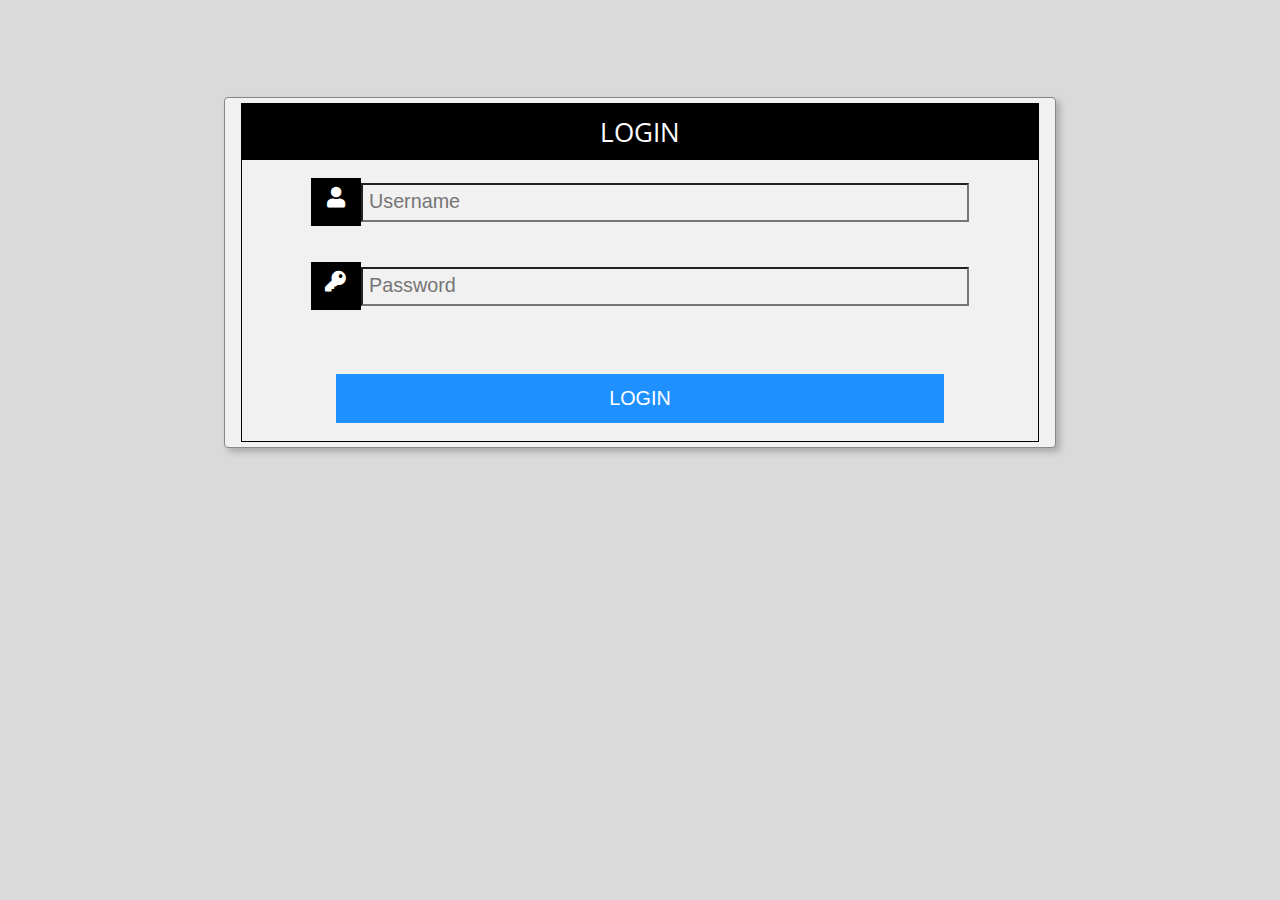
<file: admin/index.html>
<!DOCTYPE html>
<html lang="en">
<head>
	<link rel="stylesheet" type="text/css" href="style.css">
	<title>Admin Portal</title>
	<meta name="viewport" content="width=device-width, initial-scale=1">

	<!-- IMPORT FONTS -->
	<link href="https://fonts.googleapis.com/css?family=Open+Sans+Condensed:300|Open+Sans&display=swap" rel="stylesheet">

	<!-- ICONS !-->
	<link rel="stylesheet" href="https://fonts.googleapis.com/icon?family=Material+Icons">
	<link rel="stylesheet" href="https://cdnjs.cloudflare.com/ajax/libs/font-awesome/4.7.0/css/font-awesome.min.css">
	<link rel='stylesheet' href='https://use.fontawesome.com/releases/v5.7.0/css/all.css'>

	<!-- JQuery -->
	<script src="https://ajax.googleapis.com/ajax/libs/jquery/3.4.0/jquery.min.js"></script>

    <script>

      $(document).ready(function(){
      	//$('form').submit(false);
      	$('#menu').css('display', 'none');
      	$('.res').css('display', 'none');
      	$('.popup').css('display', 'none');

        var user,pass,token;
        $(".login").on("submit","#login-submit",function(e){
          e.preventDefault();
          user=$("#login-username").val();
          pass=$("#login-password").val();
          //$('#login-err').text(user+" " +pass);
          $.post("https://iic.devclub.in/login",{username: user,password: pass}, function(data){
            if(data.status){
            	token=data.data.token;
            	$('#login-err').css('color','green');
            	$('#login-err').text("Logging in...");
            	$.ajax({
            	    url: 'https://iic.devclub.in/api/admin',
            	    type: 'get',
            	    
            	    headers: {
            	        Authorization: token
            	    },
            	    dataType: 'json',
            	    success: function (data) {
            	        //console.info(data);
            	    }
            	});
            	$('.login').fadeOut(function(){
            		$('title').text(user+" | Admin Portal");
            		$('#menu').slideDown();
            	});



            }
            else
              {
                //alert("errored");
                $('#login-err').css('color','red');
                $('#login-err').text(data.message);
              }  
              //console.info(data);      
          });
        });

        $.Edit = function(what,id){ 

        	if (what=="events"){
        		$.ajax({
	                 url: 'https://iic.devclub.in/api/admin/events/'+id,
	                 type: 'get',
            	    
            	    headers: {
            	        Authorization: token  
            	    },
            	    dataType: 'json',
	                 success: function (data) {
	                 	//$('.popup div').html("");
	                 	//$('.popup div').append("<table border='1'></table>");
	                 	//$('.popup div table').append("<tr><td>title</td><td><input type='text' ")
	                 	alert("Full feature coming soon! see console for now...");
	                     console.info(data);
	                 }
	             });
        	}
           }

         $(".tab-item").click(function(){

	    	$('.tab>div').removeClass('selected');
	    	$(this).addClass('selected');
	    });


         $("#menu-resources").click(function(){
	        $('.popup').html('').fadeOut();
	        $.ajax({
	                 url: 'https://iic.devclub.in/api/admin/resources',
	                 type: 'get',
            	    
            	    headers: {
            	        Authorization: token  //for object property name, use quoted notation shown
            	    },

            	    dataType: 'json',
	                 success: function (data) {
	                     console.info(data);
	                 }
	             });
	    });





	     /*EVENTS MENU */

	    $("#menu-events").click(function(){
	        $('.popup').html('').fadeOut();
	        $.ajax({
	                 url: 'https://iic.devclub.in/api/admin/events',
	                 type: 'get',
            	    
            	    headers: {
            	        Authorization: token  
            	    },
            	    dataType: 'json',
	                 success: function (data) {
	                     $(".res").html("<a class='btn add' id='addnewevent-btn'><i class='fa fa-plus'></i>Add Event</a><table border='1'><thead><tr><th class='sticky'>Title</th><th>Date</th><th>Time</th><th>Venue</th><th>Organiser</th><th>onGoing</th><th></th></thead><tbody></tbody></table>");


	                 	let authors = data.data;
	                 	
	                 	authors.map(function(author) {
	                 		
	                 		$(".res>table tbody").append("<tr><td class='sticky'>"+`${author.metaData.title}`+"</td><td>"+`${author.metaData.eventDate}`+"</td><td>"+`${author.metaData.eventTime}`+"</td><td>"+`${author.metaData.venue}`+"</td><td>"+`${author.metaData.organiser}`+"</td><td>"+`${author.onGoing}`+"</td><td><a class='btn' id='event-edit'>Update</a><input value='"+`${author._id}`+"' readonly='true' hidden='true'><a class='btn event-rem'>Remove</a></td></tr>");});
	                 	    
						 $('.res').fadeIn();
	                     console.info(data);
	                 }
	             });
	    });


	    /* ADD NEW EVENT POPUP*/

	    $('.res').on('click','a#addnewevent-btn',function(){
	    	   	$('.popup').html('').fadeOut();
	    	                 	    	
     			$('.popup').html("<form enctype='multipart/form-data' class='popup-content animate' id='newevent-submit'><div class='box'><div class='h'>Add Event<span onclick=\"$('.popup').html('').fadeOut()\" class='close' style=' float: right;'>&times</span></div><div><label for='newevent-title'><div class='icon'><i class='fa fa-building'></i></div><input type='text' id='newevent-title' placeholder='Event Name' required='true'></label></div><div><label for='newevent-date'><div class='icon'><i class='fa fa-calender'></i></div><input type='date' id='newevent-date' placeholder='Date' required='true'></label></div><div><label for='newevent-time'><div class='icon'><i class='fa fa-clock-o'></i></div><input type='time' id='newevent-time' placeholder='Time' required='true'></label></div><div><label for='newevent-venue'><div class='icon'><i class='fa fa-map-marker'></i></div><input type='text' id='newevent-venue' placeholder='Venue' required='true'></label></div><div><label for='newevent-organiser'><div class='icon'><i class='fa fa-map-user-group'></i></div><input type='text' id='newevent-organiser' placeholder='Organiser' required='true'></label></div><div><label for='newevent-body'><div class='icon'><i class='fa fa-letter'></i></div><textarea id='newevent-body' placeholder='Description' required='true' ></textarea></label></div><div><label for='newevent-ongoing'><div class='icon'><i class='fa fa-eye'></i></div><select id='newevent-ongoing' required='true'><option value=''>- onGoing? -</option><option value='true'>true</option><option value='false'>false</option></select></label></div><input type='file' id='newevent-img' accept='image/*'></label><img src='' id='newevent-img-preview' style='width: 100px; height: auto;' /><div><input type='submit' ></div></div></form>");

	    	        $('.popup').fadeIn();
	    	    });


	    /* SUMBIT NEW EVENT from popup */

    	$(".popup").on("submit","#newevent-submit",function(e){
	     	e.preventDefault();

	    	var title_newevent= $('#newevent-title').val(),
            	    	date_newevent= $('#newevent-date').val(),
            	    	time_newevent= $('#newevent-time').val(),
            	    	venue_newevent= $('#newevent-venue').val(),
            	    	organiser_newevent= $('#newevent-organiser').val(),
            	    	ongoing_newevent= $('#newevent-ongoing').val(),
            	    	body_newevent= $('#newevent-body').val();

            	    	 $.ajax({
		                 url: 'https://iic.devclub.in/api/admin/events',
		                 type: 'post',
	            	    
	            	    headers: {
	            	        Authorization: token
	            	    },
	            	    data: {
	            	    	metaData : {
	            	    		title: title_newevent,
	            	    		eventDate: date_newevent,
	            	    		eventTime: time_newevent,
	            	    		organiser: organiser_newevent,
	            	    		venue: venue_newevent
	            	    	},
	            	    	body: body_newevent,
	            	    	onGoing: ongoing_newevent,
	            	    	hidden: 'false'
	            	    	

	            	    },
	            	    dataType: 'json',
		                success: function (data) {
		                	
		            	    //Security issue to be seen (exploiting updp.php ny crossscripting)
		            	   if ($( '#newevent-img' )!='') {
		            	    
			            	    var form_data=new FormData();
			            	    form_data.append('img', $( '#newevent-img' )[0].files[0]);
			            	    form_data.append('type','events');
			            	    form_data.append('fid',data.data._id);
			            	    
			                    $.ajax({
					            url : "updp.php",
					            type: "POST",
					            data:  form_data,
					            contentType: false,
					            cache: false,
					            processData:false,
					           
					            
					            });
			                }
				            
				            $('.popup').html('').fadeOut();
		                	$('#menu-events').trigger('click');
		                    console.log(data);
		                    
		                 },
		                 error: function(xhr, textStatus, errorThrown) {alert(errorThrown);}
		             });
                    
	    });


	     /* Edit EVENT detail */

	    $('.res').on('click','a#event-edit',function(){
	    	   	$('.popup').html('').fadeOut();
	    	   	var event_edit_id=$(this).next().val();

	    	   	$.ajax({
	                 url: 'https://iic.devclub.in/api/admin/events/'+event_edit_id,
	                 type: 'get',
            	    
            	    headers: {
            	        Authorization: token 
            	    },
            	    dataType: 'json',
	                 success: function (data) {

	                 	let authors = data.data;

	                 		$('.popup').html('').fadeOut();

	                 		$('.popup').html("<form enctype='multipart/form-data' class='popup-content animate' id='event-submit'><div class='box'><div class='h'>Update Event<span onclick=\"$('.popup').html('').fadeOut()\" class='close' style=' float: right;'>&times</span></div><div><label for='event-title'><div class='icon'><i class='fa fa-building'></i></div><input type='text' id='event-title' placeholder='Event Name' required='true'></label></div><div><label for='event-date'><div class='icon'><i class='fa fa-calender'></i></div><input type='date' id='event-date' placeholder='Date' required='true'></label></div><div><label for='event-time'><div class='icon'><i class='fa fa-clock-o'></i></div><input type='time' id='event-time' placeholder='Time' required='true'></label></div><div><label for='event-venue'><div class='icon'><i class='fa fa-map-marker'></i></div><input type='text' id='event-venue' placeholder='Venue' required='true'></label></div><div><label for='event-organiser'><div class='icon'><i class='fa fa-map-user-group'></i></div><input type='text' id='event-organiser' placeholder='Organiser' required='true'></label></div><div><label for='event-body'><div class='icon'><i class='fa fa-letter'></i></div><textarea id='event-body' placeholder='Description' required='true' ></textarea></label></div><div><label for='event-ongoing'><div class='icon'><i class='fa fa-eye'></i></div><select id='event-ongoing' required='true'><option value=''>- onGoing? -</option><option value='true'>true</option><option value='false'>false</option></select></label></div><input type='file' id='event-img' accept='image/*'></label><img src='' id='event-img-preview' style='width: 100px; height: auto;' /><div><input type='submit' ></div></div><input id='event-id' readonly='true' hidden='true'></form>");
	                 	    	
	     						$('#event-id').val(event_edit_id);


    							$('#event-title').val(`${authors.metaData.title}`);
    							$('#event-date').val(`${authors.metaData.eventDate}`);
    							$('#event-time').val(`${authors.metaData.eventTime}`);
    							$('#event-venue').val(`${authors.metaData.venue}`);
    							$('#event-organiser').val(`${authors.metaData.organiser}`);
    	            	    	$('#event-body').val(`${authors.body}`);
    	            	    	$('#event-ongoing').val(`${authors.onGoing}`);


	                 	    	$('.popup').fadeIn();



	                            
	                     console.info(data);
	           
	             }
	    	});
	    	                 	    
	   	});





    	/* SUMBIT EDIT EVENT from popup */

	   	    	$(".popup").on("submit","#event-submit",function(e){
	   		     	e.preventDefault();

	   		    	var event_edit_id=$('#event-id').val(),
	   		    		title_event= $('#event-title').val(),
            	    	date_event= $('#event-date').val(),
            	    	time_event= $('#event-time').val(),
            	    	venue_event= $('#event-venue').val(),
            	    	organiser_event= $('#event-organiser').val(),
            	    	ongoing_event= $('#event-ongoing').val(),
            	    	body_event= $('#event-body').val();


	   	            	    	 $.ajax({
	   			                 url: 'https://iic.devclub.in/api/admin/events/'+event_edit_id,
	   			                 type: 'post',
	   		            	    
	   		            	    headers: {
	   		            	        Authorization: token
	   		            	    },
	   		            	    data: {

	   		            	    	metaData : {
			            	    		title: title_event,
			            	    		eventDate: date_event,
			            	    		eventTime: time_event,
			            	    		organiser: organiser_event,
			            	    		venue: venue_event
			            	    	},
			            	    	body: body_event,
			            	    	onGoing: ongoing_event,
			            	    	hidden: 'false'

	   		            	    },
	   		            	    dataType: 'json',
	   			                success: function (data) {
	   			                	
	   			            	    //Security issue to be seen (exploiting updp.php ny crossscripting)

	   			            	    if ($( '#event-img' ).val()!=''){
		   			            	    //Do if uploadis not empty!!
		   			            	    var form_data=new FormData();
		   			            	    form_data.append('img', $( '#event-img' )[0].files[0]);
		   			            	    form_data.append('type','events');
		            	    			form_data.append('fid',data.data._id);
		   			            	    

		   			                    $.ajax({
		   					            url : "updp.php",
		   					            type: "POST",
		   					            data:  form_data,
		   					            contentType: false,
		   					            cache: false,
		   					            processData:false,
		   					           
		   					            
		   					            });
		   			                }
	   					            $('.popup').html('').fadeOut();
	   			                	$('#menu-events').trigger('click');
	   			                    console.log(data);
	   			                 },
	   			                 error: function(xhr, textStatus, errorThrown) {alert(errorThrown);}
	   			             });
	   	                    
	   		    });


	    /* REMOVE EVENT startup  */

	     $(".res").on("click",".event-rem",function(){

	     if (confirm("You are about to remove a event and this process is irreversible! Are you sure you have taken the right step?")) {


	     	var event_edit_id=$(this).prev().val();
	    	


            	    	 $.ajax({
		                 url: 'https://iic.devclub.in/api/admin/events/'+event_edit_id,
		                 type: 'delete',
	            	    
	            	    headers: {
	            	        Authorization: token
	            	    },
	            	    
	            	    dataType: 'json',
		                success: function (data) {

		                	$('#menu-events').trigger('click');
		                	
		            	    //Security issue to be seen (exploiting updp.php ny crossscripting)
		            	   
		            	    var type="events";
		                    $.ajax({
				            url : "remdp.php",
				            type: "POST",
				            data:  {fid:event_edit_id,type:type},
				            cache: false				            
				            });
		                	
		                    console.log(data);
		                 },
		                 error: function(xhr, textStatus, errorThrown) {alert(errorThrown);}
		             });
			}
	    });
























 /*SPONSOR MENU */

	    $("#menu-sponsors").click(function(){
	        $('.popup').html('').fadeOut();
	        $.ajax({
	                 url: 'https://iic.devclub.in/api/admin/sponsors',
	                 type: 'get',
            	    
            	    headers: {
            	        Authorization: token  
            	    },
            	    dataType: 'json',
	                 success: function (data) {
	                     $(".res").html("<a class='btn add' id='addnewsponsor-btn'><i class='fa fa-plus'></i>Add Sponsor</a><table border='1'><thead><tr><th class='sticky'>Name</th><th></th></thead><tbody></tbody></table>");


	                 	let authors = data.data;
	                 	
	                 	authors.map(function(author) {
	                 		$(".res>table tbody").append("<tr><td class='sticky'>"+`${author.name}`+"</td><td><a class='btn' id='sponsor-edit'>Update</a><input value='"+`${author._id}`+"' readonly='true' hidden='true'><a class='btn sponsor-rem'>Remove</a></td></tr>");});
	                 	    
						 $('.res').fadeIn();
	                     console.info(data);
	                 }
	             });
	    });


	    /* ADD NEW SPONSOR POPUP*/

	    $('.res').on('click','a#addnewsponsor-btn',function(){
	    	   	$('.popup').html('').fadeOut();
	    	                 	    	
     			$('.popup').html("<form enctype='multipart/form-data' class='popup-content animate' id='newsponsor-submit'><div class='box'><div class='h'>Add Sponsor<span onclick=\"$('.popup').html('').fadeOut()\" class='close' style=' float: right;'>&times</span></div><div><label for='newsponsor-name'><div class='icon'><i class='fa fa-building'></i></div><input type='text' id='newsponsor-name' placeholder='Name' required='true'></label></div><div><label><input type='file' id='newsponsor-img' accept='image/*' required='true'></label></div><img src='' id='newsponsor-img-preview' style='width: 100px; height: auto;' /><div><input type='submit' ></div></div></form>");

	    	        $('.popup').fadeIn();
	    	    });


	    /* SUMBIT NEW SPONSOR from popup */

    	$(".popup").on("submit","#newsponsor-submit",function(e){
	     	e.preventDefault();

	    	var name_newsponsor= $('#newsponsor-name').val();


            	    $.ajax({
		                 url: 'https://iic.devclub.in/api/admin/sponsors',
		                 type: 'post',
	            	    
	            	    headers: {
	            	        Authorization: token
	            	    },
	            	    data: {
	            	    	name: name_newsponsor,
	            	    	hidden: 'false'
	            	    },
	            	    dataType: 'json',
		                success: function (data) {
		                	
		            	    //Security issue to be seen (exploiting updp.php ny crossscripting)
		            	    
			            	    var form_data=new FormData();
			            	    form_data.append('img', $( '#newsponsor-img' )[0].files[0]);
			            	    form_data.append('type','sponsors');
			            	    form_data.append('fid',data.data._id);
			            	    
			                    $.ajax({
					            url : "updp.php",
					            type: "POST",
					            data:  form_data,
					            contentType: false,
					            cache: false,
					            processData:false,
					           
					            
					            });
			                
				            
				            $('.popup').html('').fadeOut();
		                	$('#menu-sponsors').trigger('click');
		                    console.log(data);
		                    
		                 },
		                 error: function(xhr, textStatus, errorThrown) {alert(errorThrown);}
		             });
                    
	    });


	     /* Edit SPONSOR detail */

	    $('.res').on('click','a#sponsor-edit',function(){
	    	   	$('.popup').html('').fadeOut();
	    	   	var sponsor_edit_id=$(this).next().val();

	    	   	$.ajax({
	                 url: 'https://iic.devclub.in/api/admin/sponsors/'+sponsor_edit_id,
	                 type: 'get',
            	    
            	    headers: {
            	        Authorization: token 
            	    },
            	    dataType: 'json',
	                 success: function (data) {

	                 	let authors = data.data;

	                 		$('.popup').html('').fadeOut();

     						$('.popup').html("<form enctype='multipart/form-data' class='popup-content animate' id='sponsor-submit'><div class='box'><div class='h'>Update Sponsor<span onclick=\"$('.popup').html('').fadeOut()\" class='close' style=' float: right;'>&times</span></div><div><label for='sponsor-name'><div class='icon'><i class='fa fa-building'></i></div><input type='text' id='sponsor-name' placeholder='Name' required='true'></label></div><div><label><input type='file' id='sponsor-img' accept='image/*'></label></div><img src='' id='sponsor-img-preview' style='width: 100px; height: auto;' /><div><input id='sponsor-id' readonly='true' hidden='true'><input type='submit' ></div></div></form>");
	                 	    	
	     						$('#sponsor-id').val(sponsor_edit_id);


	                 	    	$('#sponsor-name').val(`${authors.name}`);

	                 	    	$('.popup').fadeIn();



	                            
	                     console.info(data);
	           
	             }
	    	});
	    	                 	    
	   	});





    	/* SUMBIT EDIT SPONSOR  from popup */

	   	    	$(".popup").on("submit","#sponsor-submit",function(e){
	   		     	e.preventDefault();

	   		    	var sponsor_edit_id=$('#sponsor-id').val(),
	   		    				name_sponsor= $('#sponsor-name').val();


	   	            	    	 $.ajax({
	   			                 url: 'https://iic.devclub.in/api/admin/sponsors/'+sponsor_edit_id,
	   			                 type: 'post',
	   		            	    
	   		            	    headers: {
	   		            	        Authorization: token
	   		            	    },
	   		            	    data: {
	   		            	    	name: name_sponsor,
	   		            	    	hidden: 'false'

	   		            	    },
	   		            	    dataType: 'json',
	   			                success: function (data) {
	   			                	
	   			            	    //Security issue to be seen (exploiting updp.php ny crossscripting)

	   			            	    if ($( '#sponsor-img' ).val()!=''){
		   			            	    //Do if uploadis not empty!!
		   			            	    var form_data=new FormData();
		   			            	    form_data.append('img', $( '#sponsor-img' )[0].files[0]);
		   			            	    form_data.append('type','sponsors');
		            	    			form_data.append('fid',data.data._id);
		   			            	    

		   			                    $.ajax({
		   					            url : "updp.php",
		   					            type: "POST",
		   					            data:  form_data,
		   					            contentType: false,
		   					            cache: false,
		   					            processData:false,
		   					           
		   					            
		   					            });
		   			                }
	   					            $('.popup').html('').fadeOut();
	   			                	$('#menu-sponsors').trigger('click');
	   			                    console.log(data);
	   			                 },
	   			                 error: function(xhr, textStatus, errorThrown) {alert(errorThrown);}
	   			             });
	   	                    
	   		    });


	    /* REMOVE SPONSOR  */

	     $(".res").on("click",".sponsor-rem",function(){

	     if (confirm("You are about to remove a sponsor and this process is irreversible! Are you sure you have taken the right step?")) {


	     	var sponsor_edit_id=$(this).prev().val();
	    	


            	    	 $.ajax({
		                 url: 'https://iic.devclub.in/api/admin/sponsors/'+sponsor_edit_id,
		                 type: 'delete',
	            	    
	            	    headers: {
	            	        Authorization: token
	            	    },
	            	    
	            	    dataType: 'json',
		                success: function (data) {

		                	$('#menu-sponsors').trigger('click');
		                	
		            	    //Security issue to be seen (exploiting updp.php ny crossscripting)
		            	   
		            	    var type="sponsors";
		                    $.ajax({
				            url : "remdp.php",
				            type: "POST",
				            data:  {fid:sponsor_edit_id,type:type},
				            cache: false				            
				            });
		                	
		                    console.log(data);
		                 },
		                 error: function(xhr, textStatus, errorThrown) {alert(errorThrown);}
		             });
			}
	    });



























	    





	   

	    /*SHOWCASE MENU */

	    $("#menu-showcase").click(function(){
	        $('.popup').html('').fadeOut();
	        $.ajax({
	                 url: 'https://iic.devclub.in/api/admin/showcase',
	                 type: 'get',
            	    
            	    headers: {
            	        Authorization: token  
            	    },
            	    dataType: 'json',
	                 success: function (data) {
	                     $(".res").html("<a class='btn add' id='addnewshowcase-btn'><i class='fa fa-plus'></i>Add Startup</a><table border='1'><thead><tr><th class='sticky'>Name</th><th>Founder</th><th>Website</th><th></th></thead><tbody></tbody></table>");


	                 	let authors = data.data;
	                 	
	                 	authors.map(function(author) {
	                 		let authorM = author.metaData;
	                 		var url_bool='NA';
	                 		if (`${authorM.url}`!='')
	                 			url_bool='Available';
	                 		$(".res>table tbody").append("<tr><td class='sticky'>"+`${authorM.title}`+"</td><td>"+`${authorM.founder}`+"</td><td>"+url_bool+"</td><td><a class='btn' id='showcase-edit'>Update</a><input value='"+`${author._id}`+"' readonly='true' hidden='true'><a class='btn showcase-rem'>Remove</a></td></tr>");});
	                 	    
						 $('.res').fadeIn();
	                     console.info(data);
	                 }
	             });
	    });


	    /* ADD NEW STARTUP POPUP*/

	    $('.res').on('click','a#addnewshowcase-btn',function(){
	    	   	$('.popup').html('').fadeOut();
	    	                 	    	
     			$('.popup').html("<form enctype='multipart/form-data' class='popup-content animate' id='newshowcase-submit'><div class='box'><div class='h'>Add Startup<span onclick=\"$('.popup').html('').fadeOut()\" class='close' style=' float: right;'>&times</span></div><div><label for='newshowcase-title'><div class='icon'><i class='fa fa-building'></i></div><input type='text' id='newshowcase-title' placeholder='Startup Name' required='true'></label></div><div><label for='newshowcase-founder'><div class='icon'><i class='fa fa-user-tie'></i></div><input type='text' id='newshowcase-founder' placeholder='Founder'></label></div><div><label for='newshowcase-url'><div class='icon'><i class='fa fa-at'></i></div><input type='url' id='newshowcase-url' placeholder='Website'></label></div><div><label for='newshowcase-body'><div class='icon'><i class='fa fa-letter'></i></div><textarea id='newshowcase-body' placeholder='Short Story' required='true' row='9'></textarea></label></div><div><label><input type='file' id='newshowcase-img' accept='image/*'></label></div><img src='' id='newshowcase-img-preview' style='width: 100px; height: auto;' /><div><input type='submit' ></div></div></form>");

     				//$('.popup form').submit(false);
	    	        $('.popup').fadeIn();
	    	    });


	    /* SUMBIT NEW STARTUP from popup */

    	$(".popup").on("submit","#newshowcase-submit",function(e){
	     	e.preventDefault();

	    	var title_newshowcase= $('#newshowcase-title').val(),
            	    	founder_newshowcase= $('#newshowcase-founder').val(),
            	    	url_newshowcase= $('#newshowcase-url').val(),
            	    	body_newshowcase= $('#newshowcase-body').val();


            	    	 $.ajax({
		                 url: 'https://iic.devclub.in/api/admin/showcase',
		                 type: 'post',
	            	    
	            	    headers: {
	            	        Authorization: token
	            	    },
	            	    data: {
	            	    	metaData : {
	            	    		title: title_newshowcase,
	            	    		founder: founder_newshowcase,
	            	    		url: url_newshowcase
	            	    	},
	            	    	body: body_newshowcase,
	            	    	hidden: 'false'
	            	    	

	            	    },
	            	    dataType: 'json',
		                success: function (data) {
		                	
		            	    //Security issue to be seen (exploiting updp.php ny crossscripting)
		            	   if ($( '#newshowcase-img' )!='') {
		            	    
			            	    var form_data=new FormData();
			            	    form_data.append('img', $( '#newshowcase-img' )[0].files[0]);
			            	    form_data.append('type','showcase');
			            	    form_data.append('fid',data.data._id);
			            	    
			                    $.ajax({
					            url : "updp.php",
					            type: "POST",
					            data:  form_data,
					            contentType: false,
					            cache: false,
					            processData:false,
					           
					            
					            });
			                }
				            
				            $('.popup').html('').fadeOut();
		                	$('#menu-showcase').trigger('click');
		                    console.log(data);
		                    
		                 },
		                 error: function(xhr, textStatus, errorThrown) {alert(errorThrown);}
		             });
                    
	    });


	     /* Edit SHOWCASE startup detail */

	    $('.res').on('click','a#showcase-edit',function(){
	    	   	$('.popup').html('').fadeOut();
	    	   	var showcase_edit_id=$(this).next().val();

	    	   	$.ajax({
	                 url: 'https://iic.devclub.in/api/admin/showcase/'+showcase_edit_id,
	                 type: 'get',
            	    
            	    headers: {
            	        Authorization: token 
            	    },
            	    dataType: 'json',
	                 success: function (data) {

	                 	let authors = data.data;

	                 		$('.popup').html('').fadeOut();

     						$('.popup').html("<form enctype='multipart/form-data' class='popup-content animate' id='showcase-submit'><div class='box'><div class='h'>Update Startup<span onclick=\"$('.popup').html('').fadeOut()\" class='close' style=' float: right;'>&times</span></div><div><label for='showcase-title'><div class='icon'><i class='fa fa-building'></i></div><input type='text' id='showcase-title' placeholder='Startup Name' required='true'></label></div><div><label for='showcase-founder'><div class='icon'><i class='fa fa-user-tie'></i></div><input type='text' id='showcase-founder' placeholder='Founder'></label></div><div><label for='showcase-url'><div class='icon'><i class='fa fa-at'></i></div><input type='url' id='showcase-url' placeholder='Website'></label></div><div><label for='showcase-body'><div class='icon'><i class='fa fa-letter'></i></div><textarea id='showcase-body' placeholder='Short Story' required='true' row='9'></textarea></label></div><div><label><input type='file' id='showcase-img' accept='image/*'></label></div><img src='' id='showcase-img-preview' style='width: 100px; height: auto;' /><div><input id='showcase-id' readonly='true' hidden='true'><input type='submit' ></div></div></form>");
	                 	    	
	     						$('#showcase-id').val(showcase_edit_id);


	                 	    	$('#showcase-title').val(`${authors.metaData.title}`);
	                 	    	$('#showcase-founder').val(`${authors.metaData.founder}`);
	                 	    	$('#showcase-url').val(`${authors.metaData.url}`);
	                 	    	$('#showcase-body').val(`${authors.body}`);

	                 	    	$('.popup').fadeIn();



	                            
	                     console.info(data);
	           
	             }
	    	});
	    	                 	    
	   	});





    	/* SUMBIT EDIT SHOWCASE startup from popup */

	   	    	$(".popup").on("submit","#showcase-submit",function(e){
	   		     	e.preventDefault();

	   		    	var showcase_edit_id=$('#showcase-id').val(),
	   		    				title_showcase= $('#showcase-title').val(),
	   	            	    	founder_showcase= $('#showcase-founder').val(),
	   	            	    	url_showcase= $('#showcase-url').val(),
	   	            	    	body_showcase= $('#showcase-body').val();


	   	            	    	 $.ajax({
	   			                 url: 'https://iic.devclub.in/api/admin/showcase/'+showcase_edit_id,
	   			                 type: 'post',
	   		            	    
	   		            	    headers: {
	   		            	        Authorization: token
	   		            	    },
	   		            	    data: {

	   		            	    	metaData : {
	   		            	    		title: title_showcase,
	   		            	    		founder: founder_showcase,
	   		            	    		url: url_showcase
	   		            	    	},
	   		            	    	body: body_showcase,
	   		            	    	hidden: 'false'

	   		            	    },
	   		            	    dataType: 'json',
	   			                success: function (data) {
	   			                	
	   			            	    //Security issue to be seen (exploiting updp.php ny crossscripting)

	   			            	    if ($( '#showcase-img' ).val()!=''){
		   			            	    //Do if uploadis not empty!!
		   			            	    var form_data=new FormData();
		   			            	    form_data.append('img', $( '#showcase-img' )[0].files[0]);
		   			            	    form_data.append('type','showcase');
		            	    			form_data.append('fid',data.data._id);
		   			            	    

		   			                    $.ajax({
		   					            url : "updp.php",
		   					            type: "POST",
		   					            data:  form_data,
		   					            contentType: false,
		   					            cache: false,
		   					            processData:false,
		   					           
		   					            
		   					            });
		   			                }
	   					            $('.popup').html('').fadeOut();
	   			                	$('#menu-showcase').trigger('click');
	   			                    console.log(data);
	   			                 },
	   			                 error: function(xhr, textStatus, errorThrown) {alert(errorThrown);}
	   			             });
	   	                    
	   		    });


	    /* REMOVE SHOWCASE startup  */

	     $(".res").on("click",".showcase-rem",function(){

	     if (confirm("You are about to remove a startup from showcase and this process is irreversible! Are you sure you have taken the right step?")) {


	     	var showcase_edit_id=$(this).prev().val();
	    	


            	    	 $.ajax({
		                 url: 'https://iic.devclub.in/api/admin/showcase/'+showcase_edit_id,
		                 type: 'delete',
	            	    
	            	    headers: {
	            	        Authorization: token
	            	    },
	            	    
	            	    dataType: 'json',
		                success: function (data) {

		                	$('#menu-showcase').trigger('click');
		                	
		            	    //Security issue to be seen (exploiting updp.php ny crossscripting)
		            	   
		            	    var type="showcase";
		                    $.ajax({
				            url : "remdp.php",
				            type: "POST",
				            data:  {fid:showcase_edit_id,type:type},
				            cache: false				            
				            });
		                	
		                    console.log(data);
		                 },
		                 error: function(xhr, textStatus, errorThrown) {alert(errorThrown);}
		             });
			}
	    });



	    /*BLOG MENU */

	    $("#menu-blogs").click(function(){
	        $('.popup').html('').fadeOut();
	        $.ajax({
	                 url: 'https://iic.devclub.in/api/admin/blog',
	                 type: 'get',
            	    
            	    headers: {
            	        Authorization: token  
            	    },
            	    dataType: 'json',
	                 success: function (data) {
	                     $(".res").html("<a class='btn add' id='addnewblog-btn'><i class='fa fa-plus'></i>Add Blog Post</a><table border='1'><thead><tr><th class='sticky'>Title</th><th>Author</th><th>Organisation</th><th></th></thead><tbody></tbody></table>");


	                 	let authors = data.data;
	                 	
	                 	authors.map(function(author) {
	                 		let authorM = author.metaData;
	                 		$(".res>table tbody").append("<tr><td class='sticky'>"+`${authorM.title}`+"</td><td>"+`${authorM.author}`+"</td><td>"+`${authorM.organisation}`+"</td><td><a class='btn' id='blog-edit'>Update</a><input value='"+`${author._id}`+"' readonly='true' hidden='true'><a class='btn blog-rem'>Remove</a></td></tr>");});
	                 	    
						 $('.res').fadeIn();
	                     console.info(data);
	                 }
	             });
	    });


	    /* ADD NEW POST POPUP*/

	    $('.res').on('click','a#addnewblog-btn',function(){
	    	   	$('.popup').html('').fadeOut();
	    	                 	    	
     			$('.popup').html("<form enctype='multipart/form-data' class='popup-content animate' id='newblog-submit'><div class='box'><div class='h'>Add Post<span onclick=\"$('.popup').html('').fadeOut()\" class='close' style=' float: right;'>&times</span></div><div><label for='newblog-title'><div class='icon'><i class='fa fa-user-tie'></i></div><input type='text' id='newblog-title' placeholder='Title' required='true'></label></div><div><label for='newblog-organisation'><div class='icon'><i class='fa fa-building'></i></div><select id='newblog-organisation' required='true'><option value=''>-SELECT Organisation-</option><option value='EDC'>EDC</option><option value='IIC'>IIC</option><option value='SInC'>SInC</option></select></label></div><div><label for='newblog-author'><div class='icon'><i class='fa fa-at'></i></div><input type='text' id='newblog-author' required='true' placeholder='Author'></label></div><div><label for='newblog-body'><div class='icon'><i class='fa fa-letter'></i></div><textarea id='newblog-body' placeholder='Body' required='true' row='9'></textarea></label></div><div><label><input type='file' id='newblog-img' accept='image/*'></label></div><img src='' id='newteammem-dp-preview' style='width: 100px; height: auto;' /><div><input type='submit' ></div></div></form>");

     				//$('.popup form').submit(false);
	    	        $('.popup').fadeIn();
	    	    });


	    /* SUMBIT NEW TEAM MEM from popup */

    	$(".popup").on("submit","#newblog-submit",function(e){
	     	e.preventDefault();

	    	var title_newblog= $('#newblog-title').val(),
            	    	organisation_newblog= $('#newblog-organisation').val(),
            	    	author_newblog= $('#newblog-author').val(),
            	    	body_newblog= $('#newblog-body').val();


            	    	 $.ajax({
		                 url: 'https://iic.devclub.in/api/admin/blog',
		                 type: 'post',
	            	    
	            	    headers: {
	            	        Authorization: token
	            	    },
	            	    data: {
	            	    	metaData : {
	            	    		title: title_newblog,
	            	    		organisation: organisation_newblog,
	            	    		author: author_newblog
	            	    	},
	            	    	body: body_newblog,
	            	    	hidden: 'false'
	            	    	

	            	    },
	            	    dataType: 'json',
		                success: function (data) {
		                	
		            	    //Security issue to be seen (exploiting updp.php ny crossscripting)
		            	    if ($( '#newblog-img' ).val()!=''){

		            	    
			            	    var form_data=new FormData();
			            	    form_data.append('img', $( '#newblog-img' )[0].files[0]);
			            	    form_data.append('type','blog');
			            	    form_data.append('fid',data.data._id);
			            	    
			                    $.ajax({
					            url : "updp.php",
					            type: "POST",
					            data:  form_data,
					            contentType: false,
					            cache: false,
					            processData:false,
					           
					            
					            });
			                }
				            
				            $('.popup').html('').fadeOut();
		                	$('#menu-blogs').trigger('click');
		                    console.log(data);
		                    
		                 },
		                 error: function(xhr, textStatus, errorThrown) {alert(errorThrown);}
		             });
                    
	    });


	     /* Edit BLOG post detail */

	    $('.res').on('click','a#blog-edit',function(){
	    	   	$('.popup').html('').fadeOut();
	    	   	var blog_edit_id=$(this).next().val();

	    	   	$.ajax({
	                 url: 'https://iic.devclub.in/api/admin/blog/'+blog_edit_id,
	                 type: 'get',
            	    
            	    headers: {
            	        Authorization: token 
            	    },
            	    dataType: 'json',
	                 success: function (data) {

	                 	let authors = data.data;

	                 		$('.popup').html('').fadeOut();

	                 		$('.popup').html("<form enctype='multipart/form-data' class='popup-content animate' id='blog-submit'><div class='box'><div class='h'>Edit Blog Post<span onclick=\"$('.popup').html('').fadeOut()\" class='close' style=' float: right;'>&times</span></div><div><label for='blog-title'><div class='icon'><i class='fa fa-user-tie'></i></div><input type='text' id='blog-title' placeholder='Title' required='true'></label></div><div><label for='blog-organisation'><div class='icon'><i class='fa fa-building'></i></div><select id='blog-organisation' required='true'><option value=''>-SELECT Organisation-</option><option value='EDC'>EDC</option><option value='IIC'>IIC</option><option value='SInC'>SInC</option></select></label></div><div><label for='blog-author'><div class='icon'><i class='fa fa-at'></i></div><input type='text' id='blog-author' required='true' placeholder='Author'></label></div><div><label for='blog-body'><div class='icon'><i class='fa fa-letter'></i></div><textarea id='blog-body' placeholder='Body' required='true'  row='9'></textarea></label></div><div><label><input type='file' id='blog-img' accept='image/*'></label></div><img src='' id='newteammem-dp-preview' style='width: 100px; height: auto;' /><div><input type='submit' ></div></div><input id='blog-id' hidden='true' readonly='true'></form>");
	                 	    	
	     						$('#blog-id').val(blog_edit_id);


	                 	    	$('#blog-title').val(`${authors.metaData.title}`);
	                 	    	$('#blog-organisation').val(`${authors.metaData.organisation}`);
	                 	    	$('#blog-author').val(`${authors.metaData.author}`);
	                 	    	$('#blog-body').val(`${authors.body}`);

	                 	    	$('.popup').fadeIn();



	                            
	                     console.info(data);
	           
	             }
	    	});
	    	                 	    
	   	});





    	/* SUMBIT EDIT BLOG POST from popup */

	   	    	$(".popup").on("submit","#blog-submit",function(e){
	   		     	e.preventDefault();

	   		    	var blog_edit_id=$('#blog-id').val(),
	   		    				title_blog= $('#blog-title').val(),
	   	            	    	organisation_blog= $('#blog-organisation').val(),
	   	            	    	author_blog= $('#blog-author').val(),
	   	            	    	body_blog= $('#blog-body').val();


	   	            	    	 $.ajax({
	   			                 url: 'https://iic.devclub.in/api/admin/blog/'+blog_edit_id,
	   			                 type: 'post',
	   		            	    
	   		            	    headers: {
	   		            	        Authorization: token
	   		            	    },
	   		            	    data: {

	   		            	    	metaData : {
	   		            	    		title: title_blog,
	   		            	    		organisation: organisation_blog,
	   		            	    		author: author_blog
	   		            	    	},
	   		            	    	body: body_blog,
	   		            	    	hidden: 'false'

	   		            	    },
	   		            	    dataType: 'json',
	   			                success: function (data) {
	   			                	
	   			            	    //Security issue to be seen (exploiting updp.php ny crossscripting)

	   			            	    if ($( '#blog-img' ).val()!=''){
		   			            	    //Do if uploadis not empty!!
		   			            	    var form_data=new FormData();
		   			            	    form_data.append('img', $( '#blog-img' )[0].files[0]);
		   			            	    form_data.append('type','blog');
		            	    			form_data.append('fid',data.data._id);
		   			            	    

		   			                    $.ajax({
		   					            url : "updp.php",
		   					            type: "POST",
		   					            data:  form_data,
		   					            contentType: false,
		   					            cache: false,
		   					            processData:false,
		   					           
		   					            
		   					            });
		   			                }
	   					            $('.popup').html('').fadeOut();
	   			                	$('#menu-blogs').trigger('click');
	   			                    console.log(data);
	   			                 },
	   			                 error: function(xhr, textStatus, errorThrown) {alert(errorThrown);}
	   			             });
	   	                    
	   		    });


	    /* REMOVE BLOG POST  */

	     $(".res").on("click",".blog-rem",function(){

	     if (confirm("You are about to remove a blog post and this process is irreversible! Are you sure you have taken the right step?")) {


	     	var blog_edit_id=$(this).prev().val();
	    	


            	    	 $.ajax({
		                 url: 'https://iic.devclub.in/api/admin/blog/'+blog_edit_id,
		                 type: 'delete',
	            	    
	            	    headers: {
	            	        Authorization: token
	            	    },
	            	    
	            	    dataType: 'json',
		                success: function (data) {

		                	$('#menu-blogs').trigger('click');
		                	
		            	    //Security issue to be seen (exploiting updp.php ny crossscripting)
		            	   
		            	    var type="blog";
		                    $.ajax({
				            url : "remdp.php",
				            type: "POST",
				            data:  {fid:blog_edit_id,type:type},
				            cache: false				            
				            });
		                	
		                    console.log(data);
		                 },
		                 error: function(xhr, textStatus, errorThrown) {alert(errorThrown);}
		             });
			}
	    });


	    /* TEAM MENU CLICK, load add team mem and table */

	    $("#menu-team").click(function(){
	    	$('.popup').html('').fadeOut();
	        $.ajax({
	                 url: 'https://iic.devclub.in/api/admin/team',
	                 type: 'get',
            	    
            	    headers: {
            	        Authorization: token  
            	    },
            	    dataType: 'json',
	                 success: function (data) {
	                     $(".res").html("<a class='btn add' id='addnewteammem-btn'><i class='fa fa-plus'></i>Add Member</a><table border='1'><thead><tr><th class='sticky'>Name</th><th>Position</th><th>Organisation</th><th></th></thead><tbody></tbody></table>");


	                 	let authors = data.data;
	                 	authors.map(function(author) {
	                 		$(".res>table tbody").append("<tr><td class='sticky'>"+`${author.name}`+"</td><td>"+`${author.position}`+"</td><td>"+`${author.organisation}`+"</td><td><a class='btn' id='teammem-edit'>Update</a><input value='"+`${author._id}`+"' readonly='true' hidden='true'><a class='btn teammem-rem'>Remove</a></td></tr>");});
	                 	    
	                 	   
						 $('.res').fadeIn();
	                     console.info(data);
	                 }
	             });
	    });


	    /* ADD new TEAM MEM */
	    $('.res').on('click','a#addnewteammem-btn',function(){
	    	   	$('.popup').html('').fadeOut();
	    	                 	    	
     			$('.popup').html("<form enctype='multipart/form-data' class='popup-content animate' id='newteammem-submit'><div class='box'><div class='h'>Add User<span onclick=\"$('.popup').html('').fadeOut()\" class='close' style=' float: right;'>&times</span></div><div><label for='newteammem-name'><div class='icon'><i class='fa fa-user-tie'></i></div><input type='text' id='newteammem-name' placeholder='Name' required='true'></label></div><div><label for='newteammem-position'><div class='icon'><i class='fa fa-group'></i></div><select id='newteammem-position' required='true'><option value=''>-SELECT Position-</option><option value='Professor'>Professor</option><option value='Overall Coordinator'>Overall Coordinator</option><option value='Coordinator'>Coordinator</option><option value='Executive'>Executive</option><option value='Representative'>Representative</option><option value='Volunteer'>Volunteer</option></select></label></div><div><label for='newteammem-organisation'><div class='icon'><i class='fa fa-building'></i></div><select id='newteammem-organisation' required='true'><option value=''>-SELECT Organisation-</option><option value='EDC'>EDC</option><option value='IIC'>IIC</option><option value='SInC'>SInC</option></select></label></div><div><label for='newteammem-email'><div class='icon'><i class='fa fa-at'></i></div><input type='email' id='newteammem-email' required='true' placeholder='Email ID'></label></div><div><label for='newteammem-mobile'><div class='icon'><i class='fa fa-mobile'></i></div><input type='number' id='newteammem-mobile' placeholder='Mobile'></label></div><div><label for='newteammem-bio'><div class='icon'><i class='fa fa-letter'></i></div><textarea id='newteammem-bio' placeholder='Bio' required='true'></textarea></label></div><div><label for='newteammem-fb'><div class='icon'><i class='fa fa-facebook'></i></div><input type='url' id='newteammem-fb' placeholder='Facebook'></label></div><div><label for='newteammem-linkedin'><div class='icon'><i class='fa fa-linkedin'></i></div><input type='url' id='newteammem-linkedin' placeholder='Linkedin'></label></div><div><label><input type='file' id='newteammem-dp' accept='image/*'></label><img src='' id='newteammem-dp-preview' style='width: 100px; height: auto;' /></div><div><input type='submit' ></div></div></form>");

     				//$('.popup form').submit(false);
	    	        $('.popup').fadeIn();
	    	    });

	    /*
	    //Image preview
	    function readURL(input) {
        	if (input.files && input.files[0]) {
            	var reader = new FileReader();
            
            	reader.onload = function (e) {
                	$('#newteammem-dp-preview').attr('src', e.target.result);
            	}
            	reader.readAsDataURL(input.files[0]);
        	}
    	}
    	$("#newteammem-dp").change(function(){
     	   readURL(this);
    	});
    	*/

    	/* SUMBIT NEW TEAM MEM from popup */

    	$(".popup").on("submit","#newteammem-submit",function(e){
	     	e.preventDefault();

	    	var name_newteammem= $('#newteammem-name').val(),
            	    	position_newteammem= $('#newteammem-position').val() ,
            	    	organisation_newteammem= $('#newteammem-organisation').val(),
            	    	email_newteammem= $('#newteammem-email').val(),
            	    	mobile_newteammem= $('#newteammem-mobile').val(),
            	    	bio_newteammem= $('#newteammem-bio').val(),
            	    	fb_newteammem= $('#newteammem-fb').val();
            	    	linkedin_newteammem= $('#newteammem-linkedin').val();


            	    	 $.ajax({
		                 url: 'https://iic.devclub.in/api/admin/team',
		                 type: 'post',
	            	    
	            	    headers: {
	            	        Authorization: token
	            	    },
	            	    data: {
	            	    	name: name_newteammem,
	            	    	position: position_newteammem,
	            	    	organisation: organisation_newteammem,
	            	    	email: email_newteammem,
	            	    	contact: mobile_newteammem,
	            	    	url: { facebook: fb_newteammem, linkedin: linkedin_newteammem},
	            	    	bio: bio_newteammem,
	            	    	hidden: 'false'

	            	    },
	            	    dataType: 'json',
		                success: function (data) {
		                	
		                	if ($( '#newteammem-dp' ).val()!=''){
			            	    //Security issue to be seen (exploiting updp.php ny crossscripting)
			            	    
			            	    var form_data=new FormData();
			            	    form_data.append('img', $( '#newteammem-dp' )[0].files[0]);
			            	    form_data.append('type','team');
			            	    form_data.append('fid',data.data._id);		            	    
			                    $.ajax({
					            url : "updp.php",
					            type: "POST",
					            data:  form_data,
					            contentType: false,
					            cache: false,
					            processData:false,
					           
					            
					            });
			                }
				            $('.popup').html('').fadeOut();
		                	$('#menu-team').trigger('click');
		                    console.log(data);
		                 },
		                 error: function(xhr, textStatus, errorThrown) {alert(errorThrown);}
		             });
                    
	    });

	    /* REMOVE TEAM MEM */

	     $(".res").on("click",".teammem-rem",function(){

	     	if (confirm("You are about to remove a team member and this process is irreversible! Are you sure you have taken the right step?")) {
	     	    	var user_edit_id=$(this).prev().val();
	    	
	     				var type="team";

	     				$('#menu-team').trigger('click');

            	    	 $.ajax({
		                 url: 'https://iic.devclub.in/api/admin/team/'+user_edit_id,
		                 type: 'delete',
	            	    
	            	    headers: {
	            	        Authorization: token
	            	    },
	            	    
	            	    dataType: 'json',
		                success: function (data) {
		                	
		            	    //Security issue to be seen (exploiting updp.php ny crossscripting)
		            	   
		            	    
		                    $.ajax({
				            url : "remdp.php",
				            type: "POST",
				            data:  {type:type,fid:user_edit_id},
				            cache: false				            
				            });
		                	
		                    console.log(data);
		                 },
		                 error: function(xhr, textStatus, errorThrown) {alert(errorThrown);}
		             });
	     	  }

	     	
	    });

	     /* Edit TEAM mem detail */

	    $('.res').on('click','a#teammem-edit',function(){
	    	   	$('.popup').html('').fadeOut();
	    	   	var user_edit_id=$(this).next().val();

	    	   	$.ajax({
	                 url: 'https://iic.devclub.in/api/admin/team/'+user_edit_id,
	                 type: 'get',
            	    
            	    headers: {
            	        Authorization: token 
            	    },
            	    dataType: 'json',
	                 success: function (data) {

	                 	let authors = data.data;

	                 		$('.popup').html('').fadeOut();

	                 		$('.popup').html("<form enctype='multipart/form-data' class='popup-content animate' id='teammem-submit'><div class='box'><div class='h'>Edit Member Details<span onclick=\"$('.popup').html('').fadeOut()\" class='close' style=' float: right;'>&times</span></div><div><label for='teammem-name'><div class='icon'><i class='fa fa-user-tie'></i></div><input type='text' id='teammem-name' placeholder='Name' required='true'></label></div><div><label for='teammem-position'><div class='icon'><i class='fa fa-group'></i></div><select id='teammem-position' required='true'><option value=''>-SELECT Position-</option><option value='Professor'>Professor</option><option value='Overall Coordinator'>Overall Coordinator</option><option value='Coordinator'>Coordinator</option><option value='Executive'>Executive</option><option value='Representative'>Representative</option><option value='Volunteer'>Volunteer</option></select></label></div><div><label for='teammem-organisation'><div class='icon'><i class='fa fa-building'></i></div><select id='teammem-organisation' required='true'><option value=''>-SELECT Organisation-</option><option value='EDC'>EDC</option><option value='IIC'>IIC</option><option value='SInC'>SInC</option></select></label></div><div><label for='teammem-email'><div class='icon'><i class='fa fa-at'></i></div><input type='email' id='teammem-email' required='true' placeholder='Email ID'></label></div><div><label for='teammem-mobile'><div class='icon'><i class='fa fa-mobile'></i></div><input type='number' id='teammem-mobile' placeholder='Mobile'></label></div><div><label for='teammem-bio'><div class='icon'><i class='fa fa-letter'></i></div><textarea id='teammem-bio' placeholder='Bio' required='true'></textarea></label></div><div><label for='teammem-fb'><div class='icon'><i class='fa fa-facebook'></i></div><input type='url' id='teammem-fb' placeholder='Facebook'></label></div><div><label for='teammem-linkedin'><div class='icon'><i class='fa fa-linkedin'></i></div><input type='url' id='teammem-linkedin' placeholder='Linkedin'></label></div><div><label><input type='file' id='teammem-dp' accept='image/*'></label><img src='' id='teammem-dp-preview' style='width: 100px; height: auto;' /></div><div><input type='submit' ></div></div><input id='teammem-id' hidden='true' readonly='true'></form>");
	                 	    	
	     			


	                 	    	$('#teammem-name').val(`${authors.name}`);
	                 	    	$('#teammem-position').val(`${authors.position}`);
	                 	    	$('#teammem-organisation').val(`${authors.organisation}`);
	                 	    	$('#teammem-mobile').val(`${authors.mobile}`);
	                 	    	$('#teammem-bio').val(`${authors.bio}`);
	                 	    	$('#teammem-email').val(`${authors.email}`);
	                 	    	$('#teammem-fb').val(`${authors.url.facebook}`);
	                 	    	$('#teammem-linkedin').val(`${authors.url.linkedin}`);

	                 	    	$('#teammem-id').val(user_edit_id);

	                 	    	$('.popup').fadeIn();

	                            
	                     console.info(data);
	           
	             }
	    	});
	    	                 	    
	   	});



	   	    	/* SUMBIT EDIT TEAM MEM from popup */

	   	    	$(".popup").on("submit","#teammem-submit",function(e){
	   		     	e.preventDefault();

	   		    	var user_edit_id=$('#teammem-id').val(),
	   		    				name_newteammem= $('#teammem-name').val(),
	   	            	    	position_newteammem= $('#teammem-position').val() ,
	   	            	    	organisation_newteammem= $('#teammem-organisation').val(),
	   	            	    	email_newteammem= $('#teammem-email').val(),
	   	            	    	mobile_newteammem= $('#teammem-mobile').val(),
	   	            	    	bio_newteammem= $('#teammem-bio').val(),
	   	            	    	fb_newteammem= $('#teammem-fb').val(),
	   	            	    	linkedin_newteammem= $('#teammem-linkedin').val();


	   	            	    	 $.ajax({
	   			                 url: 'https://iic.devclub.in/api/admin/team/'+user_edit_id,
	   			                 type: 'post',
	   		            	    
	   		            	    headers: {
	   		            	        Authorization: token
	   		            	    },
	   		            	    data: {
	   		            	    	name: name_newteammem,
	   		            	    	position: position_newteammem,
	   		            	    	organisation: organisation_newteammem,
	   		            	    	email: email_newteammem,
	   		            	    	contact: mobile_newteammem,
	   		            	    	url: { facebook: fb_newteammem, linkedin: linkedin_newteammem},
	   		            	    	bio: bio_newteammem,
	   		            	    	hidden: 'false'

	   		            	    },
	   		            	    dataType: 'json',
	   			                success: function (data) {
	   			                	
	   			            	    //Security issue to be seen (exploiting updp.php ny crossscripting)

	   			            	    if ($( '#teammem-dp' ).val()!=''){
		   			            	    //Do if uploadis not empty!!
		   			            	    var form_data=new FormData();
		   			            	    form_data.append('img', $( '#teammem-dp' )[0].files[0]);
		   			            	    form_data.append('type','team');
		            	    			form_data.append('fid',data.data._id);
		   			            	    

		   			                    $.ajax({
		   					            url : "updp.php",
		   					            type: "POST",
		   					            data:  form_data,
		   					            contentType: false,
		   					            cache: false,
		   					            processData:false,
		   					           
		   					            
		   					            });
		   			                }
	   					            $('.popup').html('').fadeOut();
	   			                	$('#menu-team').trigger('click');
	   			                    console.log(data);
	   			                 },
	   			                 error: function(xhr, textStatus, errorThrown) {alert(errorThrown);}
	   			             });
	   	                    
	   		    });



	    /*
	    //Image preview
	    function readURL(input) {
        	if (input.files && input.files[0]) {
            	var reader = new FileReader();
            
            	reader.onload = function (e) {
                	$('#newteammem-dp-preview').attr('src', e.target.result);
            	}
            	reader.readAsDataURL(input.files[0]);
        	}
    	}
    	$("#newteammem-dp").change(function(){
     	   readURL(this);
    	});
    	*/

    	/*
	     $(".popup").on("submit","#newteammem-submit",function(e){
	     	e.preventDefault();

	    	var name_newteammem= $('#newteammem-name').val(),
            	    	position_newteammem= $('#newteammem-position').val() ,
            	    	organisation_newteammem= $('#newteammem-organisation').val(),
            	    	email_newteammem= $('#newteammem-email').val(),
            	    	mobile_newteammem= $('#newteammem-mobile').val(),
            	    	bio_newteammem= $('#newteammem-bio').val(),
            	    	fb_newteammem= $('#newteammem-fb').val();


            	    	 $.ajax({
		                 url: 'https://iic.devclub.in/api/admin/team',
		                 type: 'post',
	            	    
	            	    headers: {
	            	        Authorization: token
	            	    },
	            	    data: {
	            	    	name: name_newteammem,
	            	    	position: position_newteammem,
	            	    	organisation: organisation_newteammem,
	            	    	email: email_newteammem,
	            	    	contact: mobile_newteammem,
	            	    	url: { facebook: fb_newteammem},
	            	    	bio: bio_newteammem,
	            	    	hidden: 'false'

	            	    },
	            	    dataType: 'json',
		                success: function (data) {
		                	
		            	    //Security issue to be seen (exploiting updp.php ny crossscripting)
		            	    
		            	    var form_data=new FormData();
		            	    form_data.append('dp', $( '#newteammem-dp' )[0].files[0]);
		            	    form_data.append('fid',data.data._id);
		            	    
		                    $.ajax({
				            url : "updp.php",
				            type: "POST",
				            data:  form_data,
				            contentType: false,
				            cache: false,
				            processData:false,
				           
				            
				            });
				            $('.popup').html('').fadeOut();
		                	$('#menu-team').trigger('click');
		                    console.log(data);
		                 },
		                 error: function(xhr, textStatus, errorThrown) {alert(errorThrown);}
		             });

            	    

                    
	    });

	    */




















	    


	    /* LOAD USER ON CLICK ON MENU*/

	    $("#menu-users").click(function(){

	        $.ajax({
	                 url: 'https://iic.devclub.in/api/admin/users',
	                 type: 'get',
            	    
            	    headers: {
            	        Authorization: token 
            	    },
            	    dataType: 'json',
	                 success: function (data) {

	                 	$(".res").html("<a class='btn add' id='addnewuser-btn'><i class='fa fa-plus'></i>Add User</a><table border='1'><thead><tr><th class='sticky'>Username</th><th>Name</th><th>Organisation</th><th>Position</th><th>Access</th><th></th></thead><tbody></tbody></table>");


	                 	let authors = data.data;
	                 	authors.map(function(author) {
	                 		$(".res>table tbody").append("<tr><td class='sticky'>"+`${author.username}`+"</td><td>"+`${author.name}`+"</td><td>"+`${author.organisation}`+"</td><td>"+`${author.position}`+"</td><td>"+`${author.access}`+"</td><td><a class='btn user-edit'>Manage</a><input value='"+`${author._id}`+"' readonly='true' hidden='true'></td></tr>");});
	                 	    
	                 	   
						 $('.res').fadeIn();
	                     console.info(data);
	                 }
	                 
	             });
	        //handle errorure & empty values(before ajax call) properly
	    });


	    /*NEW USER POPUP on BUTTON CLICK*/

	    $('.res').on('click','a#addnewuser-btn',function(){
	    	   	$('.popup').html('').fadeOut();
	    	                 	    	
     			$('.popup').html("<form class='popup-content animate' id='newuser-submit'><div class='box'><div class='h'>Add User<span onclick=\"$('.popup').html('').fadeOut()\" class='close' style=' float: right;'>&times</span></div><div><label for='newuser-username'><div class='icon'><i class='fa fa-user'></i></div><input type='text' id='newuser-username' placeholder='Username' required='true'></label></div><div><label for='newuser-name'><div class='icon'><i class='fa fa-user-tie'></i></div><input type='text' id='newuser-name' placeholder='Name' required='true'></label></div><div><label for='newuser-password'><div class='icon'><i class='fa fa-key'></i></div><input type='password' id='newuser-password' placeholder='Password' required='true'></label></div><div><label for='newuser-organisation'><div class='icon'><i class='fa fa-building'></i></div><input type='text' id='newuser-organisation' required='true' placeholder='Organisation'></label></div><div><label for='newuser-position'><div class='icon'><i class='fa fa-group'></i></div><input type='text' id='newuser-position' placeholder='Position' required='true'></label></div><div><label for='newuser-access'><div class='icon'><i class='fa fa-eye'></i></div><select id='newuser-access' required='true'><option value=''>-SELECT access-</option><option value='superadmin'>SuperAdmin</option><option value='adminIIC'>IIC admin</option><option value='adminEDC'>EDC admin</option></select></label></div><div><input type='submit' ></div></div></form>");

	    	        $('.popup').fadeIn();
	    	    });

	    /* NEW USER SUBMIT FROM POPUP */

	   $(".popup").on("submit","#newuser-submit",function(e){
	   		e.preventDefault();
	    	var username_newuser= $('#newuser-username').val(),
            	    	password_newuser= $('#newuser-password').val(),
            	    	name_newuser= $('#newuser-name').val(),
            	    	position_newuser= $('#newuser-position').val() ,
            	    	organisation_newuser= $('#newuser-organisation').val(),
            	    	access_newuser= $('#newuser-access').val() ;
	    	$.ajax({
	                 url: 'https://iic.devclub.in/api/admin/users',
	                 type: 'post',
            	    
            	    headers: {
            	        Authorization: token
            	    },
            	    data: {
            	    	username: username_newuser,
            	    	password: password_newuser,
            	    	name: name_newuser,
            	    	position: position_newuser,
            	    	organisation: organisation_newuser,
            	    	access: access_newuser       	    	
            	    },
            	    dataType: 'json',
	                success: function (data) {
	                	$('.popup').html('').fadeOut();
	                	$('#menu-users').trigger('click');
	                     //console.log(data);
	                 },
	                 error: function(xhr, textStatus, errorThrown) {alert(errorThrown);}
	             });
	    });

	    
	   /* MANAGE EXISTING USER POPUP DISPLAy */

	    $(".res").on("click",".user-edit",function(){
	    	$('.popup').html('').fadeOut();
	    	var user_edit_id=$(this).next().val();

	    	 $.ajax({
	                 url: 'https://iic.devclub.in/api/admin/users/'+user_edit_id,
	                 type: 'get',
            	    
            	    headers: {
            	        Authorization: token 
            	    },
            	    dataType: 'json',
	                 success: function (data) {

	                 	let authors = data.data;
	                 	$('.popup').html('').fadeOut();
	                 	    	
                 			

	                 $('.popup').html("<div class='popup-content animate'><div class='box'><div class='h'>Manage User<span onclick=\"$('.popup').html('').fadeOut()\" class='close' style=' float: right;'>&times</span></div><input type='text' id='user-id' placeholder='id' required='true' readonly='true' hidden='true'><br><div class='h'>Update details</div><form  id='user-update'><div><label for='user-username'><div class='icon'><i class='fa fa-user'></i></div><input type='text' id='user-username' placeholder='Username' required='true'></label></div><div><label for='user-name'><div class='icon'><i class='fa fa-user-tie'></i></div><input type='text' id='user-name' placeholder='Name' required='true'></label></div><div><label for='user-organisation'><div class='icon'><i class='fa fa-building'></i></div><input type='text' id='user-organisation' required='true' placeholder='Organisation'></label></div><div><label for='user-position'><div class='icon'><i class='fa fa-group'></i></div><input type='text' id='user-position' placeholder='Position' required='true'></label></div><div><label for='user-access'><div class='icon'><i class='fa fa-eye'></i></div><select id='user-access' required='true'><option value=''>-SELECT access-</option><option value='superadmin'>SuperAdmin</option><option value='adminIIC'>IIC admin</option><option value='adminEDC'>EDC admin</option></select></label></div><div><input type='submit' value='Update'></div></form><div class='h'>Remove user</div><form id='user-delete'><div><input type='submit' value='DELETE' ></div></form><div class='h'>Reset Password</div><form  id='user-reset-password'><div><label for='user-password'><div class='icon'><i class='fa fa-key'></i></div><input type='password' id='user-password' required='true' placeholder='New Password'></label></div><div><input type='submit' value='Reset Password'></div></form></div></div>");
	                 	    	


	                 	    	$('#user-username').val(`${authors.username}`);
	                            $('#user-name').val(`${authors.name}`);
	                            $('#user-organisation').val(`${authors.organisation}`);
	                            $('#user-position').val(`${authors.position}`);
	                            $('#user-access').val(`${authors.access}`);
	                            $('#user-id').val(`${authors._id}`);
	                 	    	$('.popup').fadeIn();
	                     console.info(data);
	             }
	    	});


	    	
	    	
	    });



	    /*USER UPDATE SUBMIT */
	    $(".popup").on("submit","#user-update",function(e){
	    	e.preventDefault();
	    	var username_user= $('#user-username').val(),
            	    	id_user= $('#user-id').val(),
            	    	name_user= $('#user-name').val(),
            	    	position_user= $('#user-position').val() ,
            	    	organisation_user= $('#user-organisation').val(),
            	    	access_user= $('#user-access').val() ;
	    	$.ajax({
	                 url: 'https://iic.devclub.in/api/admin/users/'+id_user,
	                 type: 'post',
            	    
            	    headers: {
            	        Authorization: token
            	    },
            	    data: {
            	    	username: username_user,
            	    	name: name_user,
            	    	position: position_user,
            	    	organisation: organisation_user,
            	    	access: access_user       	    	
            	    },
            	    dataType: 'json',
	                success: function (data) {
	                	$('.popup').html('').fadeOut();
	                	$('#menu-users').trigger('click');
	                    console.log(data);
	                    
	                 }
	             });
	    });

	    /*USER delete SUBMIT*/

	    $(".popup").on("submit","#user-delete",function(e){
	    	e.preventDefault();

	    	if (confirm("You are about to remove a user and this process is irreversible! Are you sure you have taken the right step?")) {

	            	var id_user= $('#user-id').val();

		    	$.ajax({
		                 url: 'https://iic.devclub.in/api/admin/users/'+id_user,
		                 type: 'delete',
	            	    
	            	    headers: {
	            	        Authorization: token
	            	    },
	            	    
	            	    dataType: 'json',
		                success: function (data) {
		                	$('.popup').html('').fadeOut();
		                	$('#menu-users').trigger('click');
		                     //console.log(data);
		                 }
		             });
		    }
	    });

	    /*USER PASSWORD RESET SUBMIT*/

	    $(".popup").on("submit","#user-reset-password",function(e){
	    	e.preventDefault();
	    	var password_user= $('#user-password').val(),
            	    	id_user= $('#user-id').val();
	    	$.ajax({
	                 url: 'https://iic.devclub.in/api/admin/users/'+id_user+'/password',
	                 type: 'post',
            	    
            	    headers: {
            	        Authorization: token
            	    },
            	    data: {
            	    	password: password_user,
            	    },
            	    dataType: 'json',
	                success: function (data) {
	                	alert("Reset success!"); 
	                	$('.popup').html('').fadeOut();
	                	$('#menu-users').trigger('click');
	                    // console.log(data);
	                 }
	             });
	    });

	    

      });

			window.onclick = function(event) {
	   			if (event.target == $('.popup')) {
	        		$('.popup').html('').fadeOut();
	    		}
			}
    </script>
</head>
<body>

	<div class="login">
		<form class="login-content animate" id="login-submit">
			<div class="box">
				<div class="h">Login</div>
				<div><label for="login-username"><div class="icon"><i class="fa fa-user"></i></div><input type="text" name="username" id="login-username" required="true" pattern="[a-zA-Z0-9]+" placeholder="Username"></label></div>
				<div><label for="login-password"><div class="icon"><i class="fa fa-key"></i></div><input type="password" name="password" id="login-password" required="true" placeholder="Password"></label></div>
				<i><span id="login-err"></span></i>
				<div><input type="submit" value="Login"  class="login-btn"></div>
			</div>
		</form>
	</div>
	

	<div class="menu tab" id="menu">
		<div class='tab-item' id='menu-blogs'>BLOGS</div>
		<div class='tab-item' id='menu-events'>EVENTS</div>
		<!--<div class='tab-item' id='menu-resources'>RESOURCES</div>-->
		<div class='tab-item' id='menu-showcase'>SHOWCASE</div>
		<div class='tab-item' id='menu-sponsors'>SPONSORS</div>
		<div class='tab-item' id='menu-team'>TEAM</div>
		
		<div class='tab-item' id='menu-users' style="float: right">Users</div>
		
		<hr>		
	</div>
	<div class="res"></div>
	<div class="popup"></div>



</body>

</html>
</file>
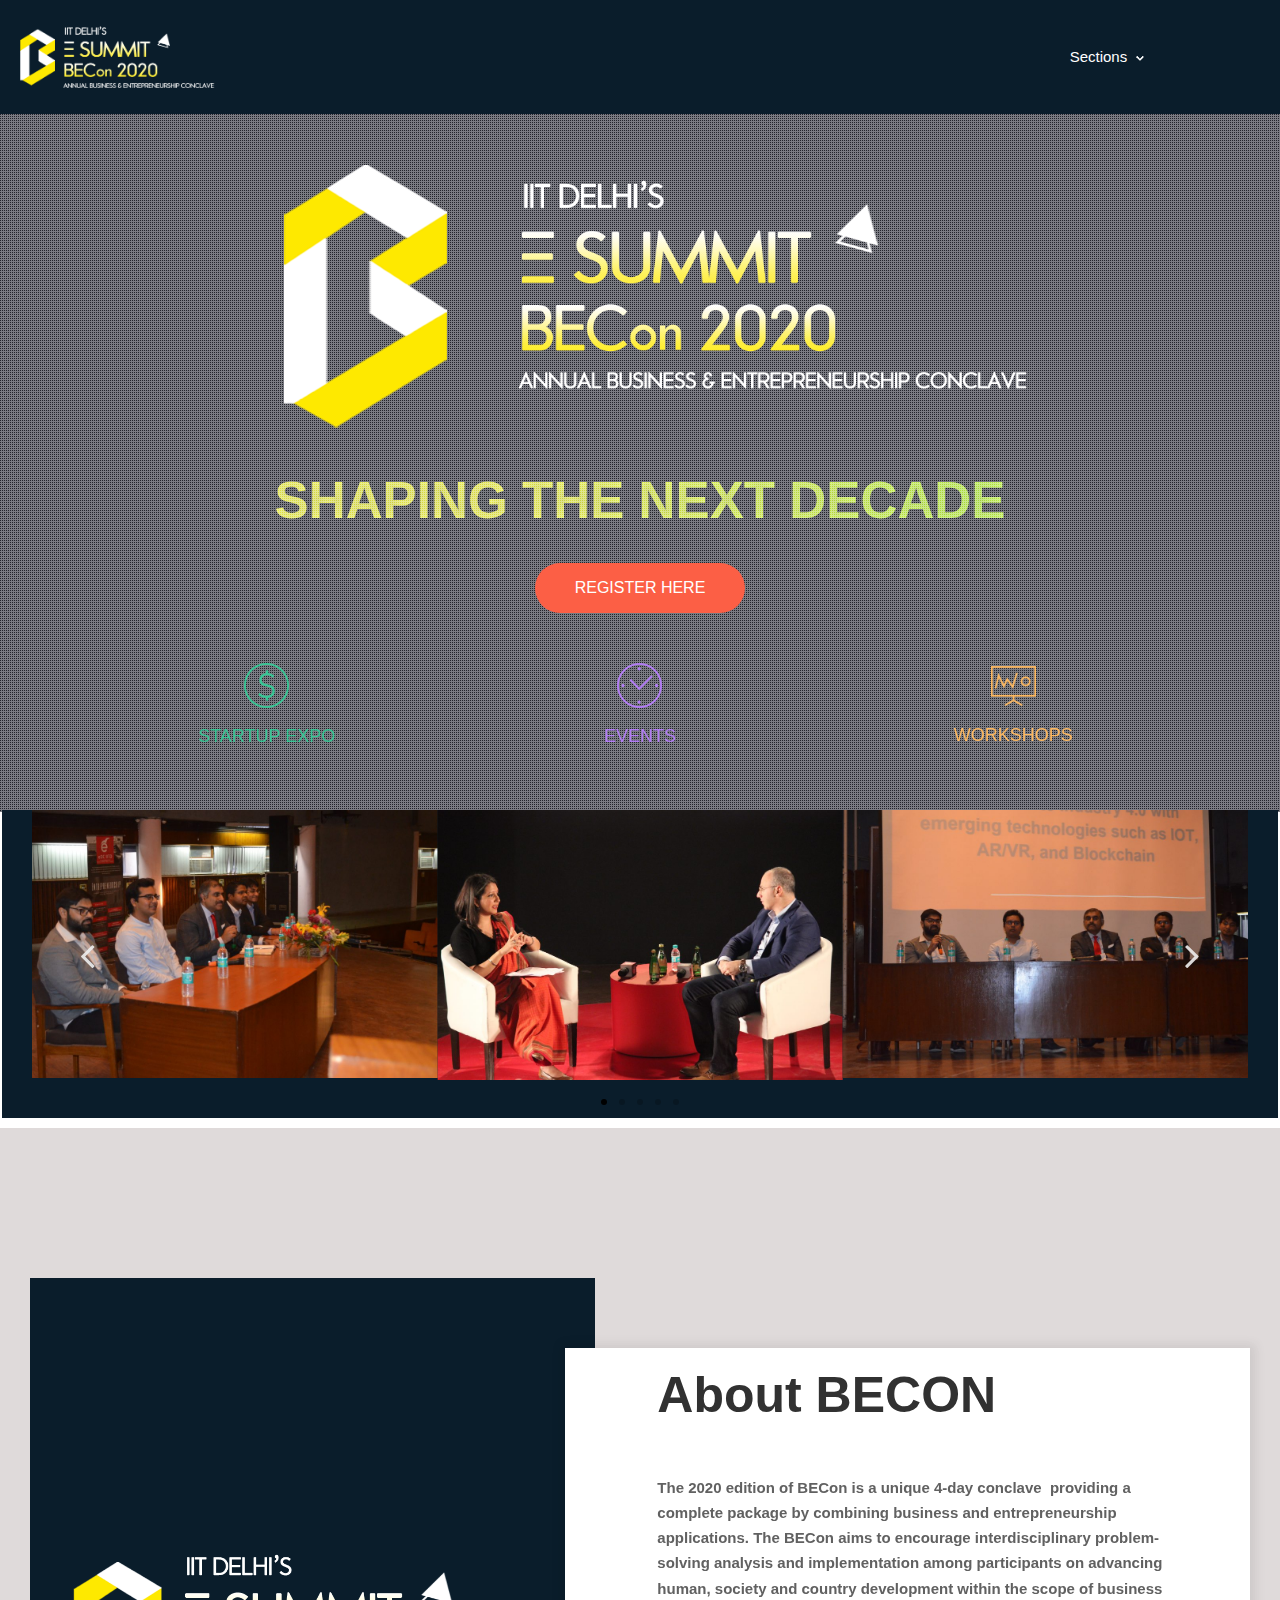
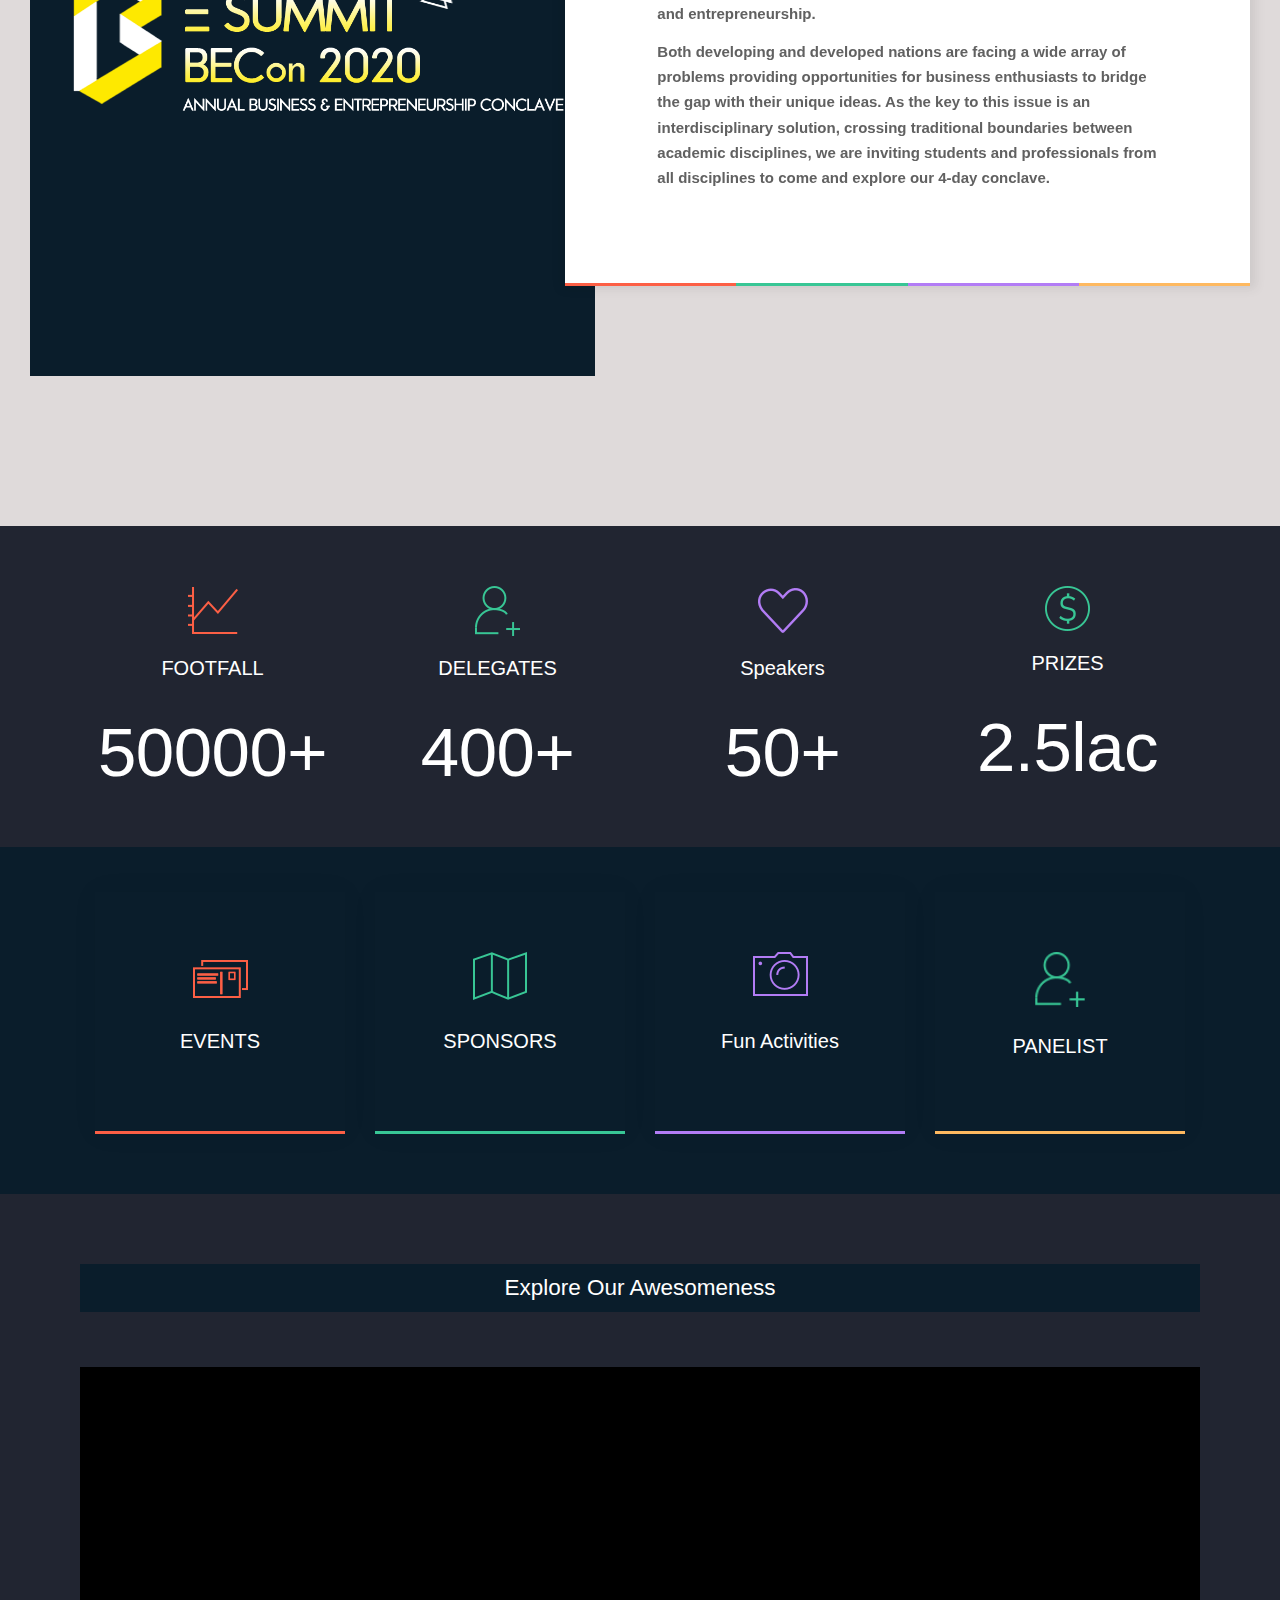
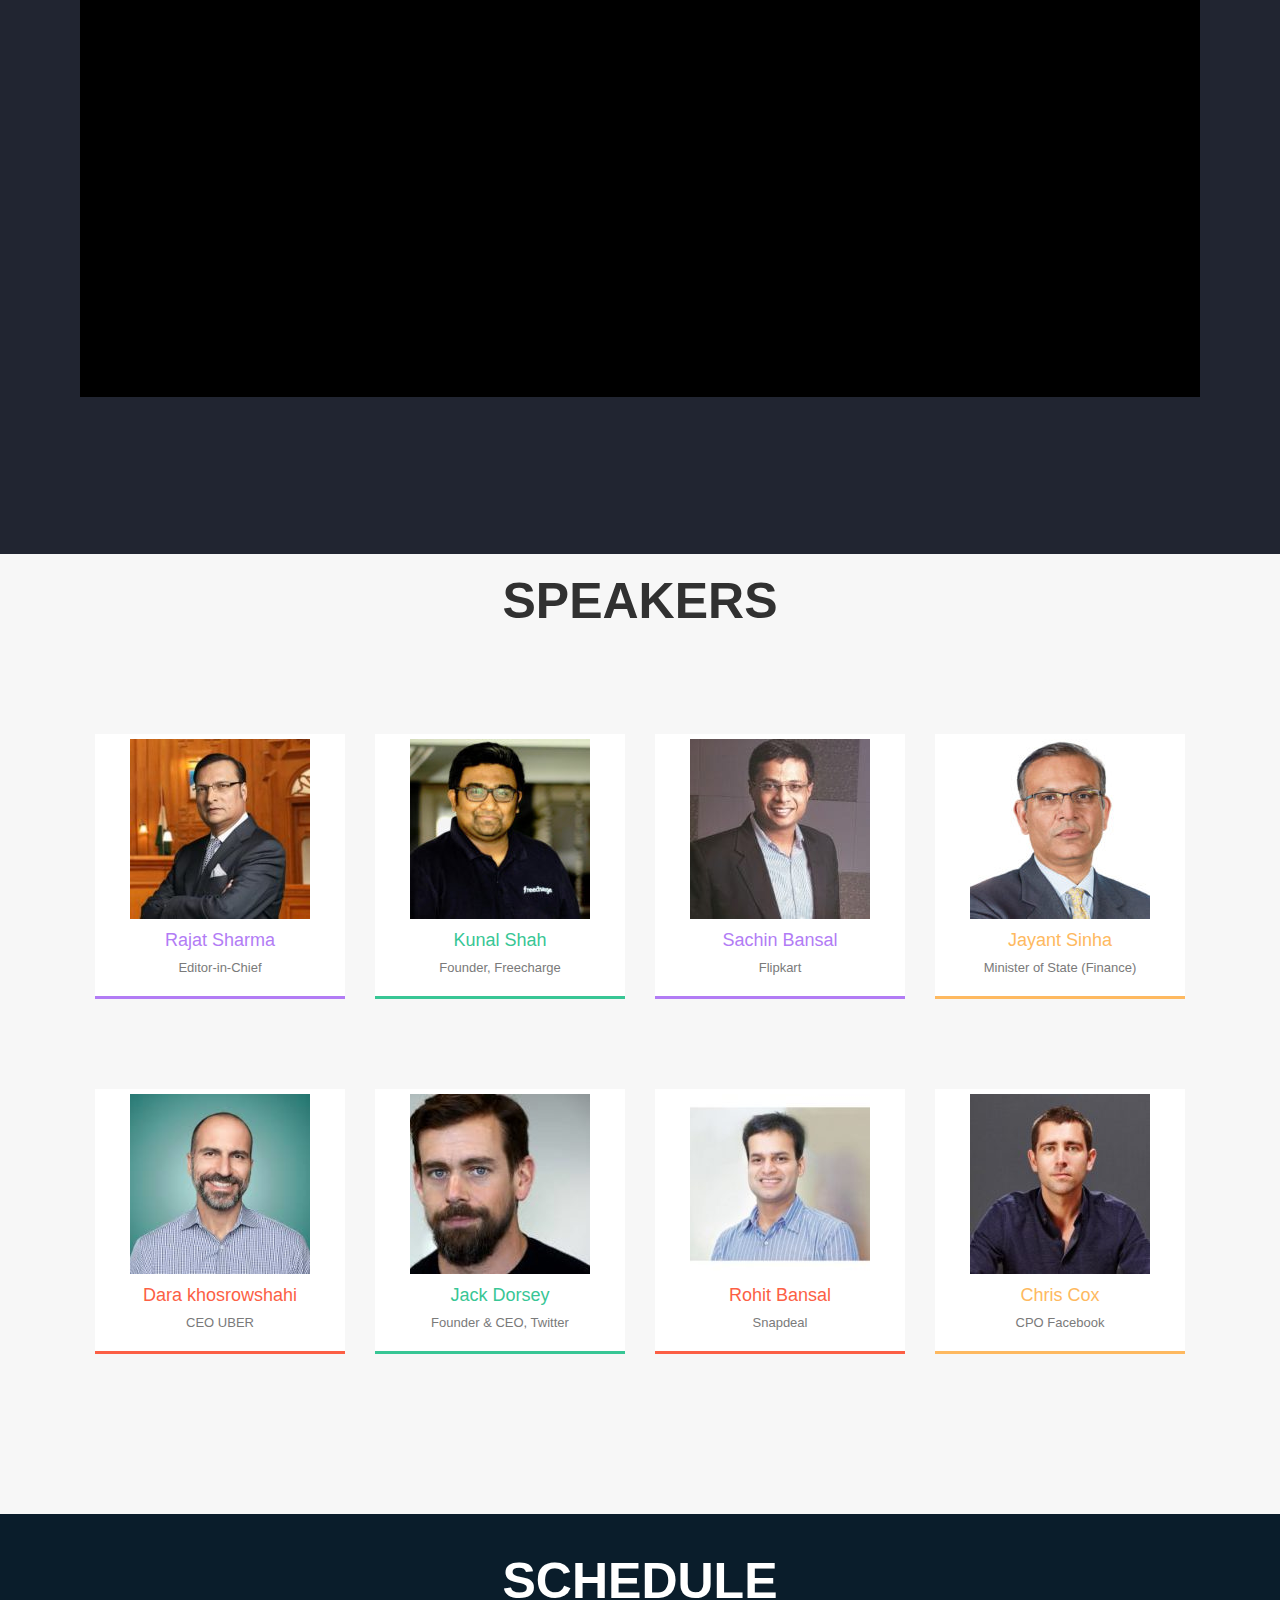
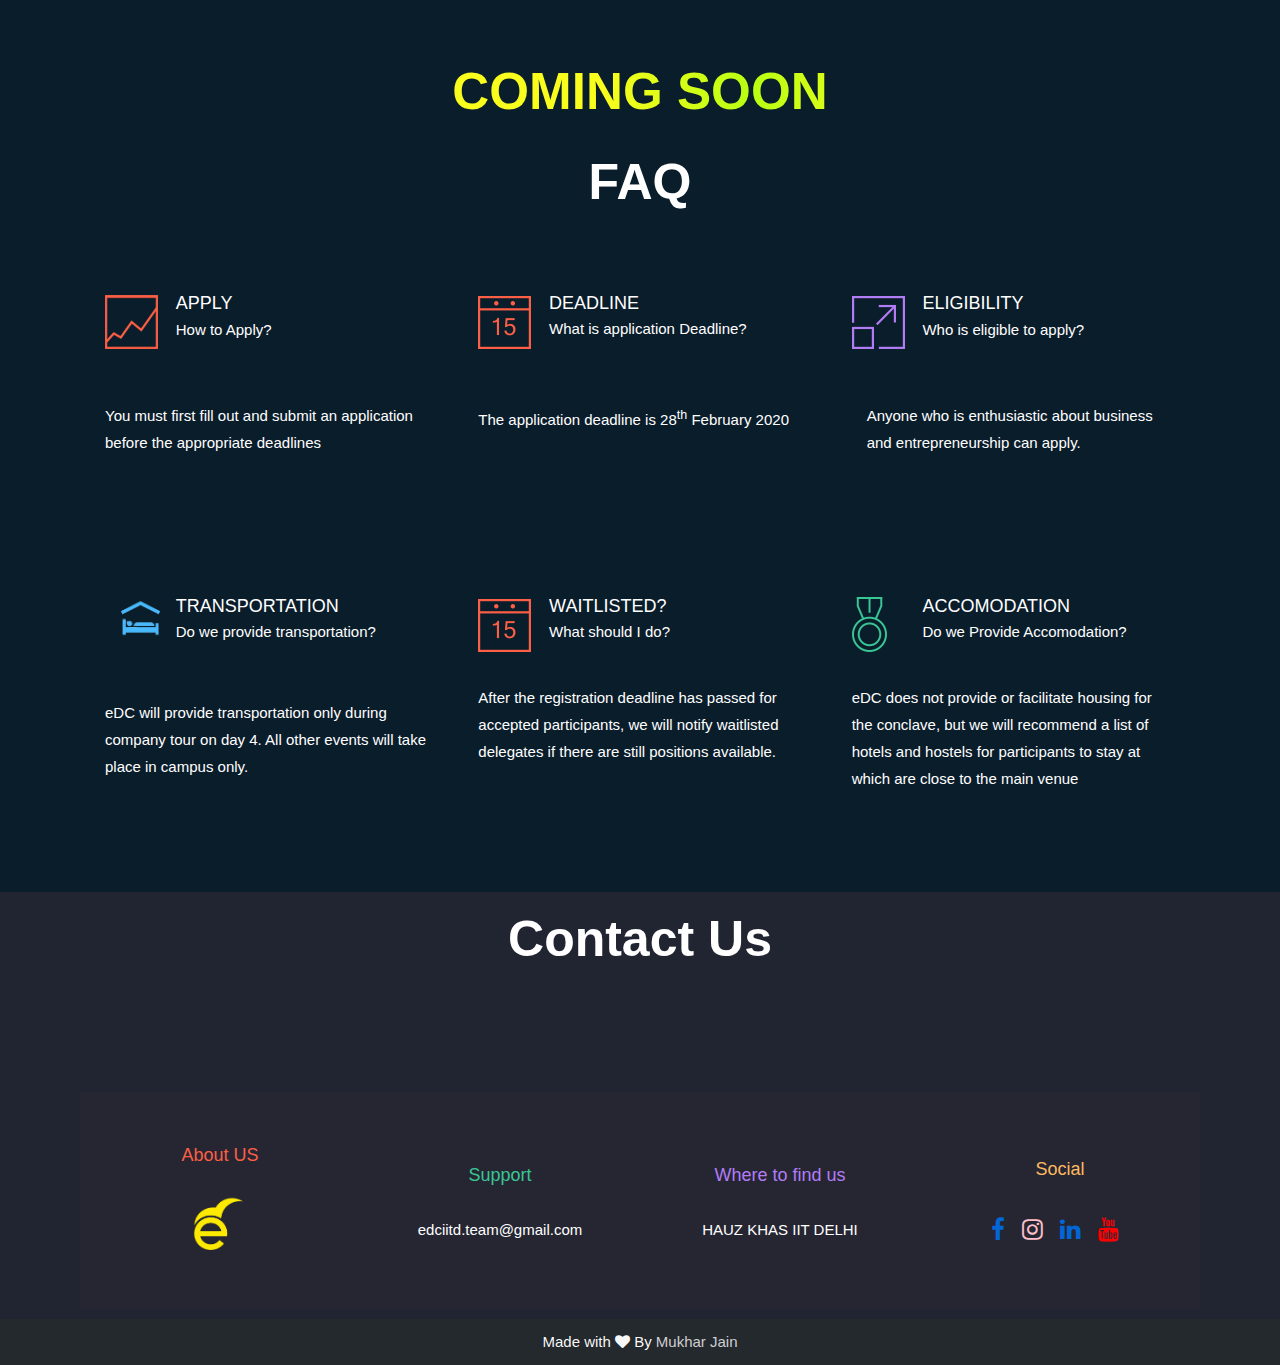
<file: becon2/index.html>
<!DOCTYPE html>
<html lang="en-US" >

<head>
    <meta http-equiv="Cache-control" content="public">

    <meta http-equiv="Content-Type" content="text/html; charset=UTF-8">
    <meta name="keywords" content="becon,edc,iitd,iit,becon2020,edciitd,sinc IITD BECON202,Becon2020">
    <meta name="description" content="Business and entepreneurship conclave 2020 IIT delhi">
    <meta name="viewport" content="width=device-width, initial-scale=1, minimum-scale=1">
    <title>IIT Delhi's Business and Entrepreneurship Conclave</title>
    <link rel="apple-touch-icon" sizes="180x180" href="./favicon_io/apple-touch-icon.png">
    <link rel="icon" type="image/png" sizes="32x32" href="./favicon_io/favicon-32x32.png">
    <link rel="icon" type="image/png" sizes="16x16" href="./favicon_io/favicon-16x16.png">
    <link rel="manifest" href="./favicon_io/site.webmanifest">
    <!-- <link rel="stylesheet" id="dashicons-css" href="./becon_files/dashicons.min.css" type="text/css" media="all"> -->
    <link rel="stylesheet" id="elementor-common-css" href="./becon_files/common.min.css" type="text/css" media="all">
    <link rel="stylesheet" id="wp-block-library-css" href="./becon_files/style.css" type="text/css" media="all">
    <link rel="stylesheet" id="neve-style-css" href="./becon_files/style.min.css" type="text/css" media="all">
    <link rel="stylesheet" href="./becon_files/in.css" type="text/css" media="all">
    <!-- <link rel="stylesheet" href="./becon_files/animate.css" type="text/css" media="all"> -->
    <!-- <link rel="stylesheet" id="font-awesome-official-css" href="./becon_files/all.css" type="text/css" media="all"> -->
    <link rel="stylesheet" id="elementor-animations-css" href="./becon_files/animations.min.css" type="text/css" media="all">
    <link rel="stylesheet" id="elementor-frontend-css" href="./becon_files/frontend.min.css" type="text/css" media="all">
    <!-- <link rel="stylesheet" id="font-awesome-5-all-css" href="./becon_files/all.min.css" type="text/css" media="all"> -->
    <link rel="stylesheet" id="elementor-global-css" href="./becon_files/global.css" type="text/css" media="all">
    <link rel="stylesheet" id="elementor-post-91-css" href="./becon_files/post-91.css" type="text/css" media="all">
    <script type="text/javascript" src="./becon_files/jquery.js.download"></script>
    <script type="text/javascript" src="./becon_files/jquery-migrate.min.js.download"></script>
    <!-- <script type="text/javascript" src="./becon_files/v4-shims.min.js.download"></script> -->
    <link rel="stylesheet" type="text/css" href="becon_files/style4.css" />
    <style type="text/css" media="all">
    #wpadminbar {
        display: none;
    }
    </style>
</head>

<body class="home page-template page-template-page-templates page-template-template-pagebuilder-full-width page-template-page-templatestemplate-pagebuilder-full-width-php page page-id-91 logged-in admin-bar wp-custom-logo nv-sidebar-full-width menu_sidebar_dropdown elementor-default elementor-page elementor-page-91 customize-support" data-gr-c-s-loaded="true" data-elementor-device-mode="desktop">
    <div class="wrapper">
        <header class="header" role="banner">
            <div id="header-grid" class="hfg_header site-header">
                <nav class="header--row header-main hide-on-mobile hide-on-tablet layout-fullwidth nv-navbar header--row" data-row-id="main" data-show-on="desktop">
                    <div class="header--row-inner header-main-inner dark-mode">
                        <div class="container">
                            <div class="row row--wrapper" data-section="hfg_header_layout_main">
                                <div class="builder-item hfg-item-first col-2 col-md-2 col-sm-2 hfg-item-left">
                                    <div class="item--inner builder-item--logo" data-section="title_tagline" data-item-id="logo">
                                        <div class="site-logo">
                                            <a class="brand" href="http://edc.iitd.ac.in/becon" title="IIT Delhi&#39;s Business and Entrepreneurship Conclave" aria-label="IIT Delhi&#39;s Business and Entrepreneurship Conclave">
                                                <img src="./becon_files/cropped-becon-logo-1.png" alt=""> </a>
                                        </div>
                                    </div>
                                </div>
                                <div class="builder-item hfg-item-last col-2 col-md-2 col-sm-2 hfg-item-left offset-8">
                                    <div class="item--inner builder-item--primary-menu has_menu" data-section="header_menu_primary" data-item-id="primary-menu">
                                        <div class="nv-nav-wrap">
                                            <div role="navigation" class="style-plain nav-menu-primary" aria-label="Primary Menu">
                                                <ul id="nv-primary-navigation-main" class="primary-menu-ul">
                                                    <li id="menu-item-615" class="menu-item menu-item-type-custom menu-item-object-custom menu-item-has-children menu-item-615">
                                                        <a><span class="menu-item-title-wrap">Sections</span>
                                                            <div class="caret-wrap 1" tabindex="0"><span class="caret"></span></div>
                                                        </a>
                                                        <ul class="sub-menu">
                                                            <li id="menu-item-606" class="menu-item menu-item-type-custom menu-item-object-custom menu-item-606">
                                                                <a href="#about">About Us</a></li>
                                                            <li id="menu-item-607" class="menu-item menu-item-type-custom menu-item-object-custom menu-item-607">
                                                                <a href="#video">Our Focus</a></li>
                                                            <li id="menu-item-608" class="menu-item menu-item-type-custom menu-item-object-custom menu-item-608">
                                                                <a href="#team">Speakers</a>
                                                            </li>
                                                            <li id="menu-item-737" class="menu-item menu-item-type-custom menu-item-object-custom menu-item-737">
                                                                <a href="#schedule">Schedule</a>
                                                            </li>
                                                            <li id="menu-item-611" class="menu-item menu-item-type-custom menu-item-object-custom menu-item-611">
                                                                <a href="http://edc.iitd.ac.in#sponsor">Sponsors</a>
                                                            </li>
                                                            <li id="menu-item11" class="menu-item menu-item-type-custom menu-item-object-custom menu-item-611">
                                                                <a href="http://edc.iitd.ac.in/becon/startupexpo">StartUpExpo</a>
                                                            </li>
                                                            <li id="menu-item-612" class="menu-item menu-item-type-custom menu-item-object-custom menu-item-612">
                                                                <a href="#contact">Contact Us</a></li>
                                                        </ul>
                                                    </li>
                                                    <li class="menu-item-nav-search" id="nv-menu-item-search" tabindex="0" aria-label="search">
                                                        <div class="nv-nav-search">
                                                        </div>
                                                    </li>
                                                </ul>
                                            </div>
                                        </div>
                                    </div>
                                </div>
                            </div>
                        </div>
                    </div>
                </nav>
                <nav class="header--row header-main hide-on-desktop layout-fullwidth nv-navbar header--row" data-row-id="main" data-show-on="mobile">
                    <div class="header--row-inner header-main-inner dark-mode">
                        <div class="container">
                            <div class="row row--wrapper" data-section="hfg_header_layout_main">
                                <div class="builder-item hfg-item-first col-9 col-md-9 col-sm-9 hfg-item-left">
                                    <div class="item--inner builder-item--logo" data-section="title_tagline" data-item-id="logo">
                                        <div class="site-logo">
                                            <a class="brand" href="http://iitd.ac.in" title="IIT Delhi&#39;s Business and Entrepreneurship Conclave" aria-label="IIT Delhi&#39;s Business and Entrepreneurship Conclave">
                                                <img src="./becon_files/cropped-becon-logo-1.png" alt=""> </a>
                                        </div>
                                    </div>
                                </div>
                                <div class="builder-item hfg-item-last col-3 col-md-3 col-sm-3 hfg-item-right">
                                    <div class="item--inner builder-item--nav-icon" data-section="header_menu_icon" data-item-id="nav-icon">
                                        <div class="menu-mobile-toggle item-button navbar-toggle-wrapper">
                                            <button class="navbar-toggle" aria-label="Navigation Menu			">
                                                <span class="nav-toggle-label">menu</span>
                                                <div class="bars">
                                                    <span class="icon-bar"></span>
                                                    <span class="icon-bar"></span>
                                                    <span class="icon-bar"></span>
                                                </div>
                                                <span class="screen-reader-text">Toggle Navigation</span>
                                            </button>
                                        </div>
                                    </div>
                                </div>
                            </div>
                        </div>
                    </div>
                </nav>
                <div id="header-menu-sidebar" class="header-menu-sidebar menu-sidebar-panel light-mode dropdown">
                    <div id="header-menu-sidebar-bg" class="header-menu-sidebar-bg">
                        <div class="close-sidebar-panel navbar-toggle-wrapper">
                            <button class="navbar-toggle active" aria-label="Navigation Menu				">
                                <div class="bars">
                                    <span class="icon-bar"></span>
                                    <span class="icon-bar"></span>
                                    <span class="icon-bar"></span>
                                </div>
                                <span class="screen-reader-text">
                                    Toggle Navigation </span>
                            </button>
                        </div>
                        <div id="header-menu-sidebar-inner" class="header-menu-sidebar-inner">
                            <div class="builder-item hfg-item-last hfg-item-first col-12 col-md-12 col-sm-12 hfg-item-left">
                                <div class="item--inner builder-item--primary-menu has_menu" data-section="header_menu_primary" data-item-id="primary-menu">
                                    <div class="nv-nav-wrap">
                                        <div role="navigation" class="style-plain nav-menu-primary" aria-label="Primary Menu">
                                            <ul id="nv-primary-navigation-sidebar" class="primary-menu-ul">
                                                <li class="menu-item menu-item-type-custom menu-item-object-custom menu-item-has-children menu-item-615">
                                                    <a><span class="menu-item-title-wrap">Sections</span>
                                                        <div class="caret-wrap 1" tabindex="0"><span class="caret"></span></div>
                                                    </a>
                                                    <ul class="sub-menu dropdown-open">
                                                        <li class="menu-item menu-item-type-custom menu-item-object-custom menu-item-606">
                                                            <a href="#about">About Us</a></li>
                                                        <li class="menu-item menu-item-type-custom menu-item-object-custom menu-item-607">
                                                            <a href="#video">Our
                                                                Focus</a></li>
                                                        <li class="menu-item menu-item-type-custom menu-item-object-custom menu-item-608">
                                                            <a href="#team">Speakers</a>
                                                        </li>
                                                        <li class="menu-item menu-item-type-custom menu-item-object-custom menu-item-737">
                                                            <a href="#schedule">schedule</a>
                                                        </li>
                                                        <li class="menu-item menu-item-type-custom menu-item-object-custom menu-item-611">
                                                            <a href="http://edc.iitd.ac.in/#sponsor">Sopnsors</a>
                                                        </li>
                                                        <li class="menu-item menu-item-type-custom menu-item-object-custom menu-item-611">
                                                            <a href="http://edc.iitd.ac.in/becon/startupexpo">StartUpExpo</a>
                                                        </li>
                                                        <li class="menu-item menu-item-type-custom menu-item-object-custom menu-item-612">
                                                            <a href="#contact">Contact
                                                                us</a></li>
                                                    </ul>
                                                </li>
                                            </ul>
                                        </div>
                                    </div>
                                </div>
                            </div>
                        </div>
                    </div>
                </div>
                <div class="header-menu-sidebar-overlay"></div>
            </div>
        </header>
        <main id="content" class="neve-main" role="main">
            <div data-elementor-type="wp-post" data-elementor-id="91" class="elementor elementor-91" data-elementor-settings="[]">
                <div class="elementor-inner">
                    <div class="elementor-section-wrap">
                        <section class="elementor-element elementor-element-6bea8fc8 elementor-section-boxed elementor-section-height-default elementor-section-height-default elementor-section elementor-top-section" data-id="6bea8fc8" data-element_type="section" >
                            <ul class="cb-slideshow">
                                <li><span>Image 01</span>
                                    <!-- <div><h3>Mark Zuckerburg</h3></div> -->
                                </li>
                                <li>
                                    <span>Image 02</span>
                                    <!-- <div><h3>com·po·sure</h3></div> -->
                                </li>
                                <li>
                                    <span>Image 03</span>
                                    <!-- <div><h3>e·qua·nim·i·ty</h3></div> -->
                                </li>
                                <li>
                                    <span>Image 04</span>
                                    <!-- <div><h3>bal·ance</h3></div> -->
                                </li>
                                <li>
                                    <span>Image 05</span>
                                    <!-- <div><h3>qui·e·tude</h3></div> -->
                                </li>
                                <li><span>Image 06</span>
                                    <!-- <div><h3>re·lax·a·tion</h3></div> -->
                                </li>
                            </ul>
                            <div class="elementor-background-overlay">
                            </div>
                            <div class="elementor-container elementor-column-gap-default">
                                <div class="elementor-row">
                                    <div class="elementor-element elementor-element-c206e1f elementor-column elementor-col-100 elementor-top-column" data-id="c206e1f" data-element_type="column">
                                        <div class="elementor-column-wrap  elementor-element-populated">
                                            <div class="elementor-widget-wrap">
                                                <div class="elementor-element elementor-element-19cd67d7 elementor-widget elementor-widget-heading" data-id="19cd67d7" data-element_type="widget" data-settings="{&quot;_animation&quot;:&quot;none&quot;}" data-widget_type="heading.default">
                                                    <div class="elementor-widget-container shine" style="margin-top: -60px";>
                                                        <h3 class="elementor-heading-title elementor-size-default shine">
                                                            <!-- IIT DELHI's <br>E SUMMIT<br>BECon 2020<br> -->
                                                            <span class  = "hid" >Business and Entrepreneurship Conclave 2020</span></h3>
                                                            <img  class="one shake-rotate" src="./becon_files/only-b.png" alt="">
                                                                
                                                            <img   class="two" src="./becon_files/becon-logo-2.png" alt="">
                                                            
                                                              <!-- <img src="./becon_files/becon-logo.svg"" alt="Kiwi standing on oval"> -->
                                                            </div>
                                                            <h3 class="elementor-heading-title elementor-size-default shine" style="margin-top: -50px">
                                                                <!-- IIT DELHI's <br>E SUMMIT<br>BECon 2020<br> -->
                                                                <span class>SHAPING THE NEXT DECADE</span></h3>
                                                </div>
                                                <div class="elementor-element elementor-element-3b285d5 elementor-align-center elementor-mobile-align-center elementor-widget elementor-widget-button" data-id="3b285d5" data-element_type="widget" data-widget_type="button.default">
                                                    <div class="elementor-widget-container">
                                                        <div class="elementor-button-wrapper">
                                                            <a href="./register" target="_blank" class="elementor-button-link elementor-button elementor-size-md" role="button">
                                                                <span class="elementor-button-content-wrapper">
                                                                    <span class="elementor-button-text">Register
                                                                        Here</span>
                                                                </span>
                                                            </a>
                                                        </div>
                                                    </div>
                                                </div>
                                                <section class="elementor-element elementor-element-442d57cd elementor-section-boxed elementor-section-height-default elementor-section-height-default elementor-section elementor-inner-section" data-id="442d57cd" data-element_type="section">
                                                    <div class="elementor-container elementor-column-gap-no">
                                                        <div class="elementor-row">
                                                            <div class="elementor-element elementor-element-525abbf3 elementor-column elementor-col-33 elementor-inner-column" data-id="525abbf3" data-element_type="column">
                                                                <div class="elementor-column-wrap  elementor-element-populated">
                                                                    <div class="elementor-widget-wrap">
                                                                        <div class="elementor-element elementor-element-3d289969 elementor-position-top elementor-vertical-align-top elementor-widget elementor-widget-image-box" data-id="3d289969" data-element_type="widget" data-widget_type="image-box.default">
                                                                            <div class="elementor-widget-container">
                                                                                <a href="./startupexpo" style="display: contents;">
                                                                                    <div class="elementor-image-box-wrapper">
                                                                                        <figure class="elementor-image-box-img">
                                                                                            <img width="45" height="45" src="./becon_files/neve-dollar-1.png" class="attachment-full size-full" alt=""></figure>
                                                                                        <div class="elementor-image-box-content">
                                                                                            <h3 class="elementor-image-box-title">
                                                                                                Startup Expo</h3>
                                                                                        </div>
                                                                                    </div>
                                                                                </a>
                                                                            </div>
                                                                        </div>
                                                                    </div>
                                                                </div>
                                                            </div>
                                                            <div class="elementor-element elementor-element-2cd0ede8 elementor-column elementor-col-33 elementor-inner-column" data-id="2cd0ede8" data-element_type="column">
                                                                <div class="elementor-column-wrap  elementor-element-populated">
                                                                    <div class="elementor-widget-wrap">
                                                                        <div class="elementor-element elementor-element-6039d120 elementor-position-top elementor-vertical-align-top elementor-widget elementor-widget-image-box" data-id="6039d120" data-element_type="widget" data-widget_type="image-box.default">
                                                                            <div class="elementor-widget-container">
                                                                                <div class="elementor-image-box-wrapper">
                                                                                    <figure class="elementor-image-box-img">
                                                                                        <a href="https://edc.iitd.ac.in/becon/events" target="_blank"><img width="45" height="45" src="./becon_files/neve-clock-1.png" class="attachment-full size-full" alt=""></a></figure>
                                                                                    <div class="elementor-image-box-content">
                                                                                        <h3 class="elementor-image-box-title">
                                                                                            <a href="https://edc.iitd.ac.in/becon/events" target="_blank">EVENTS</a>
                                                                                        </h3>
                                                                                        <!-- <p class="elementor-image-box-description">
                                                                                            REGISTER HERE</p> -->
                                                                                    </div>
                                                                                </div>
                                                                            </div>
                                                                        </div>
                                                                    </div>
                                                                </div>
                                                            </div>
                                                            <div class="elementor-element elementor-element-4e0c8212 elementor-column elementor-col-33 elementor-inner-column" data-id="4e0c8212" data-element_type="column">
                                                                <div class="elementor-column-wrap  elementor-element-populated">
                                                                    <div class="elementor-widget-wrap">
                                                                        <div class="elementor-element elementor-element-2b96d326 elementor-position-top elementor-vertical-align-top elementor-widget elementor-widget-image-box" data-id="2b96d326" data-element_type="widget" data-widget_type="image-box.default">
                                                                            <div class="elementor-widget-container">
                                                                                <div class="elementor-image-box-wrapper">
                                                                                    <figure class="elementor-image-box-img">
                                                                                        <img width="45" height="45" src="./becon_files/neve-smart-experience1.png" class="attachment-full size-full" alt=""></figure>
                                                                                    <div class="elementor-image-box-content">
                                                                                        <h3 class="elementor-image-box-title">
                                                                                            Workshops</h3>
                                                                                    </div>
                                                                                </div>
                                                                            </div>
                                                                        </div>
                                                                    </div>
                                                                </div>
                                                            </div>
                                                        </div>
                                                    </div>
                                                </section>
                                            </div>
                                        </div>
                                    </div>
                                </div>
                            </div>
                        </section>
                        <!-- image slider section  -->
                        <section class="elementor-element elementor-element-d20cf6b elementor-section-boxed elementor-section-height-default elementor-section-height-default elementor-section elementor-top-section" data-id="d20cf6b" data-element_type="section">
                            <div class="elementor-container elementor-column-gap-default">
                                <div class="elementor-row">
                                    <div class="elementor-element elementor-element-405ce37 elementor-column elementor-col-100 elementor-top-column" data-id="405ce37" data-element_type="column">
                                        <div class="elementor-column-wrap  elementor-element-populated">
                                            <div class="elementor-widget-wrap">
                                                <div class="elementor-element elementor-element-716d0bc elementor-arrows-position-outside elementor-pagination-position-outside elementor-widget elementor-widget-image-carousel" data-id="716d0bc" data-element_type="widget" data-settings="{&quot;navigation&quot;:&quot;both&quot;,&quot;autoplay&quot;:&quot;yes&quot;,&quot;pause_on_hover&quot;:&quot;yes&quot;,&quot;pause_on_interaction&quot;:&quot;yes&quot;,&quot;autoplay_speed&quot;:5000,&quot;infinite&quot;:&quot;yes&quot;,&quot;speed&quot;:500,&quot;direction&quot;:&quot;ltr&quot;}" data-widget_type="image-carousel.default">
                                                    <div class="elementor-widget-container">
                                                        <div class="elementor-image-carousel-wrapper swiper-container swiper-container-horizontal" dir="ltr">
                                                            <div class="elementor-image-carousel swiper-wrapper swiper-image-stretch" style="transform: translate3d(-2434px, 0px, 0px); transition-duration: 0ms;">
                                                                <div class="swiper-slide swiper-slide-duplicate swiper-slide-duplicate-prev" data-swiper-slide-index="0" style="width: 405.667px;">
                                                                    <figure class="swiper-slide-inner"><img class="swiper-slide-image lazyload" data-src="./becon_files/DSC_0126-1024x678.jpg" alt="Summit"></figure>
                                                                </div>
                                                                <div class="swiper-slide swiper-slide-duplicate swiper-slide-duplicate-active" data-swiper-slide-index="1" style="width: 405.667px;">
                                                                    <figure class="swiper-slide-inner"><img class="swiper-slide-image lazyload" data-src="./becon_files/IMG_2356-1024x683.jpg" alt="Tinder CEO"></figure>
                                                                </div>
                                                                <div class="swiper-slide swiper-slide-duplicate swiper-slide-duplicate-next" data-swiper-slide-index="2" style="width: 405.667px;">
                                                                    <figure class="swiper-slide-inner"><img class="swiper-slide-image lazyload" data-src="./becon_files/DSC_0141-1024x678.jpg" alt="DSC_0141"></figure>
                                                                </div>
                                                                <div class="swiper-slide swiper-slide-duplicate" data-swiper-slide-index="3" style="width: 405.667px;">
                                                                    <figure class="swiper-slide-inner"><img class="swiper-slide-image lazyload" data-src="./becon_files/DSC_0192-1024x683.jpg" alt="DSC_0192"></figure>
                                                                </div>
                                                                <div class="swiper-slide swiper-slide-duplicate" data-swiper-slide-index="4" style="width: 405.667px;">
                                                                    <figure class="swiper-slide-inner"><img class="swiper-slide-image lazyload" data-src="./becon_files/IMG_2339-1024x683.jpg" alt="IMG_2339"></figure>
                                                                </div>
                                                                <div class="swiper-slide swiper-slide-prev" data-swiper-slide-index="0" style="width: 405.667px;">
                                                                    <figure class="swiper-slide-inner"><img class="swiper-slide-image lazyload" data-src="./becon_files/DSC_0126-1024x678.jpg" alt="Summit"></figure>
                                                                </div>
                                                                <div class="swiper-slide swiper-slide-active" data-swiper-slide-index="1" style="width: 405.667px;">
                                                                    <figure class="swiper-slide-inner"><img class="swiper-slide-image lazyload" data-src="./becon_files/IMG_2356-1024x683.jpg" alt="Tinder CEO"></figure>
                                                                </div>
                                                                <div class="swiper-slide swiper-slide-next" data-swiper-slide-index="2" style="width: 405.667px;">
                                                                    <figure class="swiper-slide-inner"><img class="swiper-slide-image lazyload" data-src="./becon_files/DSC_0141-1024x678.jpg" alt="DSC_0141"></figure>
                                                                </div>
                                                                <div class="swiper-slide" data-swiper-slide-index="3" style="width: 405.667px;">
                                                                    <figure class="swiper-slide-inner"><img class="swiper-slide-image lazyload" data-src="./becon_files/DSC_0192-1024x683.jpg" alt="DSC_0192"></figure>
                                                                </div>
                                                                <div class="swiper-slide" data-swiper-slide-index="4" style="width: 405.667px;">
                                                                    <figure class="swiper-slide-inner"><img class="swiper-slide-image lazyload" data-src="./becon_files/IMG_2339-1024x683.jpg" alt="IMG_2339"></figure>
                                                                </div>
                                                                <div class="swiper-slide swiper-slide-duplicate swiper-slide-duplicate-prev" data-swiper-slide-index="0" style="width: 405.667px;">
                                                                    <figure class="swiper-slide-inner"><img class="swiper-slide-image lazyload" data-src="./becon_files/DSC_0126-1024x678.jpg" alt="Summit"></figure>
                                                                </div>
                                                                <div class="swiper-slide swiper-slide-duplicate swiper-slide-duplicate-active" data-swiper-slide-index="1" style="width: 405.667px;">
                                                                    <figure class="swiper-slide-inner"><img class="swiper-slide-image lazyload" data-src="./becon_files/IMG_2356-1024x683.jpg" alt="Tinder CEO"></figure>
                                                                </div>
                                                                <div class="swiper-slide swiper-slide-duplicate swiper-slide-duplicate-next" data-swiper-slide-index="2" style="width: 405.667px;">
                                                                    <figure class="swiper-slide-inner"><img class="swiper-slide-image lazyload" data-src="./becon_files/DSC_0141-1024x678.jpg" alt="DSC_0141"></figure>
                                                                </div>
                                                                <div class="swiper-slide swiper-slide-duplicate" data-swiper-slide-index="3" style="width: 405.667px;">
                                                                    <figure class="swiper-slide-inner"><img class="swiper-slide-image lazyload" data-src="./becon_files/DSC_0192-1024x683.jpg" alt="DSC_0192"></figure>
                                                                </div>
                                                                <div class="swiper-slide swiper-slide-duplicate" data-swiper-slide-index="4" style="width: 405.667px;">
                                                                    <figure class="swiper-slide-inner"><img class="swiper-slide-image lazyload" data-src="./becon_files/IMG_2339-1024x683.jpg" alt="IMG_2339"></figure>
                                                                </div>
                                                            </div>
                                                            <div class="swiper-pagination swiper-pagination-clickable swiper-pagination-bullets">
                                                                <span class="swiper-pagination-bullet" tabindex="0" role="button" aria-label="Go to slide 1"></span><span class="swiper-pagination-bullet swiper-pagination-bullet-active" tabindex="0" role="button" aria-label="Go to slide 2"></span><span class="swiper-pagination-bullet" tabindex="0" role="button" aria-label="Go to slide 3"></span><span class="swiper-pagination-bullet" tabindex="0" role="button" aria-label="Go to slide 4"></span><span class="swiper-pagination-bullet" tabindex="0" role="button" aria-label="Go to slide 5"></span>
                                                            </div>
                                                            <div class="elementor-swiper-button elementor-swiper-button-prev" tabindex="0" role="button" aria-label="Previous slide">
                                                                <i class="fa fa-angle-left" aria-hidden="true"></i>
                                                                <span class="elementor-screen-only">Previous</span>
                                                            </div>
                                                            <div class="elementor-swiper-button elementor-swiper-button-next" tabindex="0" role="button" aria-label="Next slide">
                                                                <i class="fa fa-angle-right" aria-hidden="true"></i>
                                                                <span class="elementor-screen-only">Next</span>
                                                            </div>
                                                            <span class="swiper-notification" aria-live="assertive" aria-atomic="true"></span>
                                                        </div>
                                                    </div>
                                                </div>
                                            </div>
                                        </div>
                                    </div>
                                </div>
                            </div>
                        </section>
                        <section class="elementor-element elementor-element-d88e0d6 elementor-section-content-middle elementor-section-stretched elementor-section-full_width elementor-section-height-default elementor-section-height-default elementor-section elementor-top-section" data-id="d88e0d6" data-element_type="section" data-settings="{&quot;background_background&quot;:&quot;classic&quot;,&quot;stretch_section&quot;:&quot;section-stretched&quot;}" style="width: 1215px; left: 0px;">
                            <div class="elementor-container elementor-column-gap-no">
                                <div class="elementor-row">
                                    <div class="elementor-element elementor-element-3d03e61 elementor-column elementor-col-50 elementor-top-column" data-id="3d03e61" data-element_type="column" data-settings="{&quot;background_background&quot;:&quot;classic&quot;}">
                                        <div class="elementor-column-wrap  elementor-element-populated">
                                            <div class="elementor-widget-wrap">
                                                <div class="elementor-element elementor-element-acec4a9 elementor-hidden-tablet elementor-widget elementor-widget-image animated fadeIn" data-id="acec4a9" data-element_type="widget" data-settings="{&quot;_animation&quot;:&quot;fadeIn&quot;}" data-widget_type="image.default">
                                                    <div class="elementor-widget-container">
                                                        <div class="elementor-image">
                                                            <img width="1028" height="522" src="./becon_files/becon-logo.png" class="attachment-1536x1536 size-1536x1536" alt="" srcset="./becon_files/becon-logo.png 1028w, ./becon_files/becon-logo-300x152.png 300w, ./becon_files/becon-logo-1024x520.png 1024w, ./becon_files/becon-logo-768x390.png 768w" sizes="(max-width: 1028px) 100vw, 1028px"> </div>
                                                    </div>
                                                </div>
                                            </div>
                                        </div>
                                    </div>
                                    <div class="elementor-element elementor-element-9623960 animated-slow elementor-column elementor-col-50 elementor-top-column animated fadeInRight" data-id="9623960" data-element_type="column" data-settings="{&quot;animation&quot;:&quot;fadeInRight&quot;}">
                                        <div class="elementor-column-wrap  elementor-element-populated">
                                            <div class="elementor-widget-wrap">
                                                <div class="elementor-element elementor-element-9183d6a elementor-widget elementor-widget-menu-anchor" data-id="9183d6a" data-element_type="widget" data-widget_type="menu-anchor.default">
                                                    <div class="elementor-widget-container">
                                                        <div id="about" class="elementor-menu-anchor"></div>
                                                    </div>
                                                </div>
                                                <section class="elementor-element elementor-element-ec4425a elementor-section-boxed elementor-section-height-default elementor-section-height-default elementor-section elementor-inner-section" data-id="ec4425a" data-element_type="section" data-settings="{&quot;background_background&quot;:&quot;classic&quot;}">
                                                    <div class="elementor-container elementor-column-gap-default">
                                                        <div class="elementor-row">
                                                            <div class="elementor-element elementor-element-2a6bf6a elementor-column elementor-col-100 elementor-inner-column" data-id="2a6bf6a" data-element_type="column">
                                                                <div class="elementor-column-wrap  elementor-element-populated">
                                                                    <div class="elementor-widget-wrap">
                                                                        <div class="elementor-element elementor-element-b385394 elementor-widget elementor-widget-heading" data-id="b385394" data-element_type="widget" data-widget_type="heading.default">
                                                                            <div class="elementor-widget-container">
                                                                                <h2 class="elementor-heading-title elementor-size-default">
                                                                                    About BECON</h2>
                                                                            </div>
                                                                        </div>
                                                                        <div class="elementor-element elementor-element-d09c7bc elementor-widget elementor-widget-text-editor" data-id="d09c7bc" data-element_type="widget" data-widget_type="text-editor.default">
                                                                            <div class="elementor-widget-container">
                                                                                <div class="elementor-text-editor elementor-clearfix">
                                                                                    <h5>The 2020 edition of BECon is a
                                                                                        unique 4-day conclave&nbsp;
                                                                                        providing a complete package by
                                                                                        combining business and
                                                                                        entrepreneurship applications.
                                                                                        The BECon aims to encourage
                                                                                        interdisciplinary
                                                                                        problem-solving analysis and
                                                                                        implementation among
                                                                                        participants on advancing human,
                                                                                        society and country development
                                                                                        within the scope of business and
                                                                                        entrepreneurship.</h5>
                                                                                    <h5>Both developing and developed
                                                                                        nations are facing a wide array
                                                                                        of problems providing
                                                                                        opportunities for business
                                                                                        enthusiasts to bridge the gap
                                                                                        with their unique ideas. As the
                                                                                        key to this issue is an
                                                                                        interdisciplinary solution,
                                                                                        crossing traditional boundaries
                                                                                        between academic disciplines, we
                                                                                        are inviting students and
                                                                                        professionals from all
                                                                                        disciplines to come and explore
                                                                                        our 4-day conclave.</h5>
                                                                                </div>
                                                                            </div>
                                                                        </div>
                                                                        <div class="elementor-element elementor-element-22938e8 elementor-widget elementor-widget-spacer" data-id="22938e8" data-element_type="widget" data-widget_type="spacer.default">
                                                                            <div class="elementor-widget-container">
                                                                                <div class="elementor-spacer">
                                                                                    <div class="elementor-spacer-inner">
                                                                                    </div>
                                                                                </div>
                                                                            </div>
                                                                        </div>
                                                                    </div>
                                                                </div>
                                                            </div>
                                                        </div>
                                                    </div>
                                                </section>
                                                <section class="elementor-element elementor-element-26b8e7a elementor-section-full_width elementor-section-height-default elementor-section-height-default elementor-section elementor-inner-section" data-id="26b8e7a" data-element_type="section">
                                                    <div class="elementor-container elementor-column-gap-default">
                                                        <div class="elementor-row">
                                                            <div class="elementor-element elementor-element-032fec0 elementor-column elementor-col-25 elementor-inner-column" data-id="032fec0" data-element_type="column">
                                                                <div class="elementor-column-wrap  elementor-element-populated">
                                                                    <div class="elementor-widget-wrap">
                                                                        <div class="elementor-element elementor-element-bd28533 elementor-widget elementor-widget-spacer" data-id="bd28533" data-element_type="widget" data-widget_type="spacer.default">
                                                                            <div class="elementor-widget-container">
                                                                                <div class="elementor-spacer">
                                                                                    <div class="elementor-spacer-inner">
                                                                                    </div>
                                                                                </div>
                                                                            </div>
                                                                        </div>
                                                                    </div>
                                                                </div>
                                                            </div>
                                                            <div class="elementor-element elementor-element-4fdde3e elementor-column elementor-col-25 elementor-inner-column" data-id="4fdde3e" data-element_type="column" data-settings="{&quot;background_background&quot;:&quot;classic&quot;}">
                                                                <div class="elementor-column-wrap  elementor-element-populated">
                                                                    <div class="elementor-widget-wrap">
                                                                        <div class="elementor-element elementor-element-bc97129 elementor-widget elementor-widget-spacer" data-id="bc97129" data-element_type="widget" data-widget_type="spacer.default">
                                                                            <div class="elementor-widget-container">
                                                                                <div class="elementor-spacer">
                                                                                    <div class="elementor-spacer-inner">
                                                                                    </div>
                                                                                </div>
                                                                            </div>
                                                                        </div>
                                                                    </div>
                                                                </div>
                                                            </div>
                                                            <div class="elementor-element elementor-element-69bd8f3 elementor-column elementor-col-25 elementor-inner-column" data-id="69bd8f3" data-element_type="column">
                                                                <div class="elementor-column-wrap  elementor-element-populated">
                                                                    <div class="elementor-widget-wrap">
                                                                        <div class="elementor-element elementor-element-0173d3a elementor-widget elementor-widget-spacer" data-id="0173d3a" data-element_type="widget" data-widget_type="spacer.default">
                                                                            <div class="elementor-widget-container">
                                                                                <div class="elementor-spacer">
                                                                                    <div class="elementor-spacer-inner">
                                                                                    </div>
                                                                                </div>
                                                                            </div>
                                                                        </div>
                                                                    </div>
                                                                </div>
                                                            </div>
                                                            <div class="elementor-element elementor-element-ceff4f4 elementor-column elementor-col-25 elementor-inner-column" data-id="ceff4f4" data-element_type="column">
                                                                <div class="elementor-column-wrap  elementor-element-populated">
                                                                    <div class="elementor-widget-wrap">
                                                                        <div class="elementor-element elementor-element-0de5958 elementor-widget elementor-widget-spacer" data-id="0de5958" data-element_type="widget" data-widget_type="spacer.default">
                                                                            <div class="elementor-widget-container">
                                                                                <div class="elementor-spacer">
                                                                                    <div class="elementor-spacer-inner">
                                                                                    </div>
                                                                                </div>
                                                                            </div>
                                                                        </div>
                                                                    </div>
                                                                </div>
                                                            </div>
                                                        </div>
                                                    </div>
                                                </section>
                                            </div>
                                        </div>
                                    </div>
                                </div>
                            </div>
                        </section>
                        <!-- counter sections  -->
                        <section class="elementor-element elementor-element-714e48d1 elementor-section-boxed elementor-section-height-default elementor-section-height-default elementor-section elementor-top-section" data-id="714e48d1" data-element_type="section" data-settings="{&quot;background_background&quot;:&quot;classic&quot;}">
                            <div class="elementor-background-overlay"></div>
                            <div class="elementor-container elementor-column-gap-default">
                                <div class="elementor-row">
                                    <div class="elementor-element elementor-element-fb4fe8a animated-slow elementor-column elementor-col-25 elementor-top-column animated fadeIn" data-id="fb4fe8a" data-element_type="column" data-settings="{&quot;animation&quot;:&quot;fadeIn&quot;}">
                                        <div class="elementor-column-wrap  elementor-element-populated">
                                            <div class="elementor-widget-wrap">
                                                <div class="elementor-element elementor-element-4b98aba1 elementor-position-top elementor-vertical-align-top elementor-widget elementor-widget-image-box" data-id="4b98aba1" data-element_type="widget" data-widget_type="image-box.default">
                                                    <div class="elementor-widget-container">
                                                        <div class="elementor-image-box-wrapper">
                                                            <figure class="elementor-image-box-img"><img width="50" height="50" src="./becon_files/neve-chart-up-1.png" class="elementor-animation-grow attachment-full size-full" alt=""></figure>
                                                            <div class="elementor-image-box-content">
                                                                <h3 class="elementor-image-box-title">FOOTFALL</h3>
                                                            </div>
                                                        </div>
                                                    </div>
                                                </div>
                                                <div class="elementor-element elementor-element-1da3070 elementor-widget elementor-widget-counter" data-id="1da3070" data-element_type="widget" data-widget_type="counter.default">
                                                    <div class="elementor-widget-container">
                                                        <div class="elementor-counter">
                                                            <div class="elementor-counter-number-wrapper">
                                                                <span class="elementor-counter-number-prefix"></span>
                                                                <span class="elementor-counter-number" data-duration="1100" data-to-value="50000" data-from-value="1000">50000</span>
                                                                <span class="elementor-counter-number-suffix">+</span>
                                                            </div>
                                                        </div>
                                                    </div>
                                                </div>
                                            </div>
                                        </div>
                                    </div>
                                    <div class="elementor-element elementor-element-33fa507e animated-slow elementor-column elementor-col-25 elementor-top-column animated fadeIn" data-id="33fa507e" data-element_type="column" data-settings="{&quot;animation&quot;:&quot;fadeIn&quot;}">
                                        <div class="elementor-column-wrap  elementor-element-populated">
                                            <div class="elementor-widget-wrap">
                                                <div class="elementor-element elementor-element-5fb3d2f6 elementor-position-top elementor-vertical-align-top elementor-widget elementor-widget-image-box" data-id="5fb3d2f6" data-element_type="widget" data-widget_type="image-box.default">
                                                    <div class="elementor-widget-container">
                                                        <div class="elementor-image-box-wrapper">
                                                            <figure class="elementor-image-box-img"><img width="50" height="50" src="./becon_files/neve-user-1.png" class="attachment-full size-full" alt=""></figure>
                                                            <div class="elementor-image-box-content">
                                                                <h3 class="elementor-image-box-title">DELEGATES</h3>
                                                            </div>
                                                        </div>
                                                    </div>
                                                </div>
                                                <div class="elementor-element elementor-element-fb34cec elementor-widget elementor-widget-counter" data-id="fb34cec" data-element_type="widget" data-widget_type="counter.default">
                                                    <div class="elementor-widget-container">
                                                        <div class="elementor-counter">
                                                            <div class="elementor-counter-number-wrapper">
                                                                <span class="elementor-counter-number-prefix"></span>
                                                                <span class="elementor-counter-number" data-duration="1100" data-to-value="400" data-from-value="1">400</span>
                                                                <span class="elementor-counter-number-suffix">+</span>
                                                            </div>
                                                        </div>
                                                    </div>
                                                </div>
                                            </div>
                                        </div>
                                    </div>
                                    <div class="elementor-element elementor-element-38797393 animated-slow elementor-column elementor-col-25 elementor-top-column animated fadeIn" data-id="38797393" data-element_type="column" data-settings="{&quot;animation&quot;:&quot;fadeIn&quot;}">
                                        <div class="elementor-column-wrap  elementor-element-populated">
                                            <div class="elementor-widget-wrap">
                                                <div class="elementor-element elementor-element-30f793b5 elementor-position-top elementor-vertical-align-top elementor-widget elementor-widget-image-box" data-id="30f793b5" data-element_type="widget" data-widget_type="image-box.default">
                                                    <div class="elementor-widget-container">
                                                        <div class="elementor-image-box-wrapper">
                                                            <figure class="elementor-image-box-img"><img width="50" height="50" src="./becon_files/neve-heart-1.png" class="attachment-full size-full" alt=""></figure>
                                                            <div class="elementor-image-box-content">
                                                                <h3 class="elementor-image-box-title">Speakers</h3>
                                                            </div>
                                                        </div>
                                                    </div>
                                                </div>
                                                <div class="elementor-element elementor-element-bbc67b4 elementor-widget elementor-widget-counter" data-id="bbc67b4" data-element_type="widget" data-widget_type="counter.default">
                                                    <div class="elementor-widget-container">
                                                        <div class="elementor-counter">
                                                            <div class="elementor-counter-number-wrapper">
                                                                <span class="elementor-counter-number-prefix"></span>
                                                                <span class="elementor-counter-number" data-duration="1100" data-to-value="50" data-from-value="1">50</span>
                                                                <span class="elementor-counter-number-suffix">+</span>
                                                            </div>
                                                        </div>
                                                    </div>
                                                </div>
                                            </div>
                                        </div>
                                    </div>
                                    <div class="elementor-element elementor-element-b0518ba animated-slow elementor-column elementor-col-25 elementor-top-column animated fadeIn" data-id="b0518ba" data-element_type="column" data-settings="{&quot;animation&quot;:&quot;fadeIn&quot;}">
                                        <div class="elementor-column-wrap  elementor-element-populated">
                                            <div class="elementor-widget-wrap">
                                                <div class="elementor-element elementor-element-2f0c425c elementor-position-top elementor-vertical-align-top elementor-widget elementor-widget-image-box" data-id="2f0c425c" data-element_type="widget" data-widget_type="image-box.default">
                                                    <div class="elementor-widget-container">
                                                        <div class="elementor-image-box-wrapper">
                                                            <figure class="elementor-image-box-img"><img width="45" height="45" src="./becon_files/neve-dollar-1.png" class="attachment-full size-full" alt=""></figure>
                                                            <div class="elementor-image-box-content">
                                                                <h3 class="elementor-image-box-title">PRIZES</h3>
                                                            </div>
                                                        </div>
                                                    </div>
                                                </div>
                                                <div class="elementor-element elementor-element-8c53183 elementor-widget elementor-widget-counter" data-id="8c53183" data-element_type="widget" data-widget_type="counter.default">
                                                    <div class="elementor-widget-container">
                                                        <div class="elementor-counter">
                                                            <div class="elementor-counter-number-wrapper">
                                                                <span class="elementor-counter-number-prefix"></span>
                                                                <span class="elementor-counter-number" data-duration="1100" data-to-value="2.5" data-from-value="0">2.5</span>
                                                                <span class="elementor-counter-number-suffix">lac</span>
                                                            </div>
                                                        </div>
                                                    </div>
                                                </div>
                                            </div>
                                        </div>
                                    </div>
                                </div>
                            </div>
                        </section>
                        <section class="elementor-element elementor-element-227f98f9 elementor-section-boxed elementor-section-height-default elementor-section-height-default elementor-section elementor-top-section" data-id="227f98f9" data-element_type="section" data-settings="{&quot;background_background&quot;:&quot;classic&quot;}">
                            <div class="elementor-container elementor-column-gap-default">
                                <div class="elementor-row">
                                    <div class="elementor-element elementor-element-42420674 elementor-column elementor-col-100 elementor-top-column" data-id="42420674" data-element_type="column">
                                        <div class="elementor-column-wrap  elementor-element-populated">
                                            <div class="elementor-widget-wrap">
                                                <section class="elementor-element elementor-element-528ba527 elementor-section-boxed elementor-section-height-default elementor-section-height-default elementor-section elementor-inner-section" data-id="528ba527" data-element_type="section">
                                                    <div class="elementor-container elementor-column-gap-no">
                                                        <div class="elementor-row">
                                                            <div class="elementor-element elementor-element-186d9bc0 elementor-column elementor-col-25 elementor-inner-column" data-id="186d9bc0" data-element_type="column">
                                                                <div class="elementor-column-wrap  elementor-element-populated">
                                                                    <div class="elementor-widget-wrap">
                                                                        <div class="elementor-element elementor-element-141b2755 animated-slow elementor-position-top elementor-vertical-align-top elementor-widget elementor-widget-image-box animated fadeInLeft" data-id="141b2755" data-element_type="widget" data-settings="{&quot;_animation&quot;:&quot;fadeInLeft&quot;}" data-widget_type="image-box.default">
                                                                            <div class="elementor-widget-container">
                                                                                <div class="elementor-image-box-wrapper">
                                                                                    <figure class="elementor-image-box-img">
                                                                                        <img width="55" height="55" src="./becon_files/neve-envelope-1.png" class="attachment-full size-full" alt=""></figure>
                                                                                    <div class="elementor-image-box-content">
                                                                                        <h5 class="elementor-image-box-title">
                                                                                            EVENTS</h5>
                                                                                        <!-- <p class="elementor-image-box-description">
                                                                                            Participate in the fun filled events</p> -->
                                                                                    </div>
                                                                                </div>
                                                                            </div>
                                                                        </div>
                                                                    </div>
                                                                </div>
                                                            </div>
                                                            <div class="elementor-element elementor-element-5143c0bf elementor-column elementor-col-25 elementor-inner-column" data-id="5143c0bf" data-element_type="column">
                                                                <div class="elementor-column-wrap  elementor-element-populated">
                                                                    <div class="elementor-widget-wrap">
                                                                        <div class="elementor-element elementor-element-244551f4 animated-slow elementor-position-top elementor-vertical-align-top elementor-widget elementor-widget-image-box animated fadeInUp" data-id="244551f4" data-element_type="widget" data-settings="{&quot;_animation&quot;:&quot;fadeInUp&quot;}" data-widget_type="image-box.default">
                                                                            <div class="elementor-widget-container">
                                                                                <div class="elementor-image-box-wrapper">
                                                                                    <figure class="elementor-image-box-img">
                                                                                        <img width="54" height="48" src="./becon_files/neve-map-1.png" class="attachment-full size-full" alt=""></figure>
                                                                                    <div class="elementor-image-box-content">
                                                                                        <h5 class="elementor-image-box-title">
                                                                                            SPONSORS</h5>
                                                                                        <!-- <p class="elementor-image-box-description">
                                                                                            Meet our Sponsors </p> -->
                                                                                    </div>
                                                                                </div>
                                                                            </div>
                                                                        </div>
                                                                    </div>
                                                                </div>
                                                            </div>
                                                            <div class="elementor-element elementor-element-47f2315 elementor-column elementor-col-25 elementor-inner-column" data-id="47f2315" data-element_type="column">
                                                                <div class="elementor-column-wrap  elementor-element-populated">
                                                                    <div class="elementor-widget-wrap">
                                                                        <div class="elementor-element elementor-element-6ac857b3 animated-slow elementor-position-top elementor-vertical-align-top elementor-widget elementor-widget-image-box animated fadeInDown" data-id="6ac857b3" data-element_type="widget" data-settings="{&quot;_animation&quot;:&quot;fadeInDown&quot;}" data-widget_type="image-box.default">
                                                                            <div class="elementor-widget-container">
                                                                                <div class="elementor-image-box-wrapper">
                                                                                    <figure class="elementor-image-box-img">
                                                                                        <img width="55" height="44" src="./becon_files/neve-photography-1.png" class="attachment-full size-full" alt=""></figure>
                                                                                    <div class="elementor-image-box-content">
                                                                                        <h5 class="elementor-image-box-title">
                                                                                            Fun Activities</h5>
                                                                                        <!-- <p class="elementor-image-box-description">
                                                                                            Meet Them in Person</p> -->
                                                                                    </div>
                                                                                </div>
                                                                            </div>
                                                                        </div>
                                                                    </div>
                                                                </div>
                                                            </div>
                                                            <div class="elementor-element elementor-element-165f2ada elementor-column elementor-col-25 elementor-inner-column" data-id="165f2ada" data-element_type="column">
                                                                <div class="elementor-column-wrap  elementor-element-populated">
                                                                    <div class="elementor-widget-wrap">
                                                                        <div class="elementor-element elementor-element-7e14aea7 animated-slow elementor-position-top elementor-vertical-align-top elementor-widget elementor-widget-image-box animated fadeInRight" data-id="7e14aea7" data-element_type="widget" data-settings="{&quot;_animation&quot;:&quot;fadeInRight&quot;}" data-widget_type="image-box.default">
                                                                            <div class="elementor-widget-container">
                                                                                <div class="elementor-image-box-wrapper">
                                                                                    <figure class="elementor-image-box-img">
                                                                                        <img width="55" height="50" src="./becon_files/neve-user-1.png" class="attachment-full size-full" alt=""></figure>
                                                                                    <div class="elementor-image-box-content">
                                                                                        <h5 class="elementor-image-box-title">
                                                                                            PANELIST</h5>
                                                                                        <!-- <p class="elementor-image-box-description">
                                                                                            Lets have fun together</p> -->
                                                                                    </div>
                                                                                </div>
                                                                            </div>
                                                                        </div>
                                                                    </div>
                                                                </div>
                                                            </div>
                                                        </div>
                                                    </div>
                                                </section>
                                            </div>
                                        </div>
                                    </div>
                                </div>
                            </div>
                        </section>
                        <section class="elementor-element elementor-element-38db10e elementor-section-boxed elementor-section-height-default elementor-section-height-default elementor-section elementor-top-section" data-id="38db10e" data-element_type="section" id="alexis-video-section" data-settings="{&quot;background_background&quot;:&quot;classic&quot;}">
                            <div class="elementor-background-overlay"></div>
                            <div class="elementor-container elementor-column-gap-default">
                                <div class="elementor-row">
                                    <div class="elementor-element elementor-element-2221bd8 elementor-column elementor-col-100 elementor-top-column" data-id="2221bd8" data-element_type="column">
                                        <div class="elementor-column-wrap  elementor-element-populated">
                                            <div class="elementor-widget-wrap">
                                                <div class="elementor-element elementor-element-8a5c274 elementor-widget elementor-widget-heading" data-id="8a5c274" data-element_type="widget" data-widget_type="heading.default">
                                                    <div class="elementor-widget-container">
                                                        <h3 class="elementor-heading-title elementor-size-default">
                                                            Explore Our Awesomeness</h3>
                                                    </div>
                                                </div>
                                                <div class="elementor-element elementor-element-7cf2238 elementor-widget elementor-widget-menu-anchor" data-id="7cf2238" data-element_type="widget" data-widget_type="menu-anchor.default">
                                                    <div class="elementor-widget-container">
                                                        <div id="video" class="elementor-menu-anchor"></div>
                                                    </div>
                                                </div>
                                                <div class="elementor-element elementor-element-fdf9f49 elementor-aspect-ratio-169 elementor-widget elementor-widget-video" data-id="fdf9f49" data-element_type="widget" data-settings="{&quot;aspect_ratio&quot;:&quot;169&quot;}" data-widget_type="video.default">
                                                    <div class="elementor-widget-container">
                                                        <div class="elementor-wrapper elementor-fit-aspect-ratio elementor-open-inline">
                                                            <iframe width="560" height="315" src="https://www.youtube.com/embed/aEgnRafIlfY" frameborder="0" allow="accelerometer; autoplay; encrypted-media; gyroscope; picture-in-picture" allowfullscreen></iframe>
                                                        </div>
                                                    </div>
                                                </div>
                                            </div>
                                        </div>
                                    </div>
                                </div>
                            </div>
                        </section>
                        <section class="elementor-element elementor-element-490119e0 elementor-section-boxed elementor-section-height-default elementor-section-height-default elementor-section elementor-top-section" data-id="490119e0" data-element_type="section" data-settings="{&quot;background_background&quot;:&quot;classic&quot;}">
                            <div class="elementor-container elementor-column-gap-default">
                                <div class="elementor-row">
                                    <div class="elementor-element elementor-element-248fb2e5 elementor-column elementor-col-100 elementor-top-column" data-id="248fb2e5" data-element_type="column">
                                        <div class="elementor-column-wrap  elementor-element-populated">
                                            <div class="elementor-widget-wrap">
                                                <div class="elementor-element elementor-element-58a7a3d elementor-widget elementor-widget-menu-anchor" data-id="58a7a3d" data-element_type="widget" data-widget_type="menu-anchor.default">
                                                    <div class="elementor-widget-container">
                                                        <div id="team" class="elementor-menu-anchor"></div>
                                                    </div>
                                                </div>
                                                <div class="elementor-element elementor-element-3d3209da elementor-widget elementor-widget-heading" data-id="3d3209da" data-element_type="widget" data-widget_type="heading.default">
                                                    <div class="elementor-widget-container">
                                                        <h2 class="elementor-heading-title elementor-size-default">
                                                            SPEAKERS</h2>
                                                    </div>
                                                </div>
                                                <section class="elementor-element elementor-element-2c45bd7 elementor-section-boxed elementor-section-height-default elementor-section-height-default elementor-section elementor-inner-section" data-id="2c45bd7" data-element_type="section">
                                                    <div class="elementor-container elementor-column-gap-extended">
                                                        <div class="elementor-row">
                                                            <div class="elementor-element elementor-element-49fef8b7 elementor-column elementor-col-25 elementor-inner-column" data-id="49fef8b7" data-element_type="column">
                                                                <div class="elementor-column-wrap  elementor-element-populated">
                                                                    <div class="elementor-widget-wrap">
                                                                        <div class="elementor-element elementor-element-22000b0 animated-slow elementor-position-top elementor-vertical-align-top elementor-widget elementor-widget-image-box animated fadeInDown" data-id="22000b0" data-element_type="widget" data-settings="{&quot;_animation&quot;:&quot;fadeInDown&quot;}" data-widget_type="image-box.default">
                                                                            <div class="elementor-widget-container">
                                                                                <div class="elementor-image-box-wrapper">
                                                                                    <figure class="elementor-image-box-img">
                                                                                        <img src="./becon_files/rajat-sharma_571_855-ojx30anweizc1zplsqgg04o8odxq9cxcgsl2o1h6h4.jpg" title="rajat-sharma_571_855" alt="rajat-sharma_571_855">
                                                                                    </figure>
                                                                                    <div class="elementor-image-box-content">
                                                                                        <h6 class="elementor-image-box-title">
                                                                                            Rajat Sharma</h6>
                                                                                        <p class="elementor-image-box-description">
                                                                                            Editor-in-Chief</p>
                                                                                    </div>
                                                                                </div>
                                                                            </div>
                                                                        </div>
                                                                    </div>
                                                                </div>
                                                            </div>
                                                            <div class="elementor-element elementor-element-7d384179 elementor-column elementor-col-25 elementor-inner-column" data-id="7d384179" data-element_type="column">
                                                                <div class="elementor-column-wrap  elementor-element-populated">
                                                                    <div class="elementor-widget-wrap">
                                                                        <div class="elementor-element elementor-element-59469709 animated-slow elementor-position-top elementor-vertical-align-top elementor-widget elementor-widget-image-box animated fadeInUp" data-id="59469709" data-element_type="widget" data-settings="{&quot;_animation&quot;:&quot;fadeInUp&quot;}" data-widget_type="image-box.default">
                                                                            <div class="elementor-widget-container">
                                                                                <div class="elementor-image-box-wrapper">
                                                                                    <figure class="elementor-image-box-img">
                                                                                        <img width="180" height="180" src="./becon_files/kunalshah_freecharge_main-180x180-1.jpg" class="attachment-full size-full" alt="" srcset="./becon_files/kunalshah_freecharge_main-180x180-1.jpg 180w, ./becon_files/kunalshah_freecharge_main-180x180-1-150x150.jpg 150w" sizes="(max-width: 180px) 100vw, 180px">
                                                                                    </figure>
                                                                                    <div class="elementor-image-box-content">
                                                                                        <h6 class="elementor-image-box-title">
                                                                                            Kunal Shah</h6>
                                                                                        <p class="elementor-image-box-description">
                                                                                            Founder, Freecharge</p>
                                                                                    </div>
                                                                                </div>
                                                                            </div>
                                                                        </div>
                                                                    </div>
                                                                </div>
                                                            </div>
                                                            <div class="elementor-element elementor-element-53bd73e5 elementor-column elementor-col-25 elementor-inner-column" data-id="53bd73e5" data-element_type="column">
                                                                <div class="elementor-column-wrap  elementor-element-populated">
                                                                    <div class="elementor-widget-wrap">
                                                                        <div class="elementor-element elementor-element-7f67d988 animated-slow elementor-position-top elementor-vertical-align-top elementor-widget elementor-widget-image-box animated fadeInDown" data-id="7f67d988" data-element_type="widget" data-settings="{&quot;_animation&quot;:&quot;fadeInDown&quot;}" data-widget_type="image-box.default">
                                                                            <div class="elementor-widget-container">
                                                                                <div class="elementor-image-box-wrapper">
                                                                                    <figure class="elementor-image-box-img">
                                                                                        <img width="180" height="180" src="./becon_files/1486582104-7195-180x180-1.jpg" class="attachment-full size-full" alt="" srcset="./becon_files/1486582104-7195-180x180-1.jpg 180w, ./becon_files/1486582104-7195-180x180-1-150x150.jpg 150w" sizes="(max-width: 180px) 100vw, 180px">
                                                                                    </figure>
                                                                                    <div class="elementor-image-box-content">
                                                                                        <h6 class="elementor-image-box-title">
                                                                                            Sachin Bansal </h6>
                                                                                        <p class="elementor-image-box-description">
                                                                                            Flipkart</p>
                                                                                    </div>
                                                                                </div>
                                                                            </div>
                                                                        </div>
                                                                    </div>
                                                                </div>
                                                            </div>
                                                            <div class="elementor-element elementor-element-3f3fd69 elementor-column elementor-col-25 elementor-inner-column" data-id="3f3fd69" data-element_type="column">
                                                                <div class="elementor-column-wrap  elementor-element-populated">
                                                                    <div class="elementor-widget-wrap">
                                                                        <div class="elementor-element elementor-element-2db5ca97 animated-slow elementor-position-top elementor-vertical-align-top elementor-widget elementor-widget-image-box animated fadeInRight" data-id="2db5ca97" data-element_type="widget" data-settings="{&quot;_animation&quot;:&quot;fadeInRight&quot;}" data-widget_type="image-box.default">
                                                                            <div class="elementor-widget-container">
                                                                                <div class="elementor-image-box-wrapper">
                                                                                    <figure class="elementor-image-box-img">
                                                                                        <img width="180" height="180" src="./becon_files/Minister-of-State-for-Finance-Jayant-Sinha-180x180-1.jpg" class="attachment-full size-full" alt="" srcset="./becon_files/Minister-of-State-for-Finance-Jayant-Sinha-180x180-1.jpg 180w, ./becon_files/Minister-of-State-for-Finance-Jayant-Sinha-180x180-1-150x150.jpg 150w" sizes="(max-width: 180px) 100vw, 180px">
                                                                                    </figure>
                                                                                    <div class="elementor-image-box-content">
                                                                                        <h6 class="elementor-image-box-title">
                                                                                            Jayant Sinha </h6>
                                                                                        <p class="elementor-image-box-description">
                                                                                            Minister of State
                                                                                            (Finance)</p>
                                                                                    </div>
                                                                                </div>
                                                                            </div>
                                                                        </div>
                                                                    </div>
                                                                </div>
                                                            </div>
                                                        </div>
                                                    </div>
                                                </section>
                                                <section class="elementor-element elementor-element-9d77e8d elementor-section-boxed elementor-section-height-default elementor-section-height-default elementor-section elementor-inner-section" data-id="9d77e8d" data-element_type="section">
                                                    <div class="elementor-container elementor-column-gap-extended">
                                                        <div class="elementor-row">
                                                            <div class="elementor-element elementor-element-e47462c elementor-column elementor-col-25 elementor-inner-column" data-id="e47462c" data-element_type="column">
                                                                <div class="elementor-column-wrap  elementor-element-populated">
                                                                    <div class="elementor-widget-wrap">
                                                                        <div class="elementor-element elementor-element-05e532f animated-slow elementor-position-top elementor-vertical-align-top elementor-widget elementor-widget-image-box animated fadeInLeft" data-id="05e532f" data-element_type="widget" data-settings="{&quot;_animation&quot;:&quot;fadeInLeft&quot;}" data-widget_type="image-box.default">
                                                                            <div class="elementor-widget-container">
                                                                                <div class="elementor-image-box-wrapper">
                                                                                    <figure class="elementor-image-box-img">
                                                                                        <img width="180" height="180" src="./becon_files/dara-khosrowshahi-CEO-Uber.jpg" title="uber-300×300" alt="uber-300x300"></figure>
                                                                                    <div class="elementor-image-box-content">
                                                                                        <h6 class="elementor-image-box-title">
                                                                                            Dara khosrowshahi</h6>
                                                                                        <p class="elementor-image-box-description">
                                                                                            CEO UBER</p>
                                                                                    </div>
                                                                                </div>
                                                                            </div>
                                                                        </div>
                                                                    </div>
                                                                </div>
                                                            </div>
                                                            <div class="elementor-element elementor-element-55c3496 elementor-column elementor-col-25 elementor-inner-column" data-id="55c3496" data-element_type="column">
                                                                <div class="elementor-column-wrap  elementor-element-populated">
                                                                    <div class="elementor-widget-wrap">
                                                                        <div class="elementor-element elementor-element-082772b animated-slow elementor-position-top elementor-vertical-align-top elementor-widget elementor-widget-image-box animated fadeInUp" data-id="082772b" data-element_type="widget" data-settings="{&quot;_animation&quot;:&quot;fadeInUp&quot;}" data-widget_type="image-box.default">
                                                                            <div class="elementor-widget-container">
                                                                                <div class="elementor-image-box-wrapper">
                                                                                    <figure class="elementor-image-box-img">
                                                                                        <img width="180" height="180" src="./becon_files/jack-dorsey-co-founder-and-CEO-Twitter-180x180.jpg" class="attachment-medium size-medium" alt=""  sizes="(max-width: 180px) 100vw, 180px">
                                                                                    </figure>
                                                                                    <div class="elementor-image-box-content">
                                                                                        <h6 class="elementor-image-box-title">
                                                                                            Jack Dorsey</h6>
                                                                                        <p class="elementor-image-box-description">
                                                                                            Founder &amp; CEO, Twitter</p>
                                                                                    </div>
                                                                                </div>
                                                                            </div>
                                                                        </div>
                                                                    </div>
                                                                </div>
                                                            </div>
                                                            <div class="elementor-element elementor-element-add3f9e elementor-column elementor-col-25 elementor-inner-column" data-id="add3f9e" data-element_type="column">
                                                                <div class="elementor-column-wrap  elementor-element-populated">
                                                                    <div class="elementor-widget-wrap">
                                                                        <div class="elementor-element elementor-element-79d7d03d animated-slow elementor-position-top elementor-vertical-align-top elementor-widget elementor-widget-image-box animated fadeInLeft" data-id="79d7d03d" data-element_type="widget" data-settings="{&quot;_animation&quot;:&quot;fadeInLeft&quot;}" data-widget_type="image-box.default">
                                                                            <div class="elementor-widget-container">
                                                                                <div class="elementor-image-box-wrapper">
                                                                                    <figure class="elementor-image-box-img">
                                                                                        <img width="180" height="180" src="./becon_files/Rohit-Bansal-Snapdeal-180x180-1.jpg" class="attachment-full size-full" alt="" sizes="(max-width: 180px) 100vw, 180px">
                                                                                    </figure>
                                                                                    <div class="elementor-image-box-content">
                                                                                        <h6 class="elementor-image-box-title">
                                                                                            Rohit Bansal</h6>
                                                                                        <p class="elementor-image-box-description">
                                                                                            Snapdeal</p>
                                                                                    </div>
                                                                                </div>
                                                                            </div>
                                                                        </div>
                                                                    </div>
                                                                </div>
                                                            </div>
                                                            <div class="elementor-element elementor-element-40f7499 elementor-column elementor-col-25 elementor-inner-column" data-id="40f7499" data-element_type="column">
                                                                <div class="elementor-column-wrap  elementor-element-populated">
                                                                    <div class="elementor-widget-wrap">
                                                                        <div class="elementor-element elementor-element-4d8b0a5 animated-slow elementor-position-top elementor-vertical-align-top elementor-widget elementor-widget-image-box animated fadeInRight" data-id="4d8b0a5" data-element_type="widget" data-settings="{&quot;_animation&quot;:&quot;fadeInRight&quot;}" data-widget_type="image-box.default">
                                                                            <div class="elementor-widget-container">
                                                                                <div class="elementor-image-box-wrapper">
                                                                                    <figure class="elementor-image-box-img">
                                                                                        <img width="180" height="180" src="./becon_files/chris.jpg" class="attachment-full size-full" alt="" srcset="./becon_files/chris.jpg 180w, ./becon_files/chris-150x150.jpg 150w" sizes="(max-width: 180px) 100vw, 180px">
                                                                                    </figure>
                                                                                    <div class="elementor-image-box-content">
                                                                                        <h6 class="elementor-image-box-title">
                                                                                            Chris Cox</h6>
                                                                                        <p class="elementor-image-box-description">
                                                                                            CPO Facebook</p>
                                                                                    </div>
                                                                                </div>
                                                                            </div>
                                                                        </div>
                                                                    </div>
                                                                </div>
                                                            </div>
                                                        </div>
                                                    </div>
                                                </section>
                                            </div>
                                        </div>
                                    </div>
                                </div>
                            </div>
                        </section>
                        <section class="elementor-element elementor-element-b5841fa elementor-section-boxed elementor-section-height-default elementor-section-height-default elementor-section elementor-top-section" data-id="b5841fa" data-element_type="section" data-settings="{&quot;background_background&quot;:&quot;classic&quot;}">
                            <div class="elementor-container elementor-column-gap-default">
                                <div class="elementor-row">
                                    <div class="elementor-element elementor-element-5b04a2d elementor-column elementor-col-100 elementor-top-column" data-id="5b04a2d" data-element_type="column">
                                        <div class="elementor-column-wrap  elementor-element-populated">
                                            <div class="elementor-widget-wrap">
                                                <div class="elementor-element elementor-element-f97f5bf elementor-widget elementor-widget-menu-anchor" data-id="f97f5bf" data-element_type="widget" data-widget_type="menu-anchor.default">
                                                    <div class="elementor-widget-container">
                                                        <div id="schedule" class="elementor-menu-anchor"></div>
                                                    </div>
                                                </div>
                                                <div class="elementor-element elementor-element-8003dff elementor-widget elementor-widget-heading" data-id="8003dff" data-element_type="widget" data-widget_type="heading.default">
                                                    <div class="elementor-widget-container">
                                                        <h2 class="elementor-heading-title elementor-size-default">
                                                            SCHEDULE</h2>
                                                    </div>
                                                </div>
                                            </div>
                                        </div>
                                    </div>
                                </div>
                            </div>
                        </section>
                        <!-- schedule  -->
                        <section class="elementor-element elementor-element-78133ad elementor-section-boxed elementor-section-height-default elementor-section-height-default elementor-section elementor-top-section" data-id="78133ad" data-element_type="section" data-settings="{&quot;background_background&quot;:&quot;classic&quot;}">
                            <div class="elementor-container elementor-column-gap-default">
                                <div class="shine" style="margin: 0 auto;"> COMING SOON </div>
                                <!-- <div class="elementor-row">
                                    <div class="elementor-element elementor-element-a95a586 elementor-column elementor-col-25 elementor-top-column" data-id="a95a586" data-element_type="column">
                                        <div class="elementor-column-wrap  elementor-element-populated">
                                            <div class="elementor-widget-wrap">
                                                <div class="elementor-element elementor-element-8a5da23 elementor-widget elementor-widget-heading" data-id="8a5da23" data-element_type="widget" data-widget_type="heading.default">
                                                    <div class="elementor-widget-container">
                                                        <h2 class="elementor-heading-title elementor-size-default">Day 1
                                                        </h2>
                                                    </div>
                                                </div>
                                                <div class="elementor-element elementor-element-829695f elementor-widget elementor-widget-image animated fadeInLeft" data-id="829695f" data-element_type="widget" data-settings="{&quot;_animation&quot;:&quot;fadeInLeft&quot;}" data-widget_type="image.default">
                                                    <div class="elementor-widget-container">
                                                        <div class="elementor-image">
                                                            <img width="497" height="720" data-src="./becon_files/day1.jpg" class="attachment-large size-large lazyload alt="" srcset="./becon_files/day1.jpg 497w, ./becon_files/day1-207x300.jpg 207w" sizes="(max-width: 497px) 100vw, 497px"> </div>
                                                    </div>
                                                </div>
                                            </div>
                                        </div>
                                    </div>
                                    <div class="elementor-element elementor-element-bc22f0d elementor-column elementor-col-25 elementor-top-column" data-id="bc22f0d" data-element_type="column">
                                        <div class="elementor-column-wrap  elementor-element-populated">
                                            <div class="elementor-widget-wrap">
                                                <div class="elementor-element elementor-element-3cb5456 elementor-widget elementor-widget-heading" data-id="3cb5456" data-element_type="widget" data-widget_type="heading.default">
                                                    <div class="elementor-widget-container">
                                                        <h2 class="elementor-heading-title elementor-size-default">Day 2
                                                        </h2>
                                                    </div>
                                                </div>
                                                <div class="elementor-element elementor-element-b3c4522 elementor-widget elementor-widget-image animated fadeInUp" data-id="b3c4522" data-element_type="widget" data-settings="{&quot;_animation&quot;:&quot;fadeInUp&quot;}" data-widget_type="image.default">
                                                    <div class="elementor-widget-container">
                                                        <div class="elementor-image">
                                                            <img width="509" height="903" data-src="./becon_files/day2.jpg" class="attachment-large size-large lazyload" alt="" srcset="./becon_files/day2.jpg 509w, ./becon_files/day2-169x300.jpg 169w" sizes="(max-width: 509px) 100vw, 509px"> </div>
                                                    </div>
                                                </div>
                                            </div>
                                        </div>
                                    </div>
                                    <div class="elementor-element elementor-element-91d0990 elementor-column elementor-col-25 elementor-top-column" data-id="91d0990" data-element_type="column">
                                        <div class="elementor-column-wrap  elementor-element-populated">
                                            <div class="elementor-widget-wrap">
                                                <div class="elementor-element elementor-element-04d68d6 elementor-widget elementor-widget-heading" data-id="04d68d6" data-element_type="widget" data-widget_type="heading.default">
                                                    <div class="elementor-widget-container">
                                                        <h2 class="elementor-heading-title elementor-size-default">Day 3
                                                        </h2>
                                                    </div>
                                                </div>
                                                <div class="elementor-element elementor-element-34a8b0e elementor-widget elementor-widget-image animated fadeInUp" data-id="34a8b0e" data-element_type="widget" data-settings="{&quot;_animation&quot;:&quot;fadeInUp&quot;}" data-widget_type="image.default">
                                                    <div class="elementor-widget-container">
                                                        <div class="elementor-image">
                                                            <img width="509" height="896" data-src="./becon_files/day3.jpg" class="attachment-large size-large lazyload" alt="" srcset="./becon_files/day3.jpg 509w, ./becon_files/day3-170x300.jpg 170w" sizes="(max-width: 509px) 100vw, 509px"> </div>
                                                    </div>
                                                </div>
                                            </div>
                                        </div>
                                    </div>
                                    <div class="elementor-element elementor-element-0365ae5 elementor-column elementor-col-25 elementor-top-column" data-id="0365ae5" data-element_type="column">
                                        <div class="elementor-column-wrap  elementor-element-populated">
                                            <div class="elementor-widget-wrap">
                                                <div class="elementor-element elementor-element-7889b68 elementor-widget elementor-widget-heading" data-id="7889b68" data-element_type="widget" data-widget_type="heading.default">
                                                    <div class="elementor-widget-container">
                                                        <h2 class="elementor-heading-title elementor-size-default">Day 4
                                                        </h2>
                                                    </div>
                                                </div>
                                                <div class="elementor-element elementor-element-310a974 elementor-widget elementor-widget-image animated fadeInRight" data-id="310a974" data-element_type="widget" data-settings="{&quot;_animation&quot;:&quot;fadeInRight&quot;}" data-widget_type="image.default">
                                                    <div class="elementor-widget-container">
                                                        <div class="elementor-image">
                                                            <img width="515" height="728" data-src="./becon_files/day4.jpg" class="attachment-large size-large lazyload" alt="" srcset="./becon_files/day4.jpg 515w, ./becon_files/day4-212x300.jpg 212w" sizes="(max-width: 515px) 100vw, 515px"> </div>
                                                    </div>
                                                </div>
                                            </div>
                                        </div>
                                    </div>
                                </div> -->
                            </div>
                        </section>
                            
                        </div> 
                        
                        <section class="elementor-element elementor-element-42c9421d elementor-section-boxed elementor-section-height-default elementor-section-height-default elementor-section elementor-top-section" data-id="42c9421d" data-element_type="section" data-settings="{&quot;background_background&quot;:&quot;classic&quot;}">
                            <div class="elementor-container elementor-column-gap-default">
                                <div class="elementor-row">
                                    <div class="elementor-element elementor-element-52143f39 elementor-column elementor-col-100 elementor-top-column" data-id="52143f39" data-element_type="column">
                                        <div class="elementor-column-wrap  elementor-element-populated">
                                            <div class="elementor-widget-wrap">
                                                <div class="elementor-element elementor-element-e1737f3 elementor-widget elementor-widget-menu-anchor" data-id="e1737f3" data-element_type="widget" data-widget_type="menu-anchor.default">
                                                    <div class="elementor-widget-container">
                                                        <div id="FAQ" class="elementor-menu-anchor"></div>
                                                    </div>
                                                </div>
                                                <div class="elementor-element elementor-element-570572e3 elementor-widget elementor-widget-heading" data-id="570572e3" data-element_type="widget" data-widget_type="heading.default">
                                                    <div class="elementor-widget-container">
                                                        <h2 class="elementor-heading-title elementor-size-default">FAQ
                                                        </h2>
                                                    </div>
                                                </div>
                                                <section class="elementor-element elementor-element-19ae5320 elementor-section-boxed elementor-section-height-default elementor-section-height-default elementor-section elementor-inner-section animated fadeInUp" data-id="19ae5320" data-element_type="section" data-settings="{&quot;animation&quot;:&quot;fadeInUp&quot;}">
                                                    <div class="elementor-container elementor-column-gap-no">
                                                        <div class="elementor-row">
                                                            <div class="elementor-element elementor-element-baae1c5 elementor-column elementor-col-33 elementor-inner-column" data-id="baae1c5" data-element_type="column">
                                                                <div class="elementor-column-wrap  elementor-element-populated">
                                                                    <div class="elementor-widget-wrap">
                                                                        <div class="elementor-element elementor-element-3d31406c elementor-position-left elementor-vertical-align-top elementor-widget elementor-widget-image-box" data-id="3d31406c" data-element_type="widget" data-widget_type="image-box.default">
                                                                            <div class="elementor-widget-container">
                                                                                <a href="./register" target="_blank">
                                                                                <div class="elementor-image-box-wrapper">
                                                                                    <figure class="elementor-image-box-img">
                                                                                        <img width="53" height="59" src="./becon_files/neve-business-growth-1.png" class="attachment-full size-full" alt=""></figure>
                                                                                    <div class="elementor-image-box-content">
                                                                                        <span class="elementor-image-box-title">APPLY</span>
                                                                                        <p class="elementor-image-box-description">
                                                                                            How to Apply?</p>
                                                                                    </div>
                                                                                </div>
                                                                                </a>
                                                                            </div>
                                                                        </div>
                                                                        <div class="elementor-element elementor-element-550d0e4d elementor-widget elementor-widget-text-editor" data-id="550d0e4d" data-element_type="widget" data-widget_type="text-editor.default">
                                                                            <div class="elementor-widget-container">
                                                                                <div class="elementor-text-editor elementor-clearfix">
                                                                                    <p>You must first fill out and
                                                                                        submit an application before the
                                                                                        appropriate deadlines</p>
                                                                                </div>
                                                                            </div>
                                                                        </div>
                                                                    </div>
                                                                </div>
                                                            </div>
                                                            <div class="elementor-element elementor-element-366b12db elementor-column elementor-col-33 elementor-inner-column" data-id="366b12db" data-element_type="column">
                                                                <div class="elementor-column-wrap  elementor-element-populated">
                                                                    <div class="elementor-widget-wrap">
                                                                        <div class="elementor-element elementor-element-72c4b85c elementor-position-left elementor-vertical-align-top elementor-widget elementor-widget-image-box" data-id="72c4b85c" data-element_type="widget" data-widget_type="image-box.default">
                                                                            <div class="elementor-widget-container">
                                                                                <div class="elementor-image-box-wrapper">
                                                                                    <figure class="elementor-image-box-img">
                                                                                        <img width="53" height="59" src="./becon_files/neve-strict-deadline1.png" class="attachment-full size-full" alt=""></figure>
                                                                                    <div class="elementor-image-box-content">
                                                                                        <div class="elementor-image-box-title">
                                                                                            DEADLINE</div>
                                                                                        <p class="elementor-image-box-description">
                                                                                            What is application
                                                                                            Deadline?</p>
                                                                                    </div>
                                                                                </div>
                                                                            </div>
                                                                        </div>
                                                                        <div class="elementor-element elementor-element-eda63d0 elementor-widget elementor-widget-text-editor" data-id="eda63d0" data-element_type="widget" data-widget_type="text-editor.default">
                                                                            <div class="elementor-widget-container">
                                                                                <div class="elementor-text-editor elementor-clearfix">
                                                                                    <p>The application deadline is
                                                                                        28<sup>th</sup> February 2020
                                                                                    </p>
                                                                                </div>
                                                                            </div>
                                                                        </div>
                                                                    </div>
                                                                </div>
                                                            </div>
                                                            <div class="elementor-element elementor-element-1deb560a elementor-column elementor-col-33 elementor-inner-column" data-id="1deb560a" data-element_type="column">
                                                                <div class="elementor-column-wrap  elementor-element-populated">
                                                                    <div class="elementor-widget-wrap">
                                                                        <div class="elementor-element elementor-element-370769bf elementor-position-left elementor-vertical-align-top elementor-widget elementor-widget-image-box" data-id="370769bf" data-element_type="widget" data-widget_type="image-box.default">
                                                                            <div class="elementor-widget-container">
                                                                                <div class="elementor-image-box-wrapper">
                                                                                    <figure class="elementor-image-box-img">
                                                                                        <img width="53" height="59" src="./becon_files/neve-ultimate-perfection-1.png" class="attachment-full size-full" alt=""></figure>
                                                                                    <div class="elementor-image-box-content">
                                                                                        <span class="elementor-image-box-title">ELIGIBILITY</span>
                                                                                        <p class="elementor-image-box-description">
                                                                                            Who is eligible to apply?
                                                                                        </p>
                                                                                    </div>
                                                                                </div>
                                                                            </div>
                                                                        </div>
                                                                        <div class="elementor-element elementor-element-50061f0d elementor-widget elementor-widget-text-editor" data-id="50061f0d" data-element_type="widget" data-widget_type="text-editor.default">
                                                                            <div class="elementor-widget-container">
                                                                                <div class="elementor-text-editor elementor-clearfix">
                                                                                    <div class="main_color container_wrap_first container_wrap fullsize">
                                                                                        <div class="container">
                                                                                            <p>Anyone who is
                                                                                                enthusiastic about
                                                                                                business and
                                                                                                entrepreneurship can
                                                                                                apply.</p>
                                                                                            <p>&nbsp;</p>
                                                                                        </div>
                                                                                    </div>
                                                                                </div>
                                                                            </div>
                                                                        </div>
                                                                    </div>
                                                                </div>
                                                            </div>
                                                        </div>
                                                    </div>
                                                </section>
                                                <!-- FAQ section  -->
                                                <section class="elementor-element elementor-element-7fabc90e elementor-section-boxed elementor-section-height-default elementor-section-height-default elementor-section elementor-inner-section animated fadeInUp" data-id="7fabc90e" data-element_type="section" data-settings="{&quot;animation&quot;:&quot;fadeInUp&quot;}">
                                                    <div class="elementor-container elementor-column-gap-no">
                                                        <div class="elementor-row">
                                                            <div class="elementor-element elementor-element-4eb3c4fd elementor-column elementor-col-33 elementor-inner-column" data-id="4eb3c4fd" data-element_type="column">
                                                                <div class="elementor-column-wrap  elementor-element-populated">
                                                                    <div class="elementor-widget-wrap">
                                                                        <div class="elementor-element elementor-element-784412fb elementor-position-left elementor-vertical-align-top elementor-widget elementor-widget-image-box" data-id="784412fb" data-element_type="widget" data-widget_type="image-box.default">
                                                                            <div class="elementor-widget-container">
                                                                                <div class="elementor-image-box-wrapper">
                                                                                    <figure class="elementor-image-box-img">
                                                                                        <img width="594" height="421" src="./becon_files/accomodation-removebg-preview-1-1.png" class="attachment-full size-full" alt="" srcset="./becon_files/accomodation-removebg-preview-1-1.png 594w, ./becon_files/accomodation-removebg-preview-1-1-300x213.png 300w" sizes="(max-width: 594px) 100vw, 594px">
                                                                                    </figure>
                                                                                    <div class="elementor-image-box-content">
                                                                                        <span class="elementor-image-box-title">TRANSPORTATION</span>
                                                                                        <p class="elementor-image-box-description">
                                                                                            Do we provide
                                                                                            transportation?</p>
                                                                                    </div>
                                                                                </div>
                                                                            </div>
                                                                        </div>
                                                                        <div class="elementor-element elementor-element-51efb023 elementor-widget elementor-widget-text-editor" data-id="51efb023" data-element_type="widget" data-widget_type="text-editor.default">
                                                                            <div class="elementor-widget-container">
                                                                                <div class="elementor-text-editor elementor-clearfix">
                                                                                    <p>eDC will provide transportation
                                                                                        only during company tour on day
                                                                                        4. All other events will take
                                                                                        place in campus only.</p>
                                                                                </div>
                                                                            </div>
                                                                        </div>
                                                                    </div>
                                                                </div>
                                                            </div>
                                                            <div class="elementor-element elementor-element-e9132ea elementor-column elementor-col-33 elementor-inner-column" data-id="e9132ea" data-element_type="column">
                                                                <div class="elementor-column-wrap  elementor-element-populated">
                                                                    <div class="elementor-widget-wrap">
                                                                        <div class="elementor-element elementor-element-388bd34e elementor-position-left elementor-vertical-align-top elementor-widget elementor-widget-image-box" data-id="388bd34e" data-element_type="widget" data-widget_type="image-box.default">
                                                                            <div class="elementor-widget-container">
                                                                                <div class="elementor-image-box-wrapper">
                                                                                    <figure class="elementor-image-box-img">
                                                                                        <img width="53" height="59" src="./becon_files/neve-strict-deadline1.png" class="attachment-full size-full" alt=""></figure>
                                                                                    <div class="elementor-image-box-content">
                                                                                        <span class="elementor-image-box-title">WAITLISTED?</span>
                                                                                        <p class="elementor-image-box-description">
                                                                                            What should I do?</p>
                                                                                    </div>
                                                                                </div>
                                                                            </div>
                                                                        </div>
                                                                        <div class="elementor-element elementor-element-4d047daa elementor-widget elementor-widget-text-editor" data-id="4d047daa" data-element_type="widget" data-widget_type="text-editor.default">
                                                                            <div class="elementor-widget-container">
                                                                                <div class="elementor-text-editor elementor-clearfix">
                                                                                    After the registration deadline has
                                                                                    passed for accepted participants, we
                                                                                    will notify waitlisted delegates if
                                                                                    there are still positions available.
                                                                                </div>
                                                                            </div>
                                                                        </div>
                                                                    </div>
                                                                </div>
                                                            </div>
                                                            <div class="elementor-element elementor-element-644bb5a0 elementor-column elementor-col-33 elementor-inner-column" data-id="644bb5a0" data-element_type="column">
                                                                <div class="elementor-column-wrap  elementor-element-populated">
                                                                    <div class="elementor-widget-wrap">
                                                                        <div class="elementor-element elementor-element-3fe9a264 elementor-position-left elementor-vertical-align-top elementor-widget elementor-widget-image-box" data-id="3fe9a264" data-element_type="widget" data-widget_type="image-box.default">
                                                                            <div class="elementor-widget-container">
                                                                                <div class="elementor-image-box-wrapper">
                                                                                    <figure class="elementor-image-box-img">
                                                                                        <img width="35" height="59" src="./becon_files/neve-reputed-copmany1.png" class="attachment-full size-full" alt=""></figure>
                                                                                    <div class="elementor-image-box-content">
                                                                                        <span class="elementor-image-box-title">ACCOMODATION</span>
                                                                                        <p class="elementor-image-box-description">
                                                                                            Do we Provide Accomodation?
                                                                                        </p>
                                                                                    </div>
                                                                                </div>
                                                                            </div>
                                                                        </div>
                                                                        <div class="elementor-element elementor-element-201545fd elementor-widget elementor-widget-text-editor" data-id="201545fd" data-element_type="widget" data-widget_type="text-editor.default">
                                                                            <div class="elementor-widget-container">
                                                                                <div class="elementor-text-editor elementor-clearfix">
                                                                                    <p>eDC does not provide or
                                                                                        facilitate housing for the
                                                                                        conclave, but we will recommend
                                                                                        a list of hotels and hostels for
                                                                                        participants to stay at which
                                                                                        are close to the main venue</p>
                                                                                </div>
                                                                            </div>
                                                                        </div>
                                                                    </div>
                                                                </div>
                                                            </div>
                                                        </div>
                                                    </div>
                                                </section>
                                                <!-- ------------------- -->
                                                <!-- <section class="elementor-element elementor-element-29ddfc3e elementor-section-boxed elementor-section-height-default elementor-section-height-default elementor-section elementor-inner-section" data-id="29ddfc3e" data-element_type="section">
                                                    <div class="elementor-container elementor-column-gap-wider">
                                                        <div class="elementor-row">
                                                            <div class="elementor-element elementor-element-195e9aca elementor-column elementor-col-50 elementor-inner-column" data-id="195e9aca" data-element_type="column">
                                                                <div class="elementor-column-wrap  elementor-element-populated">
                                                                    <div class="elementor-widget-wrap">
                                                                        <div class="elementor-element elementor-element-7e8d2973 animated-slow elementor-widget elementor-widget-heading animated fadeInLeft" data-id="7e8d2973" data-element_type="widget" data-settings="{&quot;_animation&quot;:&quot;fadeInLeft&quot;}" data-widget_type="heading.default">
                                                                            <div class="elementor-widget-container">
                                                                                <h4 class="elementor-heading-title elementor-size-default">
                                                                                    Start your journey with us now</h4>
                                                                            </div>
                                                                        </div>
                                                                    </div>
                                                                </div>
                                                            </div>
                                                            <div class="elementor-element elementor-element-30ca0c62 elementor-column elementor-col-50 elementor-inner-column" data-id="30ca0c62" data-element_type="column">
                                                                <div class="elementor-column-wrap  elementor-element-populated">
                                                                    <div class="elementor-widget-wrap">
                                                                        <div class="elementor-element elementor-element-32f38d5c animated-slow elementor-mobile-align-center elementor-align-left elementor-widget elementor-widget-button animated fadeInRight" data-id="32f38d5c" data-element_type="widget" data-settings="{&quot;_animation&quot;:&quot;fadeInRight&quot;}" data-widget_type="button.default">
                                                                            <div class="elementor-widget-container">
                                                                                <div class="elementor-button-wrapper">
                                                                                    <a href="#" class="elementor-button-link elementor-button elementor-size-sm" role="button">
                                                                                        <span class="elementor-button-content-wrapper">
                                                                                            <span class="elementor-button-text">get
                                                                                                started</span>
                                                                                        </span>
                                                                                    </a>
                                                                                </div>
                                                                            </div>
                                                                        </div>
                                                                    </div>
                                                                </div>
                                                            </div>
                                                        </div>
                                                    </div>
                                                </section> -->
                                            </div>
                                        </div>
                                    </div>
                                </div>
                            </div>
                        </section>
                        <!-- subscribe to newsletter  -->
                        <!-- <section class="elementor-element elementor-element-63fb1894 elementor-section-boxed elementor-section-height-default elementor-section-height-default elementor-section elementor-top-section" data-id="63fb1894" data-element_type="section" data-settings="{&quot;background_background&quot;:&quot;classic&quot;}">
                            <div class="elementor-container elementor-column-gap-default">
                                <div class="elementor-row">
                                    <div class="elementor-element elementor-element-46005927 elementor-column elementor-col-100 elementor-top-column" data-id="46005927" data-element_type="column">
                                        <div class="elementor-column-wrap  elementor-element-populated">
                                            <div class="elementor-widget-wrap">
                                                <div class="elementor-element elementor-element-4dbc462c elementor-widget elementor-widget-heading" data-id="4dbc462c" data-element_type="widget" data-widget_type="heading.default">
                                                    <div class="elementor-widget-container">
                                                        <h3 class="elementor-heading-title elementor-size-default">
                                                            Subscribe to Newsletter</h3>
                                                    </div>
                                                </div>
                                                <section class="elementor-element elementor-element-1bcff59 elementor-section-boxed elementor-section-height-default elementor-section-height-default elementor-section elementor-inner-section" data-id="1bcff59" data-element_type="section">
                                                    <div class="elementor-container elementor-column-gap-default">
                                                        <div class="elementor-row">
                                                            <div class="elementor-element elementor-element-bf761ba elementor-column elementor-col-100 elementor-inner-column" data-id="bf761ba" data-element_type="column">
                                                                <div class="elementor-column-wrap  elementor-element-populated">
                                                                    <div class="elementor-widget-wrap">
                                                                        <div class="elementor-element elementor-element-bf34e92 elementor-hidden-phone elementor-widget elementor-widget-content_form_newsletter" data-id="bf34e92" data-element_type="widget" data-widget_type="content_form_newsletter.default">
                                                                            <div class="elementor-widget-container">
                                                                                <form action="http://localhost:8080/wordpress/wp-admin/admin-post.php" method="post" name="content-form-bf34e92" id="content-form-bf34e92" class="ti-cf-module content-form content-form-newsletter content_form_newsletter">
                                                                                    <input type="hidden" id="_wpnonce_newsletter" name="_wpnonce_newsletter" value="1a718e048f"><input type="hidden" name="_wp_http_referer" value="/wordpress/"><input type="hidden" name="action" value="content_form_submit"><input type="hidden" name="form-type" value="newsletter"><input type="hidden" name="form-builder" value="elementor"><input type="hidden" name="post-id" value="91"><input type="hidden" name="form-id" value="bf34e92">
                                                                                    <div class="content-forms-required">
                                                                                    </div>
                                                                                    <fieldset class="content-form-field-email elementor-column elementor-col-33">
                                                                                        <label for="data[bf34e92][email]"></label><input type="text" name="data[bf34e92][email]" id="data[bf34e92][email]" required="required" placeholder="Enter your email">
                                                                                    </fieldset>
                                                                                    <fieldset class="submit-form newsletter">
                                                                                        <button type="submit" name="submit" value="submit-newsletter-bf34e92" class="">Subscribe
                                                                                            now<span><span class=" elementor-button-icon"><i aria-hidden="true" class="fas fa-newspaper"></i></span></span></button>
                                                                                    </fieldset>
                                                                                </form>
                                                                            </div>
                                                                        </div>
                                                                    </div>
                                                                </div>
                                                            </div>
                                                        </div>
                                                    </div>
                                                </section>
                                                <div class="elementor-element elementor-element-200bdcf1 elementor-hidden-desktop elementor-hidden-tablet elementor-widget elementor-widget-content_form_newsletter" data-id="200bdcf1" data-element_type="widget" id="nv-mobile-subscribe" data-widget_type="content_form_newsletter.default">
                                                    <div class="elementor-widget-container">
                                                        <form action="http://localhost:8080/wordpress/wp-admin/admin-post.php" method="post" name="content-form-200bdcf1" id="content-form-200bdcf1" class="ti-cf-module content-form content-form-newsletter content_form_newsletter">
                                                            <input type="hidden" id="_wpnonce_newsletter" name="_wpnonce_newsletter" value="af2deeee1e"><input type="hidden" name="_wp_http_referer" value="/wordpress/"><input type="hidden" name="action" value="content_form_submit"><input type="hidden" name="form-type" value="newsletter"><input type="hidden" name="form-builder" value="elementor"><input type="hidden" name="post-id" value="91"><input type="hidden" name="form-id" value="200bdcf1">
                                                            <div class="content-forms-required"></div>
                                                            <fieldset class="content-form-field-email elementor-column elementor-col-100">
                                                                <label for="data[200bdcf1][email]"></label><input type="text" name="data[200bdcf1][email]" id="data[200bdcf1][email]" required="required" placeholder="Enter your email"></fieldset>
                                                            <fieldset class="submit-form newsletter"><button type="submit" name="submit" value="submit-newsletter-200bdcf1" class="">Subscribe now<span><span class=" elementor-button-icon"></span></span></button>
                                                            </fieldset>
                                                        </form>
                                                    </div>
                                                </div>
                                            </div>
                                        </div>
                                    </div>
                                </div>
                            </div>
                        </section> -->
                        <section class="elementor-element elementor-element-175239c6 elementor-section-boxed elementor-section-height-default elementor-section-height-default elementor-section elementor-top-section" data-id="175239c6" data-element_type="section" data-settings="{&quot;background_background&quot;:&quot;classic&quot;}">
                            <div class="elementor-background-overlay"></div>
                            <div class="elementor-container elementor-column-gap-default">
                                <div class="elementor-row">
                                    <div class="elementor-element elementor-element-14ce9d5d elementor-column elementor-col-100 elementor-top-column" data-id="14ce9d5d" data-element_type="column">
                                        <div class="elementor-column-wrap  elementor-element-populated">
                                            <div class="elementor-widget-wrap">
                                                <div class="elementor-element elementor-element-45762fa elementor-widget elementor-widget-menu-anchor" data-id="45762fa" data-element_type="widget" data-widget_type="menu-anchor.default">
                                                    <div class="elementor-widget-container">
                                                        <div id="contact" class="elementor-menu-anchor"></div>
                                                    </div>
                                                </div>
                                                <div class="elementor-element elementor-element-7e8c2c75 elementor-widget elementor-widget-heading" data-id="7e8c2c75" data-element_type="widget" data-widget_type="heading.default">
                                                    <div class="elementor-widget-container">
                                                        <h2 class="elementor-heading-title elementor-size-default">
                                                            Contact Us</h2>
                                                    </div>
                                                </div>
                                                <div class="elementor-element elementor-element-30ff963e elementor-widget elementor-widget-heading" data-id="30ff963e" data-element_type="widget" data-widget_type="heading.default">
                                                    <div class="elementor-widget-container">
                                                    </div>
                                                </div>
                                                <div class="elementor-element elementor-element-7d50d4d8 elementor-widget elementor-widget-content_form_contact" data-id="7d50d4d8" data-element_type="widget" id="nv-contact-form" data-widget_type="content_form_contact.default">
                                                    <!-- forms  -->
                                                    <!-- <div class="elementor-widget-container">
                                                        <form action="http://localhost:8080/wordpress/wp-admin/admin-post.php" method="post" name="content-form-7d50d4d8" id="content-form-7d50d4d8" class="ti-cf-module content-form content-form-contact content_form_contact">
                                                            <input type="hidden" id="_wpnonce_contact" name="_wpnonce_contact" value="4b6a347d25"><input type="hidden" name="_wp_http_referer" value="/wordpress/"><input type="hidden" name="action" value="content_form_submit"><input type="hidden" name="form-type" value="contact"><input type="hidden" name="form-builder" value="elementor"><input type="hidden" name="post-id" value="91"><input type="hidden" name="form-id" value="7d50d4d8">
                                                            <fieldset class="content-form-field-text elementor-column elementor-col-50">
                                                                <label for="data[7d50d4d8][name]"></label><input type="text" name="data[7d50d4d8][name]" id="data[7d50d4d8][name]" placeholder="Your Name">
                                                            </fieldset>
                                                            <fieldset class="content-form-field-email elementor-column elementor-col-50">
                                                                <label for="data[7d50d4d8][email]"></label><input type="text" name="data[7d50d4d8][email]" id="data[7d50d4d8][email]" placeholder="Your Email">
                                                            </fieldset>
                                                            <fieldset class="content-form-field-text elementor-column elementor-col-50">
                                                                <label for="data[7d50d4d8][phone]"></label><input type="text" name="data[7d50d4d8][phone]" id="data[7d50d4d8][phone]" placeholder="Your Subject"></fieldset>
                                                            <fieldset class="content-form-field-text elementor-column elementor-col-50">
                                                                <label for="data[7d50d4d8][phone]"></label><input type="text" name="data[7d50d4d8][phone]" id="data[7d50d4d8][phone]" placeholder="Project Budget"></fieldset>
                                                            <fieldset class="content-form-field-textarea elementor-column elementor-col-100">
                                                                <label for="data[7d50d4d8][message]"></label><textarea name="data[7d50d4d8][message]" id="data[7d50d4d8][message]" placeholder="Your message" cols="30" rows="5"></textarea></fieldset>
                                                            <fieldset class="submit-form contact"><button type="submit" name="submit" value="submit-contact-7d50d4d8" class="">send message</button></fieldset>
                                                        </form>
                                                    </div> -->
                                                </div>
                                                <div class="elementor-element elementor-element-4335542d elementor-hidden-desktop elementor-widget elementor-widget-html" data-id="4335542d" data-element_type="widget" data-widget_type="html.default">
                                                    <div class="elementor-widget-container">
                                                        <div style="vertical-align: bottom; width: 25% float: left">
                                                            <div style="border-bottom: 3px solid #fc5f45; width: 25%; float: left">
                                                            </div>
                                                            <div style="border-bottom: 3px solid #38c695; width: 25%; float: left">
                                                            </div>
                                                            <div style="border-bottom: 3px solid #b27cf5; width: 25%; float: left">
                                                            </div>
                                                            <div style="border-bottom: 3px solid #feb960; width: 25%; float: left">
                                                            </div>
                                                        </div>
                                                    </div>
                                                </div>
                                                <div class="elementor-element elementor-element-a05ccf5 elementor-widget elementor-widget-html" data-id="a05ccf5" data-element_type="widget" data-widget_type="html.default">
                                                    <div class="elementor-widget-container">
                                                        <style>
                                                        /*Disable animations on table/mobile*/
                                                        @media only screen and (max-width : 768px) {

                                                            .animated,
                                                            .animated.animated-slow {
                                                                -webkit-animation-duration: 0s;
                                                                animation-duration: 0s;
                                                            }

                                                            .fadeIn,
                                                            .fadeInRight,
                                                            .fadeInLeft,
                                                            .fadeInUp,
                                                            .fadeInDown {
                                                                animation-name: none;
                                                            }
                                                        }

                                                        /*Fix flexbox IE11 width issue*/
                                                        @media only screen and (min-width : 991px) {
                                                            .nv-ie-width .elementor-column-wrap {
                                                                min-width: 452px;
                                                            }
                                                        }

                                                        /*Video section - Remove link color on hover*/
                                                        #alexis-video-section a:hover,
                                                        #alexis-video-section a:focus {
                                                            color: #fff;
                                                        }

                                                        /*Pricing section - Fixes*/
                                                        @media only screen and (max-width: 1000px) and (min-width: 480px) {
                                                            #alexis-pricing-column-width-3 {
                                                                margin: 0 auto;
                                                            }
                                                        }

                                                        @media only screen and (max-width: 1200px) and (min-width: 1000px) {
                                                            #alexis-pricing-column-width-1 .elementor-element-populated {
                                                                margin: 0 0 0 -5px;
                                                            }

                                                            #alexis-pricing-column-width-2 .elementor-element-populated {
                                                                margin: 0;
                                                            }

                                                            #alexis-pricing-column-width-3 .elementor-element-populated {
                                                                margin: 0 0 0 5px;
                                                            }
                                                        }

                                                        /*Blog section: fix for mobile*/

                                                        @media only screen and (max-width: 1000px) and (min-width: 480px) {
                                                            #alexis-post-grid .obfx-grid-container .obfx-grid-wrapper {
                                                                margin: 0 auto;
                                                            }
                                                        }

                                                        /*Center subscribe button on mobile*/
                                                        @media only screen and (max-width : 468px) {
                                                            #nv-mobile-subscribe .content-form .submit-form {
                                                                width: initial;
                                                            }
                                                        }

                                                        /*Add space to contact form submit button*/
                                                        #nv-contact-form .content-form .submit-form {
                                                            margin-top: 20px;
                                                        }

                                                        /*Center the Form succes/error notice*/
                                                        #nv-contact-form .content-form-notice {
                                                            margin: 0 auto;
                                                        }
                                                        </style>
                                                    </div>
                                                </div>
                                                <section class="elementor-element elementor-element-4329647d elementor-section-boxed elementor-section-height-default elementor-section-height-default elementor-section elementor-inner-section" data-id="4329647d" data-element_type="section">
                                                    <div class="elementor-container elementor-column-gap-default">
                                                        <div class="elementor-row">
                                                            <div  class=" yo elementor-element elementor-element-5114dc3b elementor-column elementor-col-25 elementor-inner-column" data-id="5114dc3b" data-element_type="column" data-settings="{&quot;background_background&quot;:&quot;classic&quot;}">
                                                                <div class="elementor-column-wrap  elementor-element-populated">
                                                                    <div class="elementor-widget-wrap">
                                                                        <div class="elementor-element elementor-element-3e75ceda elementor-hidden-phone elementor-position-top elementor-vertical-align-top elementor-widget elementor-widget-image-box" data-id="3e75ceda" data-element_type="widget" data-widget_type="image-box.default">
                                                                            <div class="elementor-widget-container">
                                                                                <div class="elementor-image-box-wrapper">
                                                                                    <div class="elementor-image-box-content">
                                                                                        <h6 class="elementor-image-box-title">
                                                                                            About US</h6>
                                                                                        <p class="elementor-image-box-description">
                                                                                            <img src="./becon_files/edc-logo.png" style="max-height:60px ;"></p>
                                                                                    </div>
                                                                                </div>
                                                                            </div>
                                                                        </div>
                                                                    </div>
                                                                </div>
                                                            </div>
                                                            <div class="elementor-element elementor-element-3e2197e8 elementor-column elementor-col-25 elementor-inner-column" data-id="3e2197e8" data-element_type="column" data-settings="{&quot;background_background&quot;:&quot;classic&quot;}">
                                                                <div class="elementor-column-wrap  elementor-element-populated">
                                                                    <div class="elementor-widget-wrap">
                                                                        <div class="elementor-element elementor-element-619c8a79 elementor-position-top elementor-vertical-align-top elementor-widget elementor-widget-image-box" data-id="619c8a79" data-element_type="widget" data-widget_type="image-box.default">
                                                                            <div class="elementor-widget-container">
                                                                                <div class="elementor-image-box-wrapper">
                                                                                    <div class="elementor-image-box-content">
                                                                                        <h6 class="elementor-image-box-title">
                                                                                            Support</h6>
                                                                                        <p class="elementor-image-box-description">
                                                                                            edciitd.team@gmail.com</p>
                                                                                    </div>
                                                                                </div>
                                                                            </div>
                                                                        </div>
                                                                    </div>
                                                                </div>
                                                            </div>
                                                            <div class="elementor-element elementor-element-7afb2543 elementor-column elementor-col-25 elementor-inner-column" data-id="7afb2543" data-element_type="column" data-settings="{&quot;background_background&quot;:&quot;classic&quot;}">
                                                                <div class="elementor-column-wrap  elementor-element-populated">
                                                                    <div class="elementor-widget-wrap">
                                                                        <div class="elementor-element elementor-element-4fa205ae elementor-position-top elementor-vertical-align-top elementor-widget elementor-widget-image-box" data-id="4fa205ae" data-element_type="widget" data-widget_type="image-box.default">
                                                                            <div class="elementor-widget-container">
                                                                                <div class="elementor-image-box-wrapper">
                                                                                    <div class="elementor-image-box-content">
                                                                                        <h6 class="elementor-image-box-title">
                                                                                            Where to find us</h6>
                                                                                        <p class="elementor-image-box-description">
                                                                                            HAUZ KHAS IIT DELHI</p>
                                                                                    </div>
                                                                                </div>
                                                                            </div>
                                                                        </div>
                                                                    </div>
                                                                </div>
                                                            </div>
                                                            <div class="elementor-element elementor-element-7afb2543 elementor-column elementor-col-25 elementor-inner-column" data-id="7afb2543" data-element_type="column" data-settings="{&quot;background_background&quot;:&quot;classic&quot;}">
                                                                <div class="elementor-column-wrap  elementor-element-populated">
                                                                    <div class="elementor-widget-wrap">
                                                                        <div class="elementor-element elementor-element-4fa205ae elementor-position-top elementor-vertical-align-top elementor-widget elementor-widget-image-box" data-id="4fa205ae" data-element_type="widget" data-widget_type="image-box.default">
                                                                            <div class="elementor-widget-container">
                                                                                <div class="elementor-image-box-wrapper">
                                                                                    <div class="elementor-image-box-content">
                                                                                        <h6 class="elementor-image-box-title " style="color: #feb960;">
                                                                                            Social</h6>
                                                                                        <div class="elementor-element elementor-element-6c1210 elementor-widget elementor-widget-html" data-id="6c1210">
                                                                                            <div class="elementor-widget-container">
                                                                                                <div style="text-align: center;font-size: 1.5rem;">
                                                                                                    <a href="https://facebook.com/edciitdelhi/" class="neve-social" target="_blank"><i class="fa  fa-facebook"></i></a>
                                                                                                    <a href="https://instagram.com/edc_iitd?igshid=2s7a9c1sa5xi" class="neve-social" target="_blank"><i class="fa fa-instagram" style="color:pink"></i></a>
                                                                                                    <a href="https://www.linkedin.com/company/entrepreneurship-development-cell-edc-iit-delhi" class="neve-social" target="_blank"><i class="fa  fa-linkedin"></i></a>
                                                                                                    <a href="https://www.youtube.com/channel/UCpCxOtRhLy5442eZCoIZNYA" class="neve-social" target="_blank"><i class="fa  fa-youtube" style="color:red"></i>
                                                                                                    </a>
                                                                                                    <style>
                                                                                                    .neve-social {
                                                                                                        margin-right: 10px;
                                                                                                    }

                                                                                                    .neve-social:hover {
                                                                                                        filter: grayscale(100%) brightness(40%) sepia(100%) hue-rotate(-50deg) saturate(600%) contrast(0.8);
                                                                                                        transition: all ease 0.25s;
                                                                                                    }
                                                                                                    </style>
                                                                                                </div>
                                                                                            </div>
                                                                                        </div>
                                                                                    </div>
                                                                                </div>
                                                                            </div>
                                                                        </div>
                                                                    </div>
                                                                </div>
                                                            </div>
                                                        </div>
                                                    </div>
                                                </section>
                                            </div>
                                        </div>
                                    </div>
                                </div>
                            </div>
                        </section>
                        <footer class="site-footer hfg_footer " id="site-footer">
                            <div class="footer--row footer-bottom layout-full-contained" id="cb-row--footer-bottom" data-row-id="bottom" data-show-on="desktop">
                                <div class="footer--row-inner footer-bottom-inner dark-mode footer-content-wrap">
                                    <div class="container">
                                        <div class="hfg-grid nv-footer-content hfg-grid-bottom row--wrapper " data-section="hfg_footer_layout_bottom">
                                            <div class="builder-item hfg-item-last hfg-item-first col-12 col-md-12 col-sm-12 hfg-item-center">
                                                <div class="item--inner builder-item--footer_copyright" data-section="footer_copyright" data-item-id="footer_copyright">
                                                    <div class="component-wrap">
                                                        <p>Made with <i class="fa fa-heart pulse"></i> By <a href="https://www.linkedin.com/in/mukhar-jain/" target="_blank">Mukhar Jain</a></p>
                                                    </div>
                                                </div>
                                            </div>
                                        </div>
                                    </div>
                                </div>
                        </footer>
                        <!-- team -->
                        <!-- <section class="elementor-element elementor-element-650555de elementor-section-content-middle elementor-section-boxed elementor-section-height-default elementor-section-height-default elementor-section elementor-top-section" data-id="650555de" data-element_type="section" data-settings="{&quot;background_background&quot;:&quot;classic&quot;}">
                            <div class="elementor-container elementor-column-gap-no">
                                <div class="elementor-row">
                                    <div class="elementor-element elementor-element-23c81e7c elementor-column elementor-col-50 elementor-top-column" data-id="23c81e7c" data-element_type="column">
                                        <div class="elementor-column-wrap  elementor-element-populated">
                                            <div class="elementor-widget-wrap">
                                                <section class="elementor-element elementor-element-525a9e2e elementor-section-content-middle elementor-section-boxed elementor-section-height-default elementor-section-height-default elementor-section elementor-inner-section" data-id="525a9e2e" data-element_type="section">
                                                    <div class="elementor-container elementor-column-gap-no">
                                                        <div class="elementor-row">
                                                            <div class="elementor-element elementor-element-337520ea elementor-column elementor-col-50 elementor-inner-column" data-id="337520ea" data-element_type="column">
                                                                <div class="elementor-column-wrap  elementor-element-populated">
                                                                    <div class="elementor-widget-wrap">
                                                                        <div class="elementor-element elementor-element-47040630 elementor-widget elementor-widget-image" data-id="47040630" data-element_type="widget" data-widget_type="image.default">
                                                                            <div class="elementor-widget-container">
                                                                                <div class="elementor-image">
                                                                                    <img width="150" height="150" src="./becon_files/arunima-u-150x150.jpeg" class="attachment-thumbnail size-thumbnail" alt=""> </div>
                                                                            </div>
                                                                        </div>
                                                                    </div>
                                                                </div>
                                                            </div>
                                                            <div class="elementor-element elementor-element-1807bb72 elementor-column elementor-col-50 elementor-inner-column" data-id="1807bb72" data-element_type="column">
                                                                <div class="elementor-column-wrap  elementor-element-populated">
                                                                    <div class="elementor-widget-wrap">
                                                                        <div class="elementor-element elementor-element-121103bd elementor-widget elementor-widget-image" data-id="121103bd" data-element_type="widget" data-widget_type="image.default">
                                                                            <div class="elementor-widget-container">
                                                                                <div class="elementor-image">
                                                                                    <img width="150" height="150" src="./becon_files/ava2-150x150.png" class="attachment-thumbnail size-thumbnail" alt="" srcset="./becon_files/ava2-150x150.png 150w, ./becon_files/ava2-300x300.png 300w, ./becon_files/ava2.png 400w" sizes="(max-width: 150px) 100vw, 150px">
                                                                                </div>
                                                                            </div>
                                                                        </div>
                                                                    </div>
                                                                </div>
                                                            </div>
                                                        </div>
                                                    </div>
                                                </section>
                                                <section class="elementor-element elementor-element-27e3a18d elementor-section-content-middle elementor-section-boxed elementor-section-height-default elementor-section-height-default elementor-section elementor-inner-section" data-id="27e3a18d" data-element_type="section">
                                                    <div class="elementor-container elementor-column-gap-no">
                                                        <div class="elementor-row">
                                                            <div class="elementor-element elementor-element-154fc21f elementor-column elementor-col-33 elementor-inner-column" data-id="154fc21f" data-element_type="column">
                                                                <div class="elementor-column-wrap  elementor-element-populated">
                                                                    <div class="elementor-widget-wrap">
                                                                        <div class="elementor-element elementor-element-48832adb elementor-widget elementor-widget-image" data-id="48832adb" data-element_type="widget" data-widget_type="image.default">
                                                                            <div class="elementor-widget-container">
                                                                                <div class="elementor-image">
                                                                                    <img width="150" height="150" src="./becon_files/anmol-u-150x150.jpeg" class="attachment-thumbnail size-thumbnail" alt=""> </div>
                                                                            </div>
                                                                        </div>
                                                                    </div>
                                                                </div>
                                                            </div>
                                                            <div class="elementor-element elementor-element-267c299d elementor-column elementor-col-33 elementor-inner-column" data-id="267c299d" data-element_type="column">
                                                                <div class="elementor-column-wrap  elementor-element-populated">
                                                                    <div class="elementor-widget-wrap">
                                                                        <div class="elementor-element elementor-element-34f6173b elementor-widget elementor-widget-image" data-id="34f6173b" data-element_type="widget" data-widget_type="image.default">
                                                                            <div class="elementor-widget-container">
                                                                                <div class="elementor-image">
                                                                                    <img width="150" height="150" src="./becon_files/vishal-u-150x150.jpeg" class="attachment-thumbnail size-thumbnail" alt=""> </div>
                                                                            </div>
                                                                        </div>
                                                                    </div>
                                                                </div>
                                                            </div>
                                                            <div class="elementor-element elementor-element-75fd7dd8 elementor-column elementor-col-33 elementor-inner-column" data-id="75fd7dd8" data-element_type="column">
                                                                <div class="elementor-column-wrap  elementor-element-populated">
                                                                    <div class="elementor-widget-wrap">
                                                                        <div class="elementor-element elementor-element-5661b528 elementor-widget elementor-widget-image" data-id="5661b528" data-element_type="widget" data-widget_type="image.default">
                                                                            <div class="elementor-widget-container">
                                                                                <div class="elementor-image">
                                                                                    <img width="150" height="150" src="./becon_files/IMG_20190610_112508-2-150x150.jpg" class="attachment-thumbnail size-thumbnail" alt=""> </div>
                                                                            </div>
                                                                        </div>
                                                                    </div>
                                                                </div>
                                                            </div>
                                                        </div>
                                                    </div>
                                                </section>
                                            </div>
                                        </div>
                                    </div>
                                    <div class="elementor-element elementor-element-2fcdc707 elementor-column elementor-col-50 elementor-top-column" data-id="2fcdc707" data-element_type="column">
                                        <div class="elementor-column-wrap  elementor-element-populated">
                                            <div class="elementor-widget-wrap">
                                                <div class="elementor-element elementor-element-7e311d8e elementor-widget elementor-widget-text-editor" data-id="7e311d8e" data-element_type="widget" data-widget_type="text-editor.default">
                                                    <div class="elementor-widget-container">
                                                        <div class="elementor-text-editor elementor-clearfix">
                                                            <p>The Team</p>
                                                        </div>
                                                    </div>
                                                </div>
                                                <div class="elementor-element elementor-element-120551fd elementor-widget elementor-widget-heading" data-id="120551fd" data-element_type="widget" data-widget_type="heading.default">
                                                    <div class="elementor-widget-container">
                                                        <h3 class="elementor-heading-title elementor-size-default">Our
                                                            creative team</h3>
                                                    </div>
                                                </div>
                                                <div class="elementor-element elementor-element-638f43f5 elementor-widget elementor-widget-divider" data-id="638f43f5" data-element_type="widget" data-widget_type="divider.default">
                                                    <div class="elementor-widget-container">
                                                        <div class="elementor-divider">
                                                            <span class="elementor-divider-separator">
                                                            </span>
                                                        </div>
                                                    </div>
                                                </div>
                                            </div>
                                        </div>
                                    </div>
                                </div>
                            </div>
						</section> -->
                    </div>
                </div>
            </div>
        </main>
        <!--/.neve-main-->
    </div>
    <script type="text/javascript" src="./becon_files/js/lazy.js"></script>
    <link rel="stylesheet" id="elementor-icons-css" href="./becon_files/elementor-icons.min.css" type="text/css" media="all">

    <link rel="stylesheet" id="content-forms-css" href="./becon_files/content-forms.css" type="text/css" media="all">
    <script type="text/javascript" src="./becon_files/hoverintent-js.min.js.download"></script>
    <!-- <script type="text/javascript" src="./becon_files/admin-bar.min.js.download"></script> -->
    <link rel="stylesheet" href="https://maxcdn.bootstrapcdn.com/font-awesome/4.3.0/css/font-awesome.min.css">
    <script type="text/javascript" src="./becon_files/frontend.js.download"></script>
    <!-- <script type="text/javascript" src="./becon_files/comment-reply.min.js.download"></script> -->
    <script type="text/javascript" src="./becon_files/core.min.js.download"></script>
    <script type="text/javascript" src="./becon_files/widget.min.js.download"></script>
    <!-- <script type="text/javascript" src="./becon_files/mouse.min.js.download"></script> -->
    <!-- <script type="text/javascript" src="./becon_files/draggable.min.js.download"></script> -->
    <script type="text/javascript" src="./becon_files/underscore.min.js.download"></script>
    <script type="text/javascript" src="./becon_files/backbone.min.js.download"></script>
    <script type="text/javascript" src="./becon_files/backbone.marionette.min.js.download"></script>
    <script type="text/javascript" src="./becon_files/backbone.radio.min.js.download"></script>
    <script type="text/javascript" src="./becon_files/common-modules.min.js.download"></script>
    <!-- <script type="text/javascript" src="./becon_files/position.min.js.download"></script> -->
    <!-- <script type="text/javascript" src="./becon_files/dialog.min.js.download"></script> -->
    <!-- <script type="text/javascript">
    var elementorCommonConfig = { "version": "2.8.5", "isRTL": false, "isDebug": false, "activeModules": ["ajax", "finder", "connect"], "urls": { "assets": "http:\/\/localhost:8080\/wordpress\/wp-content\/plugins\/elementor\/assets\/" }, "ajax": { "url": "http:\/\/localhost:8080\/wordpress\/wp-admin\/admin-ajax.php", "nonce": "55c7d2a10b" }, "finder": { "data": { "edit": { "title": "Edit", "dynamic": true, "name": "edit" }, "general": { "title": "General", "dynamic": false, "items": { "saved-templates": { "title": "Saved Templates", "icon": "library-save", "url": "http:\/\/localhost:8080\/wordpress\/wp-admin\/edit.php?post_type=elementor_library&tabs_group=library", "keywords": ["template", "section", "page", "library"] }, "system-info": { "title": "System Info", "icon": "info-circle-o", "url": "http:\/\/localhost:8080\/wordpress\/wp-admin\/admin.php?page=elementor-system-info", "keywords": ["system", "info", "environment", "elementor"] }, "role-manager": { "title": "Role Manager", "icon": "person", "url": "http:\/\/localhost:8080\/wordpress\/wp-admin\/admin.php?page=elementor-role-manager", "keywords": ["role", "manager", "user", "elementor"] }, "knowledge-base": { "title": "Knowledge Base", "url": "http:\/\/localhost:8080\/wordpress\/wp-admin\/admin.php?page=go_knowledge_base_site", "keywords": ["help", "knowledge", "docs", "elementor"] } }, "name": "general" }, "create": { "title": "Create", "dynamic": false, "items": { "post": { "title": "Add New Post", "icon": "plus-circle-o", "url": "http:\/\/localhost:8080\/wordpress\/wp-admin\/edit.php?action=elementor_new_post&post_type=post&_wpnonce=d2b924f2e3", "keywords": ["post", "page", "template", "new", "create"] }, "page": { "title": "Add New Page", "icon": "plus-circle-o", "url": "http:\/\/localhost:8080\/wordpress\/wp-admin\/edit.php?action=elementor_new_post&post_type=page&_wpnonce=d2b924f2e3", "keywords": ["post", "page", "template", "new", "create"] }, "elementor_library": { "title": "Add New Template", "icon": "plus-circle-o", "url": "http:\/\/localhost:8080\/wordpress\/wp-admin\/edit.php?post_type=elementor_library#add_new", "keywords": ["post", "page", "template", "new", "create"] } }, "name": "create" }, "site": { "title": "Site", "dynamic": false, "items": { "homepage": { "title": "Homepage", "url": "http:\/\/localhost:8080\/wordpress", "icon": "home-heart", "keywords": ["home", "page"] }, "wordpress-dashboard": { "title": "Dashboard", "icon": "dashboard", "url": "http:\/\/localhost:8080\/wordpress\/wp-admin\/", "keywords": ["dashboard", "wordpress"] }, "wordpress-menus": { "title": "Menus", "icon": "wordpress", "url": "http:\/\/localhost:8080\/wordpress\/wp-admin\/nav-menus.php", "keywords": ["menu", "wordpress"] }, "wordpress-themes": { "title": "Themes", "icon": "wordpress", "url": "http:\/\/localhost:8080\/wordpress\/wp-admin\/themes.php", "keywords": ["themes", "wordpress"] }, "wordpress-customizer": { "title": "Customizer", "icon": "wordpress", "url": "http:\/\/localhost:8080\/wordpress\/wp-admin\/customize.php", "keywords": ["customizer", "wordpress"] }, "wordpress-plugins": { "title": "Plugins", "icon": "wordpress", "url": "http:\/\/localhost:8080\/wordpress\/wp-admin\/plugins.php", "keywords": ["plugins", "wordpress"] }, "wordpress-users": { "title": "Users", "icon": "wordpress", "url": "http:\/\/localhost:8080\/wordpress\/wp-admin\/users.php", "keywords": ["users", "profile", "wordpress"] } }, "name": "site" }, "settings": { "title": "Settings", "dynamic": false, "items": { "general-settings": { "title": "General Settings", "url": "http:\/\/localhost:8080\/wordpress\/wp-admin\/admin.php?page=elementor", "keywords": ["general", "settings", "elementor"] }, "style": { "title": "Style", "url": "http:\/\/localhost:8080\/wordpress\/wp-admin\/admin.php?page=elementor#tab-style", "keywords": ["style", "settings", "elementor"] }, "advanced": { "title": "Advanced", "url": "http:\/\/localhost:8080\/wordpress\/wp-admin\/admin.php?page=elementor#tab-advanced", "keywords": ["advanced", "settings", "elementor"] } }, "name": "settings" }, "tools": { "title": "Tools", "dynamic": false, "items": { "tools": { "title": "Tools", "icon": "tools", "url": "http:\/\/localhost:8080\/wordpress\/wp-admin\/admin.php?page=elementor-tools", "keywords": ["tools", "regenerate css", "safe mode", "debug bar", "sync library", "elementor"] }, "replace-url": { "title": "Replace URL", "icon": "tools", "url": "http:\/\/localhost:8080\/wordpress\/wp-admin\/admin.php?page=elementor-tools#tab-replace_url", "keywords": ["tools", "replace url", "domain", "elementor"] }, "version-control": { "title": "Version Control", "icon": "time-line", "url": "http:\/\/localhost:8080\/wordpress\/wp-admin\/admin.php?page=elementor-tools#tab-versions", "keywords": ["tools", "version", "control", "rollback", "beta", "elementor"] }, "maintenance-mode": { "title": "Maintenance Mode", "icon": "tools", "url": "http:\/\/localhost:8080\/wordpress\/wp-admin\/admin.php?page=elementor-tools#tab-maintenance_mode", "keywords": ["tools", "maintenance", "coming soon", "elementor"] } }, "name": "tools" } }, "i18n": { "finder": "Finder" } }, "connect": [] };
    </script> -->
    <script type="text/javascript" src="./becon_files/common.min.js.download"></script>
    <script type="text/javascript" src="./becon_files/jquery-numerator.min.js.download"></script>
   
    <script type="text/javascript" src="./becon_files/content-forms.js.download"></script>
    <script type="text/javascript" src="./becon_files/frontend-modules.min.js.download"></script>
    <script type="text/javascript" src="./becon_files/waypoints.min.js.download"></script>
    <script type="text/javascript" src="./becon_files/swiper.min.js.download"></script>
    <script type="text/javascript">
    var elementorFrontendConfig = { "environmentMode": { "edit": false, "wpPreview": false }, "is_rtl": false, "breakpoints": { "xs": 0, "sm": 480, "md": 768, "lg": 1025, "xl": 1440, "xxl": 1600 }, "version": "2.8.5", "urls": { "assets": "http:\/\/localhost:8080\/wordpress\/wp-content\/plugins\/elementor\/assets\/" }, "settings": { "page": [], "general": { "elementor_global_image_lightbox": "yes" }, "editorPreferences": [] }, "post": { "id": 91, "title": "Home", "excerpt": "" }, "user": { "roles": ["administrator"] } };
    </script>
    <script type="text/javascript" src="./becon_files/frontend.min.js.download"></script><span id="elementor-device-mode" class="elementor-screen-only"></span>
    <script type="text/javascript">
    (function() {
        var request, b = document.body,
            c = 'className',
            cs = 'customize-support',
            rcs = new RegExp('(^|\\s+)(no-)?' + cs + '(\\s+|$)');
        request = true;
        b[c] = b[c].replace(rcs, ' ');
        b[c] += (window.postMessage && request ? ' ' : ' no-') + cs;
    }());
    </script>
    <!-- Global site tag (gtag.js) - Google Analytics -->
<script async src="https://www.googletagmanager.com/gtag/js?id=UA-158710579-1"></script>
<script>
  window.dataLayer = window.dataLayer || [];
  function gtag(){dataLayer.push(arguments);}
  gtag('js', new Date());

  gtag('config', 'UA-158710579-1');
</script>
<script type="text/javascript" src="becon_files/js/modernizr.custom.86080.js"></script>

</body>

</html>
</file>
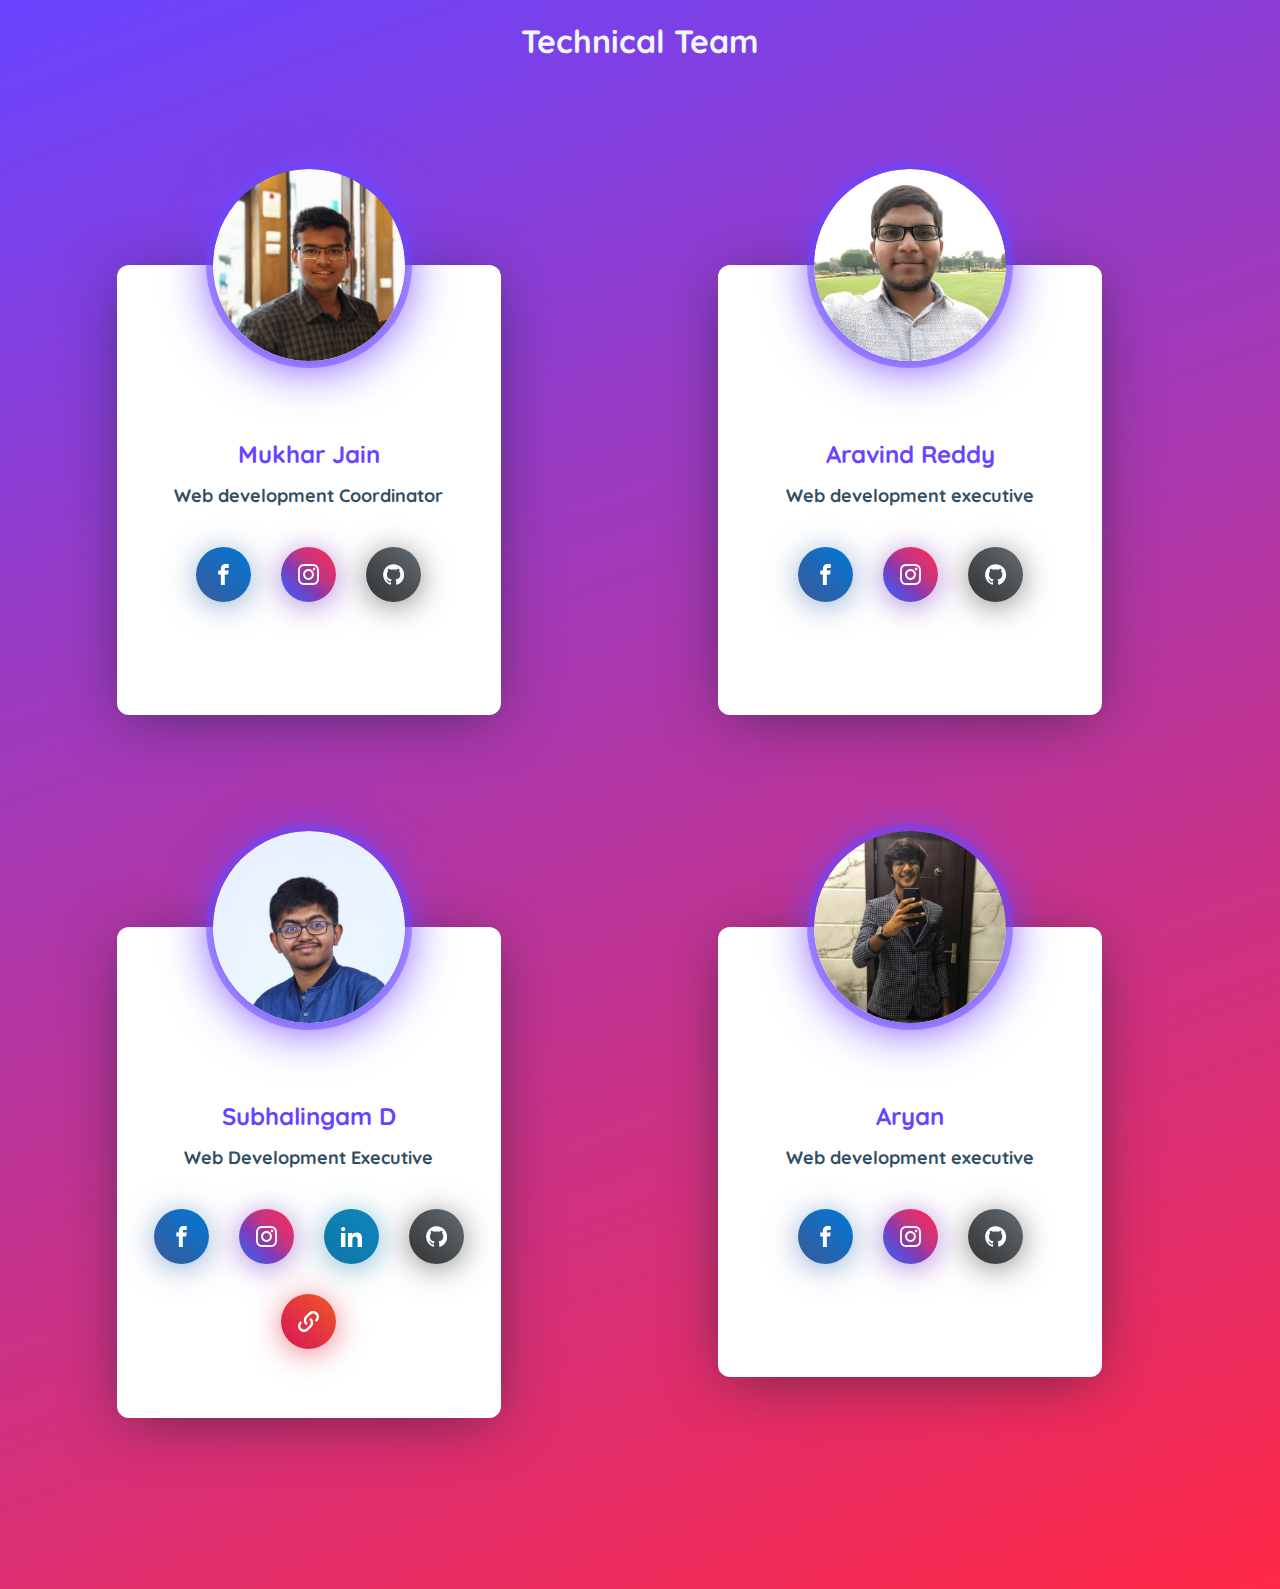
<file: dev_team/index.html>
<!DOCTYPE html>
<html lang="en">
<head>
    <meta charset="UTF-8">
    <meta name="viewport" content="width=device-width, initial-scale=1.0">
    <title>Document</title>
    <link rel="stylesheet" href="style.css">
</head>
<body>
    
<div class="container">
    <h1 style="color: aliceblue; text-align: center;">Technical Team</h1>
    <br>
    <div class="wrapper">

        <div class="profile-card js-profile-card">
            <div class="profile-card__img">
              <img src="mukhar.jpg" alt="profile card">
            </div>
        
            <div class="profile-card__cnt js-profile-cnt">
              <div class="profile-card__name">Mukhar Jain</div>
              <div class="profile-card__txt"><strong>Web development Coordinator</strong> </div>
        
              <div class="profile-card-social">
                <a href="https://www.facebook.com/mj199" class="profile-card-social__item facebook" target="_blank">
                  <span class="icon-font">
                      <svg class="icon"><use xlink:href="#icon-facebook"></use></svg>
                  </span>
                </a>
        
               
        
                <a href="" class="profile-card-social__item instagram" target="_blank">
                  <span class="icon-font">
                      <svg class="icon"><use xlink:href="#icon-instagram"></use></svg>
                  </span>
                </a>
        
              
        
                <a href="https://www.github.com/Mukhar" class="profile-card-social__item github" target="_blank">
                  <span class="icon-font">
                      <svg class="icon"><use xlink:href="#icon-github"></use></svg>
                  </span>
                </a>
        
              
        
              </div>
        
              <!-- <div class="profile-card-ctr">
                <button class="profile-card__button button--blue js-message-btn">Visit</button>
                !-- <button class="profile-card__button button--orange">Follow</button> --
              </div> -->
            </div>
  
  
        
          </div>

        </div>
        <div class="wrapper">
    

          <div class="profile-card js-profile-card">
            <div class="profile-card__img">
              <img src="aravind.jpg" alt="profile card">
            </div>
        
            <div class="profile-card__cnt js-profile-cnt">
              <div class="profile-card__name">Aravind Reddy</div>
              <div class="profile-card__txt"><strong>Web development executive</strong> </div>
        
              <div class="profile-card-social">
                <a href="https://www.facebook.com/aravind.anireddy/" class="profile-card-social__item facebook" target="_blank">
                  <span class="icon-font">
                      <svg class="icon"><use xlink:href="#icon-facebook"></use></svg>
                  </span>
                </a>
        
               
        
                <a href="https://www.instagram.com/so_called_aravind" class="profile-card-social__item instagram" target="_blank">
                  <span class="icon-font">
                      <svg class="icon"><use xlink:href="#icon-instagram"></use></svg>
                  </span>
                </a>
        
              
        
                <a href="https://github.com/aravind3y" class="profile-card-social__item github" target="_blank">
                  <span class="icon-font">
                      <svg class="icon"><use xlink:href="#icon-github"></use></svg>
                  </span>
                </a>
        
              
        
              </div>
        
              <!-- <div class="profile-card-ctr">
                <button class="profile-card__button button--blue js-message-btn">Visit</button>
                !-- <button class="profile-card__button button--orange">Follow</button> --
              </div> -->
            </div>
  
  
        
          </div>

        </div>

        <div class="wrapper">

  
            <div class="profile-card">
              <div class="profile-card__img">
                <img src="https://subhalingamd.github.io/img/dp.jpg" onerror="this.src='shubh.jpeg'" alt="profile card">
              </div>
          
              <div class="profile-card__cnt">
                <div class="profile-card__name">Subhalingam D</div>
                <div class="profile-card__txt"><strong>Web Development Executive</strong></div>
              
          
                <div class="profile-card-social">
                  <a href="https://www.facebook.com/subhalingamd/" class="profile-card-social__item facebook" target="_blank">
                    <span class="icon-font">
                        <svg class="icon"><use xlink:href="#icon-facebook"></use></svg>
                    </span>
                  </a>


                  <a href="https://www.instagram.com/subhu2008/" class="profile-card-social__item instagram" target="_blank">
                    <span class="icon-font">
                        <svg class="icon"><use xlink:href="#icon-instagram"></use></svg>
                    </span>
                  </a>       
                 
          
                  <a href="https://www.linkedin.com/in/subhalingamd/" class="profile-card-social__item linkedin" target="_blank">
                    <span class="icon-font">
                        <svg class="icon"><use xlink:href="#icon-linkedin"></use></svg>
                    </span>
                  </a>
          
                
          
                  <a href="https://github.com/subhalingamd/" class="profile-card-social__item github" target="_blank">
                    <span class="icon-font">
                        <svg class="icon"><use xlink:href="#icon-github"></use></svg>
                    </span>
                  </a>

                  <a href="https://subhalingamd.github.io/" class="profile-card-social__item link" target="_blank">
                      <span class="icon-font">
                          <svg class="icon"><use xlink:href="#icon-link"></use></svg>
                      </span>
                  </a>
          
                
          
                </div>
          
                <!-- <div class="profile-card-ctr">
                  <button class="profile-card__button button--blue js-message-btn">Visit</button>
                  !-- <button class="profile-card__button button--orange">Follow</button> --
                </div> -->
              </div>
    
    
          
            </div>
    
        </div>

        <div class="wrapper">
    


            
          <div class="profile-card js-profile-card"> 
            <div class="profile-card__img">
              <img src="aryan.jpeg" alt="profile card">
            </div>
        
            <div class="profile-card__cnt js-profile-cnt">
              <div class="profile-card__name">Aryan</div>
              <div class="profile-card__txt"><strong>Web development executive</strong> </div>
        
              <div class="profile-card-social">
                <a href="https://www.facebook.com/" class="profile-card-social__item facebook" target="_blank">
                  <span class="icon-font">
                      <svg class="icon"><use xlink:href="#icon-facebook"></use></svg>
                  </span>
                </a>
        
               
        
                <a href="https://www.instagram.com/" class="profile-card-social__item instagram" target="_blank">
                  <span class="icon-font">
                      <svg class="icon"><use xlink:href="#icon-instagram"></use></svg>
                  </span>
                </a>
        
              
        
                <a href="https://github.com/" class="profile-card-social__item github" target="_blank">
                  <span class="icon-font">
                      <svg class="icon"><use xlink:href="#icon-github"></use></svg>
                  </span>
                </a>
        
              
        
              </div>
        
              <!-- <div class="profile-card-ctr">
                <button class="profile-card__button button--blue js-message-btn">Visit</button>
                !-- <button class="profile-card__button button--orange">Follow</button> --
              </div> -->
            </div>
  
  
        </div>
          </div>
</div>

        </div>
      
      <svg hidden="hidden">
        <defs>
        
      
          <symbol id="icon-github" viewBox="0 0 32 32">
            <title>github</title>
            <path d="M16.192 0.512c-8.832 0-16 7.168-16 16 0 7.072 4.576 13.056 10.944 15.168 0.8 0.16 1.088-0.352 1.088-0.768 0-0.384 0-1.632-0.032-2.976-4.448 0.96-5.376-1.888-5.376-1.888-0.736-1.856-1.792-2.336-1.792-2.336-1.44-0.992 0.096-0.96 0.096-0.96 1.6 0.128 2.464 1.664 2.464 1.664 1.44 2.432 3.744 1.728 4.672 1.344 0.128-1.024 0.544-1.728 1.024-2.144-3.552-0.448-7.296-1.824-7.296-7.936 0-1.76 0.64-3.168 1.664-4.288-0.16-0.416-0.704-2.016 0.16-4.224 0 0 1.344-0.416 4.416 1.632 1.28-0.352 2.656-0.544 4-0.544s2.72 0.192 4 0.544c3.040-2.080 4.384-1.632 4.384-1.632 0.864 2.208 0.32 3.84 0.16 4.224 1.024 1.12 1.632 2.56 1.632 4.288 0 6.144-3.744 7.488-7.296 7.904 0.576 0.512 1.088 1.472 1.088 2.976 0 2.144-0.032 3.872-0.032 4.384 0 0.416 0.288 0.928 1.088 0.768 6.368-2.112 10.944-8.128 10.944-15.168 0-8.896-7.168-16.032-16-16.032z"></path>
            <path d="M6.24 23.488c-0.032 0.064-0.16 0.096-0.288 0.064-0.128-0.064-0.192-0.16-0.128-0.256 0.032-0.096 0.16-0.096 0.288-0.064 0.128 0.064 0.192 0.16 0.128 0.256v0z"></path>
            <path d="M6.912 24.192c-0.064 0.064-0.224 0.032-0.32-0.064s-0.128-0.256-0.032-0.32c0.064-0.064 0.224-0.032 0.32 0.064s0.096 0.256 0.032 0.32v0z"></path>
            <path d="M7.52 25.12c-0.096 0.064-0.256 0-0.352-0.128s-0.096-0.32 0-0.384c0.096-0.064 0.256 0 0.352 0.128 0.128 0.128 0.128 0.32 0 0.384v0z"></path>
            <path d="M8.384 26.016c-0.096 0.096-0.288 0.064-0.416-0.064s-0.192-0.32-0.096-0.416c0.096-0.096 0.288-0.064 0.416 0.064 0.16 0.128 0.192 0.32 0.096 0.416v0z"></path>
            <path d="M9.6 26.528c-0.032 0.128-0.224 0.192-0.384 0.128-0.192-0.064-0.288-0.192-0.256-0.32s0.224-0.192 0.416-0.128c0.128 0.032 0.256 0.192 0.224 0.32v0z"></path>
            <path d="M10.912 26.624c0 0.128-0.16 0.256-0.352 0.256s-0.352-0.096-0.352-0.224c0-0.128 0.16-0.256 0.352-0.256 0.192-0.032 0.352 0.096 0.352 0.224v0z"></path>
            <path d="M12.128 26.4c0.032 0.128-0.096 0.256-0.288 0.288s-0.352-0.032-0.384-0.16c-0.032-0.128 0.096-0.256 0.288-0.288s0.352 0.032 0.384 0.16v0z"></path>
          </symbol>
      
        
      
          <symbol id="icon-facebook" viewBox="0 0 32 32">
            <title>facebook</title>
            <path d="M19 6h5v-6h-5c-3.86 0-7 3.14-7 7v3h-4v6h4v16h6v-16h5l1-6h-6v-3c0-0.542 0.458-1 1-1z"></path>
          </symbol>
      
          <symbol id="icon-instagram" viewBox="0 0 32 32">
            <title>instagram</title>
            <path d="M16 2.881c4.275 0 4.781 0.019 6.462 0.094 1.563 0.069 2.406 0.331 2.969 0.55 0.744 0.288 1.281 0.638 1.837 1.194 0.563 0.563 0.906 1.094 1.2 1.838 0.219 0.563 0.481 1.412 0.55 2.969 0.075 1.688 0.094 2.194 0.094 6.463s-0.019 4.781-0.094 6.463c-0.069 1.563-0.331 2.406-0.55 2.969-0.288 0.744-0.637 1.281-1.194 1.837-0.563 0.563-1.094 0.906-1.837 1.2-0.563 0.219-1.413 0.481-2.969 0.55-1.688 0.075-2.194 0.094-6.463 0.094s-4.781-0.019-6.463-0.094c-1.563-0.069-2.406-0.331-2.969-0.55-0.744-0.288-1.281-0.637-1.838-1.194-0.563-0.563-0.906-1.094-1.2-1.837-0.219-0.563-0.481-1.413-0.55-2.969-0.075-1.688-0.094-2.194-0.094-6.463s0.019-4.781 0.094-6.463c0.069-1.563 0.331-2.406 0.55-2.969 0.288-0.744 0.638-1.281 1.194-1.838 0.563-0.563 1.094-0.906 1.838-1.2 0.563-0.219 1.412-0.481 2.969-0.55 1.681-0.075 2.188-0.094 6.463-0.094zM16 0c-4.344 0-4.887 0.019-6.594 0.094-1.7 0.075-2.869 0.35-3.881 0.744-1.056 0.412-1.95 0.956-2.837 1.85-0.894 0.888-1.438 1.781-1.85 2.831-0.394 1.019-0.669 2.181-0.744 3.881-0.075 1.713-0.094 2.256-0.094 6.6s0.019 4.887 0.094 6.594c0.075 1.7 0.35 2.869 0.744 3.881 0.413 1.056 0.956 1.95 1.85 2.837 0.887 0.887 1.781 1.438 2.831 1.844 1.019 0.394 2.181 0.669 3.881 0.744 1.706 0.075 2.25 0.094 6.594 0.094s4.888-0.019 6.594-0.094c1.7-0.075 2.869-0.35 3.881-0.744 1.050-0.406 1.944-0.956 2.831-1.844s1.438-1.781 1.844-2.831c0.394-1.019 0.669-2.181 0.744-3.881 0.075-1.706 0.094-2.25 0.094-6.594s-0.019-4.887-0.094-6.594c-0.075-1.7-0.35-2.869-0.744-3.881-0.394-1.063-0.938-1.956-1.831-2.844-0.887-0.887-1.781-1.438-2.831-1.844-1.019-0.394-2.181-0.669-3.881-0.744-1.712-0.081-2.256-0.1-6.6-0.1v0z"></path>
            <path d="M16 7.781c-4.537 0-8.219 3.681-8.219 8.219s3.681 8.219 8.219 8.219 8.219-3.681 8.219-8.219c0-4.537-3.681-8.219-8.219-8.219zM16 21.331c-2.944 0-5.331-2.387-5.331-5.331s2.387-5.331 5.331-5.331c2.944 0 5.331 2.387 5.331 5.331s-2.387 5.331-5.331 5.331z"></path>
            <path d="M26.462 7.456c0 1.060-0.859 1.919-1.919 1.919s-1.919-0.859-1.919-1.919c0-1.060 0.859-1.919 1.919-1.919s1.919 0.859 1.919 1.919z"></path>
          </symbol>


          <symbol id="icon-linkedin" viewBox="0 0 24 24">
            <title>linkedin</title>
            <path d="M4.98 3.5c0 1.381-1.11 2.5-2.48 2.5s-2.48-1.119-2.48-2.5c0-1.38 1.11-2.5 2.48-2.5s2.48 1.12 2.48 2.5zm.02 4.5h-5v16h5v-16zm7.982 0h-4.968v16h4.969v-8.399c0-4.67 6.029-5.052 6.029 0v8.399h4.988v-10.131c0-7.88-8.922-7.593-11.018-3.714v-2.155z"/>
          </symbol>



          <symbol id="icon-link" viewBox="0 0 32 32">
            <title>link</title>
            <path d="M17.984 11.456c-0.704 0.704-0.704 1.856 0 2.56 2.112 2.112 2.112 5.568 0 7.68l-5.12 5.12c-2.048 2.048-5.632 2.048-7.68 0-1.024-1.024-1.6-2.4-1.6-3.84s0.576-2.816 1.6-3.84c0.704-0.704 0.704-1.856 0-2.56s-1.856-0.704-2.56 0c-1.696 1.696-2.624 3.968-2.624 6.368 0 2.432 0.928 4.672 2.656 6.4 1.696 1.696 3.968 2.656 6.4 2.656s4.672-0.928 6.4-2.656l5.12-5.12c3.52-3.52 3.52-9.248 0-12.8-0.736-0.672-1.888-0.672-2.592 0.032z"></path>
            <path d="M29.344 2.656c-1.696-1.728-3.968-2.656-6.4-2.656s-4.672 0.928-6.4 2.656l-5.12 5.12c-3.52 3.52-3.52 9.248 0 12.8 0.352 0.352 0.8 0.544 1.28 0.544s0.928-0.192 1.28-0.544c0.704-0.704 0.704-1.856 0-2.56-2.112-2.112-2.112-5.568 0-7.68l5.12-5.12c2.048-2.048 5.632-2.048 7.68 0 1.024 1.024 1.6 2.4 1.6 3.84s-0.576 2.816-1.6 3.84c-0.704 0.704-0.704 1.856 0 2.56s1.856 0.704 2.56 0c1.696-1.696 2.656-3.968 2.656-6.4s-0.928-4.704-2.656-6.4z"></path>
          </symbol>


          
      
         
      
        </defs>
      </svg>

</body>
</html>
</file>
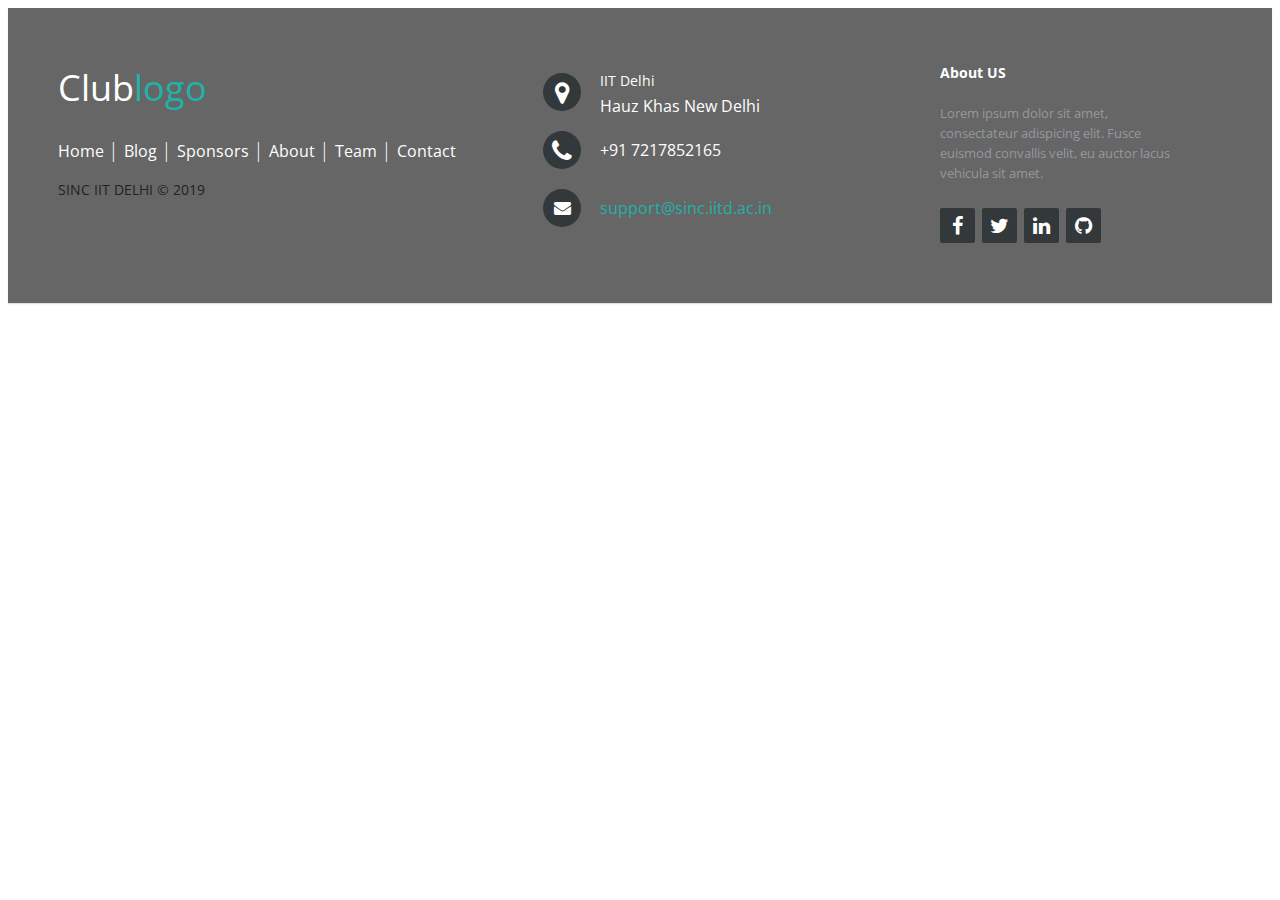
<file: footer/index.html>
<!DOCTYPE html>
<html lang="en" >
<head>
  <meta charset="UTF-8">
  <title>Footer Example 4</title>
  <link rel='stylesheet' href='https://maxcdn.bootstrapcdn.com/font-awesome/4.2.0/css/font-awesome.min.css'>
  <link rel="stylesheet" href="style1.css">

</head>
<body>
<!-- partial:index.partial.html -->
<footer class="footer-distributed">

			<div class="footer-left">

				<h3>Club<span>logo</span></h3>

				<p class="footer-links">
					<a href="#" class="link-1">Home</a>
					
					<a href="#">Blog</a>
				
					<a href="#">Sponsors</a>
				
					<a href="#">About</a>
					
					<a href="#">Team</a>
					
					<a href="#">Contact</a>
				</p>

				<p class="footer-company-name">SINC IIT DELHI © 2019</p>
			</div>

			<div class="footer-center">

				<div>
					<i class="fa fa-map-marker"></i>
					<p><span>IIT Delhi</span> Hauz Khas New Delhi</p>
				</div>

				<div>
					<i class="fa fa-phone"></i>
					<p>+91 7217852165</p>
				</div>

				<div>
					<i class="fa fa-envelope"></i>
					<p><a href="mailto:support@company.com">support@sinc.iitd.ac.in</a></p>
				</div>

			</div>

			<div class="footer-right">

				<p class="footer-company-about">
					<span>About US</span>
					Lorem ipsum dolor sit amet, consectateur adispicing elit. Fusce euismod convallis velit, eu auctor lacus vehicula sit amet.
				</p>

				<div class="footer-icons">

					<a href="#"><i class="fa fa-facebook"></i></a>
					<a href="#"><i class="fa fa-twitter"></i></a>
					<a href="#"><i class="fa fa-linkedin"></i></a>
					<a href="#"><i class="fa fa-github"></i></a>

				</div>

			</div>

		</footer>
<!-- partial -->
  
</body>
</html>
</file>
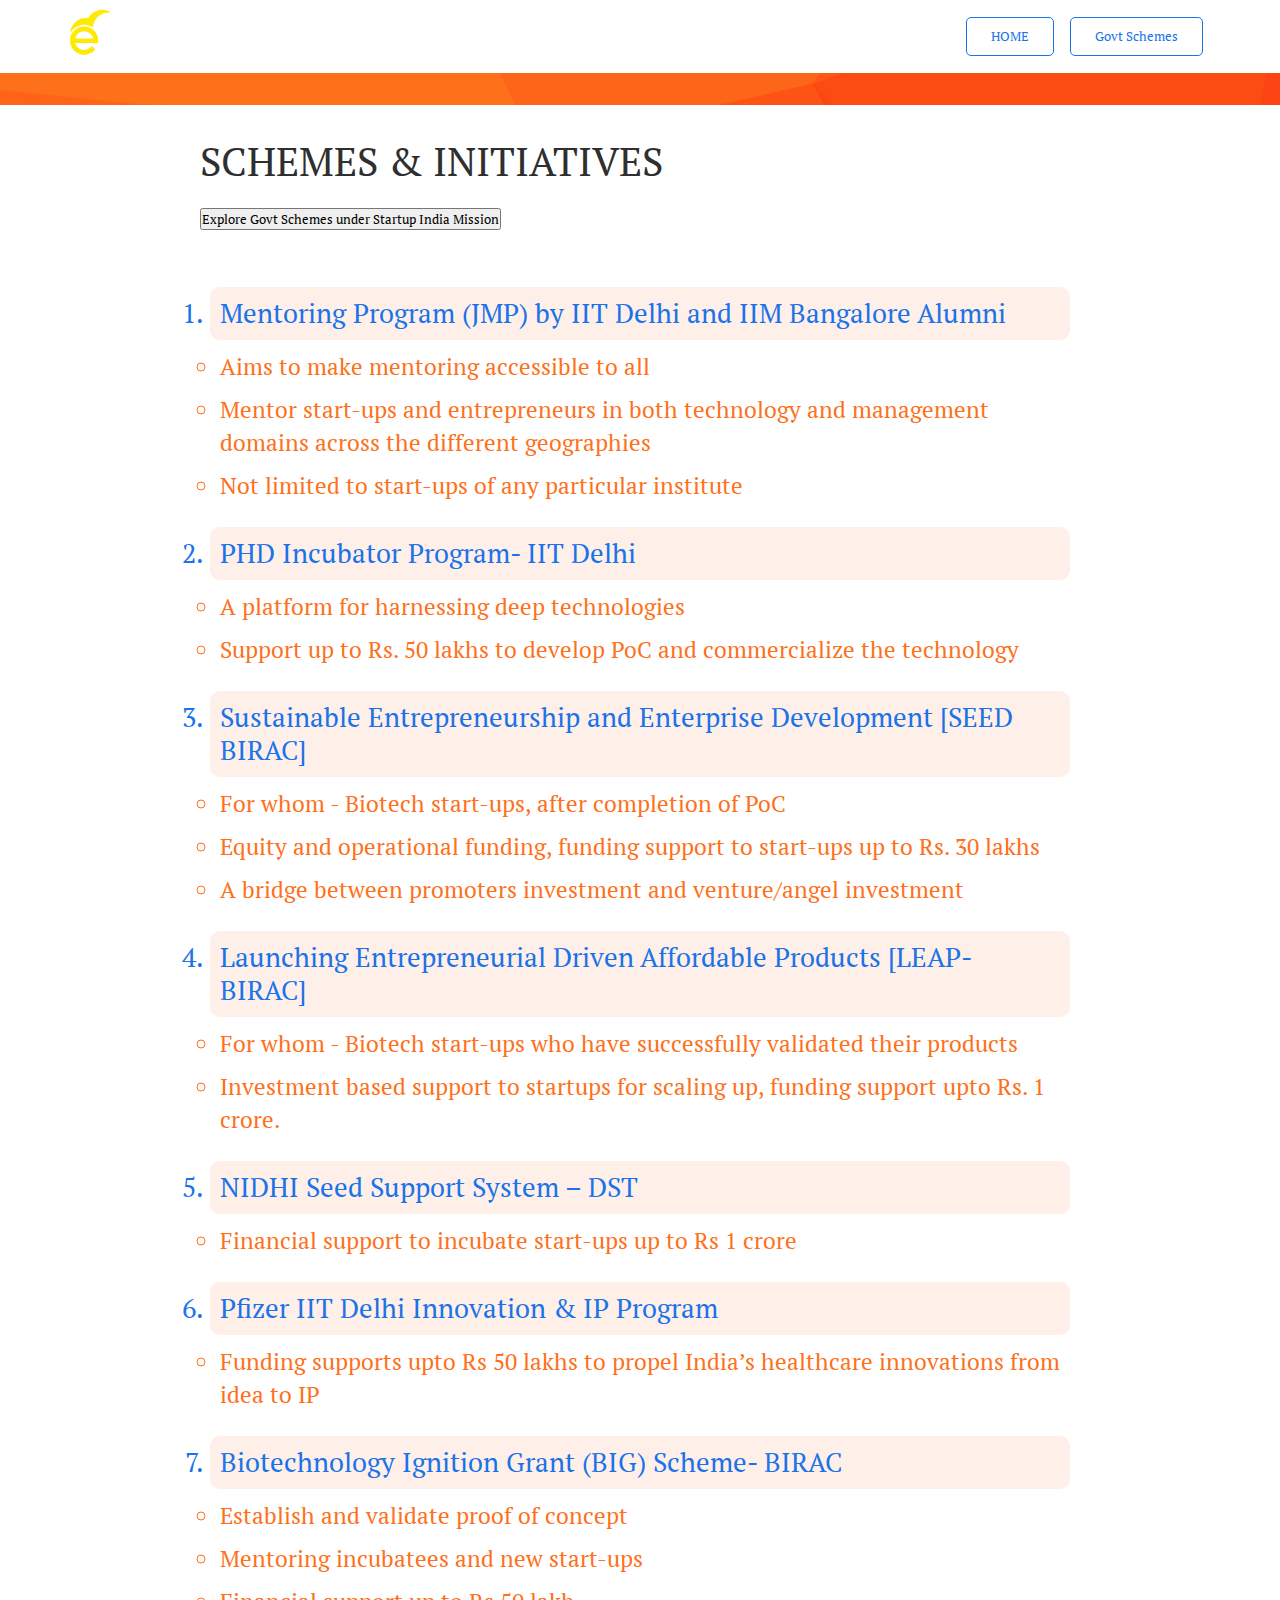
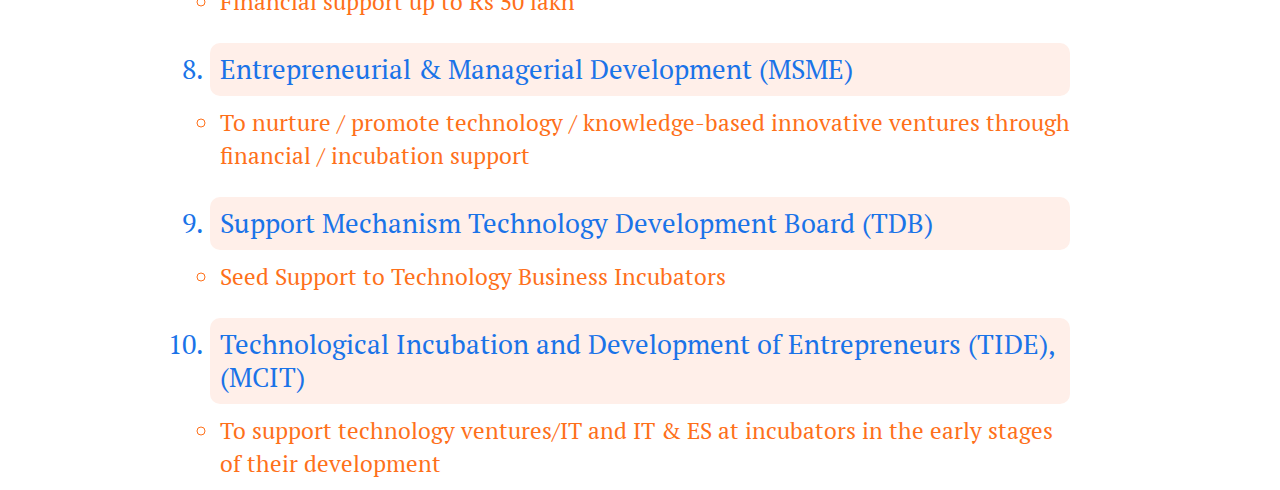
<file: Schemes/index.html>
<!DOCTYPE html>
<html lang="en">

<head>
	<meta charset="UTF-8" />
	<meta name="viewport" content="width=device-width, initial-scale=1.0" />
	<meta http-equiv="X-UA-Compatible" content="ie=edge" />
	<title>Schemes @ IITD</title>
	<link rel="stylesheet" href="./css/style.css" />
</head>

<body>
	<nav id="nav">
		<div id="nav_logo_div">
			<img id="nav_logo" src="./../logo/edc-logo.png" alt="" />
		</div>
		<div id="nav_links">
			<a class="link" href="../">HOME</a>
			<a class="link" href="https://www.startupindia.gov.in/">Govt Schemes</a>

		</div>
	</nav>

	<section class="texthero">
		<p class="log-head"> </p>
		<!-- <p>ENTREPRENEURSHIP</p> -->
	</section>
	<main class="wrapper">
		<section class="meta">
			<p class="title">
				SCHEMES & INITIATIVES
			</p>
			<br/>
			<p class="subtitle">
			</p>
			<a href="https://www.startupindia.gov.in/"><button class="btn red"><span>Explore Govt Schemes under Startup India Mission</span></button>
			</a>
			<!-- <div class="author">
				<div class="about">
					<img src="./auth.jpeg" alt="" />
					<div>
						<p class="author_name">Divyansh Rana</p>
						<p class="post_date_readtime">June 6 · 6 min read</p>
					</div>
				</div>
				<div class="social">
					<a href="https://www.facebook.com/sharer/sharer.php?u=edc.iitd.ac.in/resource" target="_blank">
						<img src="./facebook-app-logo.png" alt="" />
					</a>
					<a
						href="javascript:var%20hello='Hello';(function(){hello='Press%20ctrl%20+%20D%20to%20Bookmark%20!'})();alert(hello);">
						<img src="./small-bookmark.png" alt="" /> </a>
				</div>
			</div> -->
		</section>

		<section class="content">
			<!-- <img class="info-image" src="./img2.jpg" alt="Info image"> -->


			<ol>

				<li class="head"><a href="https://docs.google.com/forms/d/e/1FAIpQLScXh_RDhHQSTI_u_CLaiVMc0cfhBV3zQmfmAsvnnKxKFKwW0g/viewform"> Mentoring Program (JMP) by IIT Delhi and IIM Bangalore Alumni</a></li>
				<ul class="sublist">
					<li>Aims to make mentoring accessible to all</li>
					<li>Mentor start-ups and entrepreneurs in both technology and management domains across the
						different
						geographies</li>
					<li>Not limited to start-ups of any particular institute</li>

				</ul>
				<li class="head">PHD Incubator Program- IIT Delhi </li>

				<ul class="sublist">
					<li>A platform for harnessing deep technologies</li>
					<li>Support up to Rs. 50 lakhs to develop PoC and commercialize the technology
					</li>
				</ul>
				<li class="head">Sustainable Entrepreneurship and Enterprise Development [SEED BIRAC] </li>

				<ul class="sublist">
					<li>For whom - Biotech start-ups, after completion of PoC</li>
					<li>Equity and operational funding, funding support to start-ups up to Rs. 30 lakhs</li>
					<li>A bridge between promoters investment and venture/angel investment</li>
				</ul>

				<li class="head">Launching Entrepreneurial Driven Affordable Products [LEAP- BIRAC] </li>

				<ul class="sublist">
					<li>For whom - Biotech start-ups who have successfully validated their products</li>
					<li>Investment based support to startups for scaling up, funding support upto Rs. 1 crore.
					</li>
				</ul>
				<li class="head">NIDHI Seed Support System – DST </li>

				<ul class="sublist">
					<li>Financial support to incubate start-ups up to Rs 1 crore</li>
				</ul>
				<li class="head">Pfizer IIT Delhi Innovation & IP Program </li>

				<ul class="sublist">
					<li>Funding supports upto Rs 50 lakhs to propel India’s healthcare innovations from idea to IP
					</li>
				</ul>
				<li class="head">Biotechnology Ignition Grant (BIG) Scheme- BIRAC </li>

				<ul class="sublist">
					<li>Establish and validate proof of concept</li>
					<li>Mentoring incubatees and new start-ups</li>
					<li>Financial support up to Rs 50 lakh</li>
				</ul>
				<li class="head">Entrepreneurial & Managerial Development (MSME) </li>

				<ul class="sublist">
					<li>To nurture / promote technology / knowledge-based innovative ventures through financial /
						incubation support
					</li>

				</ul>
				<li class="head">Support Mechanism Technology Development Board (TDB) </li>

				<ul class="sublist">
					<li>Seed Support to Technology Business Incubators
					</li>

				</ul>
				<li class="head">Technological Incubation and Development of Entrepreneurs (TIDE), (MCIT) </li>

				<ul class="sublist">
					<li>To support technology ventures/IT and IT & ES at incubators in the early stages of their
						development
					</li>

				</ul>
			</ol>
		</section>
	</main>
</body>

</html>
</file>
<file: admin/style.css>
*{
    box-sizing: border-box;
}

body {
    letter-spacing: 0.01em;
    font-family: 'Open Sans';
    display: flex;
    flex-direction: column;
    /*justify-content: center;*/

}

.title{
    font-family: "Open Sans Condensed";
    font-size: 2em;
    text-transform: uppercase;;
}

a.btn{
    display: inline-block;
    padding: 6px 6px;
    background-color: #000;
    border: 1px solid #000;
    color: #fff;
    cursor: pointer;
    text-decoration: none;
    text-transform: uppercase;
    font-size: 0.75em;
}

a.btn:hover{
    background-color: #f1f1f1;
    color:#000; 
}

.refresh{
    display: block;
    position: fixed; right: 1ch; z-index: 1;

}

.add{
    margin: 8px auto;
}



table{
    overflow-y: scroll;
    min-width: 100%;
    border-collapse: collapse;
    border: 1px solid #000;
    cursor: default;
}

tr{
    vertical-align: middle;
}

td,th{
    padding: 3px;
    white-space: nowrap;
}

thead>tr th{
    background-color: #000;
    color: #fff;
    vertical-align: middle;
    text-align: left;

}

tbody{
    overflow-y: scroll;
}



tr{
    border-bottom: 1px solid #000;
}

td.sticky{
    background-color: #fff;
}


tr:hover,tr:hover td.sticky{
    background-color: #dadada;
}



/*

table {
    border: none;
}

table tr {
    border-bottom: 1px solid #cbcbcb;
}

table td {
    padding: 0.5em .5em;
    border-width: 0 0 1px 0;
    border-bottom: 1px solid #cbcbcb;
    border-left: 1px solid #cbcbcb;
    display: table-cell;


}

table th {
    display: table-cell;
    vertical-align: inherit;
    font-weight: bold;
    text-align: -internal-center;
    color: black;
    padding: 0.5em 1em;

}
*/


 #login-submit {
    overflow: visible;
    vertical-align: middle;
    border-radius: 4px;
    padding: 5px 16px;
    font-size: 1em;
}
}

button {
    background: rgb(223, 117, 20);
    color: white;
    border-radius: 4px;
    padding: .5em 1em;
    border: none;
    text-decoration: none;
    text-align: center;
    vertical-align: center;
    -webkit-user-drag: none;
}

.login {
    border: 0;
    border-bottom: 2px solid $gray;
    outline: 0;
    font-size: 1.3rem;
    color: white;
    padding: 7px 0;
    background: transparent;
    transition: border-color 0.2s;

    &::placeholder {
        color: transparent;
    }

    &:placeholder-shown~.form__label {
        font-size: 1.3rem;
        cursor: text;
        top: 20px;
    }
}








div.tab{
    display: block;
    background-color: #dadada;
    font-family: "Open Sans Condensed";
    position: sticky;
    position: -webkit-sticky;
    z-index: 2000;
    top: 8px;

}

div.tab>div.tab-item{
    float: left;
    padding: 9px 15px;
    cursor:  pointer;
    user-select:  none;

}

div.tab>div.tab-item:hover,div.tab>.selected{
    background-color: #fff;
}

div.tab>div.tab-item a{
    text-transform: uppercase;
    text-decoration: none;
}


div.tab::after{
    content: "";
    display: block;
    clear: both;
}



/*New Popup*/

.login{
    display: block;
    position: fixed;
    z-index: 10;
    left: 0;
    top: 0;
    width: 100vw;
    height: 100vh;
    overflow: auto;
    background-color: #dadada; 
}

.login-content {
  background-color: #f1f1f1;
  margin: 10vh auto 7vw auto;
  border: 1px solid #888;
  width: 65vw; 
  padding: 5vh 2.5vw;
  text-align: center;
  box-shadow: 4px 4px 6px #aaa;
}


@media screen and (max-width: 900px){
    .login-content {
        margin: 5vh auto 3vw auto;
        width: 90vw;
    }
}

form .box{
    border: 1px solid #000;
}

form .box>.h{
    background-color: #000000;
    color: White;
    text-transform: uppercase;
    font-size: 1.25em;
    padding: 10px;
}

form .box>:not(.h){
    padding: 2vh;
}


.icon {
  display: inline-block;
  padding: 10px;
  background: #000;
  color: white;
  width: 50px;
  text-align: center;
  vertical-align: middle;
}

.fa{
    display: inline-flex;
    vertical-align: top;
    text-shadow: 0 3px 2px rgba(0,0,0,0.2);
    font-size: 1em;
}



.popup{
    display: none;
    position: fixed;
    z-index: 2008;
    left: 0;
    top: 0;
    width: 100%;
    height: 100%;
    overflow: auto;
    background-color: rgb(0,0,0); 
    background-color: rgba(0,0,0,0.5);
}

.popup-content {
  background-color: #f1f1f1;
  margin: 10vh auto 7vw auto;
  border: 1px solid #888;
  width: 65vw; 
  padding: 5vh 2.5vw;
  text-align: center;

}

@media screen and (max-width: 900px){
    .popup-content {
        margin: 5vh auto 3vw auto;
        width: 90vw;
    }
}

.box{
    border: 1px solid #000;
}

.h{
    background-color: #000000;
    color: White;
    text-transform: uppercase;
    font-size: 1.25em;
    padding: 10px;
    font-family: "Open Sans Condensed";
}

.box>:not(.h){
    padding: 2vh;
}



.close{
    color: #fff;
    cursor: pointer;
}

.close:hover, .close:focus {
  color: ##dadada;
}

.animate {
  -webkit-animation: animatezoom 0.6s;
  animation: animatezoom 0.6s;
}

@-webkit-keyframes animatezoom {
  from {-webkit-transform: scale(0)} 
  to {-webkit-transform: scale(1)}
}
  
@keyframes animatezoom {
  from {transform: scale(0)} 
  to {transform: scale(1)}
}






input, textarea, select {
    width: 80%; 
    padding: 4.7px 6px 7.5px;
    outline: none;
    font-size: 0.95em;
    background-color: #F1F1F1;
}

textarea{
    resize: none;
}

select{
    -moz-appearance: none; 
    -webkit-appearance: none; 
    appearance: none;
    border-radius: 0;
    width: 80%; 
    margin-top: 3px;
    padding: 8px 6px 9px;
    outline: none;
    font-size: 0.95em;
    background-color: #F1F1F1;
}

input:hover, textarea:hover,select:hover,option:hover {
    outline: 1px solid #000;
}

input:focus, textarea:focus,select:focus {
    outline: 1px solid #000;
    background-color: #000;
    color: #fff;
}


input[type=submit] {
    -moz-appearance: none; 
    -webkit-appearance: none; 
    appearance: none;
    min-width: 40%;
    padding: 12px 12px;
    background-color: DodgerBlue;
    border: 1px solid DodgerBlue;
    color: #fff;
    cursor: pointer;
    text-transform: uppercase;
}

input[type=submit]:hover{
    background-color: #fff;
    color: #000;
}
</file>
<file: becon2/becon_files/style.css>
.wp-block-audio figcaption{margin-top:.5em;margin-bottom:1em}.wp-block-audio audio{width:100%;min-width:300px}.wp-block-button{color:#fff}.wp-block-button.aligncenter{text-align:center}.wp-block-button.alignright{text-align:right}.wp-block-button__link{background-color:#32373c;border:none;border-radius:28px;box-shadow:none;color:inherit;cursor:pointer;display:inline-block;font-size:18px;margin:0;padding:12px 24px;text-align:center;text-decoration:none;overflow-wrap:break-word}.wp-block-button__link:active,.wp-block-button__link:focus,.wp-block-button__link:hover,.wp-block-button__link:visited{color:inherit}.wp-gs .wp-block-button__link:not(.has-background){background-color:var(--wp-block-core-button--color--background,var(--wp-color--primary,#32373c))}.is-style-squared .wp-block-button__link{border-radius:0}.no-border-radius.wp-block-button__link{border-radius:0!important}.is-style-outline{color:#32373c}.is-style-outline .wp-block-button__link{background-color:transparent;border:2px solid}.wp-block-buttons .wp-block-button{display:inline-block;margin:4px}.wp-block-buttons.aligncenter,.wp-block-calendar{text-align:center}.wp-block-calendar tbody td,.wp-block-calendar th{padding:4px;border:1px solid #e2e4e7}.wp-block-calendar tfoot td{border:none}.wp-block-calendar table{width:100%;border-collapse:collapse;font-family:-apple-system,BlinkMacSystemFont,Segoe UI,Roboto,Oxygen-Sans,Ubuntu,Cantarell,Helvetica Neue,sans-serif}.wp-block-calendar table th{font-weight:400;background:#edeff0}.wp-block-calendar a{text-decoration:underline}.wp-block-calendar tfoot a{color:#00739c}.wp-block-calendar table caption,.wp-block-calendar table tbody{color:#40464d}.wp-block-categories.alignleft{margin-right:2em}.wp-block-categories.alignright{margin-left:2em}.wp-block-columns{display:flex;margin-bottom:28px;flex-wrap:wrap}@media (min-width:782px){.wp-block-columns{flex-wrap:nowrap}}.wp-block-columns.has-background{padding:20px 30px}.wp-block-column{flex-grow:1;min-width:0;word-break:break-word;overflow-wrap:break-word}@media (max-width:599px){.wp-block-column{flex-basis:100%!important}}@media (min-width:600px){.wp-block-column{flex-basis:calc(50% - 16px);flex-grow:0}.wp-block-column:nth-child(2n){margin-left:32px}}@media (min-width:782px){.wp-block-column:not(:first-child){margin-left:32px}}.wp-block-columns.are-vertically-aligned-top{align-items:flex-start}.wp-block-columns.are-vertically-aligned-center{align-items:center}.wp-block-columns.are-vertically-aligned-bottom{align-items:flex-end}.wp-block-column.is-vertically-aligned-top{align-self:flex-start}.wp-block-column.is-vertically-aligned-center{-ms-grid-row-align:center;align-self:center}.wp-block-column.is-vertically-aligned-bottom{align-self:flex-end}.wp-block-cover,.wp-block-cover-image{position:relative;background-color:#000;background-size:cover;background-position:50%;min-height:430px;height:100%;width:100%;display:flex;justify-content:center;align-items:center;overflow:hidden}.wp-block-cover-image.has-parallax,.wp-block-cover.has-parallax{background-attachment:fixed}@supports (-webkit-overflow-scrolling:touch){.wp-block-cover-image.has-parallax,.wp-block-cover.has-parallax{background-attachment:scroll}}@media (prefers-reduced-motion:reduce){.wp-block-cover-image.has-parallax,.wp-block-cover.has-parallax{background-attachment:scroll}}.wp-block-cover-image.has-background-dim:before,.wp-block-cover.has-background-dim:before{content:"";background-color:inherit}.wp-block-cover-image.has-background-dim:not(.has-background-gradient):before,.wp-block-cover-image .wp-block-cover__gradient-background,.wp-block-cover.has-background-dim:not(.has-background-gradient):before,.wp-block-cover .wp-block-cover__gradient-background{position:absolute;top:0;left:0;bottom:0;right:0;z-index:1;opacity:.5}.wp-block-cover-image.has-background-dim.has-background-dim-10 .wp-block-cover__gradient-background,.wp-block-cover-image.has-background-dim.has-background-dim-10:not(.has-background-gradient):before,.wp-block-cover.has-background-dim.has-background-dim-10 .wp-block-cover__gradient-background,.wp-block-cover.has-background-dim.has-background-dim-10:not(.has-background-gradient):before{opacity:.1}.wp-block-cover-image.has-background-dim.has-background-dim-20 .wp-block-cover__gradient-background,.wp-block-cover-image.has-background-dim.has-background-dim-20:not(.has-background-gradient):before,.wp-block-cover.has-background-dim.has-background-dim-20 .wp-block-cover__gradient-background,.wp-block-cover.has-background-dim.has-background-dim-20:not(.has-background-gradient):before{opacity:.2}.wp-block-cover-image.has-background-dim.has-background-dim-30 .wp-block-cover__gradient-background,.wp-block-cover-image.has-background-dim.has-background-dim-30:not(.has-background-gradient):before,.wp-block-cover.has-background-dim.has-background-dim-30 .wp-block-cover__gradient-background,.wp-block-cover.has-background-dim.has-background-dim-30:not(.has-background-gradient):before{opacity:.3}.wp-block-cover-image.has-background-dim.has-background-dim-40 .wp-block-cover__gradient-background,.wp-block-cover-image.has-background-dim.has-background-dim-40:not(.has-background-gradient):before,.wp-block-cover.has-background-dim.has-background-dim-40 .wp-block-cover__gradient-background,.wp-block-cover.has-background-dim.has-background-dim-40:not(.has-background-gradient):before{opacity:.4}.wp-block-cover-image.has-background-dim.has-background-dim-50 .wp-block-cover__gradient-background,.wp-block-cover-image.has-background-dim.has-background-dim-50:not(.has-background-gradient):before,.wp-block-cover.has-background-dim.has-background-dim-50 .wp-block-cover__gradient-background,.wp-block-cover.has-background-dim.has-background-dim-50:not(.has-background-gradient):before{opacity:.5}.wp-block-cover-image.has-background-dim.has-background-dim-60 .wp-block-cover__gradient-background,.wp-block-cover-image.has-background-dim.has-background-dim-60:not(.has-background-gradient):before,.wp-block-cover.has-background-dim.has-background-dim-60 .wp-block-cover__gradient-background,.wp-block-cover.has-background-dim.has-background-dim-60:not(.has-background-gradient):before{opacity:.6}.wp-block-cover-image.has-background-dim.has-background-dim-70 .wp-block-cover__gradient-background,.wp-block-cover-image.has-background-dim.has-background-dim-70:not(.has-background-gradient):before,.wp-block-cover.has-background-dim.has-background-dim-70 .wp-block-cover__gradient-background,.wp-block-cover.has-background-dim.has-background-dim-70:not(.has-background-gradient):before{opacity:.7}.wp-block-cover-image.has-background-dim.has-background-dim-80 .wp-block-cover__gradient-background,.wp-block-cover-image.has-background-dim.has-background-dim-80:not(.has-background-gradient):before,.wp-block-cover.has-background-dim.has-background-dim-80 .wp-block-cover__gradient-background,.wp-block-cover.has-background-dim.has-background-dim-80:not(.has-background-gradient):before{opacity:.8}.wp-block-cover-image.has-background-dim.has-background-dim-90 .wp-block-cover__gradient-background,.wp-block-cover-image.has-background-dim.has-background-dim-90:not(.has-background-gradient):before,.wp-block-cover.has-background-dim.has-background-dim-90 .wp-block-cover__gradient-background,.wp-block-cover.has-background-dim.has-background-dim-90:not(.has-background-gradient):before{opacity:.9}.wp-block-cover-image.has-background-dim.has-background-dim-100 .wp-block-cover__gradient-background,.wp-block-cover-image.has-background-dim.has-background-dim-100:not(.has-background-gradient):before,.wp-block-cover.has-background-dim.has-background-dim-100 .wp-block-cover__gradient-background,.wp-block-cover.has-background-dim.has-background-dim-100:not(.has-background-gradient):before{opacity:1}.wp-block-cover-image.alignleft,.wp-block-cover-image.alignright,.wp-block-cover.alignleft,.wp-block-cover.alignright{max-width:290px;width:100%}.wp-block-cover-image:after,.wp-block-cover:after{display:block;content:"";font-size:0;min-height:inherit}@supports ((position:-webkit-sticky) or (position:sticky)){.wp-block-cover-image:after,.wp-block-cover:after{content:none}}.wp-block-cover-image.aligncenter,.wp-block-cover-image.alignleft,.wp-block-cover-image.alignright,.wp-block-cover.aligncenter,.wp-block-cover.alignleft,.wp-block-cover.alignright{display:flex}.wp-block-cover-image .wp-block-cover__inner-container,.wp-block-cover .wp-block-cover__inner-container{width:calc(100% - 70px);z-index:1;color:#f8f9f9}.wp-block-cover-image .wp-block-subhead:not(.has-text-color),.wp-block-cover-image h1:not(.has-text-color),.wp-block-cover-image h2:not(.has-text-color),.wp-block-cover-image h3:not(.has-text-color),.wp-block-cover-image h4:not(.has-text-color),.wp-block-cover-image h5:not(.has-text-color),.wp-block-cover-image h6:not(.has-text-color),.wp-block-cover-image p:not(.has-text-color),.wp-block-cover .wp-block-subhead:not(.has-text-color),.wp-block-cover h1:not(.has-text-color),.wp-block-cover h2:not(.has-text-color),.wp-block-cover h3:not(.has-text-color),.wp-block-cover h4:not(.has-text-color),.wp-block-cover h5:not(.has-text-color),.wp-block-cover h6:not(.has-text-color),.wp-block-cover p:not(.has-text-color){color:inherit}.wp-block-cover__video-background{position:absolute;top:50%;left:50%;transform:translateX(-50%) translateY(-50%);width:100%;height:100%;z-index:0;-o-object-fit:cover;object-fit:cover}.wp-block-cover-image-text,.wp-block-cover-image-text a,.wp-block-cover-image-text a:active,.wp-block-cover-image-text a:focus,.wp-block-cover-image-text a:hover,.wp-block-cover-text,.wp-block-cover-text a,.wp-block-cover-text a:active,.wp-block-cover-text a:focus,.wp-block-cover-text a:hover,section.wp-block-cover-image h2,section.wp-block-cover-image h2 a,section.wp-block-cover-image h2 a:active,section.wp-block-cover-image h2 a:focus,section.wp-block-cover-image h2 a:hover{color:#fff}.wp-block-cover-image .wp-block-cover.has-left-content{justify-content:flex-start}.wp-block-cover-image .wp-block-cover.has-right-content{justify-content:flex-end}.wp-block-cover-image.has-left-content .wp-block-cover-image-text,.wp-block-cover.has-left-content .wp-block-cover-text,section.wp-block-cover-image.has-left-content>h2{margin-left:0;text-align:left}.wp-block-cover-image.has-right-content .wp-block-cover-image-text,.wp-block-cover.has-right-content .wp-block-cover-text,section.wp-block-cover-image.has-right-content>h2{margin-right:0;text-align:right}.wp-block-cover-image .wp-block-cover-image-text,.wp-block-cover .wp-block-cover-text,section.wp-block-cover-image>h2{font-size:2em;line-height:1.25;z-index:1;margin-bottom:0;max-width:580px;padding:14px;text-align:center}.block-editor-block-list__block[data-type="core/embed"][data-align=left],.block-editor-block-list__block[data-type="core/embed"][data-align=right],.wp-block-embed.alignleft,.wp-block-embed.alignright{max-width:360px;width:100%}.wp-block-embed{margin-bottom:1em}.wp-block-embed figcaption{margin-top:.5em;margin-bottom:1em}.wp-embed-responsive .wp-block-embed.wp-embed-aspect-1-1 .wp-block-embed__wrapper,.wp-embed-responsive .wp-block-embed.wp-embed-aspect-1-2 .wp-block-embed__wrapper,.wp-embed-responsive .wp-block-embed.wp-embed-aspect-4-3 .wp-block-embed__wrapper,.wp-embed-responsive .wp-block-embed.wp-embed-aspect-9-16 .wp-block-embed__wrapper,.wp-embed-responsive .wp-block-embed.wp-embed-aspect-16-9 .wp-block-embed__wrapper,.wp-embed-responsive .wp-block-embed.wp-embed-aspect-18-9 .wp-block-embed__wrapper,.wp-embed-responsive .wp-block-embed.wp-embed-aspect-21-9 .wp-block-embed__wrapper{position:relative}.wp-embed-responsive .wp-block-embed.wp-embed-aspect-1-1 .wp-block-embed__wrapper:before,.wp-embed-responsive .wp-block-embed.wp-embed-aspect-1-2 .wp-block-embed__wrapper:before,.wp-embed-responsive .wp-block-embed.wp-embed-aspect-4-3 .wp-block-embed__wrapper:before,.wp-embed-responsive .wp-block-embed.wp-embed-aspect-9-16 .wp-block-embed__wrapper:before,.wp-embed-responsive .wp-block-embed.wp-embed-aspect-16-9 .wp-block-embed__wrapper:before,.wp-embed-responsive .wp-block-embed.wp-embed-aspect-18-9 .wp-block-embed__wrapper:before,.wp-embed-responsive .wp-block-embed.wp-embed-aspect-21-9 .wp-block-embed__wrapper:before{content:"";display:block;padding-top:50%}.wp-embed-responsive .wp-block-embed.wp-embed-aspect-1-1 .wp-block-embed__wrapper iframe,.wp-embed-responsive .wp-block-embed.wp-embed-aspect-1-2 .wp-block-embed__wrapper iframe,.wp-embed-responsive .wp-block-embed.wp-embed-aspect-4-3 .wp-block-embed__wrapper iframe,.wp-embed-responsive .wp-block-embed.wp-embed-aspect-9-16 .wp-block-embed__wrapper iframe,.wp-embed-responsive .wp-block-embed.wp-embed-aspect-16-9 .wp-block-embed__wrapper iframe,.wp-embed-responsive .wp-block-embed.wp-embed-aspect-18-9 .wp-block-embed__wrapper iframe,.wp-embed-responsive .wp-block-embed.wp-embed-aspect-21-9 .wp-block-embed__wrapper iframe{position:absolute;top:0;right:0;bottom:0;left:0;width:100%;height:100%}.wp-embed-responsive .wp-block-embed.wp-embed-aspect-21-9 .wp-block-embed__wrapper:before{padding-top:42.85%}.wp-embed-responsive .wp-block-embed.wp-embed-aspect-18-9 .wp-block-embed__wrapper:before{padding-top:50%}.wp-embed-responsive .wp-block-embed.wp-embed-aspect-16-9 .wp-block-embed__wrapper:before{padding-top:56.25%}.wp-embed-responsive .wp-block-embed.wp-embed-aspect-4-3 .wp-block-embed__wrapper:before{padding-top:75%}.wp-embed-responsive .wp-block-embed.wp-embed-aspect-1-1 .wp-block-embed__wrapper:before{padding-top:100%}.wp-embed-responsive .wp-block-embed.wp-embed-aspect-9-16 .wp-block-embed__wrapper:before{padding-top:177.78%}.wp-embed-responsive .wp-block-embed.wp-embed-aspect-1-2 .wp-block-embed__wrapper:before{padding-top:200%}.wp-block-file{margin-bottom:1.5em}.wp-block-file.aligncenter{text-align:center}.wp-block-file.alignright{text-align:right}.wp-block-file .wp-block-file__button{background:#32373c;border-radius:2em;color:#fff;font-size:13px;padding:.5em 1em}.wp-block-file a.wp-block-file__button{text-decoration:none}.wp-block-file a.wp-block-file__button:active,.wp-block-file a.wp-block-file__button:focus,.wp-block-file a.wp-block-file__button:hover,.wp-block-file a.wp-block-file__button:visited{box-shadow:none;color:#fff;opacity:.85;text-decoration:none}.wp-block-file *+.wp-block-file__button{margin-left:.75em}.blocks-gallery-grid,.wp-block-gallery{display:flex;flex-wrap:wrap;list-style-type:none;padding:0;margin:0}.blocks-gallery-grid .blocks-gallery-image,.blocks-gallery-grid .blocks-gallery-item,.wp-block-gallery .blocks-gallery-image,.wp-block-gallery .blocks-gallery-item{margin:0 16px 16px 0;display:flex;flex-grow:1;flex-direction:column;justify-content:center;position:relative}.blocks-gallery-grid .blocks-gallery-image figure,.blocks-gallery-grid .blocks-gallery-item figure,.wp-block-gallery .blocks-gallery-image figure,.wp-block-gallery .blocks-gallery-item figure{margin:0;height:100%}@supports ((position:-webkit-sticky) or (position:sticky)){.blocks-gallery-grid .blocks-gallery-image figure,.blocks-gallery-grid .blocks-gallery-item figure,.wp-block-gallery .blocks-gallery-image figure,.wp-block-gallery .blocks-gallery-item figure{display:flex;align-items:flex-end;justify-content:flex-start}}.blocks-gallery-grid .blocks-gallery-image img,.blocks-gallery-grid .blocks-gallery-item img,.wp-block-gallery .blocks-gallery-image img,.wp-block-gallery .blocks-gallery-item img{display:block;max-width:100%;height:auto;width:100%}@supports ((position:-webkit-sticky) or (position:sticky)){.blocks-gallery-grid .blocks-gallery-image img,.blocks-gallery-grid .blocks-gallery-item img,.wp-block-gallery .blocks-gallery-image img,.wp-block-gallery .blocks-gallery-item img{width:auto}}.blocks-gallery-grid .blocks-gallery-image figcaption,.blocks-gallery-grid .blocks-gallery-item figcaption,.wp-block-gallery .blocks-gallery-image figcaption,.wp-block-gallery .blocks-gallery-item figcaption{position:absolute;bottom:0;width:100%;max-height:100%;overflow:auto;padding:40px 10px 9px;color:#fff;text-align:center;font-size:13px;background:linear-gradient(0deg,rgba(0,0,0,.7),rgba(0,0,0,.3) 70%,transparent)}.blocks-gallery-grid .blocks-gallery-image figcaption img,.blocks-gallery-grid .blocks-gallery-item figcaption img,.wp-block-gallery .blocks-gallery-image figcaption img,.wp-block-gallery .blocks-gallery-item figcaption img{display:inline}.blocks-gallery-grid.is-cropped .blocks-gallery-image a,.blocks-gallery-grid.is-cropped .blocks-gallery-image img,.blocks-gallery-grid.is-cropped .blocks-gallery-item a,.blocks-gallery-grid.is-cropped .blocks-gallery-item img,.wp-block-gallery.is-cropped .blocks-gallery-image a,.wp-block-gallery.is-cropped .blocks-gallery-image img,.wp-block-gallery.is-cropped .blocks-gallery-item a,.wp-block-gallery.is-cropped .blocks-gallery-item img{width:100%}@supports ((position:-webkit-sticky) or (position:sticky)){.blocks-gallery-grid.is-cropped .blocks-gallery-image a,.blocks-gallery-grid.is-cropped .blocks-gallery-image img,.blocks-gallery-grid.is-cropped .blocks-gallery-item a,.blocks-gallery-grid.is-cropped .blocks-gallery-item img,.wp-block-gallery.is-cropped .blocks-gallery-image a,.wp-block-gallery.is-cropped .blocks-gallery-image img,.wp-block-gallery.is-cropped .blocks-gallery-item a,.wp-block-gallery.is-cropped .blocks-gallery-item img{height:100%;flex:1;-o-object-fit:cover;object-fit:cover}}.blocks-gallery-grid .blocks-gallery-image,.blocks-gallery-grid .blocks-gallery-item,.wp-block-gallery .blocks-gallery-image,.wp-block-gallery .blocks-gallery-item{width:calc((100% - 16px)/2)}.blocks-gallery-grid .blocks-gallery-image:nth-of-type(2n),.blocks-gallery-grid .blocks-gallery-item:nth-of-type(2n),.wp-block-gallery .blocks-gallery-image:nth-of-type(2n),.wp-block-gallery .blocks-gallery-item:nth-of-type(2n){margin-right:0}.blocks-gallery-grid.columns-1 .blocks-gallery-image,.blocks-gallery-grid.columns-1 .blocks-gallery-item,.wp-block-gallery.columns-1 .blocks-gallery-image,.wp-block-gallery.columns-1 .blocks-gallery-item{width:100%;margin-right:0}@media (min-width:600px){.blocks-gallery-grid.columns-3 .blocks-gallery-image,.blocks-gallery-grid.columns-3 .blocks-gallery-item,.wp-block-gallery.columns-3 .blocks-gallery-image,.wp-block-gallery.columns-3 .blocks-gallery-item{width:calc((100% - 32px)/3);margin-right:16px}@supports (-ms-ime-align:auto){.blocks-gallery-grid.columns-3 .blocks-gallery-image,.blocks-gallery-grid.columns-3 .blocks-gallery-item,.wp-block-gallery.columns-3 .blocks-gallery-image,.wp-block-gallery.columns-3 .blocks-gallery-item{width:calc((100% - 32px)/3 - 1px)}}.blocks-gallery-grid.columns-4 .blocks-gallery-image,.blocks-gallery-grid.columns-4 .blocks-gallery-item,.wp-block-gallery.columns-4 .blocks-gallery-image,.wp-block-gallery.columns-4 .blocks-gallery-item{width:calc((100% - 48px)/4);margin-right:16px}@supports (-ms-ime-align:auto){.blocks-gallery-grid.columns-4 .blocks-gallery-image,.blocks-gallery-grid.columns-4 .blocks-gallery-item,.wp-block-gallery.columns-4 .blocks-gallery-image,.wp-block-gallery.columns-4 .blocks-gallery-item{width:calc((100% - 48px)/4 - 1px)}}.blocks-gallery-grid.columns-5 .blocks-gallery-image,.blocks-gallery-grid.columns-5 .blocks-gallery-item,.wp-block-gallery.columns-5 .blocks-gallery-image,.wp-block-gallery.columns-5 .blocks-gallery-item{width:calc((100% - 64px)/5);margin-right:16px}@supports (-ms-ime-align:auto){.blocks-gallery-grid.columns-5 .blocks-gallery-image,.blocks-gallery-grid.columns-5 .blocks-gallery-item,.wp-block-gallery.columns-5 .blocks-gallery-image,.wp-block-gallery.columns-5 .blocks-gallery-item{width:calc((100% - 64px)/5 - 1px)}}.blocks-gallery-grid.columns-6 .blocks-gallery-image,.blocks-gallery-grid.columns-6 .blocks-gallery-item,.wp-block-gallery.columns-6 .blocks-gallery-image,.wp-block-gallery.columns-6 .blocks-gallery-item{width:calc((100% - 80px)/6);margin-right:16px}@supports (-ms-ime-align:auto){.blocks-gallery-grid.columns-6 .blocks-gallery-image,.blocks-gallery-grid.columns-6 .blocks-gallery-item,.wp-block-gallery.columns-6 .blocks-gallery-image,.wp-block-gallery.columns-6 .blocks-gallery-item{width:calc((100% - 80px)/6 - 1px)}}.blocks-gallery-grid.columns-7 .blocks-gallery-image,.blocks-gallery-grid.columns-7 .blocks-gallery-item,.wp-block-gallery.columns-7 .blocks-gallery-image,.wp-block-gallery.columns-7 .blocks-gallery-item{width:calc((100% - 96px)/7);margin-right:16px}@supports (-ms-ime-align:auto){.blocks-gallery-grid.columns-7 .blocks-gallery-image,.blocks-gallery-grid.columns-7 .blocks-gallery-item,.wp-block-gallery.columns-7 .blocks-gallery-image,.wp-block-gallery.columns-7 .blocks-gallery-item{width:calc((100% - 96px)/7 - 1px)}}.blocks-gallery-grid.columns-8 .blocks-gallery-image,.blocks-gallery-grid.columns-8 .blocks-gallery-item,.wp-block-gallery.columns-8 .blocks-gallery-image,.wp-block-gallery.columns-8 .blocks-gallery-item{width:calc((100% - 112px)/8);margin-right:16px}@supports (-ms-ime-align:auto){.blocks-gallery-grid.columns-8 .blocks-gallery-image,.blocks-gallery-grid.columns-8 .blocks-gallery-item,.wp-block-gallery.columns-8 .blocks-gallery-image,.wp-block-gallery.columns-8 .blocks-gallery-item{width:calc((100% - 112px)/8 - 1px)}}.blocks-gallery-grid.columns-1 .blocks-gallery-image:nth-of-type(1n),.blocks-gallery-grid.columns-1 .blocks-gallery-item:nth-of-type(1n),.blocks-gallery-grid.columns-2 .blocks-gallery-image:nth-of-type(2n),.blocks-gallery-grid.columns-2 .blocks-gallery-item:nth-of-type(2n),.blocks-gallery-grid.columns-3 .blocks-gallery-image:nth-of-type(3n),.blocks-gallery-grid.columns-3 .blocks-gallery-item:nth-of-type(3n),.blocks-gallery-grid.columns-4 .blocks-gallery-image:nth-of-type(4n),.blocks-gallery-grid.columns-4 .blocks-gallery-item:nth-of-type(4n),.blocks-gallery-grid.columns-5 .blocks-gallery-image:nth-of-type(5n),.blocks-gallery-grid.columns-5 .blocks-gallery-item:nth-of-type(5n),.blocks-gallery-grid.columns-6 .blocks-gallery-image:nth-of-type(6n),.blocks-gallery-grid.columns-6 .blocks-gallery-item:nth-of-type(6n),.blocks-gallery-grid.columns-7 .blocks-gallery-image:nth-of-type(7n),.blocks-gallery-grid.columns-7 .blocks-gallery-item:nth-of-type(7n),.blocks-gallery-grid.columns-8 .blocks-gallery-image:nth-of-type(8n),.blocks-gallery-grid.columns-8 .blocks-gallery-item:nth-of-type(8n),.wp-block-gallery.columns-1 .blocks-gallery-image:nth-of-type(1n),.wp-block-gallery.columns-1 .blocks-gallery-item:nth-of-type(1n),.wp-block-gallery.columns-2 .blocks-gallery-image:nth-of-type(2n),.wp-block-gallery.columns-2 .blocks-gallery-item:nth-of-type(2n),.wp-block-gallery.columns-3 .blocks-gallery-image:nth-of-type(3n),.wp-block-gallery.columns-3 .blocks-gallery-item:nth-of-type(3n),.wp-block-gallery.columns-4 .blocks-gallery-image:nth-of-type(4n),.wp-block-gallery.columns-4 .blocks-gallery-item:nth-of-type(4n),.wp-block-gallery.columns-5 .blocks-gallery-image:nth-of-type(5n),.wp-block-gallery.columns-5 .blocks-gallery-item:nth-of-type(5n),.wp-block-gallery.columns-6 .blocks-gallery-image:nth-of-type(6n),.wp-block-gallery.columns-6 .blocks-gallery-item:nth-of-type(6n),.wp-block-gallery.columns-7 .blocks-gallery-image:nth-of-type(7n),.wp-block-gallery.columns-7 .blocks-gallery-item:nth-of-type(7n),.wp-block-gallery.columns-8 .blocks-gallery-image:nth-of-type(8n),.wp-block-gallery.columns-8 .blocks-gallery-item:nth-of-type(8n){margin-right:0}}.blocks-gallery-grid .blocks-gallery-image:last-child,.blocks-gallery-grid .blocks-gallery-item:last-child,.wp-block-gallery .blocks-gallery-image:last-child,.wp-block-gallery .blocks-gallery-item:last-child{margin-right:0}.blocks-gallery-grid.alignleft,.blocks-gallery-grid.alignright,.wp-block-gallery.alignleft,.wp-block-gallery.alignright{max-width:290px;width:100%}.blocks-gallery-grid.aligncenter .blocks-gallery-item figure,.wp-block-gallery.aligncenter .blocks-gallery-item figure{justify-content:center}.wp-block-image{margin-bottom:1em}.wp-block-image img{max-width:100%}.wp-block-image.aligncenter{text-align:center}.wp-block-image.alignfull img,.wp-block-image.alignwide img{width:100%}.wp-block-image .aligncenter,.wp-block-image .alignleft,.wp-block-image .alignright,.wp-block-image.is-resized{display:table;margin-left:0;margin-right:0}.wp-block-image .aligncenter>figcaption,.wp-block-image .alignleft>figcaption,.wp-block-image .alignright>figcaption,.wp-block-image.is-resized>figcaption{display:table-caption;caption-side:bottom}.wp-block-image .alignleft{float:left;margin-right:1em}.wp-block-image .alignright{float:right;margin-left:1em}.wp-block-image .aligncenter{margin-left:auto;margin-right:auto}.wp-block-image figcaption{margin-top:.5em;margin-bottom:1em}.is-style-circle-mask img,.is-style-rounded img{border-radius:9999px}@supports ((-webkit-mask-image:none) or (mask-image:none)) or (-webkit-mask-image:none){.is-style-circle-mask img{-webkit-mask-image:url('data:image/svg+xml;utf8,<svg viewBox="0 0 100 100" xmlns="http://www.w3.org/2000/svg"><circle cx="50" cy="50" r="50"/></svg>');mask-image:url('data:image/svg+xml;utf8,<svg viewBox="0 0 100 100" xmlns="http://www.w3.org/2000/svg"><circle cx="50" cy="50" r="50"/></svg>');mask-mode:alpha;-webkit-mask-repeat:no-repeat;mask-repeat:no-repeat;-webkit-mask-size:contain;mask-size:contain;-webkit-mask-position:center;mask-position:center;border-radius:0}}.wp-block-latest-comments__comment{font-size:15px;line-height:1.1;list-style:none;margin-bottom:1em}.has-avatars .wp-block-latest-comments__comment{min-height:36px;list-style:none}.has-avatars .wp-block-latest-comments__comment .wp-block-latest-comments__comment-excerpt,.has-avatars .wp-block-latest-comments__comment .wp-block-latest-comments__comment-meta{margin-left:52px}.has-dates .wp-block-latest-comments__comment,.has-excerpts .wp-block-latest-comments__comment{line-height:1.5}.wp-block-latest-comments__comment-excerpt p{font-size:14px;line-height:1.8;margin:5px 0 20px}.wp-block-latest-comments__comment-date{color:#8f98a1;display:block;font-size:12px}.wp-block-latest-comments .avatar,.wp-block-latest-comments__comment-avatar{border-radius:24px;display:block;float:left;height:40px;margin-right:12px;width:40px}.wp-block-latest-posts.alignleft{margin-right:2em}.wp-block-latest-posts.alignright{margin-left:2em}.wp-block-latest-posts.wp-block-latest-posts__list{list-style:none}.wp-block-latest-posts.is-grid{display:flex;flex-wrap:wrap;padding:0}.wp-block-latest-posts.is-grid li{margin:0 16px 16px 0;width:100%}@media (min-width:600px){.wp-block-latest-posts.columns-2 li{width:calc(50% - 16px)}.wp-block-latest-posts.columns-3 li{width:calc(33.33333% - 16px)}.wp-block-latest-posts.columns-4 li{width:calc(25% - 16px)}.wp-block-latest-posts.columns-5 li{width:calc(20% - 16px)}.wp-block-latest-posts.columns-6 li{width:calc(16.66667% - 16px)}}.wp-block-latest-posts__post-date{display:block;color:#6c7781;font-size:13px}.wp-block-latest-posts__post-excerpt{margin-top:8px;margin-bottom:16px}.wp-block-media-text{direction:ltr;display:-ms-grid;display:grid;-ms-grid-columns:50% 1fr;grid-template-columns:50% 1fr;-ms-grid-rows:auto;grid-template-rows:auto}.wp-block-media-text .has-media-on-the-right{-ms-grid-columns:1fr 50%;grid-template-columns:1fr 50%}.wp-block-media-text.is-vertically-aligned-top .wp-block-media-text__content,.wp-block-media-text.is-vertically-aligned-top .wp-block-media-text__media{-ms-grid-row-align:start;align-self:start}.wp-block-media-text.is-vertically-aligned-center .wp-block-media-text__content,.wp-block-media-text.is-vertically-aligned-center .wp-block-media-text__media,.wp-block-media-text .wp-block-media-text__content,.wp-block-media-text .wp-block-media-text__media{-ms-grid-row-align:center;align-self:center}.wp-block-media-text.is-vertically-aligned-bottom .wp-block-media-text__content,.wp-block-media-text.is-vertically-aligned-bottom .wp-block-media-text__media{-ms-grid-row-align:end;align-self:end}.wp-block-media-text .wp-block-media-text__media{-ms-grid-column:1;grid-column:1;-ms-grid-row:1;grid-row:1;margin:0}.wp-block-media-text .wp-block-media-text__content{direction:ltr;padding:0 8%;word-break:break-word}.wp-block-media-text.has-media-on-the-right .wp-block-media-text__media,.wp-block-media-text .wp-block-media-text__content{-ms-grid-column:2;grid-column:2;-ms-grid-row:1;grid-row:1}.wp-block-media-text.has-media-on-the-right .wp-block-media-text__content{-ms-grid-column:1;grid-column:1;-ms-grid-row:1;grid-row:1}.wp-block-media-text>figure>img,.wp-block-media-text>figure>video{max-width:unset;width:100%;vertical-align:middle}.wp-block-media-text.is-image-fill figure.wp-block-media-text__media{height:100%;min-height:250px;background-size:cover}.wp-block-media-text.is-image-fill figure.wp-block-media-text__media>img{position:absolute;width:1px;height:1px;padding:0;margin:-1px;overflow:hidden;clip:rect(0,0,0,0);border:0}@media (max-width:600px){.wp-block-media-text.is-stacked-on-mobile{-ms-grid-columns:100%!important;grid-template-columns:100%!important}.wp-block-media-text.is-stacked-on-mobile .wp-block-media-text__media{-ms-grid-column:1;grid-column:1;-ms-grid-row:1;grid-row:1}.wp-block-media-text.is-stacked-on-mobile.has-media-on-the-right .wp-block-media-text__media,.wp-block-media-text.is-stacked-on-mobile .wp-block-media-text__content{-ms-grid-column:1;grid-column:1;-ms-grid-row:2;grid-row:2}.wp-block-media-text.is-stacked-on-mobile.has-media-on-the-right .wp-block-media-text__content{-ms-grid-column:1;grid-column:1;-ms-grid-row:1;grid-row:1}}.wp-block-navigation>ul{display:block;list-style:none;margin:0;max-width:none;padding-left:0;position:relative}@media (min-width:600px){.wp-block-navigation>ul{display:flex;flex-wrap:wrap}}.wp-block-navigation>ul ul{padding-left:0}.wp-block-navigation>ul li{position:relative;z-index:1}.wp-block-navigation>ul li:focus-within,.wp-block-navigation>ul li:hover{cursor:pointer;z-index:99999}.wp-block-navigation>ul li:focus-within>ul,.wp-block-navigation>ul li:hover>ul,.wp-block-navigation>ul li ul:focus,.wp-block-navigation>ul li ul:hover{visibility:visible;opacity:1;display:block}.wp-block-navigation>ul>li>a{display:flex;align-items:center;padding-left:0}@media (min-width:600px){.wp-block-navigation>ul>li>a{padding-left:16px}}.wp-block-navigation>ul>li:first-of-type>a{padding-left:0}.wp-block-navigation>ul>li:last-of-type>a{padding-right:0}.wp-block-navigation>ul>li .wp-block-navigation-link__submenu-icon{margin-left:4px}.wp-block-navigation>ul>li .wp-block-navigation-link__submenu-icon svg{fill:currentColor}.wp-block-navigation>ul>li>ul{-webkit-box-shadow:0 3px 30px rgba(25,30,35,.1);-moz-box-shadow:0 3px 30px rgba(25,30,35,.1);border-radius:3px;box-shadow:0 3px 30px rgba(25,30,35,.1);border-width:1px;border-style:solid;margin:0;padding:0 30px 0 10px;position:absolute;left:0;top:80%;min-width:-webkit-max-content;min-width:max-content;opacity:0;transition:opacity .15s linear,transform .15s linear,right 0s .15s;transform:translateY(.6rem);visibility:hidden}.wp-block-navigation>ul>li>ul li{margin:0}.wp-block-navigation>ul>li>ul li>ul{padding-left:10px}.wp-block-navigation>ul>li>ul a{text-decoration:none}.wp-block-navigation>ul>li>ul a:hover{text-decoration:underline}.wp-block-navigation>ul>li>ul:after,.wp-block-navigation>ul>li>ul:before{bottom:100%;left:22px;border:solid transparent;content:" ";height:0;width:0;position:absolute;pointer-events:none}.wp-block-navigation>ul>li>ul:after{border-width:10px;margin-left:-10px;bottom:calc(100% - 1px)}.wp-block-navigation>ul>li>ul:before{border-width:11px;margin-left:-11px}.wp-block-navigation>ul>li>ul ul{width:100%}.wp-block-navigation a{display:block;padding:16px}.wp-block-navigation ul ul{list-style:none;margin-left:0}.wp-block-navigation ul ul li a{padding-top:8px;padding-bottom:8px}.wp-block-navigation ul ul li a:first-child{padding-top:13px}.wp-block-navigation ul ul li a:last-child{padding-bottom:13px}.wp-block-navigation.items-justified-left>ul{justify-content:flex-start}.wp-block-navigation.items-justified-center>ul{justify-content:center}.wp-block-navigation.items-justified-right>ul{justify-content:flex-end}.wp-block-navigation.is-light-style>ul>li>ul,.wp-block-navigation>ul>li>ul{background-color:#fff;border-color:#e2e4e7}.wp-block-navigation.is-light-style>ul>li>ul a,.wp-block-navigation>ul>li>ul a{color:#111}.wp-block-navigation.is-light-style>ul>li>ul a:hover,.wp-block-navigation>ul>li>ul a:hover{color:#333}.wp-block-navigation.is-light-style>ul>li>ul:after,.wp-block-navigation>ul>li>ul:after{border-color:transparent transparent #fff}.wp-block-navigation.is-light-style>ul>li>ul:before,.wp-block-navigation>ul>li>ul:before{border-color:transparent transparent #e2e4e7}.wp-block-navigation.is-style-dark>ul>li>ul{background-color:#333;border-color:#111}.wp-block-navigation.is-style-dark>ul>li>ul a{color:#fff}.wp-block-navigation.is-style-dark>ul>li>ul a:hover{color:#eee}.wp-block-navigation.is-style-dark>ul>li>ul:after{border-bottom-color:#333}.wp-block-navigation.is-style-dark>ul>li>ul:before{border-bottom-color:#111}.is-small-text{font-size:14px}.is-regular-text{font-size:16px}.is-large-text{font-size:36px}.is-larger-text{font-size:48px}.has-drop-cap:not(:focus):first-letter{float:left;font-size:8.4em;line-height:.68;font-weight:100;margin:.05em .1em 0 0;text-transform:uppercase;font-style:normal}p.has-background{padding:20px 30px}p.has-text-color a{color:inherit}.wp-block-pullquote{padding:3em 0;margin-left:0;margin-right:0;text-align:center}.wp-block-pullquote.alignleft,.wp-block-pullquote.alignright{max-width:290px}.wp-block-pullquote.alignleft p,.wp-block-pullquote.alignright p{font-size:20px}.wp-block-pullquote p{font-size:28px;line-height:1.6}.wp-block-pullquote cite,.wp-block-pullquote footer{position:relative}.wp-block-pullquote .has-text-color a{color:inherit}.wp-block-pullquote:not(.is-style-solid-color){background:none}.wp-block-pullquote.is-style-solid-color{border:none}.wp-block-pullquote.is-style-solid-color blockquote{margin-left:auto;margin-right:auto;text-align:left;max-width:60%}.wp-block-pullquote.is-style-solid-color blockquote p{margin-top:0;margin-bottom:0;font-size:32px}.wp-block-pullquote.is-style-solid-color blockquote cite{text-transform:none;font-style:normal}.wp-block-pullquote cite{color:inherit}.wp-block-quote.is-large,.wp-block-quote.is-style-large{margin:0 0 16px;padding:0 1em}.wp-block-quote.is-large p,.wp-block-quote.is-style-large p{font-size:24px;font-style:italic;line-height:1.6}.wp-block-quote.is-large cite,.wp-block-quote.is-large footer,.wp-block-quote.is-style-large cite,.wp-block-quote.is-style-large footer{font-size:18px;text-align:right}.wp-block-rss.alignleft{margin-right:2em}.wp-block-rss.alignright{margin-left:2em}.wp-block-rss.is-grid{display:flex;flex-wrap:wrap;padding:0;list-style:none}.wp-block-rss.is-grid li{margin:0 16px 16px 0;width:100%}@media (min-width:600px){.wp-block-rss.columns-2 li{width:calc(50% - 16px)}.wp-block-rss.columns-3 li{width:calc(33.33333% - 16px)}.wp-block-rss.columns-4 li{width:calc(25% - 16px)}.wp-block-rss.columns-5 li{width:calc(20% - 16px)}.wp-block-rss.columns-6 li{width:calc(16.66667% - 16px)}}.wp-block-rss__item-author,.wp-block-rss__item-publish-date{display:block;color:#6c7781;font-size:13px}.wp-block-search{display:flex;flex-wrap:wrap}.wp-block-search .wp-block-search__label{width:100%}.wp-block-search .wp-block-search__input{flex-grow:1;max-width:360px}.wp-block-search .wp-block-search__button{margin-left:10px}.wp-block-separator.is-style-wide{border-bottom-width:1px}.wp-block-separator.is-style-dots{background:none!important;border:none;text-align:center;max-width:none;line-height:1;height:auto}.wp-block-separator.is-style-dots:before{content:"\00b7 \00b7 \00b7";color:currentColor;font-size:20px;letter-spacing:2em;padding-left:2em;font-family:serif}.wp-block-social-links{display:flex;justify-content:flex-start;padding-left:0;padding-right:0;margin-left:0}.wp-block-social-links .wp-social-link a,.wp-block-social-links .wp-social-link a:hover{text-decoration:none;border-bottom:0;box-shadow:none}.wp-social-link{display:block;width:36px;height:36px;border-radius:36px;margin-right:8px;transition:transform .1s ease}@media (prefers-reduced-motion:reduce){.wp-social-link{transition-duration:0s}}.wp-social-link a{padding:6px;display:block;line-height:0;transition:transform .1s ease}.wp-social-link a,.wp-social-link a:active,.wp-social-link a:hover,.wp-social-link a:visited,.wp-social-link svg{color:currentColor;fill:currentColor}.wp-social-link:hover{transform:scale(1.1)}.wp-block-social-links.aligncenter{justify-content:center;display:flex}.wp-block-social-links:not(.is-style-logos-only) .wp-social-link{background-color:#f0f0f0;color:#444}.wp-block-social-links:not(.is-style-logos-only) .wp-social-link-amazon{background-color:#f90;color:#fff}.wp-block-social-links:not(.is-style-logos-only) .wp-social-link-bandcamp{background-color:#1ea0c3;color:#fff}.wp-block-social-links:not(.is-style-logos-only) .wp-social-link-behance{background-color:#0757fe;color:#fff}.wp-block-social-links:not(.is-style-logos-only) .wp-social-link-codepen{background-color:#1e1f26;color:#fff}.wp-block-social-links:not(.is-style-logos-only) .wp-social-link-deviantart{background-color:#02e49b;color:#fff}.wp-block-social-links:not(.is-style-logos-only) .wp-social-link-dribbble{background-color:#e94c89;color:#fff}.wp-block-social-links:not(.is-style-logos-only) .wp-social-link-dropbox{background-color:#4280ff;color:#fff}.wp-block-social-links:not(.is-style-logos-only) .wp-social-link-etsy{background-color:#f45800;color:#fff}.wp-block-social-links:not(.is-style-logos-only) .wp-social-link-facebook{background-color:#1977f2;color:#fff}.wp-block-social-links:not(.is-style-logos-only) .wp-social-link-fivehundredpx{background-color:#000;color:#fff}.wp-block-social-links:not(.is-style-logos-only) .wp-social-link-flickr{background-color:#0461dd;color:#fff}.wp-block-social-links:not(.is-style-logos-only) .wp-social-link-foursquare{background-color:#e65678;color:#fff}.wp-block-social-links:not(.is-style-logos-only) .wp-social-link-github{background-color:#24292d;color:#fff}.wp-block-social-links:not(.is-style-logos-only) .wp-social-link-goodreads{background-color:#eceadd;color:#382110}.wp-block-social-links:not(.is-style-logos-only) .wp-social-link-google{background-color:#ea4434;color:#fff}.wp-block-social-links:not(.is-style-logos-only) .wp-social-link-instagram{background-color:#f00075;color:#fff}.wp-block-social-links:not(.is-style-logos-only) .wp-social-link-lastfm{background-color:#e21b24;color:#fff}.wp-block-social-links:not(.is-style-logos-only) .wp-social-link-linkedin{background-color:#0577b5;color:#fff}.wp-block-social-links:not(.is-style-logos-only) .wp-social-link-mastodon{background-color:#3288d4;color:#fff}.wp-block-social-links:not(.is-style-logos-only) .wp-social-link-medium{background-color:#02ab6c;color:#fff}.wp-block-social-links:not(.is-style-logos-only) .wp-social-link-meetup{background-color:#f6405f;color:#fff}.wp-block-social-links:not(.is-style-logos-only) .wp-social-link-pinterest{background-color:#e60122;color:#fff}.wp-block-social-links:not(.is-style-logos-only) .wp-social-link-pocket{background-color:#ef4155;color:#fff}.wp-block-social-links:not(.is-style-logos-only) .wp-social-link-reddit{background-color:#fe4500;color:#fff}.wp-block-social-links:not(.is-style-logos-only) .wp-social-link-skype{background-color:#0478d7;color:#fff}.wp-block-social-links:not(.is-style-logos-only) .wp-social-link-snapchat{background-color:#fefc00;color:#fff;stroke:#000}.wp-block-social-links:not(.is-style-logos-only) .wp-social-link-soundcloud{background-color:#ff5600;color:#fff}.wp-block-social-links:not(.is-style-logos-only) .wp-social-link-spotify{background-color:#1bd760;color:#fff}.wp-block-social-links:not(.is-style-logos-only) .wp-social-link-tumblr{background-color:#011835;color:#fff}.wp-block-social-links:not(.is-style-logos-only) .wp-social-link-twitch{background-color:#6440a4;color:#fff}.wp-block-social-links:not(.is-style-logos-only) .wp-social-link-twitter{background-color:#21a1f3;color:#fff}.wp-block-social-links:not(.is-style-logos-only) .wp-social-link-vimeo{background-color:#1eb7ea;color:#fff}.wp-block-social-links:not(.is-style-logos-only) .wp-social-link-vk{background-color:#4680c2;color:#fff}.wp-block-social-links:not(.is-style-logos-only) .wp-social-link-wordpress{background-color:#3499cd;color:#fff}.wp-block-social-links:not(.is-style-logos-only) .wp-social-link-yelp{background-color:#d32422;color:#fff}.wp-block-social-links:not(.is-style-logos-only) .wp-social-link-youtube{background-color:#ff0100;color:#fff}.wp-block-social-links.is-style-logos-only .wp-social-link{background:none;padding:4px}.wp-block-social-links.is-style-logos-only .wp-social-link svg{width:28px;height:28px}.wp-block-social-links.is-style-logos-only .wp-social-link-amazon{color:#f90}.wp-block-social-links.is-style-logos-only .wp-social-link-bandcamp{color:#1ea0c3}.wp-block-social-links.is-style-logos-only .wp-social-link-behance{color:#0757fe}.wp-block-social-links.is-style-logos-only .wp-social-link-codepen{color:#1e1f26}.wp-block-social-links.is-style-logos-only .wp-social-link-deviantart{color:#02e49b}.wp-block-social-links.is-style-logos-only .wp-social-link-dribbble{color:#e94c89}.wp-block-social-links.is-style-logos-only .wp-social-link-dropbox{color:#4280ff}.wp-block-social-links.is-style-logos-only .wp-social-link-etsy{color:#f45800}.wp-block-social-links.is-style-logos-only .wp-social-link-facebook{color:#1977f2}.wp-block-social-links.is-style-logos-only .wp-social-link-fivehundredpx{color:#000}.wp-block-social-links.is-style-logos-only .wp-social-link-flickr{color:#0461dd}.wp-block-social-links.is-style-logos-only .wp-social-link-foursquare{color:#e65678}.wp-block-social-links.is-style-logos-only .wp-social-link-github{color:#24292d}.wp-block-social-links.is-style-logos-only .wp-social-link-goodreads{color:#382110}.wp-block-social-links.is-style-logos-only .wp-social-link-google{color:#ea4434}.wp-block-social-links.is-style-logos-only .wp-social-link-instagram{color:#f00075}.wp-block-social-links.is-style-logos-only .wp-social-link-lastfm{color:#e21b24}.wp-block-social-links.is-style-logos-only .wp-social-link-linkedin{color:#0577b5}.wp-block-social-links.is-style-logos-only .wp-social-link-mastodon{color:#3288d4}.wp-block-social-links.is-style-logos-only .wp-social-link-medium{color:#02ab6c}.wp-block-social-links.is-style-logos-only .wp-social-link-meetup{color:#f6405f}.wp-block-social-links.is-style-logos-only .wp-social-link-pinterest{color:#e60122}.wp-block-social-links.is-style-logos-only .wp-social-link-pocket{color:#ef4155}.wp-block-social-links.is-style-logos-only .wp-social-link-reddit{color:#fe4500}.wp-block-social-links.is-style-logos-only .wp-social-link-skype{color:#0478d7}.wp-block-social-links.is-style-logos-only .wp-social-link-snapchat{color:#fff;stroke:#000}.wp-block-social-links.is-style-logos-only .wp-social-link-soundcloud{color:#ff5600}.wp-block-social-links.is-style-logos-only .wp-social-link-spotify{color:#1bd760}.wp-block-social-links.is-style-logos-only .wp-social-link-tumblr{color:#011835}.wp-block-social-links.is-style-logos-only .wp-social-link-twitch{color:#6440a4}.wp-block-social-links.is-style-logos-only .wp-social-link-twitter{color:#21a1f3}.wp-block-social-links.is-style-logos-only .wp-social-link-vimeo{color:#1eb7ea}.wp-block-social-links.is-style-logos-only .wp-social-link-vk{color:#4680c2}.wp-block-social-links.is-style-logos-only .wp-social-link-wordpress{color:#3499cd}.wp-block-social-links.is-style-logos-only .wp-social-link-yelp{background-color:#d32422;color:#fff}.wp-block-social-links.is-style-logos-only .wp-social-link-youtube{color:#ff0100}.wp-block-social-links.is-style-pill-shape .wp-social-link{width:auto}.wp-block-social-links.is-style-pill-shape .wp-social-link a{padding-left:16px;padding-right:16px}.wp-block-spacer{clear:both}p.wp-block-subhead{font-size:1.1em;font-style:italic;opacity:.75}.wp-block-table{overflow-x:auto}.wp-block-table table{width:100%}.wp-block-table .has-fixed-layout{table-layout:fixed;width:100%}.wp-block-table .has-fixed-layout td,.wp-block-table .has-fixed-layout th{word-break:break-word}.wp-block-table.aligncenter,.wp-block-table.alignleft,.wp-block-table.alignright{display:table;width:auto}.wp-block-table.aligncenter td,.wp-block-table.aligncenter th,.wp-block-table.alignleft td,.wp-block-table.alignleft th,.wp-block-table.alignright td,.wp-block-table.alignright th{word-break:break-word}.wp-block-table .has-subtle-light-gray-background-color{background-color:#f3f4f5}.wp-block-table .has-subtle-pale-green-background-color{background-color:#e9fbe5}.wp-block-table .has-subtle-pale-blue-background-color{background-color:#e7f5fe}.wp-block-table .has-subtle-pale-pink-background-color{background-color:#fcf0ef}.wp-block-table.is-style-stripes{border-spacing:0;border-collapse:inherit;background-color:transparent;border-bottom:1px solid #f3f4f5}.wp-block-table.is-style-stripes.has-subtle-light-gray-background-color tbody tr:nth-child(odd),.wp-block-table.is-style-stripes tbody tr:nth-child(odd){background-color:#f3f4f5}.wp-block-table.is-style-stripes.has-subtle-pale-green-background-color tbody tr:nth-child(odd){background-color:#e9fbe5}.wp-block-table.is-style-stripes.has-subtle-pale-blue-background-color tbody tr:nth-child(odd){background-color:#e7f5fe}.wp-block-table.is-style-stripes.has-subtle-pale-pink-background-color tbody tr:nth-child(odd){background-color:#fcf0ef}.wp-block-table.is-style-stripes td,.wp-block-table.is-style-stripes th{border-color:transparent}.wp-block-text-columns,.wp-block-text-columns.aligncenter{display:flex}.wp-block-text-columns .wp-block-column{margin:0 16px;padding:0}.wp-block-text-columns .wp-block-column:first-child{margin-left:0}.wp-block-text-columns .wp-block-column:last-child{margin-right:0}.wp-block-text-columns.columns-2 .wp-block-column{width:50%}.wp-block-text-columns.columns-3 .wp-block-column{width:33.33333%}.wp-block-text-columns.columns-4 .wp-block-column{width:25%}.wp-block-video{margin-left:0;margin-right:0}.wp-block-video video{max-width:100%}@supports ((position:-webkit-sticky) or (position:sticky)){.wp-block-video [poster]{-o-object-fit:cover;object-fit:cover}}.wp-block-video.aligncenter{text-align:center}.wp-block-video figcaption{margin-top:.5em;margin-bottom:1em}:root .has-pale-pink-background-color{background-color:#f78da7}:root .has-vivid-red-background-color{background-color:#cf2e2e}:root .has-luminous-vivid-orange-background-color{background-color:#ff6900}:root .has-luminous-vivid-amber-background-color{background-color:#fcb900}:root .has-light-green-cyan-background-color{background-color:#7bdcb5}:root .has-vivid-green-cyan-background-color{background-color:#00d084}:root .has-pale-cyan-blue-background-color{background-color:#8ed1fc}:root .has-vivid-cyan-blue-background-color{background-color:#0693e3}:root .has-vivid-purple-background-color{background-color:#9b51e0}:root .has-very-light-gray-background-color{background-color:#eee}:root .has-cyan-bluish-gray-background-color{background-color:#abb8c3}:root .has-very-dark-gray-background-color{background-color:#313131}:root .has-pale-pink-color{color:#f78da7}:root .has-vivid-red-color{color:#cf2e2e}:root .has-luminous-vivid-orange-color{color:#ff6900}:root .has-luminous-vivid-amber-color{color:#fcb900}:root .has-light-green-cyan-color{color:#7bdcb5}:root .has-vivid-green-cyan-color{color:#00d084}:root .has-pale-cyan-blue-color{color:#8ed1fc}:root .has-vivid-cyan-blue-color{color:#0693e3}:root .has-vivid-purple-color{color:#9b51e0}:root .has-very-light-gray-color{color:#eee}:root .has-cyan-bluish-gray-color{color:#abb8c3}:root .has-very-dark-gray-color{color:#313131}:root .has-vivid-cyan-blue-to-vivid-purple-gradient-background{background:linear-gradient(135deg,#0693e3,#9b51e0)}:root .has-vivid-green-cyan-to-vivid-cyan-blue-gradient-background{background:linear-gradient(135deg,#00d084,#0693e3)}:root .has-light-green-cyan-to-vivid-green-cyan-gradient-background{background:linear-gradient(135deg,#7adcb4,#00d082)}:root .has-luminous-vivid-amber-to-luminous-vivid-orange-gradient-background{background:linear-gradient(135deg,#fcb900,#ff6900)}:root .has-luminous-vivid-orange-to-vivid-red-gradient-background{background:linear-gradient(135deg,#ff6900,#cf2e2e)}:root .has-very-light-gray-to-cyan-bluish-gray-gradient-background{background:linear-gradient(135deg,#eee,#a9b8c3)}:root .has-cool-to-warm-spectrum-gradient-background{background:linear-gradient(135deg,#4aeadc,#9778d1 20%,#cf2aba 40%,#ee2c82 60%,#fb6962 80%,#fef84c)}:root .has-blush-light-purple-gradient-background{background:linear-gradient(135deg,#ffceec,#9896f0)}:root .has-blush-bordeaux-gradient-background{background:linear-gradient(135deg,#fecda5,#fe2d2d 50%,#6b003e)}:root .has-purple-crush-gradient-background{background:linear-gradient(135deg,#34e2e4,#4721fb 50%,#ab1dfe)}:root .has-luminous-dusk-gradient-background{background:linear-gradient(135deg,#ffcb70,#c751c0 50%,#4158d0)}:root .has-hazy-dawn-gradient-background{background:linear-gradient(135deg,#faaca8,#dad0ec)}:root .has-pale-ocean-gradient-background{background:linear-gradient(135deg,#fff5cb,#b6e3d4 50%,#33a7b5)}:root .has-electric-grass-gradient-background{background:linear-gradient(135deg,#caf880,#71ce7e)}:root .has-subdued-olive-gradient-background{background:linear-gradient(135deg,#fafae1,#67a671)}:root .has-atomic-cream-gradient-background{background:linear-gradient(135deg,#fdd79a,#004a59)}:root .has-nightshade-gradient-background{background:linear-gradient(135deg,#330968,#31cdcf)}:root .has-midnight-gradient-background{background:linear-gradient(135deg,#020381,#2874fc)}.has-small-font-size{font-size:13px}.has-normal-font-size,.has-regular-font-size{font-size:16px}.has-medium-font-size{font-size:20px}.has-large-font-size{font-size:36px}.has-huge-font-size,.has-larger-font-size{font-size:42px}.has-text-align-center{text-align:center}.has-text-align-left{text-align:left}.has-text-align-right{text-align:right}
</file>
<file: becon2/becon_files/in.css>
.hid {
    display: none;
}

body, .site-title {
    font-size: 16px;
}

a {
    color: #0366d6;
}

.nv-loader {
    border-color: #0366d6;
}

a:hover, a:focus {
    color: #005bf7;
}

.has-white-background-color {
    background-color: #ffffff !important;
}

.has-white-color {
    color: #ffffff !important;
}

.has-black-background-color {
    background-color: #000000 !important;
}

.has-black-color {
    color: #000000 !important;
}

.has-neve-button-color-background-color {
    background-color: #0366d6 !important;
}

.has-neve-button-color-color {
    color: #0366d6 !important;
}

.has-neve-link-color-background-color {
    background-color: #0366d6 !important;
}

.has-neve-link-color-color {
    color: #0366d6 !important;
}

.has-neve-link-hover-color-background-color {
    background-color: #005bf7 !important;
}

.has-neve-link-hover-color-color {
    color: #005bf7 !important;
}

.has-neve-text-color-background-color {
    background-color: #404248 !important;
}

.has-neve-text-color-color {
    color: #404248 !important;
}

.nv-tags-list a {
    color: #0366d6;
}

.nv-tags-list a {
    border-color: #0366d6;
}

.button.button-primary, button, input[type=button], .btn, input[type="submit"],
/* Buttons in navigation */

ul[id^="nv-primary-navigation"] li.button.button-primary>a, .menu li.button.button-primary>a {
    background-color: #0366d6;
}

.button.button-primary, button, input[type=button], .btn, input[type="submit"],
/* Buttons in navigation */

ul[id^="nv-primary-navigation"] li.button.button-primary>a, .menu li.button.button-primary>a {
    color: #ffffff;
}

.nv-tags-list a:hover {
    border-color: #0366d6;
}

.button.button-primary:hover, .nv-tags-list a:hover, ul[id^="nv-primary-navigation"] li.button.button-primary>a:hover, .menu li.button.button-primary>a:hover {
    background-color: #0366d6;
}

.button.button-primary:hover, .nv-tags-list a:hover, ul[id^="nv-primary-navigation"] li.button.button-primary>a:hover, .menu li.button.button-primary>a:hover {
    color: #ffffff;
}

.button.button-primary, button, input[type=button], .btn, input[type="submit"]:not(.search-submit),
/* Buttons in navigation */

ul[id^="nv-primary-navigation"] li.button.button-primary>a, .menu li.button.button-primary>a {
    border-radius: 3px;
}

.button.button-secondary, #comments input[type="submit"] {
    color: #676767;
}

.button.button-secondary, #comments input[type="submit"] {
    border-color: #676767;
}

.button.button-secondary:hover, #comments input[type="submit"]:hover {
    color: #676767;
}

.button.button-secondary:hover, #comments input[type="submit"]:hover {
    border-color: #676767;
}

.button.button-secondary, #comments input[type="submit"] {
    border-radius: 3px;
}

.button.button-secondary, #comments input[type="submit"] {
    border: 1px solid;
    border-width: 1px;
}

@media(min-width: 576px) {
    body, .site-title {
        font-size: 16px;
    }
}

@media(min-width: 960px) {
    body, .site-title {
        font-size: 15px;
    }
    .neve-main>.archive-container .nv-index-posts.col {
        max-width: 75%;
    }
    .neve-main>.archive-container .nv-sidebar-wrap {
        max-width: 25%;
    }
    .caret-wrap {
        border-color: transparent;
    }
}

.hfg_header .header-top-inner, .hfg_header .header-top-inner.dark-mode, .hfg_header .header-top-inner.light-mode {}

.hfg_header .header-main-inner, .hfg_header .header-main-inner.dark-mode, .hfg_header .header-main-inner.light-mode {
    background-color: #0a1d2b;
}

.hfg_header .header-bottom-inner, .hfg_header .header-bottom-inner.dark-mode, .hfg_header .header-bottom-inner.light-mode {}

.hfg_header .header-menu-sidebar .header-menu-sidebar-bg, .hfg_header .header-menu-sidebar .header-menu-sidebar-bg.dark-mode, .hfg_header .header-menu-sidebar .header-menu-sidebar-bg.light-mode {}

@media (max-width: 576px) {
    .builder-item--logo .site-logo img {
        max-width: 120px;
    }
    .builder-item--logo .site-logo {
        padding-top: 10px;
        padding-right: 0px;
        padding-bottom: 10px;
        padding-left: 0px;
    }
    .builder-item--logo {
        margin-top: 0px;
        margin-right: 0px;
        margin-bottom: 0px;
        margin-left: 0px;
    }
    .builder-item--nav-icon .navbar-toggle {
        padding-top: 10px;
        padding-right: 15px;
        padding-bottom: 10px;
        padding-left: 15px;
    }
    .builder-item--nav-icon {
        margin-top: 0px;
        margin-right: 0px;
        margin-bottom: 0px;
        margin-left: 0px;
    }
    .builder-item--primary-menu li>a {
        font-size: 1em;
        line-height: 1.6;
        letter-spacing: 0px;
    }
    .builder-item--primary-menu li>a svg {
        height: 1em;
        width: 1em;
    }
    .builder-item--primary-menu {
        padding-top: 0px;
        padding-right: 0px;
        padding-bottom: 0px;
        padding-left: 0px;
        margin-top: 0px;
        margin-right: 0px;
        margin-bottom: 0px;
        margin-left: 0px;
    }
    .builder-item--button_base>.component-wrap>.button.button-primary:first-child {
        padding-top: 8px;
        padding-right: 12px;
        padding-bottom: 8px;
        padding-left: 12px;
    }
    .builder-item--button_base {
        margin-top: 0px;
        margin-right: 0px;
        margin-bottom: 0px;
        margin-left: 0px;
    }
    .builder-item--custom_html {
        font-size: 1em;
        line-height: 1.6;
        letter-spacing: 0px;
        padding-top: 0px;
        padding-right: 0px;
        padding-bottom: 0px;
        padding-left: 0px;
        margin-top: 0px;
        margin-right: 0px;
        margin-bottom: 0px;
        margin-left: 0px;
    }
    .builder-item--custom_html svg {
        height: 1em;
        width: 1em;
    }
    .builder-item--header_search {
        padding-top: 0px;
        padding-right: 0px;
        padding-bottom: 0px;
        padding-left: 0px;
        margin-top: 0px;
        margin-right: 0px;
        margin-bottom: 0px;
        margin-left: 0px;
    }
    .builder-item--header_search_responsive {
        padding-top: 0px;
        padding-right: 10px;
        padding-bottom: 0px;
        padding-left: 10px;
        margin-top: 0px;
        margin-right: 0px;
        margin-bottom: 0px;
        margin-left: 0px;
    }
    .builder-item--secondary-menu #secondary-menu li>a {
        font-size: 1em;
        line-height: 1.6;
        letter-spacing: 0px;
    }
    .builder-item--secondary-menu #secondary-menu li>a svg {
        height: 1em;
        width: 1em;
    }
    .builder-item--secondary-menu {
        padding-top: 0px;
        padding-right: 0px;
        padding-bottom: 0px;
        padding-left: 0px;
        margin-top: 0px;
        margin-right: 0px;
        margin-bottom: 0px;
        margin-left: 0px;
    }
    .builder-item--footer-one-widgets {
        padding-top: 0px;
        padding-right: 0px;
        padding-bottom: 0px;
        padding-left: 0px;
        margin-top: 0px;
        margin-right: 0px;
        margin-bottom: 0px;
        margin-left: 0px;
    }
    .builder-item--footer-two-widgets {
        padding-top: 0px;
        padding-right: 0px;
        padding-bottom: 0px;
        padding-left: 0px;
        margin-top: 0px;
        margin-right: 0px;
        margin-bottom: 0px;
        margin-left: 0px;
    }
    .builder-item--footer-three-widgets {
        padding-top: 0px;
        padding-right: 0px;
        padding-bottom: 0px;
        padding-left: 0px;
        margin-top: 0px;
        margin-right: 0px;
        margin-bottom: 0px;
        margin-left: 0px;
    }
    .builder-item--footer-four-widgets {
        padding-top: 0px;
        padding-right: 0px;
        padding-bottom: 0px;
        padding-left: 0px;
        margin-top: 0px;
        margin-right: 0px;
        margin-bottom: 0px;
        margin-left: 0px;
    }
    .builder-item--footer-menu li>a {
        font-size: 1em;
        line-height: 1.6;
        letter-spacing: 0px;
    }
    .builder-item--footer-menu li>a svg {
        height: 1em;
        width: 1em;
    }
    .builder-item--footer-menu {
        padding-top: 0px;
        padding-right: 0px;
        padding-bottom: 0px;
        padding-left: 0px;
        margin-top: 0px;
        margin-right: 0px;
        margin-bottom: 0px;
        margin-left: 0px;
    }
    .builder-item--footer_copyright {
        font-size: 1em;
        line-height: 1.6;
        letter-spacing: 0px;
        padding-top: 0px;
        padding-right: 0px;
        padding-bottom: 0px;
        padding-left: 0px;
        margin-top: 0px;
        margin-right: 0px;
        margin-bottom: 0px;
        margin-left: 0px;
    }
    .builder-item--footer_copyright svg {
        height: 1em;
        width: 1em;
    }
}

@media (min-width: 576px) {
    .builder-item--logo .site-logo img {
        max-width: 120px;
    }
    .builder-item--logo .site-logo {
        padding-top: 10px;
        padding-right: 0px;
        padding-bottom: 10px;
        padding-left: 0px;
    }
    .builder-item--logo {
        margin-top: 0px;
        margin-right: 0px;
        margin-bottom: 0px;
        margin-left: 0px;
    }
    .builder-item--nav-icon .navbar-toggle {
        padding-top: 10px;
        padding-right: 15px;
        padding-bottom: 10px;
        padding-left: 15px;
    }
    .builder-item--nav-icon {
        margin-top: 0px;
        margin-right: 0px;
        margin-bottom: 0px;
        margin-left: 0px;
    }
    .builder-item--primary-menu li>a {
        font-size: 1em;
        line-height: 1.6;
        letter-spacing: 0px;
    }
    .builder-item--primary-menu li>a svg {
        height: 1em;
        width: 1em;
    }
    .builder-item--primary-menu {
        padding-top: 0px;
        padding-right: 0px;
        padding-bottom: 0px;
        padding-left: 0px;
        margin-top: 0px;
        margin-right: 0px;
        margin-bottom: 0px;
        margin-left: 0px;
    }
    .builder-item--button_base>.component-wrap>.button.button-primary:first-child {
        padding-top: 8px;
        padding-right: 12px;
        padding-bottom: 8px;
        padding-left: 12px;
    }
    .builder-item--button_base {
        margin-top: 0px;
        margin-right: 0px;
        margin-bottom: 0px;
        margin-left: 0px;
    }
    .builder-item--custom_html {
        font-size: 18.7em;
        line-height: 1.6;
        letter-spacing: 0px;
        padding-top: 0px;
        padding-right: 0px;
        padding-bottom: 0px;
        padding-left: 0px;
        margin-top: 0px;
        margin-right: 0px;
        margin-bottom: 0px;
        margin-left: 0px;
    }
    .builder-item--custom_html svg {
        height: 18.7em;
        width: 18.7em;
    }
    .builder-item--header_search {
        padding-top: 0px;
        padding-right: 0px;
        padding-bottom: 0px;
        padding-left: 0px;
        margin-top: 0px;
        margin-right: 0px;
        margin-bottom: 0px;
        margin-left: 0px;
    }
    .builder-item--header_search_responsive {
        padding-top: 0px;
        padding-right: 10px;
        padding-bottom: 0px;
        padding-left: 10px;
        margin-top: 0px;
        margin-right: 0px;
        margin-bottom: 0px;
        margin-left: 0px;
    }
    .builder-item--secondary-menu #secondary-menu li>a {
        font-size: 1em;
        line-height: 1.6;
        letter-spacing: 0px;
    }
    .builder-item--secondary-menu #secondary-menu li>a svg {
        height: 1em;
        width: 1em;
    }
    .builder-item--secondary-menu {
        padding-top: 0px;
        padding-right: 0px;
        padding-bottom: 0px;
        padding-left: 0px;
        margin-top: 0px;
        margin-right: 0px;
        margin-bottom: 0px;
        margin-left: 0px;
    }
    .builder-item--footer-one-widgets {
        padding-top: 0px;
        padding-right: 0px;
        padding-bottom: 0px;
        padding-left: 0px;
        margin-top: 0px;
        margin-right: 0px;
        margin-bottom: 0px;
        margin-left: 0px;
    }
    .builder-item--footer-two-widgets {
        padding-top: 0px;
        padding-right: 0px;
        padding-bottom: 0px;
        padding-left: 0px;
        margin-top: 0px;
        margin-right: 0px;
        margin-bottom: 0px;
        margin-left: 0px;
    }
    .builder-item--footer-three-widgets {
        padding-top: 0px;
        padding-right: 0px;
        padding-bottom: 0px;
        padding-left: 0px;
        margin-top: 0px;
        margin-right: 0px;
        margin-bottom: 0px;
        margin-left: 0px;
    }
    .builder-item--footer-four-widgets {
        padding-top: 0px;
        padding-right: 0px;
        padding-bottom: 0px;
        padding-left: 0px;
        margin-top: 0px;
        margin-right: 0px;
        margin-bottom: 0px;
        margin-left: 0px;
    }
    .builder-item--footer-menu li>a {
        font-size: 1em;
        line-height: 1.6;
        letter-spacing: 0px;
    }
    .builder-item--footer-menu li>a svg {
        height: 1em;
        width: 1em;
    }
    .builder-item--footer-menu {
        padding-top: 0px;
        padding-right: 0px;
        padding-bottom: 0px;
        padding-left: 0px;
        margin-top: 0px;
        margin-right: 0px;
        margin-bottom: 0px;
        margin-left: 0px;
    }
    .builder-item--footer_copyright {
        font-size: 1em;
        line-height: 1.6;
        letter-spacing: 0px;
        padding-top: 0px;
        padding-right: 0px;
        padding-bottom: 0px;
        padding-left: 0px;
        margin-top: 0px;
        margin-right: 0px;
        margin-bottom: 0px;
        margin-left: 0px;
    }
    .builder-item--footer_copyright svg {
        height: 1em;
        width: 1em;
    }
}

@media (min-width: 961px) {
    .builder-item--logo .site-logo img {
        max-width: 219px;
    }
    .builder-item--logo .site-logo {
        padding-top: 6px;
        padding-right: 0px;
        padding-bottom: 9px;
        padding-left: 0px;
    }
    .builder-item--logo {
        margin-top: 0px;
        margin-right: 0px;
        margin-bottom: 0px;
        margin-left: 0px;
    }
    .builder-item--nav-icon .navbar-toggle {
        padding-top: 10px;
        padding-right: 15px;
        padding-bottom: 10px;
        padding-left: 15px;
    }
    .builder-item--nav-icon {
        margin-top: 0px;
        margin-right: 0px;
        margin-bottom: 0px;
        margin-left: 0px;
    }
    .builder-item--primary-menu li>a {
        font-size: 1em;
        line-height: 1.6;
        letter-spacing: 0px;
    }
    .builder-item--primary-menu li>a svg {
        height: 1em;
        width: 1em;
    }
    .builder-item--primary-menu {
        padding-top: 0px;
        padding-right: 0px;
        padding-bottom: 0px;
        padding-left: 0px;
        margin-top: 0px;
        margin-right: 0px;
        margin-bottom: 0px;
        margin-left: 0px;
    }
    .builder-item--button_base>.component-wrap>.button.button-primary:first-child {
        padding-top: 8px;
        padding-right: 12px;
        padding-bottom: 8px;
        padding-left: 12px;
    }
    .builder-item--button_base {
        margin-top: 0px;
        margin-right: 0px;
        margin-bottom: 0px;
        margin-left: 0px;
    }
    .builder-item--custom_html {
        font-size: 10em;
        line-height: 1.6;
        letter-spacing: 0px;
        padding-top: 0px;
        padding-right: 0px;
        padding-bottom: 0px;
        padding-left: 0px;
        margin-top: 0px;
        margin-right: 0px;
        margin-bottom: 0px;
        margin-left: 0px;
    }
    .builder-item--custom_html svg {
        height: 10em;
        width: 10em;
    }
    .builder-item--header_search {
        padding-top: 0px;
        padding-right: 0px;
        padding-bottom: 0px;
        padding-left: 0px;
        margin-top: 0px;
        margin-right: 0px;
        margin-bottom: 0px;
        margin-left: 0px;
    }
    .builder-item--header_search_responsive {
        padding-top: 0px;
        padding-right: 10px;
        padding-bottom: 0px;
        padding-left: 10px;
        margin-top: 0px;
        margin-right: 0px;
        margin-bottom: 0px;
        margin-left: 0px;
    }
    .builder-item--secondary-menu #secondary-menu li>a {
        font-size: 1em;
        line-height: 1.6;
        letter-spacing: 0px;
    }
    .builder-item--secondary-menu #secondary-menu li>a svg {
        height: 1em;
        width: 1em;
    }
    .builder-item--secondary-menu {
        padding-top: 0px;
        padding-right: 0px;
        padding-bottom: 0px;
        padding-left: 0px;
        margin-top: 0px;
        margin-right: 0px;
        margin-bottom: 0px;
        margin-left: 0px;
    }
    .builder-item--footer-one-widgets {
        padding-top: 0px;
        padding-right: 0px;
        padding-bottom: 0px;
        padding-left: 0px;
        margin-top: 0px;
        margin-right: 0px;
        margin-bottom: 0px;
        margin-left: 0px;
    }
    .builder-item--footer-two-widgets {
        padding-top: 0px;
        padding-right: 0px;
        padding-bottom: 0px;
        padding-left: 0px;
        margin-top: 0px;
        margin-right: 0px;
        margin-bottom: 0px;
        margin-left: 0px;
    }
    .builder-item--footer-three-widgets {
        padding-top: 0px;
        padding-right: 0px;
        padding-bottom: 0px;
        padding-left: 0px;
        margin-top: 0px;
        margin-right: 0px;
        margin-bottom: 0px;
        margin-left: 0px;
    }
    .builder-item--footer-four-widgets {
        padding-top: 0px;
        padding-right: 0px;
        padding-bottom: 0px;
        padding-left: 0px;
        margin-top: 0px;
        margin-right: 0px;
        margin-bottom: 0px;
        margin-left: 0px;
    }
    .builder-item--footer-menu li>a {
        font-size: 1em;
        line-height: 1.6;
        letter-spacing: 0px;
    }
    .builder-item--footer-menu li>a svg {
        height: 1em;
        width: 1em;
    }
    .builder-item--footer-menu {
        padding-top: 0px;
        padding-right: 0px;
        padding-bottom: 0px;
        padding-left: 0px;
        margin-top: 0px;
        margin-right: 0px;
        margin-bottom: 0px;
        margin-left: 0px;
    }
    .builder-item--footer_copyright {
        font-size: 1em;
        line-height: 1.6;
        letter-spacing: 0px;
        padding-top: 0px;
        padding-right: 0px;
        padding-bottom: 0px;
        padding-left: 0px;
        margin-top: 0px;
        margin-right: 0px;
        margin-bottom: 0px;
        margin-left: 0px;
    }
    .builder-item--footer_copyright svg {
        height: 1em;
        width: 1em;
    }
}

.builder-item--nav-icon .navbar-toggle {
    border-radius: 3px;
    border: 1px solid;
}

.builder-item--primary-menu .nav-menu-primary>.primary-menu-ul li:not(.woocommerce-mini-cart-item)>a, .builder-item--primary-menu .nav-menu-primary>.primary-menu-ul li>a .caret-wrap .caret {
    color: #ffffff;
}

.builder-item--primary-menu .nav-menu-primary>.primary-menu-ul li:not(.woocommerce-mini-cart-item)>a:after {
    background-color: #dbb539;
}

.builder-item--primary-menu .nav-menu-primary>.primary-menu-ul li:not(.woocommerce-mini-cart-item):hover>a, .builder-item--primary-menu .nav-menu-primary>.primary-menu-ul li:hover>a>.caret-wrap .caret {
    color: #dbb539;
}

.builder-item--primary-menu .nav-menu-primary>.primary-menu-ul li.current-menu-item a, .builder-item--primary-menu .nav-menu-primary>.primary-menu-ul li.current-menu-item a .caret-wrap .caret {
    color: #dd9933;
}

.builder-item--primary-menu li>a {
    font-weight: 500;
    text-transform: none;
}

.builder-item--button_base>.component-wrap>.button.button-primary:first-child {
    border-radius: 3px;
}

.builder-item--custom_html {
    font-weight: 300;
    text-transform: none;
}

.footer-top-inner, .footer-top-inner.dark-mode, .footer-top-inner.light-mode {}

.footer-bottom-inner, .footer-bottom-inner.dark-mode, .footer-bottom-inner.light-mode {}

.builder-item--footer-menu li>a {
    font-weight: 500;
    text-transform: none;
}

.fa {
    font-size: 30px;
}

/* ---------------------------------------- */

.shine {
    text-align: center;
    background: -webkit-gradient(linear, left top, right top, color-stop(20%, #FFF), color-stop(40%, #FF0), color-stop(60%, #FF0), color-stop(80%, #FFF));
    background: linear-gradient(to right, rgb(249, 253, 29) 20%, rgb(184, 255, 18) 40%, rgb(249, 253, 29) 60%, #FFF 80%);
    background-size: 200% auto;
    color: #000;
    text-transform: ;
    background-clip: text;
    text-fill-color: transparent;
    -webkit-background-clip: text;
    -webkit-text-fill-color: transparent;
    -webkit-animation: shine 1s linear infinite;
    animation: shine 1s linear infinite;
    font-weight: 800 !important;
    border: #005bf7;
    font-size:4vw !important;
}



@-webkit-keyframes shine {
    to {
        background-position: 200% center;
    }
}

@keyframes shine {
    to {
        background-position: 200% center;
    }
}

@keyframes one {
    0% {
        transform: scale(1) translateY(0);
    }
    10% {
        transform: scale(1.2, 0.6);
    }
    30% {
        transform: scale(0.8, 1.1) translateY(-30px);
    }
    50% {
        transform: scale(1) translateY(0);
    }
    100% {
        transform: translateY(0);
    }
}

.one, .two {
    max-width: 60% !important;
}

.one {
    /* animation: one 2s;
    animation-timing-function: ease;
    animation-iteration-count: infinite; */
    max-width: 60% !important;
}

@media(max-width:500px) {
    .shine{
        font-size: 7vw ;
    }
    .one {
        max-width: 30% !important;
    }
    .two {
        max-width: 62% !important;
    }
}

.shake-rotate {
    /* display: inherit; */
    transform-origin: center center;
}

.shake-freeze, .shake-constant.shake-constant--hover:hover, .shake-trigger:hover .shake-constant.shake-constant--hover {
    animation-play-state: paused;
}

.shake-freeze:hover, .shake-trigger:hover .shake-freeze, .shake-rotate:hover, .shake-trigger:hover .shake-rotate {
    animation-play-state: running;
}

@keyframes shake-rotate {
    2% {
        transform: translate(0, 0) rotate(-6.5deg)
    }
    4% {
        transform: translate(0, 0) rotate(-4.5deg)
    }
    6% {
        transform: translate(0, 0) rotate(-2.5deg)
    }
    8% {
        transform: translate(0, 0) rotate(.5deg)
    }
    10% {
        transform: translate(0, 0) rotate(2.5deg)
    }
    12% {
        transform: translate(0, 0) rotate(4.5deg)
    }
    14% {
        transform: translate(0, 0) rotate(5.5deg)
    }
    16% {
        transform: translate(0, 0) rotate(1.5deg)
    }
    18% {
        transform: translate(0, 0) rotate(3.5deg)
    }
    20% {
        transform: translate(0, 0) rotate(-1.5deg)
    }
    22% {
        transform: translate(0, 0) rotate(-4.5deg)
    }
    24% {
        transform: translate(0, 0) rotate(4.5deg)
    }
    26% {
        transform: translate(0, 0) rotate(6.5deg)
    }
    28% {
        transform: translate(0, 0) rotate(4.5deg)
    }
    30% {
        transform: translate(0, 0) rotate(3.5deg)
    }
    32% {
        transform: translate(0, 0) rotate(6.5deg)
    }
    34% {
        transform: translate(0, 0) rotate(5.5deg)
    }
    36% {
        transform: translate(0, 0) rotate(3.5deg)
    }
    38% {
        transform: translate(0, 0) rotate(-4.5deg)
    }
    40% {
        transform: translate(0, 0) rotate(-6.5deg)
    }
    42% {
        transform: translate(0, 0) rotate(-5.5deg)
    }
    44% {
        transform: translate(0, 0) rotate(.5deg)
    }
    46% {
        transform: translate(0, 0) rotate(5.5deg)
    }
    48% {
        transform: translate(0, 0) rotate(4.5deg)
    }
    50% {
        transform: translate(0, 0) rotate(-3.5deg)
    }
    52% {
        transform: translate(0, 0) rotate(-3.5deg)
    }
    54% {
        transform: translate(0, 0) rotate(-.5deg)
    }
    56% {
        transform: translate(0, 0) rotate(5.5deg)
    }
    58% {
        transform: translate(0, 0) rotate(2.5deg)
    }
    60% {
        transform: translate(0, 0) rotate(2.5deg)
    }
    62% {
        transform: translate(0, 0) rotate(-2.5deg)
    }
    64% {
        transform: translate(0, 0) rotate(1.5deg)
    }
    66% {
        transform: translate(0, 0) rotate(6.5deg)
    }
    68% {
        transform: translate(0, 0) rotate(6.5deg)
    }
    70% {
        transform: translate(0, 0) rotate(6.5deg)
    }
    72% {
        transform: translate(0, 0) rotate(3.5deg)
    }
    74% {
        transform: translate(0, 0) rotate(-5.5deg)
    }
    76% {
        transform: translate(0, 0) rotate(-5.5deg)
    }
    78% {
        transform: translate(0, 0) rotate(2.5deg)
    }
    80% {
        transform: translate(0, 0) rotate(-1.5deg)
    }
    82% {
        transform: translate(0, 0) rotate(.5deg)
    }
    84% {
        transform: translate(0, 0) rotate(2.5deg)
    }
    86% {
        transform: translate(0, 0) rotate(-3.5deg)
    }
    88% {
        transform: translate(0, 0) rotate(7.5deg)
    }
    90% {
        transform: translate(0, 0) rotate(-5.5deg)
    }
    92% {
        transform: translate(0, 0) rotate(7.5deg)
    }
    94% {
        transform: translate(0, 0) rotate(-4.5deg)
    }
    96% {
        transform: translate(0, 0) rotate(7.5deg)
    }
    98% {
        transform: translate(0, 0) rotate(6.5deg)
    }
    0%, 100% {
        transform: translate(0, 0) rotate(0)
    }
}

.shake-rotate:hover, .shake-trigger:hover .shake-rotate, .shake-rotate.shake-freeze, .shake-rotate.shake-constant {
    animation-name: shake-rotate;
    animation-duration: 100ms;
    animation-timing-function: ease-in-out;
    animation-iteration-count: 5;
}
</file>
<file: becon2/becon_files/global.css>
.elementor-widget-heading.elementor-widget-heading .elementor-heading-title{color:#6ec1e4;}.elementor-widget-heading .elementor-heading-title{font-family:"Roboto", Sans-serif;font-weight:600;}.elementor-widget-image .widget-image-caption{color:#7a7a7a;font-family:"Roboto", Sans-serif;font-weight:400;}.elementor-widget-text-editor{color:#7a7a7a;font-family:"Roboto", Sans-serif;font-weight:400;}.elementor-widget-text-editor.elementor-drop-cap-view-stacked .elementor-drop-cap{background-color:#6ec1e4;}.elementor-widget-text-editor.elementor-drop-cap-view-framed .elementor-drop-cap, .elementor-widget-text-editor.elementor-drop-cap-view-default .elementor-drop-cap{color:#6ec1e4;border-color:#6ec1e4;}.elementor-widget-button a.elementor-button, .elementor-widget-button .elementor-button{font-family:"Roboto", Sans-serif;font-weight:500;background-color:#61ce70;}.elementor-widget-divider{--divider-border-color:#54595f;}.elementor-widget-divider .elementor-divider__text{color:#54595f;font-family:"Roboto Slab", Sans-serif;font-weight:400;}.elementor-widget-divider.elementor-view-stacked .elementor-icon{background-color:#54595f;}.elementor-widget-divider.elementor-view-framed .elementor-icon, .elementor-widget-divider.elementor-view-default .elementor-icon{color:#54595f;border-color:#54595f;}.elementor-widget-divider.elementor-view-framed .elementor-icon, .elementor-widget-divider.elementor-view-default .elementor-icon svg{fill:#54595f;}.elementor-widget-image-box .elementor-image-box-content .elementor-image-box-title{color:#6ec1e4;font-family:"Roboto", Sans-serif;font-weight:600;}.elementor-widget-image-box .elementor-image-box-content .elementor-image-box-description{color:#7a7a7a;font-family:"Roboto", Sans-serif;font-weight:400;}.elementor-widget-icon.elementor-view-stacked .elementor-icon{background-color:#6ec1e4;}.elementor-widget-icon.elementor-view-framed .elementor-icon, .elementor-widget-icon.elementor-view-default .elementor-icon{color:#6ec1e4;border-color:#6ec1e4;}.elementor-widget-icon.elementor-view-framed .elementor-icon, .elementor-widget-icon.elementor-view-default .elementor-icon svg{fill:#6ec1e4;}.elementor-widget-icon-box.elementor-view-stacked .elementor-icon{background-color:#6ec1e4;}.elementor-widget-icon-box.elementor-view-framed .elementor-icon, .elementor-widget-icon-box.elementor-view-default .elementor-icon{fill:#6ec1e4;color:#6ec1e4;border-color:#6ec1e4;}.elementor-widget-icon-box .elementor-icon-box-content .elementor-icon-box-title{color:#6ec1e4;font-family:"Roboto", Sans-serif;font-weight:600;}.elementor-widget-icon-box .elementor-icon-box-content .elementor-icon-box-description{color:#7a7a7a;font-family:"Roboto", Sans-serif;font-weight:400;}.elementor-widget-star-rating .elementor-star-rating__title{color:#7a7a7a;font-family:"Roboto", Sans-serif;font-weight:400;}.elementor-widget-image-carousel .elementor-image-carousel-caption{font-family:"Roboto", Sans-serif;font-weight:500;}.elementor-widget-image-gallery .gallery-item .gallery-caption{font-family:"Roboto", Sans-serif;font-weight:500;}.elementor-widget-icon-list .elementor-icon-list-item:not(:last-child):after{border-color:#7a7a7a;}.elementor-widget-icon-list .elementor-icon-list-icon i{color:#6ec1e4;}.elementor-widget-icon-list .elementor-icon-list-icon svg{fill:#6ec1e4;}.elementor-widget-icon-list .elementor-icon-list-text{color:#54595f;}.elementor-widget-icon-list .elementor-icon-list-item{font-family:"Roboto", Sans-serif;font-weight:400;}.elementor-widget-counter .elementor-counter-number-wrapper{color:#6ec1e4;font-family:"Roboto", Sans-serif;font-weight:600;}.elementor-widget-counter .elementor-counter-title{color:#54595f;font-family:"Roboto Slab", Sans-serif;font-weight:400;}.elementor-widget-progress .elementor-progress-wrapper .elementor-progress-bar{background-color:#6ec1e4;}.elementor-widget-progress .elementor-title{color:#6ec1e4;font-family:"Roboto", Sans-serif;font-weight:400;}.elementor-widget-testimonial .elementor-testimonial-content{color:#7a7a7a;font-family:"Roboto", Sans-serif;font-weight:400;}.elementor-widget-testimonial .elementor-testimonial-name{color:#6ec1e4;font-family:"Roboto", Sans-serif;font-weight:600;}.elementor-widget-testimonial .elementor-testimonial-job{color:#54595f;font-family:"Roboto Slab", Sans-serif;font-weight:400;}.elementor-widget-tabs .elementor-tab-title{color:#6ec1e4;font-family:"Roboto", Sans-serif;font-weight:600;}.elementor-widget-tabs .elementor-tab-title.elementor-active{color:#61ce70;}.elementor-widget-tabs .elementor-tab-content{color:#7a7a7a;font-family:"Roboto", Sans-serif;font-weight:400;}.elementor-widget-accordion .elementor-accordion .elementor-tab-title{color:#6ec1e4;font-family:"Roboto", Sans-serif;font-weight:600;}.elementor-widget-accordion .elementor-accordion .elementor-tab-title.elementor-active{color:#61ce70;}.elementor-widget-accordion .elementor-accordion .elementor-tab-content{color:#7a7a7a;font-family:"Roboto", Sans-serif;font-weight:400;}.elementor-widget-toggle .elementor-toggle .elementor-tab-title{color:#6ec1e4;font-family:"Roboto", Sans-serif;font-weight:600;}.elementor-widget-toggle .elementor-toggle .elementor-tab-title.elementor-active{color:#61ce70;}.elementor-widget-toggle .elementor-toggle .elementor-tab-content{color:#7a7a7a;font-family:"Roboto", Sans-serif;font-weight:400;}.elementor-widget-alert .elementor-alert-title{font-family:"Roboto", Sans-serif;font-weight:600;}.elementor-widget-alert .elementor-alert-description{font-family:"Roboto", Sans-serif;font-weight:400;}.elementor-widget-obfx-posts-grid .obfx-grid .entry-title.obfx-grid-title, .elementor-widget-obfx-posts-grid .obfx-grid .entry-title.obfx-grid-title > a{font-family:"Roboto", Sans-serif;font-weight:600;}.elementor-widget-obfx-posts-grid .obfx-grid .entry-title.obfx-grid-title{color:#6ec1e4;}.elementor-widget-obfx-posts-grid .obfx-grid .entry-title.obfx-grid-title > a{color:#6ec1e4;}.elementor-widget-obfx-posts-grid .obfx-grid-meta > span{font-family:"Roboto", Sans-serif;font-weight:600;}.elementor-widget-obfx-posts-grid .obfx-grid-meta{color:#6ec1e4;}.elementor-widget-obfx-posts-grid .obfx-grid-meta span{color:#6ec1e4;}.elementor-widget-obfx-posts-grid .obfx-grid-meta a{color:#6ec1e4;}.elementor-widget-obfx-posts-grid .obfx-grid-content{font-family:"Roboto", Sans-serif;font-weight:600;color:#6ec1e4;}.elementor-widget-obfx-posts-grid .obfx-grid-price{font-family:"Roboto", Sans-serif;font-weight:600;color:#6ec1e4;}.elementor-widget-obfx-posts-grid .obfx-grid-footer a{font-family:"Roboto", Sans-serif;font-weight:600;color:#6ec1e4;background-color:#6ec1e4;}.elementor-widget-obfx-posts-grid .obfx-grid-footer a:hover{color:#6ec1e4;background-color:#6ec1e4;}.elementor-widget-obfx-pricing-table .obfx-pricing-table-title{color:#6ec1e4;font-family:"Roboto", Sans-serif;font-weight:600;}.elementor-widget-obfx-pricing-table .obfx-pricing-table-subtitle{color:#6ec1e4;font-family:"Roboto", Sans-serif;font-weight:600;}.elementor-widget-obfx-pricing-table .obfx-price-currency{color:#6ec1e4;font-family:"Roboto", Sans-serif;font-weight:600;}.elementor-widget-obfx-pricing-table .obfx-price{color:#6ec1e4;font-family:"Roboto", Sans-serif;font-weight:600;}.elementor-widget-obfx-pricing-table .obfx-pricing-period{color:#6ec1e4;font-family:"Roboto", Sans-serif;font-weight:600;}.elementor-widget-obfx-pricing-table .obfx-pricing-table-accented{color:#6ec1e4;font-family:"Roboto", Sans-serif;font-weight:600;}.elementor-widget-obfx-pricing-table .obfx-pricing-table-feature{color:#6ec1e4;font-family:"Roboto", Sans-serif;font-weight:600;}.elementor-widget-obfx-pricing-table .obfx-pricing-table-feature-icon{color:#6ec1e4;}.elementor-widget-obfx-pricing-table .obfx-pricing-table-button-wrapper{font-family:"Roboto", Sans-serif;font-weight:500;}.elementor-widget-obfx-pricing-table .obfx-pricing-table-button{color:#6ec1e4;background-color:#6ec1e4;}.elementor-widget-obfx-pricing-table .obfx-pricing-table-button:hover{color:#6ec1e4;background-color:#6ec1e4;}.elementor-widget-obfx-services .obfx-service-title{font-family:"Roboto", Sans-serif;font-weight:600;}.elementor-widget-obfx-services .obfx-service-text{color:#7a7a7a;font-family:"Roboto", Sans-serif;font-weight:400;}.elementor-widget-content_form_contact fieldset > label, .elementor-widget-content_form_contact .elementor-field-subgroup label{color:#7a7a7a;}.elementor-widget-content_form_contact fieldset > label{font-family:"Roboto", Sans-serif;font-weight:400;}.elementor-widget-content_form_contact fieldset > input, .elementor-widget-content_form_contact fieldset select, .elementor-widget-content_form_contact fieldset > textarea, .elementor-widget-content_form_contact fieldset > button{font-family:"Roboto", Sans-serif;font-weight:400;}.elementor-widget-content_form_contact fieldset > input{color:#7a7a7a;}.elementor-widget-content_form_contact fieldset > input::placeholder{color:#7a7a7a;}.elementor-widget-content_form_contact fieldset select{color:#7a7a7a;}.elementor-widget-content_form_contact fieldset select::placeholder{color:#7a7a7a;}.elementor-widget-content_form_contact fieldset > textarea{color:#7a7a7a;}.elementor-widget-content_form_contact fieldset > textarea::placeholder{color:#7a7a7a;}.elementor-widget-content_form_contact fieldset > input:focus{color:#7a7a7a;}.elementor-widget-content_form_contact fieldset > input::placeholder:focus{color:#7a7a7a;}.elementor-widget-content_form_contact fieldset select:focus{color:#7a7a7a;}.elementor-widget-content_form_contact fieldset select::placeholder:focus{color:#7a7a7a;}.elementor-widget-content_form_contact fieldset > textarea:focus{color:#7a7a7a;}.elementor-widget-content_form_contact fieldset > textarea::placeholder:focus{color:#7a7a7a;}.elementor-widget-content_form_contact fieldset > button{background-color:#61ce70;font-family:"Roboto", Sans-serif;font-weight:500;}.elementor-widget-content_form_contact .content-form-notice{font-family:"Roboto", Sans-serif;font-weight:400;}.elementor-widget-content_form_newsletter fieldset > label, .elementor-widget-content_form_newsletter .elementor-field-subgroup label{color:#7a7a7a;}.elementor-widget-content_form_newsletter fieldset > label{font-family:"Roboto", Sans-serif;font-weight:400;}.elementor-widget-content_form_newsletter fieldset > input, .elementor-widget-content_form_newsletter fieldset select, .elementor-widget-content_form_newsletter fieldset > textarea, .elementor-widget-content_form_newsletter fieldset > button{font-family:"Roboto", Sans-serif;font-weight:400;}.elementor-widget-content_form_newsletter fieldset > input{color:#7a7a7a;}.elementor-widget-content_form_newsletter fieldset > input::placeholder{color:#7a7a7a;}.elementor-widget-content_form_newsletter fieldset select{color:#7a7a7a;}.elementor-widget-content_form_newsletter fieldset select::placeholder{color:#7a7a7a;}.elementor-widget-content_form_newsletter fieldset > textarea{color:#7a7a7a;}.elementor-widget-content_form_newsletter fieldset > textarea::placeholder{color:#7a7a7a;}.elementor-widget-content_form_newsletter fieldset > input:focus{color:#7a7a7a;}.elementor-widget-content_form_newsletter fieldset > input::placeholder:focus{color:#7a7a7a;}.elementor-widget-content_form_newsletter fieldset select:focus{color:#7a7a7a;}.elementor-widget-content_form_newsletter fieldset select::placeholder:focus{color:#7a7a7a;}.elementor-widget-content_form_newsletter fieldset > textarea:focus{color:#7a7a7a;}.elementor-widget-content_form_newsletter fieldset > textarea::placeholder:focus{color:#7a7a7a;}.elementor-widget-content_form_newsletter fieldset > button{background-color:#61ce70;font-family:"Roboto", Sans-serif;font-weight:500;}.elementor-widget-content_form_newsletter .content-form-notice{font-family:"Roboto", Sans-serif;font-weight:400;}.elementor-widget-content_form_registration fieldset > label, .elementor-widget-content_form_registration .elementor-field-subgroup label{color:#7a7a7a;}.elementor-widget-content_form_registration fieldset > label{font-family:"Roboto", Sans-serif;font-weight:400;}.elementor-widget-content_form_registration fieldset > input, .elementor-widget-content_form_registration fieldset select, .elementor-widget-content_form_registration fieldset > textarea, .elementor-widget-content_form_registration fieldset > button{font-family:"Roboto", Sans-serif;font-weight:400;}.elementor-widget-content_form_registration fieldset > input{color:#7a7a7a;}.elementor-widget-content_form_registration fieldset > input::placeholder{color:#7a7a7a;}.elementor-widget-content_form_registration fieldset select{color:#7a7a7a;}.elementor-widget-content_form_registration fieldset select::placeholder{color:#7a7a7a;}.elementor-widget-content_form_registration fieldset > textarea{color:#7a7a7a;}.elementor-widget-content_form_registration fieldset > textarea::placeholder{color:#7a7a7a;}.elementor-widget-content_form_registration fieldset > input:focus{color:#7a7a7a;}.elementor-widget-content_form_registration fieldset > input::placeholder:focus{color:#7a7a7a;}.elementor-widget-content_form_registration fieldset select:focus{color:#7a7a7a;}.elementor-widget-content_form_registration fieldset select::placeholder:focus{color:#7a7a7a;}.elementor-widget-content_form_registration fieldset > textarea:focus{color:#7a7a7a;}.elementor-widget-content_form_registration fieldset > textarea::placeholder:focus{color:#7a7a7a;}.elementor-widget-content_form_registration fieldset > button{background-color:#61ce70;font-family:"Roboto", Sans-serif;font-weight:500;}.elementor-widget-content_form_registration .content-form-notice{font-family:"Roboto", Sans-serif;font-weight:400;}
</file>
<file: becon2/becon_files/post-91.css>
.elementor-91 .elementor-element.elementor-element-6bea8fc8 {
    overflow: hidden;
    transition: background 0.3s, border 0.3s, border-radius 0.3s, box-shadow 0.3s;
    padding: 025px 0px 020px 0px;
}

.elementor-91 .elementor-element.elementor-element-6bea8fc8>.elementor-background-overlay {
    background-color: rgba(38, 39, 50, 0.72);
    opacity: 0.85;
    transition: background 0.3s, border-radius 0.3s, opacity 0.3s;
}

.elementor-91 .elementor-element.elementor-element-19cd67d7 {
    text-align: center;
}

.elementor-91 .elementor-element.elementor-element-19cd67d7.elementor-widget-heading .elementor-heading-title {
    color: #ffffff;
}

.elementor-91 .elementor-element.elementor-element-19cd67d7 .elementor-heading-title {
    font-family: "Libre Baskerville", Sans-serif;
    font-size: 60px;
    font-weight: 500;
    text-transform: none;
    font-style: normal;
    text-decoration: none;
    line-height: 85px;
    letter-spacing: 0px;
    text-shadow: 0px 0px 10px rgba(0, 0, 0, 0.3);
    mix-blend-mode: screen;
}

.elementor-91 .elementor-element.elementor-element-19cd67d7>.elementor-widget-container {
    margin: 0px 100px 18px 100px;
}

.elementor-91 .elementor-element.elementor-element-3b285d5 a.elementor-button,
.elementor-91 .elementor-element.elementor-element-3b285d5 .elementor-button {
    font-family: "Poppins", Sans-serif;
    font-size: 16px;
    font-weight: 500;
    text-transform: uppercase;
    font-style: normal;
    text-decoration: none;
    line-height: 50px;
    letter-spacing: 0px;
    fill: #ffffff;
    color: #ffffff;
    background-color: #fc5f45;
    border-radius: 30px 30px 30px 30px;
    padding: 0px 40px 0px 40px;
}

.elementor-91 .elementor-element.elementor-element-3b285d5 a.elementor-button:hover,
.elementor-91 .elementor-element.elementor-element-3b285d5 .elementor-button:hover,
.elementor-91 .elementor-element.elementor-element-3b285d5 a.elementor-button:focus,
.elementor-91 .elementor-element.elementor-element-3b285d5 .elementor-button:focus {
    background-color: #f34123;
}

.elementor-91 .elementor-element.elementor-element-442d57cd {
    margin-top: 030px;
    margin-bottom: 20px;
}

.elementor-91 .elementor-element.elementor-element-3d289969.elementor-position-right .elementor-image-box-img {
    margin-left: 8px;
}

.elementor-91 .elementor-element.elementor-element-3d289969.elementor-position-left .elementor-image-box-img {
    margin-right: 8px;
}

.elementor-91 .elementor-element.elementor-element-3d289969.elementor-position-top .elementor-image-box-img {
    margin-bottom: 8px;
}

.elementor-91 .elementor-element.elementor-element-3d289969 .elementor-image-box-wrapper .elementor-image-box-img {
    width: 45%;
}

.elementor-91 .elementor-element.elementor-element-3d289969 .elementor-image-box-img img {
    transition-duration: 0.3s;
}

.elementor-91 .elementor-element.elementor-element-3d289969 .elementor-image-box-wrapper {
    text-align: center;
}

.elementor-91 .elementor-element.elementor-element-3d289969 .elementor-image-box-content .elementor-image-box-title {
    color: #38c695;
    font-family: "Poppins", Sans-serif;
    font-size: 18px;
    font-weight: 500;
    text-transform: uppercase;
    font-style: normal;
    text-decoration: none;
    line-height: 26px;
    letter-spacing: 0px;
}

.elementor-91 .elementor-element.elementor-element-6039d120.elementor-position-right .elementor-image-box-img {
    margin-left: 8px;
}

.elementor-91 .elementor-element.elementor-element-6039d120.elementor-position-left .elementor-image-box-img {
    margin-right: 8px;
}

.elementor-91 .elementor-element.elementor-element-6039d120.elementor-position-top .elementor-image-box-img {
    margin-bottom: 8px;
}

.elementor-91 .elementor-element.elementor-element-6039d120 .elementor-image-box-wrapper .elementor-image-box-img {
    width: 45%;
}

.elementor-91 .elementor-element.elementor-element-6039d120 .elementor-image-box-img img {
    transition-duration: 0.3s;
}

.elementor-91 .elementor-element.elementor-element-6039d120 .elementor-image-box-wrapper {
    text-align: center;
}

.elementor-91 .elementor-element.elementor-element-6039d120 .elementor-image-box-content .elementor-image-box-title {
    color: #b27cf5;
    font-family: "Poppins", Sans-serif;
    font-size: 18px;
    font-weight: 500;
    text-transform: uppercase;
    font-style: normal;
    text-decoration: none;
    line-height: 26px;
    letter-spacing: 0px;
}

.elementor-91 .elementor-element.elementor-element-2b96d326.elementor-position-right .elementor-image-box-img {
    margin-left: 8px;
}

.elementor-91 .elementor-element.elementor-element-2b96d326.elementor-position-left .elementor-image-box-img {
    margin-right: 8px;
}

.elementor-91 .elementor-element.elementor-element-2b96d326.elementor-position-top .elementor-image-box-img {
    margin-bottom: 8px;
}

.elementor-91 .elementor-element.elementor-element-2b96d326 .elementor-image-box-wrapper .elementor-image-box-img {
    width: 45%;
}

.elementor-91 .elementor-element.elementor-element-2b96d326 .elementor-image-box-img img {
    transition-duration: 0.3s;
}

.elementor-91 .elementor-element.elementor-element-2b96d326 .elementor-image-box-wrapper {
    text-align: center;
}

.elementor-91 .elementor-element.elementor-element-2b96d326 .elementor-image-box-content .elementor-image-box-title {
    color: #feb960;
    font-family: "Poppins", Sans-serif;
    font-size: 18px;
    font-weight: 500;
    text-transform: uppercase;
    font-style: normal;
    text-decoration: none;
    line-height: 26px;
    letter-spacing: 0px;
}

.elementor-91 .elementor-element.elementor-element-716d0bc .elementor-swiper-button.elementor-swiper-button-prev,
.elementor-91 .elementor-element.elementor-element-716d0bc .elementor-swiper-button.elementor-swiper-button-next {
    font-size: 41px;
}

.elementor-91 .elementor-element.elementor-element-716d0bc>.elementor-widget-container {
    margin: -01.1% -7% 0% -7%;
    background-color: #0A1D2B;
}

.elementor-91 .elementor-element.elementor-element-d88e0d6>.elementor-container>.elementor-row>.elementor-column>.elementor-column-wrap>.elementor-widget-wrap {
    align-content: center;
    align-items: center;
}

.elementor-91 .elementor-element.elementor-element-d88e0d6:not(.elementor-motion-effects-element-type-background),
.elementor-91 .elementor-element.elementor-element-d88e0d6>.elementor-motion-effects-container>.elementor-motion-effects-layer {
    background-color: rgba(156, 139, 139, 0.32);
}

.elementor-91 .elementor-element.elementor-element-d88e0d6 {
    transition: background 0.3s, border 0.3s, border-radius 0.3s, box-shadow 0.3s;
    padding: 150px 0px 150px 30px;
}

.elementor-91 .elementor-element.elementor-element-d88e0d6>.elementor-background-overlay {
    transition: background 0.3s, border-radius 0.3s, opacity 0.3s;
}

.elementor-bc-flex-widget .elementor-91 .elementor-element.elementor-element-3d03e61.elementor-column .elementor-column-wrap {
    align-items: space-evenly;
}

.elementor-91 .elementor-element.elementor-element-3d03e61.elementor-column.elementor-element[data-element_type="column"]>.elementor-column-wrap.elementor-element-populated>.elementor-widget-wrap {
    align-content: space-evenly;
    align-items: space-evenly;
}

.elementor-91 .elementor-element.elementor-element-3d03e61:not(.elementor-motion-effects-element-type-background)>.elementor-element-populated,
.elementor-91 .elementor-element.elementor-element-3d03e61>.elementor-column-wrap>.elementor-motion-effects-container>.elementor-motion-effects-layer {
    background-color: #0A1D2B;
}

.elementor-91 .elementor-element.elementor-element-3d03e61>.elementor-element-populated {
    transition: background 0.3s, border 0.3s, border-radius 0.3s, box-shadow 0.3s;
}

.elementor-91 .elementor-element.elementor-element-3d03e61>.elementor-element-populated>.elementor-background-overlay {
    transition: background 0.3s, border-radius 0.3s, opacity 0.3s;
}

.elementor-91 .elementor-element.elementor-element-acec4a9 {
    text-align: left;
}

.elementor-91 .elementor-element.elementor-element-acec4a9 .elementor-image img {
    max-width: 98%;
    opacity: 1;
}

.elementor-91 .elementor-element.elementor-element-acec4a9>.elementor-widget-container {
    margin: 0px 0px 0px 0px;
    background-color: rgba(10, 29, 43, 0.85);
}

.elementor-91 .elementor-element.elementor-element-acec4a9:hover .elementor-widget-container {
    background-color: #0A1D2B;
}

.elementor-bc-flex-widget .elementor-91 .elementor-element.elementor-element-9623960.elementor-column .elementor-column-wrap {
    align-items: center;
}

.elementor-91 .elementor-element.elementor-element-9623960.elementor-column.elementor-element[data-element_type="column"]>.elementor-column-wrap.elementor-element-populated>.elementor-widget-wrap {
    align-content: center;
    align-items: center;
}

.elementor-91 .elementor-element.elementor-element-9623960>.elementor-element-populated {
    margin: 70px 0px 60px -30px;
    padding: 0px 0px 0px 0px;
}

.elementor-91 .elementor-element.elementor-element-ec4425a:not(.elementor-motion-effects-element-type-background),
.elementor-91 .elementor-element.elementor-element-ec4425a>.elementor-motion-effects-container>.elementor-motion-effects-layer {
    background-color: #ffffff;
}

.elementor-91 .elementor-element.elementor-element-ec4425a {
    box-shadow: 1px 1px 10px 5px rgba(0, 0, 0, 0.08);
    transition: background 0.3s, border 0.3s, border-radius 0.3s, box-shadow 0.3s;
    padding: 0px 0px 0px 0px;
}

.elementor-91 .elementor-element.elementor-element-ec4425a>.elementor-background-overlay {
    transition: background 0.3s, border-radius 0.3s, opacity 0.3s;
}

.elementor-91 .elementor-element.elementor-element-87fc6e7.elementor-widget-heading .elementor-heading-title {
    color: rgba(224, 224, 224, 0.3);
}

.elementor-91 .elementor-element.elementor-element-87fc6e7 .elementor-heading-title {
    font-family: "Poppins", Sans-serif;
    font-size: 273px;
    font-weight: 700;
}

.elementor-91 .elementor-element.elementor-element-87fc6e7>.elementor-widget-container {
    margin: -15px 0px -200px 0px;
}

.elementor-91 .elementor-element.elementor-element-b385394.elementor-widget-heading .elementor-heading-title {
    color: #313131;
}

.elementor-91 .elementor-element.elementor-element-b385394 .elementor-heading-title {
    font-family: "Libre Baskerville", Sans-serif;
    font-size: 50px;
    font-weight: 600;
    text-transform: capitalize;
    font-style: normal;
    text-decoration: none;
    line-height: 75px;
    letter-spacing: 0px;
}

.elementor-91 .elementor-element.elementor-element-b385394>.elementor-widget-container {
    padding: 0px 82px 0px 82px;
}

.elementor-91 .elementor-element.elementor-element-d09c7bc {
    color: #616161;
    font-family: "Poppins", Sans-serif;
    font-size: 15px;
    font-weight: 400;
    text-transform: none;
    font-style: normal;
    text-decoration: none;
    line-height: 27px;
    letter-spacing: 0px;
}

.elementor-91 .elementor-element.elementor-element-d09c7bc>.elementor-widget-container {
    margin: 22px 0px 0px 0px;
    padding: 0px 70px 0px 82px;
}

.elementor-91 .elementor-element.elementor-element-22938e8 .elementor-spacer-inner {
    height: 50px;
}

.elementor-91 .elementor-element.elementor-element-032fec0>.elementor-element-populated {
    border-style: solid;
    border-width: 3px 0px 0px 0px;
    border-color: #fc5f45;
    transition: background 0.3s, border 0.3s, border-radius 0.3s, box-shadow 0.3s;
}

.elementor-91 .elementor-element.elementor-element-032fec0>.elementor-element-populated>.elementor-background-overlay {
    transition: background 0.3s, border-radius 0.3s, opacity 0.3s;
}

.elementor-91 .elementor-element.elementor-element-bd28533 .elementor-spacer-inner {
    height: 10px;
}

.elementor-91 .elementor-element.elementor-element-4fdde3e>.elementor-element-populated {
    border-style: solid;
    border-width: 3px 0px 0px 0px;
    border-color: #38c695;
    transition: background 0.3s, border 0.3s, border-radius 0.3s, box-shadow 0.3s;
}

.elementor-91 .elementor-element.elementor-element-4fdde3e>.elementor-element-populated>.elementor-background-overlay {
    transition: background 0.3s, border-radius 0.3s, opacity 0.3s;
}

.elementor-91 .elementor-element.elementor-element-bc97129 .elementor-spacer-inner {
    height: 10px;
}

.elementor-91 .elementor-element.elementor-element-69bd8f3>.elementor-element-populated {
    border-style: solid;
    border-width: 3px 0px 0px 0px;
    border-color: #b27cf5;
    transition: background 0.3s, border 0.3s, border-radius 0.3s, box-shadow 0.3s;
}

.elementor-91 .elementor-element.elementor-element-69bd8f3>.elementor-element-populated>.elementor-background-overlay {
    transition: background 0.3s, border-radius 0.3s, opacity 0.3s;
}

.elementor-91 .elementor-element.elementor-element-0173d3a .elementor-spacer-inner {
    height: 10px;
}

.elementor-91 .elementor-element.elementor-element-ceff4f4>.elementor-element-populated {
    border-style: solid;
    border-width: 3px 0px 0px 0px;
    border-color: #feb960;
    transition: background 0.3s, border 0.3s, border-radius 0.3s, box-shadow 0.3s;
}

.elementor-91 .elementor-element.elementor-element-ceff4f4>.elementor-element-populated>.elementor-background-overlay {
    transition: background 0.3s, border-radius 0.3s, opacity 0.3s;
}

.elementor-91 .elementor-element.elementor-element-0de5958 .elementor-spacer-inner {
    height: 10px;
}

.elementor-91 .elementor-element.elementor-element-714e48d1:not(.elementor-motion-effects-element-type-background),
.elementor-91 .elementor-element.elementor-element-714e48d1>.elementor-motion-effects-container>.elementor-motion-effects-layer {
    background-color: #0A1D2B;
    background-image: url("./nv-1.jpg");
    background-position: top center;
    background-size: cover;
}

.elementor-91 .elementor-element.elementor-element-714e48d1>.elementor-background-overlay {
    background-color: #262732;
    opacity: 0.85;
    transition: background 0.3s, border-radius 0.3s, opacity 0.3s;
}

.elementor-91 .elementor-element.elementor-element-714e48d1 {
    transition: background 0.3s, border 0.3s, border-radius 0.3s, box-shadow 0.3s;
    padding: 50px 0px 50px 0px;
}

.elementor-91 .elementor-element.elementor-element-4b98aba1.elementor-position-right .elementor-image-box-img {
    margin-left: 10px;
}

.elementor-91 .elementor-element.elementor-element-4b98aba1.elementor-position-left .elementor-image-box-img {
    margin-right: 10px;
}

.elementor-91 .elementor-element.elementor-element-4b98aba1.elementor-position-top .elementor-image-box-img {
    margin-bottom: 10px;
}

.elementor-91 .elementor-element.elementor-element-4b98aba1 .elementor-image-box-img img {
    transition-duration: 0.3s;
}

.elementor-91 .elementor-element.elementor-element-4b98aba1 .elementor-image-box-title {
    margin-bottom: 15px;
}

.elementor-91 .elementor-element.elementor-element-4b98aba1 .elementor-image-box-content .elementor-image-box-title {
    color: #ffffff;
    font-family: "Poppins", Sans-serif;
    font-size: 20px;
    font-weight: 500;
    text-transform: none;
    font-style: normal;
    text-decoration: none;
    line-height: 30px;
    letter-spacing: 0px;
}

.elementor-91 .elementor-element.elementor-element-4b98aba1 .elementor-image-box-content .elementor-image-box-description {
    color: rgba(255, 255, 255, 0.7);
    font-family: "Poppins", Sans-serif;
    font-size: 15px;
    font-weight: 400;
    text-transform: none;
    font-style: normal;
    text-decoration: none;
    line-height: 30px;
    letter-spacing: 0px;
}

.elementor-91 .elementor-element.elementor-element-1da3070 .elementor-counter-number-wrapper {
    color: #FFFFFF;
    font-family: "Trebuchet MS", Sans-serif;
    font-weight: 100;
    font-style: normal;
    letter-spacing: -0.5px;
}

.elementor-91 .elementor-element.elementor-element-5fb3d2f6.elementor-position-right .elementor-image-box-img {
    margin-left: 10px;
}

.elementor-91 .elementor-element.elementor-element-5fb3d2f6.elementor-position-left .elementor-image-box-img {
    margin-right: 10px;
}

.elementor-91 .elementor-element.elementor-element-5fb3d2f6.elementor-position-top .elementor-image-box-img {
    margin-bottom: 10px;
}

.elementor-91 .elementor-element.elementor-element-5fb3d2f6 .elementor-image-box-img img {
    transition-duration: 0.3s;
}

.elementor-91 .elementor-element.elementor-element-5fb3d2f6 .elementor-image-box-title {
    margin-bottom: 15px;
}

.elementor-91 .elementor-element.elementor-element-5fb3d2f6 .elementor-image-box-content .elementor-image-box-title {
    color: #ffffff;
    font-family: "Poppins", Sans-serif;
    font-size: 20px;
    font-weight: 500;
    text-transform: none;
    font-style: normal;
    text-decoration: none;
    line-height: 30px;
    letter-spacing: 0px;
}

.elementor-91 .elementor-element.elementor-element-5fb3d2f6 .elementor-image-box-content .elementor-image-box-description {
    color: rgba(255, 255, 255, 0.7);
    font-family: "Poppins", Sans-serif;
    font-size: 15px;
    font-weight: 400;
    text-transform: none;
    font-style: normal;
    text-decoration: none;
    line-height: 30px;
    letter-spacing: 0px;
}

.elementor-91 .elementor-element.elementor-element-fb34cec .elementor-counter-number-wrapper {
    color: #FFFFFF;
    font-family: "Trebuchet MS", Sans-serif;
    font-weight: 100;
    font-style: normal;
    letter-spacing: -0.5px;
}

.elementor-91 .elementor-element.elementor-element-30f793b5.elementor-position-right .elementor-image-box-img {
    margin-left: 10px;
}

.elementor-91 .elementor-element.elementor-element-30f793b5.elementor-position-left .elementor-image-box-img {
    margin-right: 10px;
}

.elementor-91 .elementor-element.elementor-element-30f793b5.elementor-position-top .elementor-image-box-img {
    margin-bottom: 10px;
}

.elementor-91 .elementor-element.elementor-element-30f793b5 .elementor-image-box-img img {
    transition-duration: 0.3s;
}

.elementor-91 .elementor-element.elementor-element-30f793b5 .elementor-image-box-title {
    margin-bottom: 15px;
}

.elementor-91 .elementor-element.elementor-element-30f793b5 .elementor-image-box-content .elementor-image-box-title {
    color: #ffffff;
    font-family: "Poppins", Sans-serif;
    font-size: 20px;
    font-weight: 500;
    text-transform: none;
    font-style: normal;
    text-decoration: none;
    line-height: 30px;
    letter-spacing: 0px;
}

.elementor-91 .elementor-element.elementor-element-30f793b5 .elementor-image-box-content .elementor-image-box-description {
    color: rgba(255, 255, 255, 0.7);
    font-family: "Poppins", Sans-serif;
    font-size: 15px;
    font-weight: 400;
    text-transform: none;
    font-style: normal;
    text-decoration: none;
    line-height: 30px;
    letter-spacing: 0px;
}

.elementor-91 .elementor-element.elementor-element-bbc67b4 .elementor-counter-number-wrapper {
    color: #FFFFFF;
    font-family: "Trebuchet MS", Sans-serif;
    font-weight: 100;
    font-style: normal;
    letter-spacing: -0.5px;
}

.elementor-91 .elementor-element.elementor-element-2f0c425c.elementor-position-right .elementor-image-box-img {
    margin-left: 10px;
}

.elementor-91 .elementor-element.elementor-element-2f0c425c.elementor-position-left .elementor-image-box-img {
    margin-right: 10px;
}

.elementor-91 .elementor-element.elementor-element-2f0c425c.elementor-position-top .elementor-image-box-img {
    margin-bottom: 10px;
}

.elementor-91 .elementor-element.elementor-element-2f0c425c .elementor-image-box-img img {
    transition-duration: 0.3s;
}

.elementor-91 .elementor-element.elementor-element-2f0c425c .elementor-image-box-title {
    margin-bottom: 15px;
}

.elementor-91 .elementor-element.elementor-element-2f0c425c .elementor-image-box-content .elementor-image-box-title {
    color: #ffffff;
    font-family: "Poppins", Sans-serif;
    font-size: 20px;
    font-weight: 500;
    text-transform: none;
    font-style: normal;
    text-decoration: none;
    line-height: 30px;
    letter-spacing: 0px;
}

.elementor-91 .elementor-element.elementor-element-2f0c425c .elementor-image-box-content .elementor-image-box-description {
    color: rgba(255, 255, 255, 0.7);
    font-family: "Poppins", Sans-serif;
    font-size: 15px;
    font-weight: 400;
    text-transform: none;
    font-style: normal;
    text-decoration: none;
    line-height: 30px;
    letter-spacing: 0px;
}

.elementor-91 .elementor-element.elementor-element-8c53183 .elementor-counter-number-wrapper {
    color: #FFFFFF;
    font-family: "Trebuchet MS", Sans-serif;
    font-weight: 100;
    font-style: normal;
    letter-spacing: -0.5px;
}

.elementor-91 .elementor-element.elementor-element-227f98f9:not(.elementor-motion-effects-element-type-background),
.elementor-91 .elementor-element.elementor-element-227f98f9>.elementor-motion-effects-container>.elementor-motion-effects-layer {
    background-color: #0A1D2B;
}

.elementor-91 .elementor-element.elementor-element-227f98f9 {
    transition: background 0.3s, border 0.3s, border-radius 0.3s, box-shadow 0.3s;
    padding: 0px 0px 050px 0px;
}

.elementor-91 .elementor-element.elementor-element-227f98f9>.elementor-background-overlay {
    transition: background 0.3s, border-radius 0.3s, opacity 0.3s;
}

.elementor-91 .elementor-element.elementor-element-528ba527 {
    margin-top: 35px;
    margin-bottom: 0px;
}

.elementor-91 .elementor-element.elementor-element-186d9bc0>.elementor-element-populated {
    margin: 0px 15px 0px 15px;
}

.elementor-91 .elementor-element.elementor-element-141b2755.elementor-position-right .elementor-image-box-img {
    margin-left: 10px;
}

.elementor-91 .elementor-element.elementor-element-141b2755.elementor-position-left .elementor-image-box-img {
    margin-right: 10px;
}

.elementor-91 .elementor-element.elementor-element-141b2755.elementor-position-top .elementor-image-box-img {
    margin-bottom: 10px;
}

.elementor-91 .elementor-element.elementor-element-141b2755 .elementor-image-box-wrapper .elementor-image-box-img {
    width: 100%;
}

.elementor-91 .elementor-element.elementor-element-141b2755 .elementor-image-box-img img {
    transition-duration: 0.3s;
}

.elementor-91 .elementor-element.elementor-element-141b2755 .elementor-image-box-title {
    margin-bottom: 20px;
}

.elementor-91 .elementor-element.elementor-element-141b2755 .elementor-image-box-content .elementor-image-box-title {
    color: #FFFFFF;
    font-family: "Poppins", Sans-serif;
    font-size: 20px;
    font-weight: 500;
    text-transform: none;
    font-style: normal;
    text-decoration: none;
    line-height: 33px;
    letter-spacing: 0px;
}

.elementor-91 .elementor-element.elementor-element-141b2755 .elementor-image-box-content .elementor-image-box-description {
    color: #B3B0B0;
    font-family: "Poppins", Sans-serif;
    font-size: 15px;
    font-weight: 400;
    text-transform: none;
    font-style: normal;
    text-decoration: none;
    line-height: 27px;
    letter-spacing: 0px;
}

.elementor-91 .elementor-element.elementor-element-141b2755>.elementor-widget-container {
    padding: 60px 25px 53px 25px;
    background-color: #0A1D2B;
    border-style: solid;
    border-width: 0px 0px 3px 0px;
    border-color: #fc5f45;
    box-shadow: 0px 0px 25px 0px rgba(0, 0, 0, 0.05);
}

.elementor-91 .elementor-element.elementor-element-5143c0bf>.elementor-element-populated {
    margin: 0px 15px 0px 15px;
}

.elementor-91 .elementor-element.elementor-element-244551f4.elementor-position-right .elementor-image-box-img {
    margin-left: 17px;
}

.elementor-91 .elementor-element.elementor-element-244551f4.elementor-position-left .elementor-image-box-img {
    margin-right: 17px;
}

.elementor-91 .elementor-element.elementor-element-244551f4.elementor-position-top .elementor-image-box-img {
    margin-bottom: 17px;
}

.elementor-91 .elementor-element.elementor-element-244551f4 .elementor-image-box-wrapper .elementor-image-box-img {
    width: 100%;
}

.elementor-91 .elementor-element.elementor-element-244551f4 .elementor-image-box-img img {
    transition-duration: 0.3s;
}

.elementor-91 .elementor-element.elementor-element-244551f4 .elementor-image-box-title {
    margin-bottom: 20px;
}

.elementor-91 .elementor-element.elementor-element-244551f4 .elementor-image-box-content .elementor-image-box-title {
    color: #FFFFFF;
    font-family: "Poppins", Sans-serif;
    font-size: 20px;
    font-weight: 500;
    text-transform: none;
    font-style: normal;
    text-decoration: none;
    line-height: 33px;
    letter-spacing: 0px;
}

.elementor-91 .elementor-element.elementor-element-244551f4 .elementor-image-box-content .elementor-image-box-description {
    color: #B3B0B0;
    font-family: "Poppins", Sans-serif;
    font-size: 15px;
    font-weight: 400;
    line-height: 27px;
}

.elementor-91 .elementor-element.elementor-element-244551f4>.elementor-widget-container {
    padding: 60px 25px 53px 25px;
    background-color: #0A1D2B;
    border-style: solid;
    border-width: 0px 0px 3px 0px;
    border-color: #38c695;
    box-shadow: 0px 0px 25px 0px rgba(0, 0, 0, 0.05);
}

.elementor-91 .elementor-element.elementor-element-47f2315>.elementor-element-populated {
    margin: 0px 15px 0px 15px;
}

.elementor-91 .elementor-element.elementor-element-6ac857b3.elementor-position-right .elementor-image-box-img {
    margin-left: 21px;
}

.elementor-91 .elementor-element.elementor-element-6ac857b3.elementor-position-left .elementor-image-box-img {
    margin-right: 21px;
}

.elementor-91 .elementor-element.elementor-element-6ac857b3.elementor-position-top .elementor-image-box-img {
    margin-bottom: 21px;
}

.elementor-91 .elementor-element.elementor-element-6ac857b3 .elementor-image-box-wrapper .elementor-image-box-img {
    width: 100%;
}

.elementor-91 .elementor-element.elementor-element-6ac857b3 .elementor-image-box-img img {
    transition-duration: 0.3s;
}

.elementor-91 .elementor-element.elementor-element-6ac857b3 .elementor-image-box-title {
    margin-bottom: 20px;
}

.elementor-91 .elementor-element.elementor-element-6ac857b3 .elementor-image-box-content .elementor-image-box-title {
    color: #FFFFFF;
    font-family: "Poppins", Sans-serif;
    font-size: 20px;
    font-weight: 500;
    text-transform: none;
    font-style: normal;
    text-decoration: none;
    line-height: 33px;
    letter-spacing: 0px;
}

.elementor-91 .elementor-element.elementor-element-6ac857b3 .elementor-image-box-content .elementor-image-box-description {
    color: #B3B0B0;
    font-family: "Poppins", Sans-serif;
    font-size: 15px;
    font-weight: 400;
    text-transform: none;
    font-style: normal;
    text-decoration: none;
    line-height: 27px;
    letter-spacing: 0px;
}

.elementor-91 .elementor-element.elementor-element-6ac857b3>.elementor-widget-container {
    padding: 60px 25px 53px 25px;
    background-color: #0A1D2B;
    border-style: solid;
    border-width: 0px 0px 3px 0px;
    border-color: #b27cf5;
    box-shadow: 0px 0px 25px 0px rgba(0, 0, 0, 0.05);
}

.elementor-91 .elementor-element.elementor-element-165f2ada>.elementor-element-populated {
    margin: 0px 15px 0px 15px;
}

.elementor-91 .elementor-element.elementor-element-7e14aea7.elementor-position-right .elementor-image-box-img {
    margin-left: 15px;
}

.elementor-91 .elementor-element.elementor-element-7e14aea7.elementor-position-left .elementor-image-box-img {
    margin-right: 15px;
}

.elementor-91 .elementor-element.elementor-element-7e14aea7.elementor-position-top .elementor-image-box-img {
    margin-bottom: 15px;
}

.elementor-91 .elementor-element.elementor-element-7e14aea7 .elementor-image-box-wrapper .elementor-image-box-img {
    width: 100%;
}

.elementor-91 .elementor-element.elementor-element-7e14aea7 .elementor-image-box-img img {
    transition-duration: 0.3s;
}

.elementor-91 .elementor-element.elementor-element-7e14aea7 .elementor-image-box-title {
    margin-bottom: 20px;
}

.elementor-91 .elementor-element.elementor-element-7e14aea7 .elementor-image-box-content .elementor-image-box-title {
    color: #FFFFFF;
    font-family: "Poppins", Sans-serif;
    font-size: 20px;
    font-weight: 500;
    text-transform: none;
    font-style: normal;
    text-decoration: none;
    line-height: 33px;
    letter-spacing: 0px;
}

.elementor-91 .elementor-element.elementor-element-7e14aea7 .elementor-image-box-content .elementor-image-box-description {
    color: #B3B0B0;
    font-family: "Poppins", Sans-serif;
    font-size: 15px;
    font-weight: 400;
    text-transform: none;
    font-style: normal;
    text-decoration: none;
    line-height: 27px;
    letter-spacing: 0px;
}

.elementor-91 .elementor-element.elementor-element-7e14aea7>.elementor-widget-container {
    padding: 60px 25px 48px 25px;
    background-color: #0A1D2B;
    border-style: solid;
    border-width: 0px 0px 3px 0px;
    border-color: #feb960;
    box-shadow: 0px 0px 25px 0px rgba(0, 0, 0, 0.05);
}

.elementor-91 .elementor-element.elementor-element-38db10e:not(.elementor-motion-effects-element-type-background),
.elementor-91 .elementor-element.elementor-element-38db10e>.elementor-motion-effects-container>.elementor-motion-effects-layer {
    background-color: #0A1D2B;
    background-image: url("././nv-1.jpg");
    background-position: top center;
    background-size: cover;
}

.elementor-91 .elementor-element.elementor-element-38db10e>.elementor-background-overlay {
    background-color: #262732;
    opacity: 0.85;
    transition: background 0.3s, border-radius 0.3s, opacity 0.3s;
}

.elementor-91 .elementor-element.elementor-element-38db10e {
    transition: background 0.3s, border 0.3s, border-radius 0.3s, box-shadow 0.3s;
    padding: 040px 0px 147px 0px;
}

.elementor-91 .elementor-element.elementor-element-8a5c274 {
    text-align: center;
}

.elementor-91 .elementor-element.elementor-element-8a5c274.elementor-widget-heading .elementor-heading-title {
    color: #ffffff;
}

.elementor-91 .elementor-element.elementor-element-8a5c274 .elementor-heading-title {
    font-family: "Poppins", Sans-serif;
    font-weight: 400;
    text-transform: none;
    font-style: normal;
    text-decoration: none;
    line-height: 48px;
    letter-spacing: 0px;
}

.elementor-91 .elementor-element.elementor-element-8a5c274>.elementor-widget-container {
    margin: 20px 0px 35px 0px;
    background-color: #0A1D2B;
}

.elementor-91 .elementor-element.elementor-element-e94eecd {
    text-align: center;
}

.elementor-91 .elementor-element.elementor-element-e94eecd.elementor-widget-heading .elementor-heading-title {
    color: #ffffff;
}

.elementor-91 .elementor-element.elementor-element-e94eecd .elementor-heading-title {
    font-family: "Poppins", Sans-serif;
    font-size: 15px;
    font-weight: 400;
    line-height: 27px;
}

.elementor-91 .elementor-element.elementor-element-490119e0:not(.elementor-motion-effects-element-type-background),
.elementor-91 .elementor-element.elementor-element-490119e0>.elementor-motion-effects-container>.elementor-motion-effects-layer {
    background-color: #f7f7f7;
}

.elementor-91 .elementor-element.elementor-element-490119e0 {
    transition: background 0.3s, border 0.3s, border-radius 0.3s, box-shadow 0.3s;
    padding: 0px 0px 135px 0px;
}

.elementor-91 .elementor-element.elementor-element-490119e0>.elementor-background-overlay {
    transition: background 0.3s, border-radius 0.3s, opacity 0.3s;
}

.elementor-91 .elementor-element.elementor-element-3298cc2c {
    text-align: center;
}

.elementor-91 .elementor-element.elementor-element-3298cc2c.elementor-widget-heading .elementor-heading-title {
    color: rgba(224, 224, 224, 0.3);
}

.elementor-91 .elementor-element.elementor-element-3298cc2c .elementor-heading-title {
    font-family: "Poppins", Sans-serif;
    font-size: 273px;
    font-weight: 700;
}

.elementor-91 .elementor-element.elementor-element-3298cc2c>.elementor-widget-container {
    margin: -20px 0px -150px 0px;
}

.elementor-91 .elementor-element.elementor-element-3d3209da {
    text-align: center;
}

.elementor-91 .elementor-element.elementor-element-3d3209da.elementor-widget-heading .elementor-heading-title {
    color: #313131;
}

.elementor-91 .elementor-element.elementor-element-3d3209da .elementor-heading-title {
    font-family: "Libre Baskerville", Sans-serif;
    font-size: 50px;
    font-weight: 600;
    text-transform: capitalize;
    font-style: normal;
    text-decoration: none;
    line-height: 75px;
    letter-spacing: 0px;
}

.elementor-91 .elementor-element.elementor-element-3d3209da>.elementor-widget-container {
    padding: 0px 82px 0px 82px;
}

.elementor-91 .elementor-element.elementor-element-439f6efd {
    text-align: center;
}

.elementor-91 .elementor-element.elementor-element-439f6efd.elementor-widget-heading .elementor-heading-title {
    color: #616161;
}

.elementor-91 .elementor-element.elementor-element-439f6efd .elementor-heading-title {
    font-family: "Poppins", Sans-serif;
    font-size: 18px;
    font-weight: 400;
    text-transform: none;
    font-style: normal;
    text-decoration: none;
    line-height: 18px;
    letter-spacing: 0px;
}

.elementor-91 .elementor-element.elementor-element-2c45bd7 {
    margin-top: 60px;
    margin-bottom: 0px;
}

.elementor-91 .elementor-element.elementor-element-22000b0.elementor-position-right .elementor-image-box-img {
    margin-left: 0px;
}

.elementor-91 .elementor-element.elementor-element-22000b0.elementor-position-left .elementor-image-box-img {
    margin-right: 0px;
}

.elementor-91 .elementor-element.elementor-element-22000b0.elementor-position-top .elementor-image-box-img {
    margin-bottom: 0px;
}

.elementor-91 .elementor-element.elementor-element-22000b0 .elementor-image-box-wrapper .elementor-image-box-img {
    width: 95%;
}

.elementor-91 .elementor-element.elementor-element-22000b0 .elementor-image-box-img img {
    transition-duration: 0.3s;
}

.elementor-91 .elementor-element.elementor-element-22000b0 .elementor-image-box-title {
    margin-bottom: 0px;
}

.elementor-91 .elementor-element.elementor-element-22000b0 .elementor-image-box-content .elementor-image-box-title {
    color: #b27cf5;
    font-family: "Poppins", Sans-serif;
    font-size: 18px;
    font-weight: 500;
    text-transform: none;
    font-style: normal;
    text-decoration: none;
    line-height: 28px;
    letter-spacing: 0px;
}

.elementor-91 .elementor-element.elementor-element-22000b0 .elementor-image-box-content .elementor-image-box-description {
    font-family: "Poppins", Sans-serif;
    font-size: 13px;
    font-weight: 400;
    text-transform: none;
    font-style: normal;
    text-decoration: none;
    line-height: 27px;
    letter-spacing: 0px;
}

.elementor-91 .elementor-element.elementor-element-22000b0>.elementor-widget-container {
    padding: 5px 0px 15px 0px;
    background-color: #ffffff;
    border-style: solid;
    border-width: 0px 0px 3px 0px;
    border-color: #b27cf5;
}

.elementor-91 .elementor-element.elementor-element-59469709.elementor-position-right .elementor-image-box-img {
    margin-left: 0px;
}

.elementor-91 .elementor-element.elementor-element-59469709.elementor-position-left .elementor-image-box-img {
    margin-right: 0px;
}

.elementor-91 .elementor-element.elementor-element-59469709.elementor-position-top .elementor-image-box-img {
    margin-bottom: 0px;
}

.elementor-91 .elementor-element.elementor-element-59469709 .elementor-image-box-wrapper .elementor-image-box-img {
    width: 95%;
}

.elementor-91 .elementor-element.elementor-element-59469709 .elementor-image-box-img img {
    transition-duration: 0.3s;
}

.elementor-91 .elementor-element.elementor-element-59469709 .elementor-image-box-title {
    margin-bottom: 0px;
}

.elementor-91 .elementor-element.elementor-element-59469709 .elementor-image-box-content .elementor-image-box-title {
    color: #38c695;
    font-family: "Poppins", Sans-serif;
    font-size: 18px;
    font-weight: 500;
    text-transform: none;
    font-style: normal;
    text-decoration: none;
    line-height: 28px;
    letter-spacing: 0px;
}

.elementor-91 .elementor-element.elementor-element-59469709 .elementor-image-box-content .elementor-image-box-description {
    font-family: "Poppins", Sans-serif;
    font-size: 13px;
    font-weight: 400;
    text-transform: none;
    font-style: normal;
    text-decoration: none;
    line-height: 27px;
    letter-spacing: 0px;
}

.elementor-91 .elementor-element.elementor-element-59469709>.elementor-widget-container {
    padding: 5px 0px 15px 0px;
    background-color: #ffffff;
    border-style: solid;
    border-width: 0px 0px 3px 0px;
    border-color: #38c695;
}

.elementor-91 .elementor-element.elementor-element-7f67d988.elementor-position-right .elementor-image-box-img {
    margin-left: 0px;
}

.elementor-91 .elementor-element.elementor-element-7f67d988.elementor-position-left .elementor-image-box-img {
    margin-right: 0px;
}

.elementor-91 .elementor-element.elementor-element-7f67d988.elementor-position-top .elementor-image-box-img {
    margin-bottom: 0px;
}

.elementor-91 .elementor-element.elementor-element-7f67d988 .elementor-image-box-wrapper .elementor-image-box-img {
    width: 95%;
}

.elementor-91 .elementor-element.elementor-element-7f67d988 .elementor-image-box-img img {
    transition-duration: 0.3s;
}

.elementor-91 .elementor-element.elementor-element-7f67d988 .elementor-image-box-title {
    margin-bottom: 0px;
}

.elementor-91 .elementor-element.elementor-element-7f67d988 .elementor-image-box-content .elementor-image-box-title {
    color: #b27cf5;
    font-family: "Poppins", Sans-serif;
    font-size: 18px;
    font-weight: 500;
    text-transform: none;
    font-style: normal;
    text-decoration: none;
    line-height: 28px;
    letter-spacing: 0px;
}

.elementor-91 .elementor-element.elementor-element-7f67d988 .elementor-image-box-content .elementor-image-box-description {
    font-family: "Poppins", Sans-serif;
    font-size: 13px;
    font-weight: 400;
    text-transform: none;
    font-style: normal;
    text-decoration: none;
    line-height: 27px;
    letter-spacing: 0px;
}

.elementor-91 .elementor-element.elementor-element-7f67d988>.elementor-widget-container {
    padding: 5px 0px 15px 0px;
    background-color: #ffffff;
    border-style: solid;
    border-width: 0px 0px 3px 0px;
    border-color: #b27cf5;
}

.elementor-91 .elementor-element.elementor-element-2db5ca97.elementor-position-right .elementor-image-box-img {
    margin-left: 0px;
}

.elementor-91 .elementor-element.elementor-element-2db5ca97.elementor-position-left .elementor-image-box-img {
    margin-right: 0px;
}

.elementor-91 .elementor-element.elementor-element-2db5ca97.elementor-position-top .elementor-image-box-img {
    margin-bottom: 0px;
}

.elementor-91 .elementor-element.elementor-element-2db5ca97 .elementor-image-box-wrapper .elementor-image-box-img {
    width: 95%;
}

.elementor-91 .elementor-element.elementor-element-2db5ca97 .elementor-image-box-img img {
    transition-duration: 0.3s;
}

.elementor-91 .elementor-element.elementor-element-2db5ca97 .elementor-image-box-title {
    margin-bottom: 0px;
}

.elementor-91 .elementor-element.elementor-element-2db5ca97 .elementor-image-box-content .elementor-image-box-title {
    color: #feb960;
    font-family: "Poppins", Sans-serif;
    font-size: 18px;
    font-weight: 500;
    text-transform: none;
    font-style: normal;
    text-decoration: none;
    line-height: 28px;
    letter-spacing: 0px;
}

.elementor-91 .elementor-element.elementor-element-2db5ca97 .elementor-image-box-content .elementor-image-box-description {
    font-family: "Poppins", Sans-serif;
    font-size: 13px;
    font-weight: 400;
    text-transform: none;
    font-style: normal;
    text-decoration: none;
    line-height: 27px;
    letter-spacing: 0px;
}

.elementor-91 .elementor-element.elementor-element-2db5ca97>.elementor-widget-container {
    padding: 5px 0px 15px 0px;
    background-color: #ffffff;
    border-style: solid;
    border-width: 0px 0px 3px 0px;
    border-color: #feb960;
}

.elementor-91 .elementor-element.elementor-element-9d77e8d {
    margin-top: 60px;
    margin-bottom: 0px;
}

.elementor-91 .elementor-element.elementor-element-05e532f.elementor-position-right .elementor-image-box-img {
    margin-left: 0px;
}

.elementor-91 .elementor-element.elementor-element-05e532f.elementor-position-left .elementor-image-box-img {
    margin-right: 0px;
}

.elementor-91 .elementor-element.elementor-element-05e532f.elementor-position-top .elementor-image-box-img {
    margin-bottom: 0px;
}

.elementor-91 .elementor-element.elementor-element-05e532f .elementor-image-box-wrapper .elementor-image-box-img {
    width: 95%;
}

.elementor-91 .elementor-element.elementor-element-05e532f .elementor-image-box-img img {
    transition-duration: 0.3s;
}

.elementor-91 .elementor-element.elementor-element-05e532f .elementor-image-box-title {
    margin-bottom: 0px;
}

.elementor-91 .elementor-element.elementor-element-05e532f .elementor-image-box-content .elementor-image-box-title {
    color: #fc5f45;
    font-family: "Poppins", Sans-serif;
    font-size: 18px;
    font-weight: 500;
    text-transform: none;
    font-style: normal;
    text-decoration: none;
    line-height: 28px;
    letter-spacing: 0px;
}

.elementor-91 .elementor-element.elementor-element-05e532f .elementor-image-box-content .elementor-image-box-description {
    font-family: "Poppins", Sans-serif;
    font-size: 13px;
    font-weight: 400;
    text-transform: none;
    font-style: normal;
    text-decoration: none;
    line-height: 27px;
    letter-spacing: 0px;
}

.elementor-91 .elementor-element.elementor-element-05e532f>.elementor-widget-container {
    padding: 5px 0px 15px 0px;
    background-color: #ffffff;
    border-style: solid;
    border-width: 0px 0px 3px 0px;
    border-color: #fc5f45;
}

.elementor-91 .elementor-element.elementor-element-082772b.elementor-position-right .elementor-image-box-img {
    margin-left: 0px;
}

.elementor-91 .elementor-element.elementor-element-082772b.elementor-position-left .elementor-image-box-img {
    margin-right: 0px;
}

.elementor-91 .elementor-element.elementor-element-082772b.elementor-position-top .elementor-image-box-img {
    margin-bottom: 0px;
}

.elementor-91 .elementor-element.elementor-element-082772b .elementor-image-box-wrapper .elementor-image-box-img {
    width: 95%;
}

.elementor-91 .elementor-element.elementor-element-082772b .elementor-image-box-img img {
    transition-duration: 0.3s;
}

.elementor-91 .elementor-element.elementor-element-082772b .elementor-image-box-title {
    margin-bottom: 0px;
}

.elementor-91 .elementor-element.elementor-element-082772b .elementor-image-box-content .elementor-image-box-title {
    color: #38c695;
    font-family: "Poppins", Sans-serif;
    font-size: 18px;
    font-weight: 500;
    text-transform: none;
    font-style: normal;
    text-decoration: none;
    line-height: 28px;
    letter-spacing: 0px;
}

.elementor-91 .elementor-element.elementor-element-082772b .elementor-image-box-content .elementor-image-box-description {
    font-family: "Poppins", Sans-serif;
    font-size: 13px;
    font-weight: 400;
    text-transform: none;
    font-style: normal;
    text-decoration: none;
    line-height: 27px;
    letter-spacing: 0px;
}

.elementor-91 .elementor-element.elementor-element-082772b>.elementor-widget-container {
    padding: 5px 0px 15px 0px;
    background-color: #ffffff;
    border-style: solid;
    border-width: 0px 0px 3px 0px;
    border-color: #38c695;
}

.elementor-91 .elementor-element.elementor-element-79d7d03d.elementor-position-right .elementor-image-box-img {
    margin-left: 0px;
}

.elementor-91 .elementor-element.elementor-element-79d7d03d.elementor-position-left .elementor-image-box-img {
    margin-right: 0px;
}

.elementor-91 .elementor-element.elementor-element-79d7d03d.elementor-position-top .elementor-image-box-img {
    margin-bottom: 0px;
}

.elementor-91 .elementor-element.elementor-element-79d7d03d .elementor-image-box-wrapper .elementor-image-box-img {
    width: 95%;
}

.elementor-91 .elementor-element.elementor-element-79d7d03d .elementor-image-box-img img {
    transition-duration: 0.3s;
}

.elementor-91 .elementor-element.elementor-element-79d7d03d .elementor-image-box-title {
    margin-bottom: 0px;
}

.elementor-91 .elementor-element.elementor-element-79d7d03d .elementor-image-box-content .elementor-image-box-title {
    color: #fc5f45;
    font-family: "Poppins", Sans-serif;
    font-size: 18px;
    font-weight: 500;
    text-transform: none;
    font-style: normal;
    text-decoration: none;
    line-height: 28px;
    letter-spacing: 0px;
}

.elementor-91 .elementor-element.elementor-element-79d7d03d .elementor-image-box-content .elementor-image-box-description {
    font-family: "Poppins", Sans-serif;
    font-size: 13px;
    font-weight: 400;
    text-transform: none;
    font-style: normal;
    text-decoration: none;
    line-height: 27px;
    letter-spacing: 0px;
}

.elementor-91 .elementor-element.elementor-element-79d7d03d>.elementor-widget-container {
    padding: 5px 0px 15px 0px;
    background-color: #ffffff;
    border-style: solid;
    border-width: 0px 0px 3px 0px;
    border-color: #fc5f45;
}

.elementor-91 .elementor-element.elementor-element-4d8b0a5.elementor-position-right .elementor-image-box-img {
    margin-left: 0px;
}

.elementor-91 .elementor-element.elementor-element-4d8b0a5.elementor-position-left .elementor-image-box-img {
    margin-right: 0px;
}

.elementor-91 .elementor-element.elementor-element-4d8b0a5.elementor-position-top .elementor-image-box-img {
    margin-bottom: 0px;
}

.elementor-91 .elementor-element.elementor-element-4d8b0a5 .elementor-image-box-wrapper .elementor-image-box-img {
    width: 95%;
}

.elementor-91 .elementor-element.elementor-element-4d8b0a5 .elementor-image-box-img img {
    transition-duration: 0.3s;
}

.elementor-91 .elementor-element.elementor-element-4d8b0a5 .elementor-image-box-title {
    margin-bottom: 0px;
}

.elementor-91 .elementor-element.elementor-element-4d8b0a5 .elementor-image-box-content .elementor-image-box-title {
    color: #feb960;
    font-family: "Poppins", Sans-serif;
    font-size: 18px;
    font-weight: 500;
    text-transform: none;
    font-style: normal;
    text-decoration: none;
    line-height: 28px;
    letter-spacing: 0px;
}

.elementor-91 .elementor-element.elementor-element-4d8b0a5 .elementor-image-box-content .elementor-image-box-description {
    font-family: "Poppins", Sans-serif;
    font-size: 13px;
    font-weight: 400;
    text-transform: none;
    font-style: normal;
    text-decoration: none;
    line-height: 27px;
    letter-spacing: 0px;
}

.elementor-91 .elementor-element.elementor-element-4d8b0a5>.elementor-widget-container {
    padding: 5px 0px 15px 0px;
    background-color: #ffffff;
    border-style: solid;
    border-width: 0px 0px 3px 0px;
    border-color: #feb960;
}

.elementor-91 .elementor-element.elementor-element-b5841fa:not(.elementor-motion-effects-element-type-background),
.elementor-91 .elementor-element.elementor-element-b5841fa>.elementor-motion-effects-container>.elementor-motion-effects-layer {
    background-color: #0A1D2B;
}

.elementor-91 .elementor-element.elementor-element-b5841fa {
    transition: background 0.3s, border 0.3s, border-radius 0.3s, box-shadow 0.3s;
}

.elementor-91 .elementor-element.elementor-element-b5841fa>.elementor-background-overlay {
    transition: background 0.3s, border-radius 0.3s, opacity 0.3s;
}

.elementor-91 .elementor-element.elementor-element-8003dff {
    text-align: center;
}

.elementor-91 .elementor-element.elementor-element-8003dff.elementor-widget-heading .elementor-heading-title {
    color: #FFFFFF;
}

.elementor-91 .elementor-element.elementor-element-8003dff .elementor-heading-title {
    font-family: "Libre Baskerville", Sans-serif;
    font-size: 50px;
    font-weight: 600;
    text-transform: capitalize;
    font-style: normal;
    text-decoration: none;
    line-height: 75px;
    letter-spacing: 0px;
}

.elementor-91 .elementor-element.elementor-element-8003dff>.elementor-widget-container {
    margin: 20px 20px 20px 20px;
    padding: 0px 82px 0px 82px;
}

.elementor-91 .elementor-element.elementor-element-78133ad:not(.elementor-motion-effects-element-type-background),
.elementor-91 .elementor-element.elementor-element-78133ad>.elementor-motion-effects-container>.elementor-motion-effects-layer {
    background-color: #0A1D2B;
}

.elementor-91 .elementor-element.elementor-element-78133ad {
    transition: background 0.3s, border 0.3s, border-radius 0.3s, box-shadow 0.3s;
}

.elementor-91 .elementor-element.elementor-element-78133ad>.elementor-background-overlay {
    transition: background 0.3s, border-radius 0.3s, opacity 0.3s;
}

.elementor-91 .elementor-element.elementor-element-8a5da23 {
    text-align: center;
}

.elementor-91 .elementor-element.elementor-element-3cb5456 {
    text-align: center;
}

.elementor-91 .elementor-element.elementor-element-04d68d6 {
    text-align: center;
}

.elementor-91 .elementor-element.elementor-element-7889b68 {
    text-align: center;
}

.elementor-91 .elementor-element.elementor-element-538b1a0b:not(.elementor-motion-effects-element-type-background),
.elementor-91 .elementor-element.elementor-element-538b1a0b>.elementor-motion-effects-container>.elementor-motion-effects-layer {
    background-color: #0A1D2B;
}

.elementor-91 .elementor-element.elementor-element-538b1a0b {
    transition: background 0.3s, border 0.3s, border-radius 0.3s, box-shadow 0.3s;
    padding: 0px 0px 150px 0px;
}

.elementor-91 .elementor-element.elementor-element-538b1a0b>.elementor-background-overlay {
    transition: background 0.3s, border-radius 0.3s, opacity 0.3s;
}

.elementor-91 .elementor-element.elementor-element-538b1a0b .elementor-heading-title {
    color: #FFFFFF;
}

.elementor-91 .elementor-element.elementor-element-c84ac7d {
    text-align: center;
}

.elementor-91 .elementor-element.elementor-element-c84ac7d.elementor-widget-heading .elementor-heading-title {
    color: rgba(224, 224, 224, 0.3);
}

.elementor-91 .elementor-element.elementor-element-c84ac7d .elementor-heading-title {
    font-family: "Poppins", Sans-serif;
    font-size: 273px;
    font-weight: 700;
}

.elementor-91 .elementor-element.elementor-element-c84ac7d>.elementor-widget-container {
    margin: -20px 0px -150px 0px;
}

.elementor-91 .elementor-element.elementor-element-101449f6 {
    text-align: center;
}

.elementor-91 .elementor-element.elementor-element-101449f6.elementor-widget-heading .elementor-heading-title {
    color: #FFFFFF;
}

.elementor-91 .elementor-element.elementor-element-101449f6 .elementor-heading-title {
    font-family: "Libre Baskerville", Sans-serif;
    font-size: 50px;
    font-weight: 600;
    text-transform: capitalize;
    font-style: normal;
    text-decoration: none;
    line-height: 75px;
    letter-spacing: 0px;
}

.elementor-91 .elementor-element.elementor-element-101449f6>.elementor-widget-container {
    padding: 0px 82px 0px 82px;
}

.elementor-91 .elementor-element.elementor-element-2949e172 {
    text-align: center;
}

.elementor-91 .elementor-element.elementor-element-2949e172.elementor-widget-heading .elementor-heading-title {
    color: #616161;
}

.elementor-91 .elementor-element.elementor-element-2949e172 .elementor-heading-title {
    font-family: "Poppins", Sans-serif;
    font-size: 18px;
    font-weight: 400;
    text-transform: none;
    font-style: normal;
    text-decoration: none;
    line-height: 18px;
    letter-spacing: 0px;
}

.elementor-91 .elementor-element.elementor-element-2949e172>.elementor-widget-container {
    margin: 0px 0px 35px 0px;
}

.elementor-91 .elementor-element.elementor-element-53d359a3 {
    transition: background 0.3s, border 0.3s, border-radius 0.3s, box-shadow 0.3s;
    margin-top: 125px;
    margin-bottom: 0px;
}

.elementor-91 .elementor-element.elementor-element-53d359a3>.elementor-background-overlay {
    transition: background 0.3s, border-radius 0.3s, opacity 0.3s;
}

.elementor-91 .elementor-element.elementor-element-181a9df5:not(.elementor-motion-effects-element-type-background)>.elementor-element-populated,
.elementor-91 .elementor-element.elementor-element-181a9df5>.elementor-column-wrap>.elementor-motion-effects-container>.elementor-motion-effects-layer {
    background-color: #ffffff;
}

.elementor-91 .elementor-element.elementor-element-181a9df5>.elementor-element-populated {
    border-style: solid;
    border-width: 0px 0px 03px 0px;
    border-color: #fc5f45;
    box-shadow: 0px 0px 25px 0px rgba(0, 0, 0, 0.05);
    transition: background 0.3s, border 0.3s, border-radius 0.3s, box-shadow 0.3s;
    margin: -15px 108px 80px 0px;
    padding: 25px 40px 25px 38px;
}

.elementor-91 .elementor-element.elementor-element-181a9df5>.elementor-element-populated>.elementor-background-overlay {
    transition: background 0.3s, border-radius 0.3s, opacity 0.3s;
}

.elementor-91 .elementor-element.elementor-element-181a9df5 {
    z-index: 1;
}

.elementor-91 .elementor-element.elementor-element-1ad60e3a {
    text-align: left;
    z-index: 0;
}

.elementor-91 .elementor-element.elementor-element-1ad60e3a.elementor-widget-heading .elementor-heading-title {
    color: #efefef;
}

.elementor-91 .elementor-element.elementor-element-1ad60e3a .elementor-heading-title {
    font-family: "Libre Baskerville", Sans-serif;
    font-size: 50px;
    font-weight: 700;
}

.elementor-91 .elementor-element.elementor-element-1ad60e3a>.elementor-widget-container {
    margin: 0px 290px -65px 0px;
    padding: 0px 0px 20px 0px;
}

.elementor-91 .elementor-element.elementor-element-6a22abe8.elementor-widget-heading .elementor-heading-title {
    color: #313131;
}

.elementor-91 .elementor-element.elementor-element-6a22abe8 .elementor-heading-title {
    font-family: "Poppins", Sans-serif;
    font-size: 25px;
    font-weight: 400;
    text-transform: capitalize;
    font-style: normal;
    text-decoration: none;
    line-height: 40px;
    letter-spacing: 0px;
}

.elementor-91 .elementor-element.elementor-element-6a22abe8>.elementor-widget-container {
    margin: 0px 0px 10px 80px;
}

.elementor-91 .elementor-element.elementor-element-3640730 {
    text-align: right;
}

.elementor-91 .elementor-element.elementor-element-3c525bbe>.elementor-element-populated {
    margin: 0px 0px 0px -280px;
}

.elementor-91 .elementor-element.elementor-element-b2b4d59 {
    margin-top: -48px;
    margin-bottom: 0px;
}

.elementor-91 .elementor-element.elementor-element-591cb138:not(.elementor-motion-effects-element-type-background)>.elementor-element-populated,
.elementor-91 .elementor-element.elementor-element-591cb138>.elementor-column-wrap>.elementor-motion-effects-container>.elementor-motion-effects-layer {
    background-color: #ffffff;
}

.elementor-91 .elementor-element.elementor-element-591cb138>.elementor-element-populated {
    border-style: solid;
    border-width: 0px 0px 03px 0px;
    border-color: #38c695;
    box-shadow: 0px 0px 25px 0px rgba(0, 0, 0, 0.05);
    transition: background 0.3s, border 0.3s, border-radius 0.3s, box-shadow 0.3s;
    margin: -30px 0px 80px 670px;
    padding: 25px 40px 25px 40px;
}

.elementor-91 .elementor-element.elementor-element-591cb138>.elementor-element-populated>.elementor-background-overlay {
    transition: background 0.3s, border-radius 0.3s, opacity 0.3s;
}

.elementor-91 .elementor-element.elementor-element-591cb138 {
    z-index: 1;
}

.elementor-91 .elementor-element.elementor-element-1b44dca6 {
    text-align: left;
    z-index: 0;
}

.elementor-91 .elementor-element.elementor-element-1b44dca6.elementor-widget-heading .elementor-heading-title {
    color: #efefef;
}

.elementor-91 .elementor-element.elementor-element-1b44dca6 .elementor-heading-title {
    font-family: "Libre Baskerville", Sans-serif;
    font-size: 50px;
    font-weight: 700;
}

.elementor-91 .elementor-element.elementor-element-1b44dca6>.elementor-widget-container {
    margin: 0px 290px -65px 0px;
    padding: 0px 0px 20px 0px;
}

.elementor-91 .elementor-element.elementor-element-1146a21a.elementor-widget-heading .elementor-heading-title {
    color: #313131;
}

.elementor-91 .elementor-element.elementor-element-1146a21a .elementor-heading-title {
    font-family: "Poppins", Sans-serif;
    font-size: 25px;
    font-weight: 400;
    text-transform: capitalize;
    font-style: normal;
    text-decoration: none;
    line-height: 40px;
    letter-spacing: 0px;
}

.elementor-91 .elementor-element.elementor-element-1146a21a>.elementor-widget-container {
    margin: 0px 0px 10px 80px;
}

.elementor-91 .elementor-element.elementor-element-6e8a2ea6 {
    color: #616161;
    font-family: "Poppins", Sans-serif;
    font-size: 15px;
    font-weight: 400;
    text-transform: none;
    font-style: normal;
    text-decoration: none;
    line-height: 27px;
    letter-spacing: 0px;
}

.elementor-91 .elementor-element.elementor-element-6e8a2ea6>.elementor-widget-container {
    margin: -12px 0px 0px 30px;
    padding: 0px 15px 0px 0px;
}

.elementor-91 .elementor-element.elementor-element-74d3d879>.elementor-element-populated {
    margin: 0px 0px 0px -280px;
}

.elementor-91 .elementor-element.elementor-element-33330dfd {
    margin-top: -60px;
    margin-bottom: 0px;
}

.elementor-91 .elementor-element.elementor-element-322c845a:not(.elementor-motion-effects-element-type-background)>.elementor-element-populated,
.elementor-91 .elementor-element.elementor-element-322c845a>.elementor-column-wrap>.elementor-motion-effects-container>.elementor-motion-effects-layer {
    background-color: #ffffff;
}

.elementor-91 .elementor-element.elementor-element-322c845a>.elementor-element-populated {
    border-style: solid;
    border-width: 0px 0px 03px 0px;
    border-color: #b27cf5;
    box-shadow: 0px 0px 25px 0px rgba(0, 0, 0, 0.05);
    transition: background 0.3s, border 0.3s, border-radius 0.3s, box-shadow 0.3s;
    margin: -20px 108px 80px 0px;
    padding: 25px 40px 25px 40px;
}

.elementor-91 .elementor-element.elementor-element-322c845a>.elementor-element-populated>.elementor-background-overlay {
    transition: background 0.3s, border-radius 0.3s, opacity 0.3s;
}

.elementor-91 .elementor-element.elementor-element-322c845a {
    z-index: 1;
}

.elementor-91 .elementor-element.elementor-element-63630398 {
    text-align: left;
    z-index: 0;
}

.elementor-91 .elementor-element.elementor-element-63630398.elementor-widget-heading .elementor-heading-title {
    color: #efefef;
}

.elementor-91 .elementor-element.elementor-element-63630398 .elementor-heading-title {
    font-family: "Libre Baskerville", Sans-serif;
    font-size: 50px;
    font-weight: 700;
}

.elementor-91 .elementor-element.elementor-element-63630398>.elementor-widget-container {
    margin: 0px 290px -65px 0px;
    padding: 0px 0px 20px 0px;
}

.elementor-91 .elementor-element.elementor-element-5d4df345>.elementor-element-populated {
    margin: 0px 0px 0px -280px;
}

.elementor-91 .elementor-element.elementor-element-25015e26 {
    margin-top: -45px;
    margin-bottom: 0px;
}

.elementor-91 .elementor-element.elementor-element-43381322:not(.elementor-motion-effects-element-type-background)>.elementor-element-populated,
.elementor-91 .elementor-element.elementor-element-43381322>.elementor-column-wrap>.elementor-motion-effects-container>.elementor-motion-effects-layer {
    background-color: #ffffff;
}

.elementor-91 .elementor-element.elementor-element-43381322>.elementor-element-populated {
    border-style: solid;
    border-width: 0px 0px 03px 0px;
    border-color: #feb960;
    box-shadow: 0px 0px 25px 0px rgba(0, 0, 0, 0.05);
    transition: background 0.3s, border 0.3s, border-radius 0.3s, box-shadow 0.3s;
    margin: -30px 0px 80px 670px;
    padding: 25px 40px 25px 40px;
}

.elementor-91 .elementor-element.elementor-element-43381322>.elementor-element-populated>.elementor-background-overlay {
    transition: background 0.3s, border-radius 0.3s, opacity 0.3s;
}

.elementor-91 .elementor-element.elementor-element-43381322 {
    z-index: 1;
}

.elementor-91 .elementor-element.elementor-element-76162c24 {
    text-align: left;
    z-index: 0;
}

.elementor-91 .elementor-element.elementor-element-76162c24.elementor-widget-heading .elementor-heading-title {
    color: #efefef;
}

.elementor-91 .elementor-element.elementor-element-76162c24 .elementor-heading-title {
    font-family: "Libre Baskerville", Sans-serif;
    font-size: 50px;
    font-weight: 700;
}

.elementor-91 .elementor-element.elementor-element-76162c24>.elementor-widget-container {
    margin: 0px 290px -65px 0px;
    padding: 0px 0px 20px 0px;
}

.elementor-91 .elementor-element.elementor-element-21a83f4c.elementor-widget-heading .elementor-heading-title {
    color: #313131;
}

.elementor-91 .elementor-element.elementor-element-21a83f4c .elementor-heading-title {
    font-family: "Poppins", Sans-serif;
    font-size: 25px;
    font-weight: 400;
    text-transform: capitalize;
    font-style: normal;
    text-decoration: none;
    line-height: 40px;
    letter-spacing: 0px;
}

.elementor-91 .elementor-element.elementor-element-21a83f4c>.elementor-widget-container {
    margin: 0px 0px 10px 80px;
}

.elementor-91 .elementor-element.elementor-element-629c341 {
    text-align: left;
}

.elementor-91 .elementor-element.elementor-element-4376d015>.elementor-element-populated {
    margin: 0px 0px 0px -280px;
}

.elementor-91 .elementor-element.elementor-element-50049459 .elementor-image img {
    width: 540px;
}

.elementor-91 .elementor-element.elementor-element-61d7c7d0:not(.elementor-motion-effects-element-type-background),
.elementor-91 .elementor-element.elementor-element-61d7c7d0>.elementor-motion-effects-container>.elementor-motion-effects-layer {
    background-color: #0A1D2B;
    background-image: url("./nv-1.jpg");
    background-position: center center;
}

.elementor-91 .elementor-element.elementor-element-61d7c7d0>.elementor-background-overlay {
    background-color: #262732;
    opacity: 0.85;
    transition: background 0.3s, border-radius 0.3s, opacity 0.3s;
}

.elementor-91 .elementor-element.elementor-element-61d7c7d0 {
    transition: background 0.3s, border 0.3s, border-radius 0.3s, box-shadow 0.3s;
    padding: 0px 0px 150px 0px;
}

.elementor-91 .elementor-element.elementor-element-3fdd6dec {
    text-align: center;
}

.elementor-91 .elementor-element.elementor-element-3fdd6dec.elementor-widget-heading .elementor-heading-title {
    color: rgba(224, 224, 224, 0.3);
}

.elementor-91 .elementor-element.elementor-element-3fdd6dec .elementor-heading-title {
    font-family: "Poppins", Sans-serif;
    font-size: 273px;
    font-weight: 700;
}

.elementor-91 .elementor-element.elementor-element-3fdd6dec>.elementor-widget-container {
    margin: -20px 0px -150px 0px;
    background-color: #0A1D2B;
}

.elementor-91 .elementor-element.elementor-element-75dcf16 {
    text-align: center;
}

.elementor-91 .elementor-element.elementor-element-75dcf16.elementor-widget-heading .elementor-heading-title {
    color: #ffffff;
}

.elementor-91 .elementor-element.elementor-element-75dcf16 .elementor-heading-title {
    font-family: "Libre Baskerville", Sans-serif;
    font-size: 50px;
    font-weight: 600;
    text-transform: capitalize;
    line-height: 75px;
}

.elementor-91 .elementor-element.elementor-element-75dcf16>.elementor-widget-container {
    padding: 0px 82px 0px 82px;
}

.elementor-91 .elementor-element.elementor-element-1f20b1dd {
    transition: background 0.3s, border 0.3s, border-radius 0.3s, box-shadow 0.3s;
    margin-top: 40px;
    margin-bottom: 0px;
}

.elementor-91 .elementor-element.elementor-element-1f20b1dd>.elementor-background-overlay {
    transition: background 0.3s, border-radius 0.3s, opacity 0.3s;
}

.elementor-bc-flex-widget .elementor-91 .elementor-element.elementor-element-3fc226a9.elementor-column .elementor-column-wrap {
    align-items: center;
}

.elementor-91 .elementor-element.elementor-element-3fc226a9.elementor-column.elementor-element[data-element_type="column"]>.elementor-column-wrap.elementor-element-populated>.elementor-widget-wrap {
    align-content: center;
    align-items: center;
}

.elementor-91 .elementor-element.elementor-element-55ba82b6 .elementor-image img {
    border-style: solid;
    border-width: 10px 10px 10px 10px;
    border-color: rgba(0, 0, 0, 0.2);
}

.elementor-91 .elementor-element.elementor-element-107f6173:not(.elementor-motion-effects-element-type-background)>.elementor-element-populated,
.elementor-91 .elementor-element.elementor-element-107f6173>.elementor-column-wrap>.elementor-motion-effects-container>.elementor-motion-effects-layer {
    background-color: #ffffff;
    background-image: url("http://127.0.0.1/wordpress/wp-content/uploads/2018/12/alexis-blockquote6.jpg");
    background-position: center center;
    background-repeat: no-repeat;
    background-size: cover;
}

.elementor-91 .elementor-element.elementor-element-107f6173>.elementor-element-populated {
    transition: background 0.3s, border 0.3s, border-radius 0.3s, box-shadow 0.3s;
    margin: 44px 0px 45px 0px;
    padding: 25px 0px 0px 0px;
}

.elementor-91 .elementor-element.elementor-element-107f6173>.elementor-element-populated>.elementor-background-overlay {
    transition: background 0.3s, border-radius 0.3s, opacity 0.3s;
}

.elementor-91 .elementor-element.elementor-element-5e77e376 {
    color: #616161;
    font-family: "Poppins", Sans-serif;
    font-size: 15px;
    font-weight: 400;
    line-height: 27px;
}

.elementor-91 .elementor-element.elementor-element-5e77e376>.elementor-widget-container {
    padding: 0px 75px 0px 75px;
}

.elementor-91 .elementor-element.elementor-element-3512e52a {
    text-align: left;
}

.elementor-91 .elementor-element.elementor-element-3512e52a .elementor-image img {
    max-width: 29%;
}

.elementor-91 .elementor-element.elementor-element-3512e52a>.elementor-widget-container {
    margin: 30px 0px 0px 0px;
    padding: 0px 75px 0px 75px;
}

.elementor-91 .elementor-element.elementor-element-3347c44e .elementor-image-box-wrapper .elementor-image-box-img {
    width: 0%;
}

.elementor-91 .elementor-element.elementor-element-3347c44e .elementor-image-box-img img {
    transition-duration: 0.3s;
}

.elementor-91 .elementor-element.elementor-element-3347c44e .elementor-image-box-title {
    margin-bottom: 0px;
}

.elementor-91 .elementor-element.elementor-element-3347c44e .elementor-image-box-content .elementor-image-box-title {
    color: #313131;
    font-family: "Poppins", Sans-serif;
    font-size: 18px;
    font-weight: 500;
    line-height: 26px;
}

.elementor-91 .elementor-element.elementor-element-3347c44e .elementor-image-box-content .elementor-image-box-description {
    color: #616161;
    font-family: "Poppins", Sans-serif;
    font-size: 13px;
    font-weight: 400;
    line-height: 27px;
}

.elementor-91 .elementor-element.elementor-element-3347c44e>.elementor-widget-container {
    margin: 0px 0px 0px 75px;
}

.elementor-91 .elementor-element.elementor-element-323ce2ef>.elementor-widget-container {
    padding: 0px 0px 0px 0px;
}

.elementor-91 .elementor-element.elementor-element-42c9421d:not(.elementor-motion-effects-element-type-background),
.elementor-91 .elementor-element.elementor-element-42c9421d>.elementor-motion-effects-container>.elementor-motion-effects-layer {
    background-color: #0A1D2B;
}

.elementor-91 .elementor-element.elementor-element-42c9421d {
    transition: background 0.3s, border 0.3s, border-radius 0.3s, box-shadow 0.3s;
    padding: 0px 0px 50px 0px;
}

.elementor-91 .elementor-element.elementor-element-42c9421d>.elementor-background-overlay {
    transition: background 0.3s, border-radius 0.3s, opacity 0.3s;
}

.elementor-91 .elementor-element.elementor-element-570572e3 {
    text-align: center;
}

.elementor-91 .elementor-element.elementor-element-570572e3.elementor-widget-heading .elementor-heading-title {
    color: #FFFFFF;
}

.elementor-91 .elementor-element.elementor-element-570572e3 .elementor-heading-title {
    font-family: "Libre Baskerville", Sans-serif;
    font-size: 50px;
    font-weight: 600;
    text-transform: capitalize;
    line-height: 75px;
}

.elementor-91 .elementor-element.elementor-element-19ae5320 {
    color: #FFFFFF;
    margin-top: 50px;
    margin-bottom: 70px;
}

.elementor-91 .elementor-element.elementor-element-baae1c5>.elementor-element-populated {
    margin: 0px 25px 0px 25px;
}

.elementor-91 .elementor-element.elementor-element-3d31406c.elementor-position-right .elementor-image-box-img {
    margin-left: 0px;
}

.elementor-91 .elementor-element.elementor-element-3d31406c.elementor-position-left .elementor-image-box-img {
    margin-right: 0px;
}

.elementor-91 .elementor-element.elementor-element-3d31406c.elementor-position-top .elementor-image-box-img {
    margin-bottom: 0px;
}

.elementor-91 .elementor-element.elementor-element-3d31406c .elementor-image-box-wrapper .elementor-image-box-img {
    width: 28%;
}

.elementor-91 .elementor-element.elementor-element-3d31406c .elementor-image-box-img img {
    transition-duration: 0.3s;
}

.elementor-91 .elementor-element.elementor-element-3d31406c .elementor-image-box-content .elementor-image-box-title {
    color: #FFFFFF;
    font-family: "Poppins", Sans-serif;
    font-size: 18px;
    font-weight: 500;
    line-height: 26px;
}

.elementor-91 .elementor-element.elementor-element-3d31406c .elementor-image-box-content .elementor-image-box-description {
    color: #FFFFFF;
}

.elementor-91 .elementor-element.elementor-element-550d0e4d {
    color: #FFFFFF;
    font-family: "Poppins", Sans-serif;
    font-size: 15px;
    font-weight: 400;
    line-height: 27px;
}

.elementor-91 .elementor-element.elementor-element-550d0e4d>.elementor-widget-container {
    margin: 25px 0px 0px 0px;
}

.elementor-91 .elementor-element.elementor-element-366b12db>.elementor-element-populated {
    margin: 0px 25px 0px 25px;
}

.elementor-91 .elementor-element.elementor-element-72c4b85c.elementor-position-right .elementor-image-box-img {
    margin-left: 0px;
}

.elementor-91 .elementor-element.elementor-element-72c4b85c.elementor-position-left .elementor-image-box-img {
    margin-right: 0px;
}

.elementor-91 .elementor-element.elementor-element-72c4b85c.elementor-position-top .elementor-image-box-img {
    margin-bottom: 0px;
}

.elementor-91 .elementor-element.elementor-element-72c4b85c .elementor-image-box-wrapper .elementor-image-box-img {
    width: 28%;
}

.elementor-91 .elementor-element.elementor-element-72c4b85c .elementor-image-box-img img {
    transition-duration: 0.3s;
}

.elementor-91 .elementor-element.elementor-element-72c4b85c .elementor-image-box-content .elementor-image-box-title {
    color: #FFFFFF;
    font-family: "Poppins", Sans-serif;
    font-size: 18px;
    font-weight: 500;
    line-height: 26px;
}

.elementor-91 .elementor-element.elementor-element-72c4b85c .elementor-image-box-content .elementor-image-box-description {
    color: #FFFFFF;
}

.elementor-91 .elementor-element.elementor-element-eda63d0 {
    color: #FFFFFF;
    font-family: "Poppins", Sans-serif;
    font-size: 15px;
    font-weight: 400;
    line-height: 27px;
}

.elementor-91 .elementor-element.elementor-element-eda63d0>.elementor-widget-container {
    margin: 25px 0px 0px 0px;
}

.elementor-91 .elementor-element.elementor-element-1deb560a>.elementor-element-populated {
    margin: 0px 25px 0px 25px;
}

.elementor-91 .elementor-element.elementor-element-370769bf.elementor-position-right .elementor-image-box-img {
    margin-left: 0px;
}

.elementor-91 .elementor-element.elementor-element-370769bf.elementor-position-left .elementor-image-box-img {
    margin-right: 0px;
}

.elementor-91 .elementor-element.elementor-element-370769bf.elementor-position-top .elementor-image-box-img {
    margin-bottom: 0px;
}

.elementor-91 .elementor-element.elementor-element-370769bf .elementor-image-box-wrapper .elementor-image-box-img {
    width: 28%;
}

.elementor-91 .elementor-element.elementor-element-370769bf .elementor-image-box-img img {
    transition-duration: 0.3s;
}

.elementor-91 .elementor-element.elementor-element-370769bf .elementor-image-box-content .elementor-image-box-title {
    color: #FFFFFF;
    font-family: "Poppins", Sans-serif;
    font-size: 18px;
    font-weight: 500;
    line-height: 26px;
}

.elementor-91 .elementor-element.elementor-element-370769bf .elementor-image-box-content .elementor-image-box-description {
    color: #FFFFFF;
}

.elementor-91 .elementor-element.elementor-element-50061f0d {
    color: #FFFFFF;
    font-family: "Poppins", Sans-serif;
    font-size: 15px;
    font-weight: 400;
    line-height: 27px;
}

.elementor-91 .elementor-element.elementor-element-50061f0d>.elementor-widget-container {
    margin: 25px 0px 0px 0px;
}

.elementor-91 .elementor-element.elementor-element-7fabc90e {
    margin-top: 0px;
    margin-bottom: 20px;
}

.elementor-91 .elementor-element.elementor-element-4eb3c4fd>.elementor-element-populated {
    margin: 0px 25px 0px 25px;
}

.elementor-91 .elementor-element.elementor-element-784412fb.elementor-position-right .elementor-image-box-img {
    margin-left: 0px;
}

.elementor-91 .elementor-element.elementor-element-784412fb.elementor-position-left .elementor-image-box-img {
    margin-right: 0px;
}

.elementor-91 .elementor-element.elementor-element-784412fb.elementor-position-top .elementor-image-box-img {
    margin-bottom: 0px;
}

.elementor-91 .elementor-element.elementor-element-784412fb .elementor-image-box-wrapper .elementor-image-box-img {
    width: 28%;
}

.elementor-91 .elementor-element.elementor-element-784412fb .elementor-image-box-img img {
    transition-duration: 0.3s;
}

.elementor-91 .elementor-element.elementor-element-784412fb .elementor-image-box-content .elementor-image-box-title {
    color: #FFFFFF;
    font-family: "Poppins", Sans-serif;
    font-size: 18px;
    font-weight: 500;
    line-height: 26px;
}

.elementor-91 .elementor-element.elementor-element-784412fb .elementor-image-box-content .elementor-image-box-description {
    color: #FFFFFF;
}

.elementor-91 .elementor-element.elementor-element-51efb023 {
    color: #FFFFFF;
    font-family: "Poppins", Sans-serif;
    font-size: 15px;
    font-weight: 400;
    line-height: 27px;
}

.elementor-91 .elementor-element.elementor-element-51efb023>.elementor-widget-container {
    margin: 29px 0px 0px 0px;
}

.elementor-91 .elementor-element.elementor-element-e9132ea>.elementor-column-wrap>.elementor-widget-wrap>.elementor-widget:not(.elementor-widget__width-auto):not(.elementor-widget__width-initial):not(:last-child):not(.elementor-absolute) {
    margin-bottom: 0px;
}

.elementor-91 .elementor-element.elementor-element-e9132ea>.elementor-element-populated {
    margin: 0px 25px 0px 25px;
}

.elementor-91 .elementor-element.elementor-element-388bd34e.elementor-position-right .elementor-image-box-img {
    margin-left: 0px;
}

.elementor-91 .elementor-element.elementor-element-388bd34e.elementor-position-left .elementor-image-box-img {
    margin-right: 0px;
}

.elementor-91 .elementor-element.elementor-element-388bd34e.elementor-position-top .elementor-image-box-img {
    margin-bottom: 0px;
}

.elementor-91 .elementor-element.elementor-element-388bd34e .elementor-image-box-wrapper .elementor-image-box-img {
    width: 28%;
}

.elementor-91 .elementor-element.elementor-element-388bd34e .elementor-image-box-img img {
    transition-duration: 0.3s;
}

.elementor-91 .elementor-element.elementor-element-388bd34e .elementor-image-box-content .elementor-image-box-title {
    color: #FFFFFF;
    font-family: "Poppins", Sans-serif;
    font-size: 18px;
    font-weight: 500;
    line-height: 26px;
}

.elementor-91 .elementor-element.elementor-element-388bd34e .elementor-image-box-content .elementor-image-box-description {
    color: #FFFFFF;
}

.elementor-91 .elementor-element.elementor-element-4d047daa {
    color: #FFFFFF;
    font-family: "Poppins", Sans-serif;
    font-size: 15px;
    font-weight: 400;
    line-height: 27px;
}

.elementor-91 .elementor-element.elementor-element-4d047daa>.elementor-widget-container {
    margin: 025px 0px 0px 0px;
}

.elementor-91 .elementor-element.elementor-element-644bb5a0>.elementor-column-wrap>.elementor-widget-wrap>.elementor-widget:not(.elementor-widget__width-auto):not(.elementor-widget__width-initial):not(:last-child):not(.elementor-absolute) {
    margin-bottom: 0px;
}

.elementor-91 .elementor-element.elementor-element-644bb5a0>.elementor-element-populated {
    margin: 0px 25px 0px 25px;
}

.elementor-91 .elementor-element.elementor-element-3fe9a264.elementor-position-right .elementor-image-box-img {
    margin-left: 0px;
}

.elementor-91 .elementor-element.elementor-element-3fe9a264.elementor-position-left .elementor-image-box-img {
    margin-right: 0px;
}

.elementor-91 .elementor-element.elementor-element-3fe9a264.elementor-position-top .elementor-image-box-img {
    margin-bottom: 0px;
}

.elementor-91 .elementor-element.elementor-element-3fe9a264 .elementor-image-box-wrapper .elementor-image-box-img {
    width: 28%;
}

.elementor-91 .elementor-element.elementor-element-3fe9a264 .elementor-image-box-img img {
    transition-duration: 0.3s;
}

.elementor-91 .elementor-element.elementor-element-3fe9a264 .elementor-image-box-content .elementor-image-box-title {
    color: #FFFFFF;
    font-family: "Poppins", Sans-serif;
    font-size: 18px;
    font-weight: 500;
    line-height: 26px;
}

.elementor-91 .elementor-element.elementor-element-3fe9a264 .elementor-image-box-content .elementor-image-box-description {
    color: #FFFFFF;
}

.elementor-91 .elementor-element.elementor-element-201545fd {
    color: #FFFFFF;
    font-family: "Poppins", Sans-serif;
    font-size: 15px;
    font-weight: 400;
    line-height: 27px;
}

.elementor-91 .elementor-element.elementor-element-201545fd>.elementor-widget-container {
    margin: 25px 0px 0px 0px;
}

.elementor-91 .elementor-element.elementor-element-29ddfc3e {
    margin-top: 50px;
    margin-bottom: 0px;
    padding: 0px 0px 0px 0px;
}

.elementor-bc-flex-widget .elementor-91 .elementor-element.elementor-element-195e9aca.elementor-column .elementor-column-wrap {
    align-items: center;
}

.elementor-91 .elementor-element.elementor-element-195e9aca.elementor-column.elementor-element[data-element_type="column"]>.elementor-column-wrap.elementor-element-populated>.elementor-widget-wrap {
    align-content: center;
    align-items: center;
}

.elementor-91 .elementor-element.elementor-element-195e9aca>.elementor-element-populated {
    margin: 0px 0px 0px 0px;
    padding: 0px 25px 0px 0px;
}

.elementor-91 .elementor-element.elementor-element-7e8d2973 {
    text-align: right;
}

.elementor-91 .elementor-element.elementor-element-7e8d2973.elementor-widget-heading .elementor-heading-title {
    color: #FFFFFF;
}

.elementor-91 .elementor-element.elementor-element-7e8d2973 .elementor-heading-title {
    font-family: "Poppins", Sans-serif;
    font-size: 25px;
    font-weight: 400;
    line-height: 40px;
}

.elementor-bc-flex-widget .elementor-91 .elementor-element.elementor-element-30ca0c62.elementor-column .elementor-column-wrap {
    align-items: center;
}

.elementor-91 .elementor-element.elementor-element-30ca0c62.elementor-column.elementor-element[data-element_type="column"]>.elementor-column-wrap.elementor-element-populated>.elementor-widget-wrap {
    align-content: center;
    align-items: center;
}

.elementor-91 .elementor-element.elementor-element-30ca0c62>.elementor-element-populated {
    padding: 0px 0px 0px 0px;
}

.elementor-91 .elementor-element.elementor-element-32f38d5c a.elementor-button,
.elementor-91 .elementor-element.elementor-element-32f38d5c .elementor-button {
    font-family: "Poppins", Sans-serif;
    font-size: 16px;
    font-weight: 500;
    text-transform: uppercase;
    line-height: 50px;
    fill: #ffffff;
    color: #ffffff;
    background-color: #f64a2d;
    border-radius: 30px 30px 30px 30px;
    padding: 0px 40px 0px 40px;
}

.elementor-91 .elementor-element.elementor-element-32f38d5c a.elementor-button:hover,
.elementor-91 .elementor-element.elementor-element-32f38d5c .elementor-button:hover,
.elementor-91 .elementor-element.elementor-element-32f38d5c a.elementor-button:focus,
.elementor-91 .elementor-element.elementor-element-32f38d5c .elementor-button:focus {
    color: #ffffff;
    background-color: #f34123;
}

.elementor-91 .elementor-element.elementor-element-32f38d5c a.elementor-button:hover svg,
.elementor-91 .elementor-element.elementor-element-32f38d5c .elementor-button:hover svg,
.elementor-91 .elementor-element.elementor-element-32f38d5c a.elementor-button:focus svg,
.elementor-91 .elementor-element.elementor-element-32f38d5c .elementor-button:focus svg {
    fill: #ffffff;
}

.elementor-91 .elementor-element.elementor-element-63fb1894:not(.elementor-motion-effects-element-type-background),
.elementor-91 .elementor-element.elementor-element-63fb1894>.elementor-motion-effects-container>.elementor-motion-effects-layer {
    background-color: #0A1D2B;
}

.elementor-91 .elementor-element.elementor-element-63fb1894 {
    transition: background 0.3s, border 0.3s, border-radius 0.3s, box-shadow 0.3s;
    padding: 50px 0px 50px 0px;
}

.elementor-91 .elementor-element.elementor-element-63fb1894>.elementor-background-overlay {
    transition: background 0.3s, border-radius 0.3s, opacity 0.3s;
}

.elementor-91 .elementor-element.elementor-element-4dbc462c {
    text-align: center;
}

.elementor-91 .elementor-element.elementor-element-4dbc462c.elementor-widget-heading .elementor-heading-title {
    color: #313131;
}

.elementor-91 .elementor-element.elementor-element-4dbc462c .elementor-heading-title {
    font-family: "Poppins", Sans-serif;
    font-size: 30px;
    font-weight: normal;
    line-height: 48px;
}

.elementor-91 .elementor-element.elementor-element-4dbc462c>.elementor-widget-container {
    margin: 020px 0px 10px 0px;
}

.elementor-91 .elementor-element.elementor-element-bf34e92 .content-form .submit-form {
    text-align: left;
    padding-right: calc(0px/2);
    padding-left: calc(0px/2);
    margin-bottom: 10px;
}

.elementor-91 .elementor-element.elementor-element-bf34e92 .elementor-column {
    padding-right: calc(0px/2);
    padding-left: calc(0px/2);
    margin-bottom: 10px;
}

body.rtl .elementor-91 .elementor-element.elementor-element-bf34e92 fieldset>label {
    padding-left: 0px;
}

body:not(.rtl) .elementor-91 .elementor-element.elementor-element-bf34e92 fieldset>label {
    padding-right: 0px;
}

body .elementor-91 .elementor-element.elementor-element-bf34e92 fieldset>label {
    padding-bottom: 0px;
}

.elementor-91 .elementor-element.elementor-element-bf34e92 .required-mark {
    color: rgba(255, 255, 255, 0);
}

.elementor-91 .elementor-element.elementor-element-bf34e92 fieldset>input,
.elementor-91 .elementor-element.elementor-element-bf34e92 fieldset select,
.elementor-91 .elementor-element.elementor-element-bf34e92 fieldset>textarea,
.elementor-91 .elementor-element.elementor-element-bf34e92 fieldset>button {
    font-family: "Poppins", Sans-serif;
    font-size: 15px;
    font-weight: 400;
    line-height: 27px;
}

.elementor-91 .elementor-element.elementor-element-bf34e92 fieldset>input {
    text-align: left;
    padding: 10px 10px 10px 30px;
    color: #616161;
    background-color: #f7f7f7;
    border-color: #efefef;
    border-style: solid;
    border-width: 2px 2px 2px 2px;
    border-radius: 30px 0px 0px 30px;
}

.elementor-91 .elementor-element.elementor-element-bf34e92 fieldset select {
    text-align: left;
    padding: 10px 10px 10px 30px;
    color: #616161;
    background-color: #f7f7f7;
    border-color: #efefef;
    border-style: solid;
    border-width: 2px 2px 2px 2px;
    border-radius: 30px 0px 0px 30px;
}

.elementor-91 .elementor-element.elementor-element-bf34e92 fieldset>textarea {
    text-align: left;
    padding: 10px 10px 10px 30px;
    color: #616161;
    background-color: #f7f7f7;
    border-color: #efefef;
    border-style: solid;
    border-width: 2px 2px 2px 2px;
    border-radius: 30px 0px 0px 30px;
}

.elementor-91 .elementor-element.elementor-element-bf34e92 fieldset>input::placeholder {
    color: #616161;
}

.elementor-91 .elementor-element.elementor-element-bf34e92 fieldset select::placeholder {
    color: #616161;
}

.elementor-91 .elementor-element.elementor-element-bf34e92 fieldset>textarea::placeholder {
    color: #616161;
}

.elementor-91 .elementor-element.elementor-element-bf34e92 fieldset>input:focus {
    background-color: #ffffff;
    border-color: #fc5f45;
}

.elementor-91 .elementor-element.elementor-element-bf34e92 fieldset select:focus {
    background-color: #ffffff;
    border-color: #fc5f45;
}

.elementor-91 .elementor-element.elementor-element-bf34e92 fieldset>textarea:focus {
    background-color: #ffffff;
    border-color: #fc5f45;
}

.elementor-91 .elementor-element.elementor-element-bf34e92 fieldset>button {
    background-color: #fc5f45;
    border-style: solid;
    border-width: 2px 2px 2px 2px;
    border-color: #fc5f45;
    border-radius: 0px 30px 30px 0px;
    padding: 10px 25px 10px 25px;
}

.elementor-91 .elementor-element.elementor-element-bf34e92 fieldset>button:hover {
    background-color: #f34123;
}

.elementor-91 .elementor-element.elementor-element-bf34e92>.elementor-widget-container {
    margin: 0px 0px 0px 350px;
}

.elementor-91 .elementor-element.elementor-element-200bdcf1 .content-form .submit-form {
    text-align: center;
    padding-right: calc(0px/2);
    padding-left: calc(0px/2);
    margin-bottom: 20px;
}

.elementor-91 .elementor-element.elementor-element-200bdcf1 .elementor-column {
    padding-right: calc(0px/2);
    padding-left: calc(0px/2);
    margin-bottom: 20px;
}

body.rtl .elementor-91 .elementor-element.elementor-element-200bdcf1 fieldset>label {
    padding-left: 0px;
}

body:not(.rtl) .elementor-91 .elementor-element.elementor-element-200bdcf1 fieldset>label {
    padding-right: 0px;
}

body .elementor-91 .elementor-element.elementor-element-200bdcf1 fieldset>label {
    padding-bottom: 0px;
}

.elementor-91 .elementor-element.elementor-element-200bdcf1 .required-mark {
    color: rgba(0, 0, 0, 0);
}

.elementor-91 .elementor-element.elementor-element-200bdcf1 fieldset>input,
.elementor-91 .elementor-element.elementor-element-200bdcf1 fieldset select,
.elementor-91 .elementor-element.elementor-element-200bdcf1 fieldset>textarea,
.elementor-91 .elementor-element.elementor-element-200bdcf1 fieldset>button {
    font-family: "Poppins", Sans-serif;
    font-size: 15px;
    font-weight: 400;
    line-height: 27px;
}

.elementor-91 .elementor-element.elementor-element-200bdcf1 fieldset>input {
    text-align: left;
    padding: 10px 10px 10px 10px;
    color: #616161;
    background-color: #f7f7f7;
    border-color: #efefef;
    border-style: solid;
    border-width: 2px 2px 2px 2px;
    border-radius: 30px 30px 30px 30px;
}

.elementor-91 .elementor-element.elementor-element-200bdcf1 fieldset select {
    text-align: left;
    padding: 10px 10px 10px 10px;
    color: #616161;
    background-color: #f7f7f7;
    border-color: #efefef;
    border-style: solid;
    border-width: 2px 2px 2px 2px;
    border-radius: 30px 30px 30px 30px;
}

.elementor-91 .elementor-element.elementor-element-200bdcf1 fieldset>textarea {
    text-align: left;
    padding: 10px 10px 10px 10px;
    color: #616161;
    background-color: #f7f7f7;
    border-color: #efefef;
    border-style: solid;
    border-width: 2px 2px 2px 2px;
    border-radius: 30px 30px 30px 30px;
}

.elementor-91 .elementor-element.elementor-element-200bdcf1 fieldset>input::placeholder {
    color: #616161;
}

.elementor-91 .elementor-element.elementor-element-200bdcf1 fieldset select::placeholder {
    color: #616161;
}

.elementor-91 .elementor-element.elementor-element-200bdcf1 fieldset>textarea::placeholder {
    color: #616161;
}

.elementor-91 .elementor-element.elementor-element-200bdcf1 fieldset>input:focus {
    background-color: #ffffff;
    border-color: #fc5f45;
}

.elementor-91 .elementor-element.elementor-element-200bdcf1 fieldset select:focus {
    background-color: #ffffff;
    border-color: #fc5f45;
}

.elementor-91 .elementor-element.elementor-element-200bdcf1 fieldset>textarea:focus {
    background-color: #ffffff;
    border-color: #fc5f45;
}

.elementor-91 .elementor-element.elementor-element-200bdcf1 fieldset>button {
    background-color: #fc5f45;
    border-style: solid;
    border-width: 2px 2px 2px 2px;
    border-color: #fc5f45;
    border-radius: 30px 30px 30px 30px;
    padding: 10px 25px 10px 25px;
}

.elementor-91 .elementor-element.elementor-element-200bdcf1 fieldset>button:hover {
    background-color: #f34123;
    border-color: #f34123;
}

.elementor-91 .elementor-element.elementor-element-175239c6:not(.elementor-motion-effects-element-type-background),
.elementor-91 .elementor-element.elementor-element-175239c6>.elementor-motion-effects-container>.elementor-motion-effects-layer {
    background-color: #0A1D2B;
    background-image: url("./nv-1.jpg");
    background-position: top center;
    background-size: cover;
}

.elementor-91 .elementor-element.elementor-element-175239c6>.elementor-background-overlay {
    background-color: #262732;
    opacity: 0.85;
    transition: background 0.3s, border-radius 0.3s, opacity 0.3s;
}

.elementor-91 .elementor-element.elementor-element-175239c6 {
    transition: background 0.3s, border 0.3s, border-radius 0.3s, box-shadow 0.3s;
    margin-top: 0px;
    margin-bottom: 0px;
    padding: 0px 0px 0px 0px;
}

.elementor-91 .elementor-element.elementor-element-6ebfa1ee {
    text-align: center;
}

.elementor-91 .elementor-element.elementor-element-6ebfa1ee.elementor-widget-heading .elementor-heading-title {
    color: rgba(224, 224, 224, 0.3);
}

.elementor-91 .elementor-element.elementor-element-6ebfa1ee .elementor-heading-title {
    font-family: "Poppins", Sans-serif;
    font-size: 273px;
    font-weight: 700;
}

.elementor-91 .elementor-element.elementor-element-6ebfa1ee>.elementor-widget-container {
    margin: -20px 0px -150px 0px;
}

.elementor-91 .elementor-element.elementor-element-7e8c2c75 {
    text-align: center;
}

.elementor-91 .elementor-element.elementor-element-7e8c2c75.elementor-widget-heading .elementor-heading-title {
    color: #ffffff;
}

.elementor-91 .elementor-element.elementor-element-7e8c2c75 .elementor-heading-title {
    font-family: "Libre Baskerville", Sans-serif;
    font-size: 50px;
    font-weight: 600;
    line-height: 75px;
}

.elementor-91 .elementor-element.elementor-element-7e8c2c75>.elementor-widget-container {
    padding: 0px 82px 0px 82px;
}

.elementor-91 .elementor-element.elementor-element-30ff963e {
    text-align: center;
}

.elementor-91 .elementor-element.elementor-element-30ff963e.elementor-widget-heading .elementor-heading-title {
    color: #ffffff;
}

.elementor-91 .elementor-element.elementor-element-30ff963e .elementor-heading-title {
    font-family: "Poppins", Sans-serif;
    font-size: 18px;
    font-weight: 400;
}

.elementor-91 .elementor-element.elementor-element-30ff963e>.elementor-widget-container {
    margin: 0px 0px 35px 0px;
}

.elementor-91 .elementor-element.elementor-element-7d50d4d8 .content-form .submit-form {
    text-align: center;
    padding-right: calc(30px/2);
    padding-left: calc(30px/2);
    margin-bottom: 10px;
}

.elementor-91 .elementor-element.elementor-element-7d50d4d8 .elementor-column {
    padding-right: calc(30px/2);
    padding-left: calc(30px/2);
    margin-bottom: 10px;
}

.elementor-91 .elementor-element.elementor-element-7d50d4d8 fieldset>input,
.elementor-91 .elementor-element.elementor-element-7d50d4d8 fieldset select,
.elementor-91 .elementor-element.elementor-element-7d50d4d8 fieldset>textarea,
.elementor-91 .elementor-element.elementor-element-7d50d4d8 fieldset>button {
    font-family: "Poppins", Sans-serif;
    font-size: 15px;
    font-weight: 400;
    line-height: 30px;
}

.elementor-91 .elementor-element.elementor-element-7d50d4d8 fieldset>input {
    text-align: center;
    background-color: #fefefe;
    border-color: #efefef;
    border-style: solid;
    border-width: 1px 1px 1px 1px;
    border-radius: 4px 4px 4px 4px;
}

.elementor-91 .elementor-element.elementor-element-7d50d4d8 fieldset select {
    text-align: center;
    background-color: #fefefe;
    border-color: #efefef;
    border-style: solid;
    border-width: 1px 1px 1px 1px;
    border-radius: 4px 4px 4px 4px;
}

.elementor-91 .elementor-element.elementor-element-7d50d4d8 fieldset>textarea {
    text-align: center;
    background-color: #fefefe;
    border-color: #efefef;
    border-style: solid;
    border-width: 1px 1px 1px 1px;
    border-radius: 4px 4px 4px 4px;
}

.elementor-91 .elementor-element.elementor-element-7d50d4d8 fieldset>input:focus {
    background-color: #ffffff;
    border-color: #fc5f45;
    border-style: solid;
    border-width: 1px 1px 1px 1px;
}

.elementor-91 .elementor-element.elementor-element-7d50d4d8 fieldset select:focus {
    background-color: #ffffff;
    border-color: #fc5f45;
    border-style: solid;
    border-width: 1px 1px 1px 1px;
}

.elementor-91 .elementor-element.elementor-element-7d50d4d8 fieldset>textarea:focus {
    background-color: #ffffff;
    border-color: #fc5f45;
    border-style: solid;
    border-width: 1px 1px 1px 1px;
}

.elementor-91 .elementor-element.elementor-element-7d50d4d8 fieldset>button {
    background-color: #fc5f45;
    color: #ffffff;
    font-family: "Poppins", Sans-serif;
    font-size: 16px;
    font-weight: 500;
    line-height: 50px;
    border-radius: 30px 30px 30px 30px;
    padding: 0px 40px 0px 40px;
}

.elementor-91 .elementor-element.elementor-element-7d50d4d8 fieldset>button:hover {
    background-color: #f34123;
}

.elementor-91 .elementor-element.elementor-element-7d50d4d8>.elementor-widget-container {
    margin: 0px 150px 0px 150px;
}

.elementor-91 .elementor-element.elementor-element-4335542d>.elementor-widget-container {
    padding: 0px 0px 0px 0px;
}

.elementor-bc-flex-widget .elementor-91 .elementor-element.elementor-element-5114dc3b.elementor-column .elementor-column-wrap {
    align-items: center;
}

.elementor-91 .elementor-element.elementor-element-5114dc3b.elementor-column.elementor-element[data-element_type="column"]>.elementor-column-wrap.elementor-element-populated>.elementor-widget-wrap {
    align-content: center;
    align-items: center;
}

.elementor-91 .elementor-element.elementor-element-5114dc3b:not(.elementor-motion-effects-element-type-background)>.elementor-element-populated,
.elementor-91 .elementor-element.elementor-element-5114dc3b>.elementor-column-wrap>.elementor-motion-effects-container>.elementor-motion-effects-layer {
    background-color: rgba(38, 39, 50, 0.85);
}

.elementor-91 .elementor-element.elementor-element-5114dc3b>.elementor-element-populated {
    transition: background 0.3s, border 0.3s, border-radius 0.3s, box-shadow 0.3s;
    padding: 50px 40px 45px 40px;
}

.elementor-91 .elementor-element.elementor-element-5114dc3b>.elementor-element-populated>.elementor-background-overlay {
    transition: background 0.3s, border-radius 0.3s, opacity 0.3s;
}

.elementor-91 .elementor-element.elementor-element-3e75ceda.elementor-position-right .elementor-image-box-img {
    margin-left: 15px;
}

.elementor-91 .elementor-element.elementor-element-3e75ceda.elementor-position-left .elementor-image-box-img {
    margin-right: 15px;
}

.elementor-91 .elementor-element.elementor-element-3e75ceda.elementor-position-top .elementor-image-box-img {
    margin-bottom: 15px;
}

.elementor-91 .elementor-element.elementor-element-3e75ceda .elementor-image-box-wrapper .elementor-image-box-img {
    width: 30%;
}

.elementor-91 .elementor-element.elementor-element-3e75ceda .elementor-image-box-img img {
    transition-duration: 0.3s;
}

.elementor-91 .elementor-element.elementor-element-3e75ceda .elementor-image-box-title {
    margin-bottom: 28px;
}

.elementor-91 .elementor-element.elementor-element-3e75ceda .elementor-image-box-content .elementor-image-box-title {
    color: #fc5f45;
    font-family: "Poppins", Sans-serif;
    font-size: 18px;
    font-weight: 500;
    line-height: 26px;
}

.elementor-91 .elementor-element.elementor-element-3e75ceda .elementor-image-box-content .elementor-image-box-description {
    color: #ffffff;
    font-family: "Poppins", Sans-serif;
    font-size: 15px;
    font-weight: 400;
    line-height: 27px;
}

.elementor-bc-flex-widget .elementor-91 .elementor-element.elementor-element-3e2197e8.elementor-column .elementor-column-wrap {
    align-items: center;
}

.elementor-91 .elementor-element.elementor-element-3e2197e8.elementor-column.elementor-element[data-element_type="column"]>.elementor-column-wrap.elementor-element-populated>.elementor-widget-wrap {
    align-content: center;
    align-items: center;
}

.elementor-91 .elementor-element.elementor-element-3e2197e8:not(.elementor-motion-effects-element-type-background)>.elementor-element-populated,
.elementor-91 .elementor-element.elementor-element-3e2197e8>.elementor-column-wrap>.elementor-motion-effects-container>.elementor-motion-effects-layer {
    background-color: rgba(38, 39, 50, 0.85);
}

.elementor-91 .elementor-element.elementor-element-3e2197e8>.elementor-element-populated {
    transition: background 0.3s, border 0.3s, border-radius 0.3s, box-shadow 0.3s;
    padding: 50px 40px 45px 40px;
}

.elementor-91 .elementor-element.elementor-element-3e2197e8>.elementor-element-populated>.elementor-background-overlay {
    transition: background 0.3s, border-radius 0.3s, opacity 0.3s;
}

.elementor-91 .elementor-element.elementor-element-619c8a79.elementor-position-right .elementor-image-box-img {
    margin-left: 15px;
}

.elementor-91 .elementor-element.elementor-element-619c8a79.elementor-position-left .elementor-image-box-img {
    margin-right: 15px;
}

.elementor-91 .elementor-element.elementor-element-619c8a79.elementor-position-top .elementor-image-box-img {
    margin-bottom: 15px;
}

.elementor-91 .elementor-element.elementor-element-619c8a79 .elementor-image-box-wrapper .elementor-image-box-img {
    width: 30%;
}

.elementor-91 .elementor-element.elementor-element-619c8a79 .elementor-image-box-img img {
    transition-duration: 0.3s;
}

.elementor-91 .elementor-element.elementor-element-619c8a79 .elementor-image-box-title {
    margin-bottom: 28px;
}

.elementor-91 .elementor-element.elementor-element-619c8a79 .elementor-image-box-content .elementor-image-box-title {
    color: #38c695;
    font-family: "Poppins", Sans-serif;
    font-size: 18px;
    font-weight: 500;
    line-height: 26px;
}

.elementor-91 .elementor-element.elementor-element-619c8a79 .elementor-image-box-content .elementor-image-box-description {
    color: #ffffff;
    font-family: "Poppins", Sans-serif;
    font-size: 15px;
    font-weight: 400;
    line-height: 27px;
}

.elementor-bc-flex-widget .elementor-91 .elementor-element.elementor-element-7afb2543.elementor-column .elementor-column-wrap {
    align-items: center;
}

.elementor-91 .elementor-element.elementor-element-7afb2543.elementor-column.elementor-element[data-element_type="column"]>.elementor-column-wrap.elementor-element-populated>.elementor-widget-wrap {
    align-content: center;
    align-items: center;
}

.elementor-91 .elementor-element.elementor-element-7afb2543:not(.elementor-motion-effects-element-type-background)>.elementor-element-populated,
.elementor-91 .elementor-element.elementor-element-7afb2543>.elementor-column-wrap>.elementor-motion-effects-container>.elementor-motion-effects-layer {
    background-color: rgba(38, 39, 50, 0.85);
}

.elementor-91 .elementor-element.elementor-element-7afb2543>.elementor-element-populated {
    transition: background 0.3s, border 0.3s, border-radius 0.3s, box-shadow 0.3s;
    padding: 50px 40px 45px 40px;
}

.elementor-91 .elementor-element.elementor-element-7afb2543>.elementor-element-populated>.elementor-background-overlay {
    transition: background 0.3s, border-radius 0.3s, opacity 0.3s;
}

.elementor-91 .elementor-element.elementor-element-4fa205ae.elementor-position-right .elementor-image-box-img {
    margin-left: 15px;
}

.elementor-91 .elementor-element.elementor-element-4fa205ae.elementor-position-left .elementor-image-box-img {
    margin-right: 15px;
}

.elementor-91 .elementor-element.elementor-element-4fa205ae.elementor-position-top .elementor-image-box-img {
    margin-bottom: 15px;
}

.elementor-91 .elementor-element.elementor-element-4fa205ae .elementor-image-box-wrapper .elementor-image-box-img {
    width: 30%;
}

.elementor-91 .elementor-element.elementor-element-4fa205ae .elementor-image-box-img img {
    transition-duration: 0.3s;
}

.elementor-91 .elementor-element.elementor-element-4fa205ae .elementor-image-box-title {
    margin-bottom: 28px;
}

.elementor-91 .elementor-element.elementor-element-4fa205ae .elementor-image-box-content .elementor-image-box-title {
    color: #b27cf5;
    font-family: "Poppins", Sans-serif;
    font-size: 18px;
    font-weight: 500;
    line-height: 26px;
}

.elementor-91 .elementor-element.elementor-element-4fa205ae .elementor-image-box-content .elementor-image-box-description {
    color: #ffffff;
    font-family: "Poppins", Sans-serif;
    font-size: 15px;
    font-weight: 400;
    line-height: 27px;
}

.elementor-bc-flex-widget .elementor-91 .elementor-element.elementor-element-24d92181.elementor-column .elementor-column-wrap {
    align-items: center;
}

.elementor-91 .elementor-element.elementor-element-24d92181.elementor-column.elementor-element[data-element_type="column"]>.elementor-column-wrap.elementor-element-populated>.elementor-widget-wrap {
    align-content: center;
    align-items: center;
}

.elementor-91 .elementor-element.elementor-element-24d92181:not(.elementor-motion-effects-element-type-background)>.elementor-element-populated,
.elementor-91 .elementor-element.elementor-element-24d92181>.elementor-column-wrap>.elementor-motion-effects-container>.elementor-motion-effects-layer {
    background-color: rgba(38, 39, 50, 0.85);
}

.elementor-91 .elementor-element.elementor-element-24d92181>.elementor-element-populated {
    transition: background 0.3s, border 0.3s, border-radius 0.3s, box-shadow 0.3s;
    padding: 40px 40px 45px 40px;
}

.elementor-91 .elementor-element.elementor-element-24d92181>.elementor-element-populated>.elementor-background-overlay {
    transition: background 0.3s, border-radius 0.3s, opacity 0.3s;
}

.elementor-91 .elementor-element.elementor-element-71152544.elementor-widget-heading .elementor-heading-title {
    color: #feb960;
}

.elementor-91 .elementor-element.elementor-element-71152544 .elementor-heading-title {
    font-family: "Poppins", Sans-serif;
    font-size: 18px;
    font-weight: 500;
    line-height: 26px;
}

.elementor-91 .elementor-element.elementor-element-71152544>.elementor-widget-container {
    margin: 0px 0px 35px 0px;
}

.elementor-91 .elementor-element.elementor-element-650555de>.elementor-container>.elementor-row>.elementor-column>.elementor-column-wrap>.elementor-widget-wrap {
    align-content: center;
    align-items: center;
}

.elementor-91 .elementor-element.elementor-element-650555de:not(.elementor-motion-effects-element-type-background),
.elementor-91 .elementor-element.elementor-element-650555de>.elementor-motion-effects-container>.elementor-motion-effects-layer {
    background-color: #000000;
}

.elementor-91 .elementor-element.elementor-element-650555de {
    transition: background 0.3s, border 0.3s, border-radius 0.3s, box-shadow 0.3s;
    padding: 100px 0px 100px 0px;
}

.elementor-91 .elementor-element.elementor-element-650555de>.elementor-background-overlay {
    transition: background 0.3s, border-radius 0.3s, opacity 0.3s;
}

.elementor-91 .elementor-element.elementor-element-525a9e2e>.elementor-container>.elementor-row>.elementor-column>.elementor-column-wrap>.elementor-widget-wrap {
    align-content: center;
    align-items: center;
}

.elementor-91 .elementor-element.elementor-element-47040630 {
    text-align: right;
}

.elementor-91 .elementor-element.elementor-element-47040630 .elementor-image img {
    max-width: 53%;
    border-radius: 50% 50% 50% 50%;
}

.elementor-91 .elementor-element.elementor-element-47040630>.elementor-widget-container {
    padding: 0px 12px 0px 0px;
    border-radius: 50% 50% 50% 50%;
}

.elementor-91 .elementor-element.elementor-element-121103bd {
    text-align: left;
}

.elementor-91 .elementor-element.elementor-element-121103bd .elementor-image img {
    max-width: 52%;
    border-radius: 50% 50% 50% 50%;
}

.elementor-91 .elementor-element.elementor-element-121103bd>.elementor-widget-container {
    padding: 0px 0px 0px 12px;
}

.elementor-91 .elementor-element.elementor-element-27e3a18d>.elementor-container>.elementor-row>.elementor-column>.elementor-column-wrap>.elementor-widget-wrap {
    align-content: center;
    align-items: center;
}

.elementor-91 .elementor-element.elementor-element-48832adb {
    text-align: right;
}

.elementor-91 .elementor-element.elementor-element-48832adb .elementor-image img {
    max-width: 70%;
    border-radius: 50% 50% 50% 50%;
}

.elementor-91 .elementor-element.elementor-element-34f6173b .elementor-image img {
    max-width: 70%;
    border-radius: 50% 50% 50% 50%;
}

.elementor-91 .elementor-element.elementor-element-5661b528 {
    text-align: left;
}

.elementor-91 .elementor-element.elementor-element-5661b528 .elementor-image img {
    max-width: 70%;
    border-radius: 50% 50% 50% 50%;
}

.elementor-91 .elementor-element.elementor-element-2fcdc707>.elementor-element-populated {
    padding: 0px 0px 0px 55px;
}

.elementor-91 .elementor-element.elementor-element-7e311d8e {
    color: #686868;
    font-size: 15px;
    font-weight: 300;
    text-transform: uppercase;
}

.elementor-91 .elementor-element.elementor-element-120551fd {
    text-align: left;
}

.elementor-91 .elementor-element.elementor-element-120551fd.elementor-widget-heading .elementor-heading-title {
    color: #ffffff;
}

.elementor-91 .elementor-element.elementor-element-120551fd .elementor-heading-title {
    font-size: 65px;
    font-weight: 600;
}

.elementor-91 .elementor-element.elementor-element-638f43f5 {
    --divider-border-style: solid;
    --divider-border-color: #00ce1b;
    --divider-border-width: 2px;
}

.elementor-91 .elementor-element.elementor-element-638f43f5 .elementor-divider-separator {
    width: 15%;
    margin: 0 auto;
    margin-left: 0;
}

.elementor-91 .elementor-element.elementor-element-638f43f5 .elementor-divider {
    text-align: left;
    padding-top: 2px;
    padding-bottom: 2px;
}

body.elementor-page-91 h1.entry-title,
.elementor-page-title {
    display: none;
}

@media(min-width:768px) {
    .elementor-91 .elementor-element.elementor-element-3d03e61 {
        width: 45.225%;
    }

    .elementor-91 .elementor-element.elementor-element-9623960 {
        width: 54.775%;
    }

    .elementor-91 .elementor-element.elementor-element-322c845a {
        width: 50%;
    }

    .elementor-91 .elementor-element.elementor-element-5d4df345 {
        width: 50%;
    }

    .elementor-91 .elementor-element.elementor-element-43381322 {
        width: 50%;
    }

    .elementor-91 .elementor-element.elementor-element-4376d015 {
        width: 50%;
    }

    .elementor-91 .elementor-element.elementor-element-3fc226a9 {
        width: 33.661%;
    }

    .elementor-91 .elementor-element.elementor-element-107f6173 {
        width: 66.339%;
    }

    .elementor-91 .elementor-element.elementor-element-195e9aca {
        width: 59.911%;
    }

    .elementor-91 .elementor-element.elementor-element-30ca0c62 {
        width: 40.089%;
    }
}

@media(max-width:1024px) and (min-width:768px) {
    .elementor-91 .elementor-element.elementor-element-9623960 {
        width: 100%;
    }

    .elementor-91 .elementor-element.elementor-element-fb4fe8a {
        width: 50%;
    }

    .elementor-91 .elementor-element.elementor-element-33fa507e {
        width: 50%;
    }

    .elementor-91 .elementor-element.elementor-element-38797393 {
        width: 50%;
    }

    .elementor-91 .elementor-element.elementor-element-b0518ba {
        width: 50%;
    }

    .elementor-91 .elementor-element.elementor-element-186d9bc0 {
        width: 50%;
    }

    .elementor-91 .elementor-element.elementor-element-5143c0bf {
        width: 50%;
    }

    .elementor-91 .elementor-element.elementor-element-47f2315 {
        width: 50%;
    }

    .elementor-91 .elementor-element.elementor-element-165f2ada {
        width: 50%;
    }

    .elementor-91 .elementor-element.elementor-element-49fef8b7 {
        width: 50%;
    }

    .elementor-91 .elementor-element.elementor-element-7d384179 {
        width: 50%;
    }

    .elementor-91 .elementor-element.elementor-element-53bd73e5 {
        width: 50%;
    }

    .elementor-91 .elementor-element.elementor-element-3f3fd69 {
        width: 50%;
    }

    .elementor-91 .elementor-element.elementor-element-e47462c {
        width: 50%;
    }

    .elementor-91 .elementor-element.elementor-element-55c3496 {
        width: 50%;
    }

    .elementor-91 .elementor-element.elementor-element-add3f9e {
        width: 50%;
    }

    .elementor-91 .elementor-element.elementor-element-40f7499 {
        width: 50%;
    }

    .elementor-91 .elementor-element.elementor-element-181a9df5 {
        width: 100%;
    }

    .elementor-91 .elementor-element.elementor-element-3c525bbe {
        width: 100%;
    }

    .elementor-91 .elementor-element.elementor-element-591cb138 {
        width: 100%;
    }

    .elementor-91 .elementor-element.elementor-element-74d3d879 {
        width: 100%;
    }

    .elementor-91 .elementor-element.elementor-element-322c845a {
        width: 100%;
    }

    .elementor-91 .elementor-element.elementor-element-5d4df345 {
        width: 100%;
    }

    .elementor-91 .elementor-element.elementor-element-43381322 {
        width: 100%;
    }

    .elementor-91 .elementor-element.elementor-element-4376d015 {
        width: 100%;
    }

    .elementor-91 .elementor-element.elementor-element-107f6173 {
        width: 100%;
    }

    .elementor-91 .elementor-element.elementor-element-195e9aca {
        width: 60%;
    }

    .elementor-91 .elementor-element.elementor-element-30ca0c62 {
        width: 40%;
    }

    .elementor-91 .elementor-element.elementor-element-5114dc3b {
        width: 100%;
    }

    .elementor-91 .elementor-element.elementor-element-3e2197e8 {
        width: 100%;
    }

    .elementor-91 .elementor-element.elementor-element-7afb2543 {
        width: 100%;
    }

    .elementor-91 .elementor-element.elementor-element-24d92181 {
        width: 100%;
    }
}

@media(min-width:1025px) {

    .elementor-91 .elementor-element.elementor-element-714e48d1:not(.elementor-motion-effects-element-type-background),
    .elementor-91 .elementor-element.elementor-element-714e48d1>.elementor-motion-effects-container>.elementor-motion-effects-layer {
        background-attachment: fixed;
    }

    .elementor-91 .elementor-element.elementor-element-38db10e:not(.elementor-motion-effects-element-type-background),
    .elementor-91 .elementor-element.elementor-element-38db10e>.elementor-motion-effects-container>.elementor-motion-effects-layer {
        background-attachment: fixed;
    }

    .elementor-91 .elementor-element.elementor-element-61d7c7d0:not(.elementor-motion-effects-element-type-background),
    .elementor-91 .elementor-element.elementor-element-61d7c7d0>.elementor-motion-effects-container>.elementor-motion-effects-layer {
        background-attachment: fixed;
    }

    .elementor-91 .elementor-element.elementor-element-175239c6:not(.elementor-motion-effects-element-type-background),
    .elementor-91 .elementor-element.elementor-element-175239c6>.elementor-motion-effects-container>.elementor-motion-effects-layer {
        background-attachment: fixed;
    }
}

@media(max-width:1024px) {
    .elementor-91 .elementor-element.elementor-element-6bea8fc8 {
        margin-top: 0px;
        margin-bottom: 0px;
    }

    .elementor-91 .elementor-element.elementor-element-19cd67d7>.elementor-widget-container {
        margin: 0px 0px 0px 0px;
    }

    .elementor-91 .elementor-element.elementor-element-d88e0d6 {
        padding: 55px 15px 65px 15px;
    }

    .elementor-91 .elementor-element.elementor-element-3d03e61>.elementor-element-populated {
        margin: 0px 0px 0px 0px;
        padding: 0px 0px 0px 0px;
    }

    .elementor-91 .elementor-element.elementor-element-acec4a9 {
        text-align: center;
    }

    .elementor-91 .elementor-element.elementor-element-9623960>.elementor-element-populated {
        margin: 0px 0px 0px 0px;
    }

    .elementor-91 .elementor-element.elementor-element-87fc6e7 {
        text-align: center;
    }

    .elementor-91 .elementor-element.elementor-element-b385394 {
        text-align: center;
    }

    .elementor-91 .elementor-element.elementor-element-d09c7bc .elementor-text-editor {
        text-align: center;
    }

    .elementor-91 .elementor-element.elementor-element-d09c7bc>.elementor-widget-container {
        padding: 0px 76px 0px 82px;
    }

    .elementor-91 .elementor-element.elementor-element-26b8e7a {
        margin-top: 0px;
        margin-bottom: 0px;
    }

    .elementor-91 .elementor-element.elementor-element-38797393>.elementor-element-populated {
        margin: 40px 0px 0px 0px;
    }

    .elementor-91 .elementor-element.elementor-element-b0518ba>.elementor-element-populated {
        margin: 40px 0px 0px 0px;
    }

    .elementor-91 .elementor-element.elementor-element-42420674>.elementor-element-populated {
        padding: 0px 15px 0px 15px;
    }

    .elementor-91 .elementor-element.elementor-element-528ba527 {
        padding: 0px 0px 0px 0px;
    }

    .elementor-91 .elementor-element.elementor-element-186d9bc0>.elementor-element-populated {
        margin: 0px 15px 0px 0px;
        padding: 0px 0px 0px 0px;
    }

    .elementor-91 .elementor-element.elementor-element-5143c0bf>.elementor-element-populated {
        margin: 0px 0px 0px 15px;
        padding: 0px 0px 0px 0px;
    }

    .elementor-91 .elementor-element.elementor-element-47f2315>.elementor-element-populated {
        margin: 40px 15px 0px 0px;
        padding: 0px 0px 0px 0px;
    }

    .elementor-91 .elementor-element.elementor-element-165f2ada>.elementor-element-populated {
        margin: 40px 0px 0px 15px;
        padding: 0px 0px 0px 0px;
    }

    .elementor-91 .elementor-element.elementor-element-38db10e {
        padding: 55px 0px 65px 0px;
    }

    .elementor-91 .elementor-element.elementor-element-248fb2e5>.elementor-element-populated {
        padding: 0px 0px 0px 0px;
    }

    .elementor-91 .elementor-element.elementor-element-53d359a3 {
        margin-top: 0px;
        margin-bottom: 0px;
        padding: 0px 0px 0px 0px;
    }

    .elementor-91 .elementor-element.elementor-element-181a9df5>.elementor-element-populated {
        margin: 1px 270px -325px 0px;
        padding: 0px 0px 0px 0px;
    }

    .elementor-91 .elementor-element.elementor-element-1ad60e3a>.elementor-widget-container {
        margin: 38px 38px -45px 38px;
        padding: 0px 0px 0px 0px;
    }

    .elementor-91 .elementor-element.elementor-element-6a22abe8>.elementor-widget-container {
        margin: 0px 38px 0px 120px;
    }

    .elementor-91 .elementor-element.elementor-element-3c525bbe>.elementor-element-populated {
        margin: 0px 0px 0px 0px;
        padding: 0px 0px 0px 0px;
    }

    .elementor-91 .elementor-element.elementor-element-b2b4d59 {
        margin-top: -1px;
        margin-bottom: 0px;
        padding: 0px 0px 0px 0px;
    }

    .elementor-91 .elementor-element.elementor-element-591cb138>.elementor-element-populated {
        margin: 1px 0px -325px 270px;
        padding: 0px 0px 0px 0px;
    }

    .elementor-91 .elementor-element.elementor-element-1b44dca6>.elementor-widget-container {
        margin: 38px 38px -45px 38px;
        padding: 0px 0px 0px 0px;
    }

    .elementor-91 .elementor-element.elementor-element-1146a21a>.elementor-widget-container {
        margin: 0px 38px 0px 120px;
    }

    .elementor-91 .elementor-element.elementor-element-6e8a2ea6>.elementor-widget-container {
        margin: 0px 60px 0px 120px;
    }

    .elementor-91 .elementor-element.elementor-element-74d3d879>.elementor-element-populated {
        margin: 0px 0px 0px 0px;
        padding: 0px 0px 0px 0px;
    }

    .elementor-91 .elementor-element.elementor-element-33330dfd {
        margin-top: -1px;
        margin-bottom: 0px;
        padding: 0px 0px 0px 0px;
    }

    .elementor-91 .elementor-element.elementor-element-322c845a>.elementor-element-populated {
        margin: 1px 270px -325px 0px;
        padding: 0px 0px 0px 0px;
    }

    .elementor-91 .elementor-element.elementor-element-63630398>.elementor-widget-container {
        margin: 38px 38px -45px 38px;
        padding: 0px 0px 0px 0px;
    }

    .elementor-91 .elementor-element.elementor-element-5d4df345>.elementor-element-populated {
        margin: 0px 0px 0px 0px;
        padding: 0px 0px 0px 0px;
    }

    .elementor-91 .elementor-element.elementor-element-25015e26 {
        margin-top: -1px;
        margin-bottom: 0px;
        padding: 0px 0px 0px 0px;
    }

    .elementor-91 .elementor-element.elementor-element-43381322>.elementor-element-populated {
        margin: 1px 0px -325px 270px;
        padding: 0px 0px 0px 0px;
    }

    .elementor-91 .elementor-element.elementor-element-76162c24>.elementor-widget-container {
        margin: 38px 38px -45px 38px;
        padding: 0px 0px 0px 0px;
    }

    .elementor-91 .elementor-element.elementor-element-21a83f4c>.elementor-widget-container {
        margin: 0px 38px 0px 120px;
    }

    .elementor-91 .elementor-element.elementor-element-4376d015>.elementor-element-populated {
        margin: 0px 0px 0px 0px;
        padding: 0px 0px 0px 0px;
    }

    .elementor-91 .elementor-element.elementor-element-3512e52a>.elementor-widget-container {
        margin: 0px 0px 0px 0px;
        padding: 0px 0px 0px 75px;
    }

    .elementor-91 .elementor-element.elementor-element-3347c44e.elementor-position-right .elementor-image-box-img {
        margin-left: 20px;
    }

    .elementor-91 .elementor-element.elementor-element-3347c44e.elementor-position-left .elementor-image-box-img {
        margin-right: 20px;
    }

    .elementor-91 .elementor-element.elementor-element-3347c44e.elementor-position-top .elementor-image-box-img {
        margin-bottom: 20px;
    }

    .elementor-91 .elementor-element.elementor-element-3347c44e .elementor-image-box-wrapper .elementor-image-box-img {
        width: 18%;
    }

    .elementor-91 .elementor-element.elementor-element-3347c44e>.elementor-widget-container {
        margin: -10px 0px 0px 78px;
    }

    .elementor-91 .elementor-element.elementor-element-42c9421d {
        padding: 0px 0px 65px 0px;
    }

    .elementor-91 .elementor-element.elementor-element-baae1c5>.elementor-element-populated {
        margin: 0px 15px 0px 5px;
    }

    .elementor-91 .elementor-element.elementor-element-3d31406c.elementor-position-right .elementor-image-box-img {
        margin-left: 10px;
    }

    .elementor-91 .elementor-element.elementor-element-3d31406c.elementor-position-left .elementor-image-box-img {
        margin-right: 10px;
    }

    .elementor-91 .elementor-element.elementor-element-3d31406c.elementor-position-top .elementor-image-box-img {
        margin-bottom: 10px;
    }

    .elementor-91 .elementor-element.elementor-element-3d31406c>.elementor-widget-container {
        margin: 0px 0px 0px 0px;
        padding: 0px 0px 0px 0px;
    }

    .elementor-91 .elementor-element.elementor-element-550d0e4d>.elementor-widget-container {
        margin: 24px 0px 0px 0px;
    }

    .elementor-91 .elementor-element.elementor-element-366b12db>.elementor-element-populated {
        margin: 0px 15px 0px 15px;
    }

    .elementor-91 .elementor-element.elementor-element-72c4b85c.elementor-position-right .elementor-image-box-img {
        margin-left: 10px;
    }

    .elementor-91 .elementor-element.elementor-element-72c4b85c.elementor-position-left .elementor-image-box-img {
        margin-right: 10px;
    }

    .elementor-91 .elementor-element.elementor-element-72c4b85c.elementor-position-top .elementor-image-box-img {
        margin-bottom: 10px;
    }

    .elementor-91 .elementor-element.elementor-element-1deb560a>.elementor-element-populated {
        margin: 0px 0px 0px 15px;
    }

    .elementor-91 .elementor-element.elementor-element-370769bf.elementor-position-right .elementor-image-box-img {
        margin-left: 10px;
    }

    .elementor-91 .elementor-element.elementor-element-370769bf.elementor-position-left .elementor-image-box-img {
        margin-right: 10px;
    }

    .elementor-91 .elementor-element.elementor-element-370769bf.elementor-position-top .elementor-image-box-img {
        margin-bottom: 10px;
    }

    .elementor-91 .elementor-element.elementor-element-50061f0d>.elementor-widget-container {
        margin: 22px 0px 0px 0px;
    }

    .elementor-91 .elementor-element.elementor-element-4eb3c4fd>.elementor-element-populated {
        margin: 0px 15px 0px 5px;
    }

    .elementor-91 .elementor-element.elementor-element-784412fb.elementor-position-right .elementor-image-box-img {
        margin-left: 10px;
    }

    .elementor-91 .elementor-element.elementor-element-784412fb.elementor-position-left .elementor-image-box-img {
        margin-right: 10px;
    }

    .elementor-91 .elementor-element.elementor-element-784412fb.elementor-position-top .elementor-image-box-img {
        margin-bottom: 10px;
    }

    .elementor-91 .elementor-element.elementor-element-51efb023>.elementor-widget-container {
        margin: 30px 0px 0px 0px;
    }

    .elementor-91 .elementor-element.elementor-element-e9132ea>.elementor-element-populated {
        margin: 0px 15px 0px 15px;
    }

    .elementor-91 .elementor-element.elementor-element-388bd34e.elementor-position-right .elementor-image-box-img {
        margin-left: 10px;
    }

    .elementor-91 .elementor-element.elementor-element-388bd34e.elementor-position-left .elementor-image-box-img {
        margin-right: 10px;
    }

    .elementor-91 .elementor-element.elementor-element-388bd34e.elementor-position-top .elementor-image-box-img {
        margin-bottom: 10px;
    }

    .elementor-91 .elementor-element.elementor-element-644bb5a0>.elementor-element-populated {
        margin: 0px 0px 0px 15px;
    }

    .elementor-91 .elementor-element.elementor-element-3fe9a264.elementor-position-right .elementor-image-box-img {
        margin-left: 10px;
    }

    .elementor-91 .elementor-element.elementor-element-3fe9a264.elementor-position-left .elementor-image-box-img {
        margin-right: 10px;
    }

    .elementor-91 .elementor-element.elementor-element-3fe9a264.elementor-position-top .elementor-image-box-img {
        margin-bottom: 10px;
    }

    .elementor-91 .elementor-element.elementor-element-201545fd>.elementor-widget-container {
        margin: 17px 0px 0px 0px;
    }

    .elementor-91 .elementor-element.elementor-element-29ddfc3e {
        margin-top: 75px;
        margin-bottom: 0px;
    }

    .elementor-91 .elementor-element.elementor-element-63fb1894 {
        padding: 60px 0px 65px 0px;
    }

    .elementor-91 .elementor-element.elementor-element-bf34e92>.elementor-widget-container {
        margin: 0px 0px 0px 190px;
    }

    .elementor-91 .elementor-element.elementor-element-200bdcf1 .content-form .submit-form {
        text-align: center;
    }

    .elementor-91 .elementor-element.elementor-element-14ce9d5d>.elementor-element-populated {
        padding: 0px 0px 0px 0px;
    }

    .elementor-91 .elementor-element.elementor-element-7d50d4d8>.elementor-widget-container {
        margin: 0px 0px 0px 0px;
    }

    .elementor-91 .elementor-element.elementor-element-4335542d>.elementor-widget-container {
        margin: 0px 15px 0px 15px;
    }

    .elementor-91 .elementor-element.elementor-element-5114dc3b>.elementor-element-populated {
        padding: 30px 20px 25px 20px;
    }

    .elementor-91 .elementor-element.elementor-element-3e2197e8>.elementor-element-populated {
        padding: 30px 20px 25px 20px;
    }

    .elementor-91 .elementor-element.elementor-element-7afb2543>.elementor-element-populated {
        padding: 30px 20px 25px 20px;
    }

    .elementor-91 .elementor-element.elementor-element-24d92181>.elementor-element-populated {
        padding: 30px 20px 25px 20px;
    }

    .elementor-91 .elementor-element.elementor-element-71152544 {
        text-align: center;
    }

    .elementor-91 .elementor-element.elementor-element-650555de {
        padding: 100px 25px 100px 25px;
    }

    .elementor-91 .elementor-element.elementor-element-525a9e2e {
        margin-top: 0px;
        margin-bottom: 0px;
    }

    .elementor-91 .elementor-element.elementor-element-120551fd .elementor-heading-title {
        font-size: 45px;
    }
}

@media(max-width:767px) {
    .elementor-91 .elementor-element.elementor-element-6bea8fc8 {
        padding: 75px 0px 75px 0px;
    }

    .elementor-91 .elementor-element.elementor-element-19cd67d7 .elementor-heading-title {
        font-size: 37px;
        line-height: 53px;
    }

    .elementor-91 .elementor-element.elementor-element-19cd67d7>.elementor-widget-container {
        margin: 0px 0px 18px 0px;
    }

    .elementor-91 .elementor-element.elementor-element-3b285d5>.elementor-widget-container {
        margin: 25px 0px 0px 0px;
        padding: 0px 0px 0px 0px;
    }

    .elementor-91 .elementor-element.elementor-element-442d57cd {
        margin-top: 55px;
        margin-bottom: 0px;
    }

    .elementor-91 .elementor-element.elementor-element-525abbf3>.elementor-element-populated {
        margin: 0px 0px 45px 0px;
    }

    .elementor-91 .elementor-element.elementor-element-3d289969 .elementor-image-box-img {
        margin-bottom: 8px;
    }

    .elementor-91 .elementor-element.elementor-element-2cd0ede8>.elementor-element-populated {
        margin: 0px 0px 45px 0px;
    }

    .elementor-91 .elementor-element.elementor-element-6039d120 .elementor-image-box-img {
        margin-bottom: 8px;
    }

    .elementor-91 .elementor-element.elementor-element-4e0c8212>.elementor-element-populated {
        margin: 0px 0px 45px 0px;
    }

    .elementor-91 .elementor-element.elementor-element-2b96d326 .elementor-image-box-img {
        margin-bottom: 8px;
    }

    .elementor-91 .elementor-element.elementor-element-d88e0d6 {
        padding: 0px 0px 0px 0px;
    }

    .elementor-91 .elementor-element.elementor-element-87fc6e7 {
        text-align: center;
    }

    .elementor-91 .elementor-element.elementor-element-87fc6e7>.elementor-widget-container {
        padding: 0px 0px 0px 5px;
    }

    .elementor-91 .elementor-element.elementor-element-b385394 {
        text-align: center;
    }

    .elementor-91 .elementor-element.elementor-element-b385394 .elementor-heading-title {
        font-size: 31px;
        line-height: 46px;
    }

    .elementor-91 .elementor-element.elementor-element-b385394>.elementor-widget-container {
        padding: 0px 0px 0px 20px;
    }

    .elementor-91 .elementor-element.elementor-element-d09c7bc .elementor-text-editor {
        text-align: center;
    }

    .elementor-91 .elementor-element.elementor-element-d09c7bc>.elementor-widget-container {
        padding: 0px 18px 0px 20px;
    }

    .elementor-91 .elementor-element.elementor-element-26b8e7a {
        margin-top: 0px;
        margin-bottom: 0px;
    }

    .elementor-91 .elementor-element.elementor-element-032fec0 {
        width: 25%;
    }

    .elementor-91 .elementor-element.elementor-element-4fdde3e {
        width: 25%;
    }

    .elementor-91 .elementor-element.elementor-element-69bd8f3 {
        width: 25%;
    }

    .elementor-91 .elementor-element.elementor-element-69bd8f3>.elementor-element-populated {
        margin: 0px 0px 0px 0px;
        padding: 0px 0px 0px 0px;
    }

    .elementor-91 .elementor-element.elementor-element-ceff4f4 {
        width: 25%;
    }

    .elementor-91 .elementor-element.elementor-element-714e48d1 {
        padding: 50px 0px 50px 0px;
    }

    .elementor-91 .elementor-element.elementor-element-fb4fe8a>.elementor-element-populated {
        margin: 0px 0px 90px 0px;
    }

    .elementor-91 .elementor-element.elementor-element-4b98aba1 .elementor-image-box-img {
        margin-bottom: 10px;
    }

    .elementor-91 .elementor-element.elementor-element-33fa507e>.elementor-element-populated {
        margin: 0px 0px 90px 0px;
    }

    .elementor-91 .elementor-element.elementor-element-5fb3d2f6 .elementor-image-box-img {
        margin-bottom: 10px;
    }

    .elementor-91 .elementor-element.elementor-element-38797393>.elementor-element-populated {
        margin: 0px 0px 90px 0px;
    }

    .elementor-91 .elementor-element.elementor-element-30f793b5 .elementor-image-box-img {
        margin-bottom: 10px;
    }

    .elementor-91 .elementor-element.elementor-element-b0518ba>.elementor-element-populated {
        margin: 0px 0px 90px 0px;
    }

    .elementor-91 .elementor-element.elementor-element-2f0c425c .elementor-image-box-img {
        margin-bottom: 10px;
    }

    .elementor-91 .elementor-element.elementor-element-227f98f9 {
        margin-top: 0px;
        margin-bottom: 0px;
        padding: 0px 0px 150px 0px;
    }

    .elementor-91 .elementor-element.elementor-element-42420674>.elementor-element-populated {
        margin: 0px 0px 0px 0px;
        padding: 0px 0px 0px 0px;
    }

    .elementor-91 .elementor-element.elementor-element-528ba527 {
        margin-top: 0px;
        margin-bottom: 0px;
    }

    .elementor-91 .elementor-element.elementor-element-186d9bc0>.elementor-element-populated {
        margin: 25px 15px 0px 15px;
    }

    .elementor-91 .elementor-element.elementor-element-141b2755 .elementor-image-box-img {
        margin-bottom: 10px;
    }

    .elementor-91 .elementor-element.elementor-element-5143c0bf {
        width: 100%;
    }

    .elementor-91 .elementor-element.elementor-element-5143c0bf>.elementor-element-populated {
        margin: 50px 15px 0px 15px;
        padding: 0px 0px 0px 0px;
    }

    .elementor-91 .elementor-element.elementor-element-244551f4 .elementor-image-box-img {
        margin-bottom: 17px;
    }

    .elementor-91 .elementor-element.elementor-element-47f2315>.elementor-element-populated {
        margin: 50px 15px 0px 15px;
        padding: 0px 0px 0px 0px;
    }

    .elementor-91 .elementor-element.elementor-element-6ac857b3 .elementor-image-box-img {
        margin-bottom: 21px;
    }

    .elementor-91 .elementor-element.elementor-element-165f2ada>.elementor-element-populated {
        margin: 50px 15px 0px 15px;
        padding: 0px 0px 0px 0px;
    }

    .elementor-91 .elementor-element.elementor-element-7e14aea7 .elementor-image-box-img {
        margin-bottom: 15px;
    }

    .elementor-91 .elementor-element.elementor-element-490119e0 {
        margin-top: -17px;
        margin-bottom: -17px;
    }

    .elementor-91 .elementor-element.elementor-element-248fb2e5 {
        width: 100%;
    }

    .elementor-91 .elementor-element.elementor-element-248fb2e5>.elementor-element-populated {
        padding: 0px 0px 0px 0px;
    }

    .elementor-91 .elementor-element.elementor-element-3298cc2c .elementor-heading-title {
        letter-spacing: -20px;
    }

    .elementor-91 .elementor-element.elementor-element-3d3209da .elementor-heading-title {
        font-size: 31px;
        line-height: 46px;
    }

    .elementor-91 .elementor-element.elementor-element-3d3209da>.elementor-widget-container {
        margin: 0px 0px 0px 0px;
        padding: 0px 0px 0px 0px;
    }

    .elementor-91 .elementor-element.elementor-element-439f6efd .elementor-heading-title {
        line-height: 27px;
    }

    .elementor-91 .elementor-element.elementor-element-439f6efd>.elementor-widget-container {
        padding: 0px 5px 0px 5px;
    }

    .elementor-91 .elementor-element.elementor-element-2c45bd7 {
        margin-top: -15px;
        margin-bottom: -15px;
    }

    .elementor-91 .elementor-element.elementor-element-22000b0 .elementor-image-box-img {
        margin-bottom: 0px;
    }

    .elementor-91 .elementor-element.elementor-element-59469709 .elementor-image-box-img {
        margin-bottom: 0px;
    }

    .elementor-91 .elementor-element.elementor-element-7f67d988 .elementor-image-box-img {
        margin-bottom: 0px;
    }

    .elementor-91 .elementor-element.elementor-element-2db5ca97 .elementor-image-box-img {
        margin-bottom: 0px;
    }

    .elementor-91 .elementor-element.elementor-element-05e532f .elementor-image-box-img {
        margin-bottom: 0px;
    }

    .elementor-91 .elementor-element.elementor-element-082772b .elementor-image-box-img {
        margin-bottom: 0px;
    }

    .elementor-91 .elementor-element.elementor-element-79d7d03d .elementor-image-box-img {
        margin-bottom: 0px;
    }

    .elementor-91 .elementor-element.elementor-element-4d8b0a5 .elementor-image-box-img {
        margin-bottom: 0px;
    }

    .elementor-91 .elementor-element.elementor-element-8003dff .elementor-heading-title {
        font-size: 31px;
        line-height: 46px;
    }

    .elementor-91 .elementor-element.elementor-element-8003dff>.elementor-widget-container {
        padding: 0px 0px 0px 0px;
    }

    .elementor-91 .elementor-element.elementor-element-5c8940d6>.elementor-element-populated {
        padding: 0px 0px 0px 0px;
    }

    .elementor-91 .elementor-element.elementor-element-c84ac7d .elementor-heading-title {
        letter-spacing: -25px;
    }

    .elementor-91 .elementor-element.elementor-element-101449f6 .elementor-heading-title {
        font-size: 31px;
        line-height: 46px;
    }

    .elementor-91 .elementor-element.elementor-element-101449f6>.elementor-widget-container {
        padding: 0px 0px 0px 0px;
    }

    .elementor-91 .elementor-element.elementor-element-2949e172 .elementor-heading-title {
        line-height: 27px;
    }

    .elementor-91 .elementor-element.elementor-element-2949e172>.elementor-widget-container {
        padding: 0px 5px 0px 5px;
    }

    .elementor-91 .elementor-element.elementor-element-53d359a3 {
        margin-top: 75px;
        margin-bottom: 0px;
    }

    .elementor-91 .elementor-element.elementor-element-181a9df5>.elementor-element-populated {
        margin: 0px 0px 0px 0px;
        padding: 0px 0px 38px 0px;
    }

    .elementor-91 .elementor-element.elementor-element-1ad60e3a {
        text-align: center;
    }

    .elementor-91 .elementor-element.elementor-element-1ad60e3a>.elementor-widget-container {
        margin: 38px 0px -25px 0px;
    }

    .elementor-91 .elementor-element.elementor-element-6a22abe8 {
        text-align: center;
    }

    .elementor-91 .elementor-element.elementor-element-6a22abe8>.elementor-widget-container {
        margin: 0px 0px 0px 0px;
    }

    .elementor-91 .elementor-element.elementor-element-3c525bbe>.elementor-element-populated {
        margin: -135px 0px 0px 0px;
        padding: 0px 0px 0px 0px;
    }

    .elementor-91 .elementor-element.elementor-element-69f77860 {
        text-align: center;
    }

    .elementor-91 .elementor-element.elementor-element-69f77860>.elementor-widget-container {
        margin: 135px 0px 0px 0px;
    }

    .elementor-91 .elementor-element.elementor-element-591cb138>.elementor-element-populated {
        margin: 0px 0px 0px 0px;
        padding: 0px 0px 38px 0px;
    }

    .elementor-91 .elementor-element.elementor-element-1b44dca6 {
        text-align: center;
    }

    .elementor-91 .elementor-element.elementor-element-1b44dca6>.elementor-widget-container {
        margin: 38px 0px -25px 0px;
    }

    .elementor-91 .elementor-element.elementor-element-1146a21a {
        text-align: center;
    }

    .elementor-91 .elementor-element.elementor-element-1146a21a>.elementor-widget-container {
        margin: 0px 0px 0px 0px;
    }

    .elementor-91 .elementor-element.elementor-element-6e8a2ea6 .elementor-text-editor {
        text-align: center;
    }

    .elementor-91 .elementor-element.elementor-element-6e8a2ea6>.elementor-widget-container {
        margin: 0px 0px 0px 0px;
        padding: 0px 40px 0px 40px;
    }

    .elementor-91 .elementor-element.elementor-element-74d3d879>.elementor-element-populated {
        margin: -135px 0px 0px 0px;
        padding: 0px 0px 0px 0px;
    }

    .elementor-91 .elementor-element.elementor-element-47372f34>.elementor-widget-container {
        margin: 134px 0px 0px 0px;
    }

    .elementor-91 .elementor-element.elementor-element-322c845a>.elementor-element-populated {
        margin: 0px 0px 0px 0px;
        padding: 0px 0px 38px 0px;
    }

    .elementor-91 .elementor-element.elementor-element-63630398 {
        text-align: center;
    }

    .elementor-91 .elementor-element.elementor-element-63630398>.elementor-widget-container {
        margin: 38px 0px -25px 0px;
    }

    .elementor-91 .elementor-element.elementor-element-5d4df345>.elementor-element-populated {
        margin: -135px 0px 0px 0px;
        padding: 0px 0px 0px 0px;
    }

    .elementor-91 .elementor-element.elementor-element-7571a814>.elementor-widget-container {
        margin: 135px 0px 0px 0px;
        padding: 0px 0px 0px 0px;
    }

    .elementor-91 .elementor-element.elementor-element-43381322>.elementor-element-populated {
        margin: 0px 0px 0px 0px;
        padding: 0px 0px 38px 0px;
    }

    .elementor-91 .elementor-element.elementor-element-76162c24 {
        text-align: center;
    }

    .elementor-91 .elementor-element.elementor-element-76162c24>.elementor-widget-container {
        margin: 38px 0px -25px 0px;
    }

    .elementor-91 .elementor-element.elementor-element-21a83f4c {
        text-align: center;
    }

    .elementor-91 .elementor-element.elementor-element-21a83f4c>.elementor-widget-container {
        margin: 0px 0px 0px 0px;
    }

    .elementor-91 .elementor-element.elementor-element-4376d015>.elementor-element-populated {
        margin: -135px 0px 0px 0px;
        padding: 0px 0px 0px 0px;
    }

    .elementor-91 .elementor-element.elementor-element-50049459 {
        text-align: right;
    }

    .elementor-91 .elementor-element.elementor-element-50049459>.elementor-widget-container {
        margin: 136px 0px 0px 0px;
    }

    .elementor-91 .elementor-element.elementor-element-3fdd6dec .elementor-heading-title {
        letter-spacing: -25px;
    }

    .elementor-91 .elementor-element.elementor-element-75dcf16 .elementor-heading-title {
        font-size: 31px;
        line-height: 46px;
    }

    .elementor-91 .elementor-element.elementor-element-75dcf16>.elementor-widget-container {
        padding: 0px 0px 0px 0px;
    }

    .elementor-91 .elementor-element.elementor-element-5e77e376 .elementor-text-editor {
        text-align: center;
    }

    .elementor-91 .elementor-element.elementor-element-5e77e376>.elementor-widget-container {
        padding: 0px 30px 0px 30px;
    }

    .elementor-91 .elementor-element.elementor-element-3512e52a {
        text-align: center;
    }

    .elementor-91 .elementor-element.elementor-element-3512e52a .elementor-image img {
        width: 185px;
        max-width: 70%;
    }

    .elementor-91 .elementor-element.elementor-element-3512e52a>.elementor-widget-container {
        margin: 0px 0px 0px 0px;
        padding: 0px 0px 0px 0px;
    }

    .elementor-91 .elementor-element.elementor-element-3347c44e .elementor-image-box-img {
        margin-bottom: 20px;
    }

    .elementor-91 .elementor-element.elementor-element-3347c44e .elementor-image-box-wrapper .elementor-image-box-img {
        width: 0%;
    }

    .elementor-91 .elementor-element.elementor-element-3347c44e .elementor-image-box-wrapper {
        text-align: center;
    }

    .elementor-91 .elementor-element.elementor-element-3347c44e>.elementor-widget-container {
        margin: -10px 0px 0px 0px;
        padding: 0px 0px 0px 0px;
    }

    .elementor-91 .elementor-element.elementor-element-570572e3 .elementor-heading-title {
        font-size: 31px;
        line-height: 46px;
    }

    .elementor-91 .elementor-element.elementor-element-19ae5320 {
        margin-top: 030px;
        margin-bottom: 0px;
    }

    .elementor-91 .elementor-element.elementor-element-baae1c5>.elementor-element-populated {
        margin: 0px 25px 70px 25px;
    }

    .elementor-91 .elementor-element.elementor-element-3d31406c .elementor-image-box-img {
        margin-bottom: 10px;
    }

    .elementor-91 .elementor-element.elementor-element-3d31406c.elementor-position-right .elementor-image-box-img {
        margin-left: 10px;
    }

    .elementor-91 .elementor-element.elementor-element-3d31406c.elementor-position-left .elementor-image-box-img {
        margin-right: 10px;
    }

    .elementor-91 .elementor-element.elementor-element-3d31406c.elementor-position-top .elementor-image-box-img {
        margin-bottom: 10px;
    }

    .elementor-91 .elementor-element.elementor-element-550d0e4d .elementor-text-editor {
        text-align: center;
    }

    .elementor-91 .elementor-element.elementor-element-366b12db>.elementor-element-populated {
        margin: 0px 25px 70px 25px;
    }

    .elementor-91 .elementor-element.elementor-element-72c4b85c .elementor-image-box-img {
        margin-bottom: 10px;
    }

    .elementor-91 .elementor-element.elementor-element-72c4b85c.elementor-position-right .elementor-image-box-img {
        margin-left: 10px;
    }

    .elementor-91 .elementor-element.elementor-element-72c4b85c.elementor-position-left .elementor-image-box-img {
        margin-right: 10px;
    }

    .elementor-91 .elementor-element.elementor-element-72c4b85c.elementor-position-top .elementor-image-box-img {
        margin-bottom: 10px;
    }

    .elementor-91 .elementor-element.elementor-element-eda63d0 .elementor-text-editor {
        text-align: center;
    }

    .elementor-91 .elementor-element.elementor-element-1deb560a>.elementor-element-populated {
        margin: 0px 25px 70px 25px;
    }

    .elementor-91 .elementor-element.elementor-element-370769bf .elementor-image-box-img {
        margin-bottom: 10px;
    }

    .elementor-91 .elementor-element.elementor-element-370769bf.elementor-position-right .elementor-image-box-img {
        margin-left: 10px;
    }

    .elementor-91 .elementor-element.elementor-element-370769bf.elementor-position-left .elementor-image-box-img {
        margin-right: 10px;
    }

    .elementor-91 .elementor-element.elementor-element-370769bf.elementor-position-top .elementor-image-box-img {
        margin-bottom: 10px;
    }

    .elementor-91 .elementor-element.elementor-element-50061f0d .elementor-text-editor {
        text-align: center;
    }

    .elementor-91 .elementor-element.elementor-element-4eb3c4fd>.elementor-element-populated {
        margin: 0px 25px 70px 25px;
    }

    .elementor-91 .elementor-element.elementor-element-784412fb .elementor-image-box-img {
        margin-bottom: 10px;
    }

    .elementor-91 .elementor-element.elementor-element-784412fb.elementor-position-right .elementor-image-box-img {
        margin-left: 10px;
    }

    .elementor-91 .elementor-element.elementor-element-784412fb.elementor-position-left .elementor-image-box-img {
        margin-right: 10px;
    }

    .elementor-91 .elementor-element.elementor-element-784412fb.elementor-position-top .elementor-image-box-img {
        margin-bottom: 10px;
    }

    .elementor-91 .elementor-element.elementor-element-51efb023 .elementor-text-editor {
        text-align: center;
    }

    .elementor-91 .elementor-element.elementor-element-e9132ea>.elementor-element-populated {
        margin: 0px 25px 70px 25px;
    }

    .elementor-91 .elementor-element.elementor-element-388bd34e .elementor-image-box-img {
        margin-bottom: 10px;
    }

    .elementor-91 .elementor-element.elementor-element-388bd34e.elementor-position-right .elementor-image-box-img {
        margin-left: 10px;
    }

    .elementor-91 .elementor-element.elementor-element-388bd34e.elementor-position-left .elementor-image-box-img {
        margin-right: 10px;
    }

    .elementor-91 .elementor-element.elementor-element-388bd34e.elementor-position-top .elementor-image-box-img {
        margin-bottom: 10px;
    }

    .elementor-91 .elementor-element.elementor-element-4d047daa .elementor-text-editor {
        text-align: center;
    }

    .elementor-91 .elementor-element.elementor-element-644bb5a0>.elementor-element-populated {
        margin: 0px 25px 70px 25px;
    }

    .elementor-91 .elementor-element.elementor-element-3fe9a264 .elementor-image-box-img {
        margin-bottom: 10px;
    }

    .elementor-91 .elementor-element.elementor-element-3fe9a264.elementor-position-right .elementor-image-box-img {
        margin-left: 10px;
    }

    .elementor-91 .elementor-element.elementor-element-3fe9a264.elementor-position-left .elementor-image-box-img {
        margin-right: 10px;
    }

    .elementor-91 .elementor-element.elementor-element-3fe9a264.elementor-position-top .elementor-image-box-img {
        margin-bottom: 10px;
    }

    .elementor-91 .elementor-element.elementor-element-201545fd .elementor-text-editor {
        text-align: center;
    }

    .elementor-91 .elementor-element.elementor-element-29ddfc3e {
        margin-top: 30px;
        margin-bottom: 0px;
    }

    .elementor-91 .elementor-element.elementor-element-195e9aca>.elementor-element-populated {
        padding: 10px 10px 10px 10px;
    }

    .elementor-91 .elementor-element.elementor-element-7e8d2973 {
        text-align: center;
    }

    .elementor-91 .elementor-element.elementor-element-30ca0c62 {
        width: 100%;
    }

    .elementor-91 .elementor-element.elementor-element-30ca0c62>.elementor-element-populated {
        margin: 0px 0px 0px 0px;
        padding: 20px 0px 25px 0px;
    }

    .elementor-91 .elementor-element.elementor-element-32f38d5c>.elementor-widget-container {
        margin: 0px 0px 0px 0px;
        padding: 0px 0px 0px 0px;
    }

    .elementor-91 .elementor-element.elementor-element-46005927>.elementor-element-populated {
        margin: 0px 0px 0px 0px;
        padding: 0px 0px 0px 0px;
    }

    .elementor-91 .elementor-element.elementor-element-4dbc462c .elementor-heading-title {
        letter-spacing: -1px;
    }

    .elementor-91 .elementor-element.elementor-element-4dbc462c>.elementor-widget-container {
        padding: 0px 0px 0px 0px;
    }

    .elementor-91 .elementor-element.elementor-element-bf34e92 .content-form .submit-form {
        text-align: right;
    }

    .elementor-91 .elementor-element.elementor-element-bf34e92 fieldset>input {
        padding: 0px 0px 0px 0px;
    }

    .elementor-91 .elementor-element.elementor-element-bf34e92 fieldset select {
        padding: 0px 0px 0px 0px;
    }

    .elementor-91 .elementor-element.elementor-element-bf34e92 fieldset>textarea {
        padding: 0px 0px 0px 0px;
    }

    .elementor-91 .elementor-element.elementor-element-bf34e92>.elementor-widget-container {
        margin: 0px 0px 0px 0px;
    }

    .elementor-91 .elementor-element.elementor-element-200bdcf1 .content-form .submit-form {
        text-align: center;
    }

    .elementor-91 .elementor-element.elementor-element-200bdcf1 fieldset>input {
        text-align: center;
    }

    .elementor-91 .elementor-element.elementor-element-200bdcf1 fieldset select {
        text-align: center;
    }

    .elementor-91 .elementor-element.elementor-element-200bdcf1 fieldset>textarea {
        text-align: center;
    }

    .elementor-91 .elementor-element.elementor-element-200bdcf1>.elementor-widget-container {
        margin: 0px 10px 0px 10px;
    }

    .elementor-91 .elementor-element.elementor-element-7e8c2c75 .elementor-heading-title {
        font-size: 31px;
        line-height: 46px;
    }

    .elementor-91 .elementor-element.elementor-element-7e8c2c75>.elementor-widget-container {
        padding: 0px 0px 0px 0px;
    }

    .elementor-91 .elementor-element.elementor-element-30ff963e .elementor-heading-title {
        line-height: 27px;
    }

    .elementor-91 .elementor-element.elementor-element-5114dc3b>.elementor-element-populated {
        padding: 50px 25px 45px 25px;
    }

    .elementor-91 .elementor-element.elementor-element-3e75ceda .elementor-image-box-img {
        margin-bottom: 15px;
    }

    .elementor-91 .elementor-element.elementor-element-3e2197e8>.elementor-element-populated {
        padding: 50px 25px 45px 25px;
    }

    .elementor-91 .elementor-element.elementor-element-619c8a79 .elementor-image-box-img {
        margin-bottom: 15px;
    }

    .elementor-91 .elementor-element.elementor-element-7afb2543>.elementor-element-populated {
        padding: 50px 25px 45px 25px;
    }

    .elementor-91 .elementor-element.elementor-element-4fa205ae .elementor-image-box-img {
        margin-bottom: 15px;
    }

    .elementor-91 .elementor-element.elementor-element-24d92181>.elementor-element-populated {
        padding: 50px 25px 45px 25px;
    }

    .elementor-91 .elementor-element.elementor-element-650555de {
        padding: 50px 20px 50px 20px;
    }

    .elementor-91 .elementor-element.elementor-element-47040630 .elementor-image img {
        max-width: 25%;
    }

    .elementor-91 .elementor-element.elementor-element-121103bd {
        text-align: left;
    }

    .elementor-91 .elementor-element.elementor-element-121103bd .elementor-image img {
        max-width: 39%;
    }

    .elementor-91 .elementor-element.elementor-element-121103bd>.elementor-widget-container {
        margin: -42px 0px 0px 0px;
    }

    .elementor-91 .elementor-element.elementor-element-48832adb {
        text-align: right;
    }

    .elementor-91 .elementor-element.elementor-element-48832adb .elementor-image img {
        max-width: 40%;
    }

    .elementor-91 .elementor-element.elementor-element-48832adb>.elementor-widget-container {
        margin: -58px 0px 0px 0px;
    }

    .elementor-91 .elementor-element.elementor-element-34f6173b .elementor-image img {
        max-width: 53%;
    }

    .elementor-91 .elementor-element.elementor-element-34f6173b>.elementor-widget-container {
        margin: -65px 0px 0px 0px;
    }

    .elementor-91 .elementor-element.elementor-element-5661b528 .elementor-image img {
        max-width: 31%;
    }

    .elementor-91 .elementor-element.elementor-element-5661b528>.elementor-widget-container {
        margin: -158px 0px 0px 0px;
    }

    .elementor-91 .elementor-element.elementor-element-2fcdc707>.elementor-element-populated {
        padding: 25px 0px 0px 0px;
    }

    .elementor-91 .elementor-element.elementor-element-7e311d8e .elementor-text-editor {
        text-align: center;
    }

    .elementor-91 .elementor-element.elementor-element-120551fd {
        text-align: center;
    }

    .elementor-91 .elementor-element.elementor-element-638f43f5 .elementor-divider {
        text-align: center;
    }

    .elementor-91 .elementor-element.elementor-element-638f43f5 .elementor-divider-separator {
        margin: 0 auto;
        margin-center: 0;
    }
}
</file>
<file: becon2/becon_files/style4.css>
.cb-slideshow,
.cb-slideshow:after {
    position: absolute;
    width: 100%;
    height: 100%;
    top: 0px;
    left: 0px;
    z-index: 0;
}
.cb-slideshow:after {
    content: '';
    background: transparent url(../images/pattern.png) repeat top left;
}
.cb-slideshow li span {
    width: 100%;
    height: 100%;
    position: absolute;
    top: 0px;
    left: 0px;
    color: transparent;
    background-size: cover;
    background-position: 50% 50%;
    background-repeat: none;
    opacity: 0;
    z-index: 0;
	-webkit-backface-visibility: hidden;
    -webkit-animation: imageAnimation 36s linear infinite 0s;
    -moz-animation: imageAnimation 36s linear infinite 0s;
    -o-animation: imageAnimation 36s linear infinite 0s;
    -ms-animation: imageAnimation 36s linear infinite 0s;
    animation: imageAnimation 36s linear infinite 0s;
}
.cb-slideshow li div {
    z-index: 1000;
    position: absolute;
    bottom: 30px;
    left: 0px;
    width: 100%;
    text-align: center;
    opacity: 0;
    -webkit-animation: titleAnimation 36s linear infinite 0s;
    -moz-animation: titleAnimation 36s linear infinite 0s;
    -o-animation: titleAnimation 36s linear infinite 0s;
    -ms-animation: titleAnimation 36s linear infinite 0s;
    animation: titleAnimation 36s linear infinite 0s;
}
.cb-slideshow li div h3 {
    font-family: 'BebasNeueRegular', 'Arial Narrow', Arial, sans-serif;
    font-size: 240px;
    padding: 0;
    line-height: 200px;
	color: rgba(169,3,41, 0.8);
}
.cb-slideshow li:nth-child(1) span { background-image: url(../images/1.jpg) }
.cb-slideshow li:nth-child(2) span {
    background-image: url(../images/2.jpg);
    -webkit-animation-delay: 6s;
    -moz-animation-delay: 6s;
    -o-animation-delay: 6s;
    -ms-animation-delay: 6s;
    animation-delay: 6s;
}
.cb-slideshow li:nth-child(3) span {
    background-image: url(../images/3.jpg);
    -webkit-animation-delay: 12s;
    -moz-animation-delay: 12s;
    -o-animation-delay: 12s;
    -ms-animation-delay: 12s;
    animation-delay: 12s;
}
.cb-slideshow li:nth-child(4) span {
    background-image: url(../images/4.jpg);
    -webkit-animation-delay: 18s;
    -moz-animation-delay: 18s;
    -o-animation-delay: 18s;
    -ms-animation-delay: 18s;
    animation-delay: 18s;
}
.cb-slideshow li:nth-child(5) span {
    background-image: url(../images/5.jpg);
    -webkit-animation-delay: 24s;
    -moz-animation-delay: 24s;
    -o-animation-delay: 24s;
    -ms-animation-delay: 24s;
    animation-delay: 24s;
}
.cb-slideshow li:nth-child(6) span {
    background-image: url(../images/6.jpg);
    -webkit-animation-delay: 30s;
    -moz-animation-delay: 30s;
    -o-animation-delay: 30s;
    -ms-animation-delay: 30s;
    animation-delay: 30s;
}
.cb-slideshow li:nth-child(2) div {
    -webkit-animation-delay: 6s;
    -moz-animation-delay: 6s;
    -o-animation-delay: 6s;
    -ms-animation-delay: 6s;
    animation-delay: 6s;
}
.cb-slideshow li:nth-child(3) div {
    -webkit-animation-delay: 12s;
    -moz-animation-delay: 12s;
    -o-animation-delay: 12s;
    -ms-animation-delay: 12s;
    animation-delay: 12s;
}
.cb-slideshow li:nth-child(4) div {
    -webkit-animation-delay: 18s;
    -moz-animation-delay: 18s;
    -o-animation-delay: 18s;
    -ms-animation-delay: 18s;
    animation-delay: 18s;
}
.cb-slideshow li:nth-child(5) div {
    -webkit-animation-delay: 24s;
    -moz-animation-delay: 24s;
    -o-animation-delay: 24s;
    -ms-animation-delay: 24s;
    animation-delay: 24s;
}
.cb-slideshow li:nth-child(6) div {
    -webkit-animation-delay: 30s;
    -moz-animation-delay: 30s;
    -o-animation-delay: 30s;
    -ms-animation-delay: 30s;
    animation-delay: 30s;
}
/* Animation for the slideshow images */
@-webkit-keyframes imageAnimation { 
	0% {
	    opacity: 0;
	    -webkit-animation-timing-function: ease-in;
	}
	8% {
	    opacity: 1;
	    -webkit-transform: scale(1.05);
	    -webkit-animation-timing-function: ease-out;
	}
	17% {
	    opacity: 1;
	    -webkit-transform: scale(1.1);
	}
	25% {
	    opacity: 0;
	    -webkit-transform: scale(1.1);
	}
	100% { opacity: 0 }
}
@-moz-keyframes imageAnimation { 
	0% {
	    opacity: 0;
	    -moz-animation-timing-function: ease-in;
	}
	8% {
	    opacity: 1;
	    -moz-transform: scale(1.05);
	    -moz-animation-timing-function: ease-out;
	}
	17% {
	    opacity: 1;
	    -moz-transform: scale(1.1);
	}
	25% {
	    opacity: 0;
	    -moz-transform: scale(1.1);
	}
	100% { opacity: 0 }
}
@-o-keyframes imageAnimation { 
	0% {
	    opacity: 0;
	    -o-animation-timing-function: ease-in;
	}
	8% {
	    opacity: 1;
	    -o-transform: scale(1.05);
	    -o-animation-timing-function: ease-out;
	}
	17% {
	    opacity: 1;
	    -o-transform: scale(1.1);
	}
	25% {
	    opacity: 0;
	    -o-transform: scale(1.1);
	}
	100% { opacity: 0 }
}
@-ms-keyframes imageAnimation { 
	0% {
	    opacity: 0;
	    -ms-animation-timing-function: ease-in;
	}
	8% {
	    opacity: 1;
	    -ms-transform: scale(1.05);
	    -ms-animation-timing-function: ease-out;
	}
	17% {
	    opacity: 1;
	    -ms-transform: scale(1.1);
	}
	25% {
	    opacity: 0;
	    -ms-transform: scale(1.1);
	}
	100% { opacity: 0 }
}
@keyframes imageAnimation { 
	0% {
	    opacity: 0;
	    animation-timing-function: ease-in;
	}
	8% {
	    opacity: 1;
	    transform: scale(1.05);
	    animation-timing-function: ease-out;
	}
	17% {
	    opacity: 1;
	    transform: scale(1.1);
	}
	25% {
	    opacity: 0;
	    transform: scale(1.1);
	}
	100% { opacity: 0 }
}
/* Animation for the title */
@-webkit-keyframes titleAnimation { 
	0% {
	    opacity: 0;
	    -webkit-transform: translateY(200px);
	}
	8% {
	    opacity: 1;
	    -webkit-transform: translateY(0px);
	}
	17% {
	    opacity: 1;
	    -webkit-transform: scale(1);
	}
	19% { opacity: 0 }
	25% {
	    opacity: 0;
	    -webkit-transform: scale(10);
	}
	100% { opacity: 0 }
}
@-moz-keyframes titleAnimation { 
	0% {
	    opacity: 0;
	    -moz-transform: translateY(200px);
	}
	8% {
	    opacity: 1;
	    -moz-transform: translateY(0px);
	}
	17% {
	    opacity: 1;
	    -moz-transform: scale(1);
	}
	19% { opacity: 0 }
	25% {
	    opacity: 0;
	    -moz-transform: scale(10);
	}
	100% { opacity: 0 }
}
@-o-keyframes titleAnimation { 
	0% {
	    opacity: 0;
	    -o-transform: translateY(200px);
	}
	8% {
	    opacity: 1;
	    -o-transform: translateY(0px);
	}
	17% {
	    opacity: 1;
	    -o-transform: scale(1);
	}
	19% { opacity: 0 }
	25% {
	    opacity: 0;
	    -o-transform: scale(10);
	}
	100% { opacity: 0 }
}
@-ms-keyframes titleAnimation { 
	0% {
	    opacity: 0;
	    -ms-transform: translateY(200px);
	}
	8% {
	    opacity: 1;
	    -ms-transform: translateY(0px);
	}
	17% {
	    opacity: 1;
	    -ms-transform: scale(1);
	}
	19% { opacity: 0 }
	25% {
	    opacity: 0;
	    -webkit-transform: scale(10);
	}
	100% { opacity: 0 }
}
@keyframes titleAnimation { 
	0% {
	    opacity: 0;
	    transform: translateY(200px);
	}
	8% {
	    opacity: 1;
	    transform: translateY(0px);
	}
	17% {
	    opacity: 1;
	    transform: scale(1);
	}
	19% { opacity: 0 }
	25% {
	    opacity: 0;
	    transform: scale(10);
	}
	100% { opacity: 0 }
}
/* Show at least something when animations not supported */
.no-cssanimations .cb-slideshow li span{
	opacity: 1;
}
@media screen and (max-width: 1140px) { 
	.cb-slideshow li div h3 { font-size: 100px }
	
}
@media screen and (max-width: 600px) { 
	.cb-slideshow li div h3 { font-size: 50px }
	
}@media screen and (max-width: 768px) { 
	
	.yo{display: none;}	
}
</file>
<file: becon2/becon_files/content-forms.css>
.ti-cf-module label {
    display: block;
    margin-top: 20px;
}
.ti-cf-module input,
.ti-cf-module textarea {
    width: 100%;
    display: block;
    border: 1px solid #cccccc;
    border-radius: 3px;
}
.ti-cf-module select{
    height: auto;
    -webkit-appearance: none;
    -moz-appearance: none;
    appearance: none;
}
.ti-cf-module.content-form-newsletter select.country{
    width: 100%;
    line-height: inherit;
}
.ti-cf-module fieldset {
    border: none;
    margin: 0;
    flex-wrap: wrap;
}
.ti-cf-module .content-forms-required{
    width: 100%;
}

.ti-cf-module .content-form-loading {
    opacity: .5;
    pointer-events: none;
}
.ti-cf-module .content-form-notice {
    font-size: 18px;
    padding: 5px;
}

.ti-cf-module .content-form-notice-wrapper {
	display: flex;
	width: 100%;
}

.ti-cf-module .content-form-success {
	color: #53a813;
    border: 2px solid #53a813;
}
.ti-cf-module .content-form-error {
    color: #d5521a;
    border: 2px solid #d5521a;
}

.ti-cf-module.content-form {
    display: flex;
    -webkit-flex-wrap: wrap;
    -ms-flex-wrap: wrap;
    flex-wrap: wrap;
    -webkit-box-align: center;
    -webkit-align-items: center;
    -ms-flex-align: center;
    align-items: center;
}

.ti-cf-module.content-form .submit-form {
    width: 100%;
}

.ti-cf-module .form-control {
    height: auto;
}

.ti-cf-module.content-form-newsletter {
    align-items: flex-end;
}

.ti-cf-module.content-form-newsletter button {
    margin: 0;
}

.ti-cf-module.content-form-newsletter fieldset {
    margin-bottom: 0;
    padding-bottom: 0;
}

.ti-cf-module.content-form-newsletter > .form-group .form-control {
    margin-bottom: 0;

}
.ti-cf-module.content-form-newsletter .elementor-column:not(.elementor-col-100) + .submit-form {
    display: flex; width: auto;
}

.ti-cf-module .elementor-button-icon svg{
    height: initial;
}
</file>
<file: dev_team/style.css>
@import url("https://fonts.googleapis.com/css?family=Quicksand:400,500,700&subset=latin-ext");
html {
  position: relative;
  overflow-x: hidden !important;
}

* {
  box-sizing: border-box;
}

body {
  font-family: 'Quicksand', sans-serif;
   color: #324e63; 
   /* display: inline; */
   background-image: linear-gradient(-20deg, #ff2846 0%, #6944ff 100%);
}

a, a:hover {
  text-decoration: none;
}

.icon {
  display: inline-block;
  width: 1em;
  height: 1em;
  stroke-width: 0;
  stroke: currentColor;
  fill: currentColor;
}

.wrapper {
  width: 47vw;
  height: auto;
  /* min-height: 100vh; */
  padding: 50px 20px;
  padding-top: 18vh;
    /* display: flex; */
   /* background-image: linear-gradient(-20deg, #ff2846 0%, #6944ff 100%);  */
}
.container > div{
    float: left;
}


.profile-card {
  width: 100%;
  /* min-height: 360px; */
  min-height: 50vh;
  margin: auto;
  box-shadow: 0px 8px 60px -10px rgba(13, 28, 39, 0.6);
  background: rgb(255, 255, 255);
  border-radius: 12px;
  max-width: 30vw;
  /* position: relative; */
}
@media screen and (max-width: 768px) {
    .wrapper {
      height: auto;
      min-height: 70vh;
      padding-top: ;
      width: 100vw;
  
    }
    .profile-card {
        max-width:80vw;
    }
  }
  
.profile-card__img {
  width: 15vw;
  height: 15vw;
  margin-left: auto;
  margin-right: auto;
  transform: translateY(-50%);
  border-radius: 50%;
  overflow: hidden;
  position: relative;
  z-index: 4;
  box-shadow: 0px 5px 50px 0px #6c44fc, 0px 0px 0px 7px rgba(107, 74, 255, 0.5);
}
@media screen and (max-width: 576px) {
  .profile-card__img {
    width: 120px;
    height: 120px;
  }
}
.profile-card__img img {
  display: block;
  width: 100%;
  height: 100%;
  object-fit: cover;
  border-radius: 50%;
}
.profile-card__cnt {
  margin-top: -2vh;
  text-align: center;
  padding: 0 20px;
  padding-bottom: 6vh;
  transition: all .3s;
}
.profile-card__name {
  font-weight: 700;
  font-size: 24px;
  color: #6944ff;
  margin-bottom: 15px;
}
.profile-card__txt {
  font-size: 18px;
  font-weight: 500;
  color: #324e63;
  margin-bottom: 15px;
}
.profile-card__txt strong {
  font-weight: 700;
}
.profile-card-social {
  margin-top: 25px;
  display: flex;
  justify-content: center;
  align-items: center;
  flex-wrap: wrap;
}
.profile-card-social__item {
  display: inline-flex;
  width: 55px;
  height: 55px;
  margin: 15px;
  border-radius: 50%;
  align-items: center;
  justify-content: center;
  color: #fff;
  background: #405de6;
  box-shadow: 0px 7px 30px rgba(43, 98, 169, 0.5);
  position: relative;
  font-size: 21px;
  flex-shrink: 0;
  transition: all .3s;
}
@media screen and (max-width: 768px) {
  .profile-card-social__item {
    width: 50px;
    height: 50px;
    margin: 10px;
  }
}
@media screen and (min-width: 768px) {
  .profile-card-social__item:hover {
    transform: scale(1.2);
  }
}
.profile-card-social__item.facebook {
  background: linear-gradient(45deg, #3b5998, #0078d7);
  box-shadow: 0px 4px 30px rgba(43, 98, 169, 0.5);
}

.profile-card-social__item.linkedin {
  background: /*#0e76a8 */ linear-gradient(45deg, #0e76a8, #0f86bd);
  box-shadow: 0px 4px 30px rgba(14, 118, 168, 0.5);
}

.profile-card-social__item.instagram {
  background: linear-gradient(45deg, #405de6, #5851db, #833ab4, #c13584, #e1306c, #fd1d1d);
  box-shadow: 0px 4px 30px rgba(120, 64, 190, 0.6);
}

.profile-card-social__item.github {
  background: linear-gradient(45deg, #333333, #626b73);
  box-shadow: 0px 4px 30px rgba(63, 65, 67, 0.6);
}

.profile-card-social__item.link {
  background: linear-gradient(45deg, #d5135a, #f05924);
  box-shadow: 0px 4px 30px rgba(223, 45, 70, 0.6);
}

.profile-card-social .icon-font {
  display: inline-flex;
}
</file>
<file: footer/style1.css>
@import url(https://fonts.googleapis.com/css?family=Open+Sans:400,500,300,700);

* {
  font-family: Open Sans;
}

section {
  width: 100%;
  display: inline-block;
  background: #333;
  height: 50vh;
  text-align: center;
  font-size: 22px;
  font-weight: 700;
  text-decoration: underline;
}

.footer-distributed{
	background: #666;
	box-shadow: 0 1px 1px 0 rgba(0, 0, 0, 0.12);
	box-sizing: border-box;
	width: 100%;
	text-align: left;
	font: bold 16px sans-serif;
	padding: 55px 50px;
}

.footer-distributed .footer-left,
.footer-distributed .footer-center,
.footer-distributed .footer-right{
	display: inline-block;
	vertical-align: top;
}

/* Footer left */

.footer-distributed .footer-left{
	width: 40%;
}

/* The company logo */

.footer-distributed h3{
	color:  #ffffff;
	font: normal 36px 'Open Sans', cursive;
	margin: 0;
}

.footer-distributed h3 span{
	color:  lightseagreen;
}

/* Footer links */

.footer-distributed .footer-links{
	color:  #ffffff;
	margin: 20px 0 12px;
	padding: 0;
}

.footer-distributed .footer-links a{
	display:inline-block;
	line-height: 1.8;
  font-weight:400;
	text-decoration: none;
	color:  inherit;
}

.footer-distributed .footer-company-name{
	color:  #222;
	font-size: 14px;
	font-weight: normal;
	margin: 0;
}

/* Footer Center */

.footer-distributed .footer-center{
	width: 35%;
}

.footer-distributed .footer-center i{
	background-color:  #33383b;
	color: #ffffff;
	font-size: 25px;
	width: 38px;
	height: 38px;
	border-radius: 50%;
	text-align: center;
	line-height: 42px;
	margin: 10px 15px;
	vertical-align: middle;
}

.footer-distributed .footer-center i.fa-envelope{
	font-size: 17px;
	line-height: 38px;
}

.footer-distributed .footer-center p{
	display: inline-block;
	color: #ffffff;
  font-weight:400;
	vertical-align: middle;
	margin:0;
}

.footer-distributed .footer-center p span{
	display:block;
	font-weight: normal;
	font-size:14px;
	line-height:2;
}

.footer-distributed .footer-center p a{
	color:  lightseagreen;
	text-decoration: none;;
}

.footer-distributed .footer-links a:before {
  content: "|";
  font-weight:300;
  font-size: 20px;
  left: 0;
  color: #fff;
  display: inline-block;
  padding-right: 5px;
}

.footer-distributed .footer-links .link-1:before {
  content: none;
}

/* Footer Right */

.footer-distributed .footer-right{
	width: 20%;
}

.footer-distributed .footer-company-about{
	line-height: 20px;
	color:  #92999f;
	font-size: 13px;
	font-weight: normal;
	margin: 0;
}

.footer-distributed .footer-company-about span{
	display: block;
	color:  #ffffff;
	font-size: 14px;
	font-weight: bold;
	margin-bottom: 20px;
}

.footer-distributed .footer-icons{
	margin-top: 25px;
}

.footer-distributed .footer-icons a{
	display: inline-block;
	width: 35px;
	height: 35px;
	cursor: pointer;
	background-color:  #33383b;
	border-radius: 2px;

	font-size: 20px;
	color: #ffffff;
	text-align: center;
	line-height: 35px;

	margin-right: 3px;
	margin-bottom: 5px;
}

/* If you don't want the footer to be responsive, remove these media queries */

@media (max-width: 880px) {

	.footer-distributed{
		font: bold 14px sans-serif;
	}

	.footer-distributed .footer-left,
	.footer-distributed .footer-center,
	.footer-distributed .footer-right{
		display: block;
		width: 100%;
		margin-bottom: 40px;
		text-align: center;
	}

	.footer-distributed .footer-center i{
		margin-left: 0;
	}

}
</file>
<file: Schemes/css/style.css>
@import url("https://fonts.googleapis.com/css?family=PT+Serif:400,700&display=swap");
* {
	padding: 0;
	margin: 0;
	box-sizing: border-box;
	font-family: "PT Serif", serif;
	color: black;
}

#nav {
	display: flex;
	justify-content: space-between;
	align-items: center;
	padding: 0.5rem;
	background: white;
	margin-left: 3.8rem;
	margin-right: 3.8rem;
}

#nav_links {
	display: flex;
	justify-content: center;
}

.link {
	background: transparent;
	border: 1px solid #1a73e8;
	color: #1a73e8;
	text-decoration: none;
	margin: 0.5rem;
	border-radius: 5px;
	font-size: 0.8rem;
	padding: 0.6rem 1.5rem;
}

.link:hover {
	color: white;
	background-color: #1a73e8;
	transition-timing-function: cubic-bezier(0.075, 0.82, 0.165, 1);
	transition-duration: .5s;
}

#nav_logo {
	width: 46px;
}

.wrapper {
	margin: 0px 200px;
}

.log-head {
	font-weight: 500;
	color: white;
}

.texthero {
	display: flex;
	align-items: center;
	/* background: #1a73e8; */
	background-image: url('./../../img/0.jfif');
	background-position: center;
	padding: 1rem 0rem;
	font-size: 0.9rem;
	color: white;
}

.log-head {
	font-weight: 600;
	font-size: 20px;
	letter-spacing: 2px;
	margin-left: 10px;
	color: white;
}

.texthero p {
	/* color: rgb(223, 223, 223); */
	font-family: 'Roboto', sans-serif !important;
}

.texthero img {
	max-height: 2rem;
	margin: 0rem 4.5rem;
}

/* article meta */

.meta {
	padding: 2rem 0;
	display: flex;
	flex-direction: column;
}

.title {
	font-size: 40px;
	line-height: 48px;
	color: #2f2f2f;
}

.subtitle {
	font-size: 20px;
	line-height: 32px;
	color: #7f7777;
	font-family: "Noto Sans" !important;
}

.author {
	margin: 1rem 0;
	display: flex;
	justify-content: space-between;
	align-items: center;
}

.about {
	display: flex;
}

.about img {
	width: 50px;
	border-radius: 100%;
}

.author_name, .post_date_readtime {
	font-size: 14px;
	margin-left: 1rem;
	font-family: "Noto Sans" !important;
}

.author_name {
	color: #2f2f2f;
}

.post_date_readtime {
	color: #7f7777;
}

.social {
	display: flex;
	justify-content: center;
	align-content: center;
}

.social img {
	width: 20px;
	background: white;
	margin-left: 1rem;
}

/* content */

.content {
	font-size: 21px;
	color: #2f2f2f;
	line-height: 33px;
}

.info-image {
	width: 46vw;
}

@media screen and (max-width: 1200px) {
	#nav {
		margin: 0%;
		padding: 2% 7%;
	}
	.texthero {
		margin: 0;
	}
	.texthero img {
		margin: 0 7%;
	}
	/* .texthero p {
		display: none;
	} */
	.wrapper {
		margin: 7%;
	}
	.meta {
		padding: 0px;
		justify-content: left !important;
	}
	.author {
		flex-direction: column-reverse;
		align-items: flex-start;
	}
	.about {
		margin: 1rem 0;
	}
	.social {
		margin: 1rem 0;
	}
	.social img {
		margin-left: 0;
		margin-right: 1rem;
	}
	.content {
		font-size: 18px;
		line-height: 28px;
	}
	.info-image {
		width: 84vw;
	}
}

.subhead {
	font-size: 25px;
	color: #fe701a;
	margin: 10px 10px 10px 0px;
}

.sublist {
	margin-left: 10px;
}

.head {
	margin-top: 25px;
	background: #ffefe9;
	padding: 10px;
	border-radius: 10px;
}

.head a {
	text-decoration: none;
	color: inherit;
}

ol li {
	color: #1a73e8;
	font-size: 27px;
	margin: 10px;
}

.head:hover {
	background-color: #ffccb9;
	transition-timing-function: cubic-bezier(0.075, 0.82, 0.165, 1);
	transition-duration: .5s;
}

.sublist li {
	color: #fe701a;
	font-size: 23px;
}
</file>
<file: becon2/becon_files/dashicons.min.css>
/*! This file is auto-generated */
@font-face{font-family:dashicons;src:url(../fonts/dashicons.eot?50db0456fde2a241f005968eede3f987);src:url(../fonts/dashicons.eot?50db0456fde2a241f005968eede3f987#iefix) format("embedded-opentype"),url("[data-uri]") format("woff"),url(../fonts/dashicons.ttf?50db0456fde2a241f005968eede3f987) format("truetype");font-weight:400;font-style:normal}.dashicons,.dashicons-before:before{font-family:dashicons;display:inline-block;line-height:1;font-weight:400;font-style:normal;speak:none;text-decoration:inherit;text-transform:none;text-rendering:auto;-webkit-font-smoothing:antialiased;-moz-osx-font-smoothing:grayscale;width:20px;height:20px;font-size:20px;vertical-align:top;text-align:center;transition:color .1s ease-in}.dashicons-admin-appearance:before{content:"\f100"}.dashicons-admin-collapse:before{content:"\f148"}.dashicons-admin-comments:before{content:"\f101"}.dashicons-admin-customizer:before{content:"\f540"}.dashicons-admin-generic:before{content:"\f111"}.dashicons-admin-home:before{content:"\f102"}.dashicons-admin-links:before{content:"\f103"}.dashicons-admin-media:before{content:"\f104"}.dashicons-admin-multisite:before{content:"\f541"}.dashicons-admin-network:before{content:"\f112"}.dashicons-admin-page:before{content:"\f105"}.dashicons-admin-plugins:before{content:"\f106"}.dashicons-admin-post:before{content:"\f109"}.dashicons-admin-settings:before{content:"\f108"}.dashicons-admin-site-alt:before{content:"\f11d"}.dashicons-admin-site-alt2:before{content:"\f11e"}.dashicons-admin-site-alt3:before{content:"\f11f"}.dashicons-admin-site:before{content:"\f319"}.dashicons-admin-tools:before{content:"\f107"}.dashicons-admin-users:before{content:"\f110"}.dashicons-album:before{content:"\f514"}.dashicons-align-center:before{content:"\f134"}.dashicons-align-left:before{content:"\f135"}.dashicons-align-none:before{content:"\f138"}.dashicons-align-right:before{content:"\f136"}.dashicons-analytics:before{content:"\f183"}.dashicons-archive:before{content:"\f480"}.dashicons-arrow-down-alt:before{content:"\f346"}.dashicons-arrow-down-alt2:before{content:"\f347"}.dashicons-arrow-down:before{content:"\f140"}.dashicons-arrow-left-alt:before{content:"\f340"}.dashicons-arrow-left-alt2:before{content:"\f341"}.dashicons-arrow-left:before{content:"\f141"}.dashicons-arrow-right-alt:before{content:"\f344"}.dashicons-arrow-right-alt2:before{content:"\f345"}.dashicons-arrow-right:before{content:"\f139"}.dashicons-arrow-up-alt:before{content:"\f342"}.dashicons-arrow-up-alt2:before{content:"\f343"}.dashicons-arrow-up-duplicate:before{content:"\f143"}.dashicons-arrow-up:before{content:"\f142"}.dashicons-art:before{content:"\f309"}.dashicons-awards:before{content:"\f313"}.dashicons-backup:before{content:"\f321"}.dashicons-book-alt:before{content:"\f331"}.dashicons-book:before{content:"\f330"}.dashicons-buddicons-activity:before{content:"\f452"}.dashicons-buddicons-bbpress-logo:before{content:"\f477"}.dashicons-buddicons-buddypress-logo:before{content:"\f448"}.dashicons-buddicons-community:before{content:"\f453"}.dashicons-buddicons-forums:before{content:"\f449"}.dashicons-buddicons-friends:before{content:"\f454"}.dashicons-buddicons-groups:before{content:"\f456"}.dashicons-buddicons-pm:before{content:"\f457"}.dashicons-buddicons-replies:before{content:"\f451"}.dashicons-buddicons-topics:before{content:"\f450"}.dashicons-buddicons-tracking:before{content:"\f455"}.dashicons-building:before{content:"\f512"}.dashicons-businessman:before{content:"\f338"}.dashicons-businessperson:before{content:"\f12e"}.dashicons-businesswoman:before{content:"\f12f"}.dashicons-calendar-alt:before{content:"\f508"}.dashicons-calendar:before{content:"\f145"}.dashicons-camera-alt:before{content:"\f129"}.dashicons-camera:before{content:"\f306"}.dashicons-carrot:before{content:"\f511"}.dashicons-cart:before{content:"\f174"}.dashicons-category:before{content:"\f318"}.dashicons-chart-area:before{content:"\f239"}.dashicons-chart-bar:before{content:"\f185"}.dashicons-chart-line:before{content:"\f238"}.dashicons-chart-pie:before{content:"\f184"}.dashicons-clipboard:before{content:"\f481"}.dashicons-clock:before{content:"\f469"}.dashicons-cloud:before{content:"\f176"}.dashicons-code-standards:before{content:"\f13a"}.dashicons-color-picker:before{content:"\f131"}.dashicons-controls-back:before{content:"\f518"}.dashicons-controls-forward:before{content:"\f519"}.dashicons-controls-pause:before{content:"\f523"}.dashicons-controls-play:before{content:"\f522"}.dashicons-controls-repeat:before{content:"\f515"}.dashicons-controls-skipback:before{content:"\f516"}.dashicons-controls-skipforward:before{content:"\f517"}.dashicons-controls-volumeoff:before{content:"\f520"}.dashicons-controls-volumeon:before{content:"\f521"}.dashicons-dashboard:before{content:"\f226"}.dashicons-desktop:before{content:"\f472"}.dashicons-dismiss:before{content:"\f153"}.dashicons-download:before{content:"\f316"}.dashicons-edit-large:before{content:"\f327"}.dashicons-edit:before{content:"\f464"}.dashicons-editor-aligncenter:before{content:"\f207"}.dashicons-editor-alignleft:before{content:"\f206"}.dashicons-editor-alignright:before{content:"\f208"}.dashicons-editor-bold:before{content:"\f200"}.dashicons-editor-break:before{content:"\f474"}.dashicons-editor-code-duplicate:before{content:"\f494"}.dashicons-editor-code:before{content:"\f475"}.dashicons-editor-contract:before{content:"\f506"}.dashicons-editor-customchar:before{content:"\f220"}.dashicons-editor-expand:before{content:"\f211"}.dashicons-editor-help:before{content:"\f223"}.dashicons-editor-indent:before{content:"\f222"}.dashicons-editor-insertmore:before{content:"\f209"}.dashicons-editor-italic:before{content:"\f201"}.dashicons-editor-justify:before{content:"\f214"}.dashicons-editor-kitchensink:before{content:"\f212"}.dashicons-editor-ltr:before{content:"\f10c"}.dashicons-editor-ol-rtl:before{content:"\f12c"}.dashicons-editor-ol:before{content:"\f204"}.dashicons-editor-outdent:before{content:"\f221"}.dashicons-editor-paragraph:before{content:"\f476"}.dashicons-editor-paste-text:before{content:"\f217"}.dashicons-editor-paste-word:before{content:"\f216"}.dashicons-editor-quote:before{content:"\f205"}.dashicons-editor-removeformatting:before{content:"\f218"}.dashicons-editor-rtl:before{content:"\f320"}.dashicons-editor-spellcheck:before{content:"\f210"}.dashicons-editor-strikethrough:before{content:"\f224"}.dashicons-editor-table:before{content:"\f535"}.dashicons-editor-textcolor:before{content:"\f215"}.dashicons-editor-ul:before{content:"\f203"}.dashicons-editor-underline:before{content:"\f213"}.dashicons-editor-unlink:before{content:"\f225"}.dashicons-editor-video:before{content:"\f219"}.dashicons-email-alt:before{content:"\f466"}.dashicons-email-alt2:before{content:"\f467"}.dashicons-email:before{content:"\f465"}.dashicons-excerpt-view:before{content:"\f164"}.dashicons-external:before{content:"\f504"}.dashicons-facebook-alt:before{content:"\f305"}.dashicons-facebook:before{content:"\f304"}.dashicons-feedback:before{content:"\f175"}.dashicons-filter:before{content:"\f536"}.dashicons-flag:before{content:"\f227"}.dashicons-format-aside:before{content:"\f123"}.dashicons-format-audio:before{content:"\f127"}.dashicons-format-chat:before{content:"\f125"}.dashicons-format-gallery:before{content:"\f161"}.dashicons-format-image:before{content:"\f128"}.dashicons-format-quote:before{content:"\f122"}.dashicons-format-status:before{content:"\f130"}.dashicons-format-video:before{content:"\f126"}.dashicons-forms:before{content:"\f314"}.dashicons-googleplus:before{content:"\f462"}.dashicons-grid-view:before{content:"\f509"}.dashicons-groups:before{content:"\f307"}.dashicons-hammer:before{content:"\f308"}.dashicons-heart:before{content:"\f487"}.dashicons-hidden:before{content:"\f530"}.dashicons-id-alt:before{content:"\f337"}.dashicons-id:before{content:"\f336"}.dashicons-image-crop:before{content:"\f165"}.dashicons-image-filter:before{content:"\f533"}.dashicons-image-flip-horizontal:before{content:"\f169"}.dashicons-image-flip-vertical:before{content:"\f168"}.dashicons-image-rotate-left:before{content:"\f166"}.dashicons-image-rotate-right:before{content:"\f167"}.dashicons-image-rotate:before{content:"\f531"}.dashicons-images-alt:before{content:"\f232"}.dashicons-images-alt2:before{content:"\f233"}.dashicons-index-card:before{content:"\f510"}.dashicons-info:before{content:"\f348"}.dashicons-instagram:before{content:"\f12d"}.dashicons-laptop:before{content:"\f547"}.dashicons-layout:before{content:"\f538"}.dashicons-leftright:before{content:"\f229"}.dashicons-lightbulb:before{content:"\f339"}.dashicons-list-view:before{content:"\f163"}.dashicons-location-alt:before{content:"\f231"}.dashicons-location:before{content:"\f230"}.dashicons-lock-duplicate:before{content:"\f315"}.dashicons-lock:before{content:"\f160"}.dashicons-marker:before{content:"\f159"}.dashicons-media-archive:before{content:"\f501"}.dashicons-media-audio:before{content:"\f500"}.dashicons-media-code:before{content:"\f499"}.dashicons-media-default:before{content:"\f498"}.dashicons-media-document:before{content:"\f497"}.dashicons-media-interactive:before{content:"\f496"}.dashicons-media-spreadsheet:before{content:"\f495"}.dashicons-media-text:before{content:"\f491"}.dashicons-media-video:before{content:"\f490"}.dashicons-megaphone:before{content:"\f488"}.dashicons-menu-alt:before{content:"\f228"}.dashicons-menu-alt2:before{content:"\f329"}.dashicons-menu-alt3:before{content:"\f349"}.dashicons-menu:before{content:"\f333"}.dashicons-microphone:before{content:"\f482"}.dashicons-migrate:before{content:"\f310"}.dashicons-minus:before{content:"\f460"}.dashicons-money:before{content:"\f526"}.dashicons-move:before{content:"\f545"}.dashicons-nametag:before{content:"\f484"}.dashicons-networking:before{content:"\f325"}.dashicons-no-alt:before{content:"\f335"}.dashicons-no:before{content:"\f158"}.dashicons-palmtree:before{content:"\f527"}.dashicons-paperclip:before{content:"\f546"}.dashicons-performance:before{content:"\f311"}.dashicons-phone:before{content:"\f525"}.dashicons-playlist-audio:before{content:"\f492"}.dashicons-playlist-video:before{content:"\f493"}.dashicons-plugins-checked:before{content:"\f485"}.dashicons-plus-alt:before{content:"\f502"}.dashicons-plus-alt2:before{content:"\f543"}.dashicons-plus:before{content:"\f132"}.dashicons-portfolio:before{content:"\f322"}.dashicons-post-status:before{content:"\f173"}.dashicons-pressthis:before{content:"\f157"}.dashicons-products:before{content:"\f312"}.dashicons-randomize:before{content:"\f503"}.dashicons-redo:before{content:"\f172"}.dashicons-rest-api:before{content:"\f124"}.dashicons-rss:before{content:"\f303"}.dashicons-schedule:before{content:"\f489"}.dashicons-screenoptions:before{content:"\f180"}.dashicons-search:before{content:"\f179"}.dashicons-share-alt:before{content:"\f240"}.dashicons-share-alt2:before{content:"\f242"}.dashicons-share:before{content:"\f237"}.dashicons-shield-alt:before{content:"\f334"}.dashicons-shield:before{content:"\f332"}.dashicons-slides:before{content:"\f181"}.dashicons-smartphone:before{content:"\f470"}.dashicons-smiley:before{content:"\f328"}.dashicons-sort:before{content:"\f156"}.dashicons-sos:before{content:"\f468"}.dashicons-star-empty:before{content:"\f154"}.dashicons-star-filled:before{content:"\f155"}.dashicons-star-half:before{content:"\f459"}.dashicons-sticky:before{content:"\f537"}.dashicons-store:before{content:"\f513"}.dashicons-tablet:before{content:"\f471"}.dashicons-tag:before{content:"\f323"}.dashicons-tagcloud:before{content:"\f479"}.dashicons-testimonial:before{content:"\f473"}.dashicons-text-page:before{content:"\f121"}.dashicons-text:before{content:"\f478"}.dashicons-thumbs-down:before{content:"\f542"}.dashicons-thumbs-up:before{content:"\f529"}.dashicons-tickets-alt:before{content:"\f524"}.dashicons-tickets:before{content:"\f486"}.dashicons-tide:before{content:"\f10d"}.dashicons-translation:before{content:"\f326"}.dashicons-trash:before{content:"\f182"}.dashicons-twitter-alt:before{content:"\f302"}.dashicons-twitter:before{content:"\f301"}.dashicons-undo:before{content:"\f171"}.dashicons-universal-access-alt:before{content:"\f507"}.dashicons-universal-access:before{content:"\f483"}.dashicons-unlock:before{content:"\f528"}.dashicons-update-alt:before{content:"\f113"}.dashicons-update:before{content:"\f463"}.dashicons-upload:before{content:"\f317"}.dashicons-vault:before{content:"\f178"}.dashicons-video-alt:before{content:"\f234"}.dashicons-video-alt2:before{content:"\f235"}.dashicons-video-alt3:before{content:"\f236"}.dashicons-visibility:before{content:"\f177"}.dashicons-warning:before{content:"\f534"}.dashicons-welcome-add-page:before{content:"\f133"}.dashicons-welcome-comments:before{content:"\f117"}.dashicons-welcome-learn-more:before{content:"\f118"}.dashicons-welcome-view-site:before{content:"\f115"}.dashicons-welcome-widgets-menus:before{content:"\f116"}.dashicons-welcome-write-blog:before{content:"\f119"}.dashicons-wordpress-alt:before{content:"\f324"}.dashicons-wordpress:before{content:"\f120"}.dashicons-yes-alt:before{content:"\f12a"}.dashicons-yes:before{content:"\f147"}.dashicons-editor-distractionfree:before{content:"\f211"}.dashicons-exerpt-view:before{content:"\f164"}.dashicons-format-links:before{content:"\f103"}.dashicons-format-standard:before{content:"\f109"}.dashicons-post-trash:before{content:"\f182"}.dashicons-share1:before{content:"\f237"}.dashicons-welcome-edit-page:before{content:"\f119"}
</file>
<file: becon2/becon_files/common.min.css>
/*! elementor - v2.8.5 - 27-01-2020 */
.dialog-widget-content{background-color:#fff;position:absolute;-webkit-border-radius:3px;border-radius:3px;-webkit-box-shadow:2px 8px 23px 3px rgba(0,0,0,.2);box-shadow:2px 8px 23px 3px rgba(0,0,0,.2);overflow:hidden}.dialog-message{font-size:12px;line-height:1.5;-webkit-box-sizing:border-box;box-sizing:border-box}.dialog-type-lightbox{position:fixed;height:100%;width:100%;top:0;left:0;background-color:rgba(0,0,0,.8);z-index:9999;-webkit-user-select:none;-moz-user-select:none;-ms-user-select:none;user-select:none}.dialog-type-lightbox .dialog-widget-content{margin:auto;width:375px}.dialog-type-lightbox .dialog-header{font-size:15px;color:#495157;padding:30px 0 10px;font-weight:500}.dialog-type-lightbox .dialog-message{padding:0 30px 30px;min-height:50px}.dialog-type-lightbox:not(.elementor-popup-modal) .dialog-header,.dialog-type-lightbox:not(.elementor-popup-modal) .dialog-message{text-align:center}.dialog-type-lightbox .dialog-buttons-wrapper{border-top:1px solid #e6e9ec;text-align:center}.dialog-type-lightbox .dialog-buttons-wrapper>.dialog-button{font-family:Roboto,Arial,Helvetica,Verdana,sans-serif;width:50%;border:none;background:none;color:#6d7882;font-size:15px;cursor:pointer;padding:13px 0;outline:0}.dialog-type-lightbox .dialog-buttons-wrapper>.dialog-button:hover{background-color:#f4f6f7}.dialog-type-lightbox .dialog-buttons-wrapper>.dialog-button.dialog-ok{color:#b01b1b}.dialog-type-lightbox .dialog-buttons-wrapper>.dialog-button.dialog-take_over{color:#39b54a}.dialog-type-lightbox .dialog-buttons-wrapper>.dialog-button:active{background-color:rgba(230,233,236,.5)}.dialog-type-lightbox .dialog-buttons-wrapper>.dialog-button::-moz-focus-inner{border:0}.dialog-close-button{cursor:pointer;position:absolute;top:30px;right:30px;font-size:15px;line-height:1}.dialog-close-button:not(:hover){opacity:.4}.dialog-alert-widget .dialog-buttons-wrapper>button{width:100%}.dialog-confirm-widget .dialog-button:first-child{border-right:1px solid #e6e9ec}.dialog-prevent-scroll{overflow:hidden;max-height:100vh}@media (max-width:767px){.dialog-close-button{top:15px;right:15px}body.admin-bar .dialog-close-button{top:40px}}.elementor-aspect-ratio-219 .elementor-fit-aspect-ratio{padding-bottom:42.8571%}.elementor-aspect-ratio-169 .elementor-fit-aspect-ratio{padding-bottom:56.25%}.elementor-aspect-ratio-43 .elementor-fit-aspect-ratio{padding-bottom:75%}.elementor-aspect-ratio-32 .elementor-fit-aspect-ratio{padding-bottom:66.6666%}.elementor-aspect-ratio-11 .elementor-fit-aspect-ratio{padding-bottom:100%}.elementor-aspect-ratio-916 .elementor-fit-aspect-ratio{padding-bottom:177.8%}.elementor-fit-aspect-ratio{position:relative;height:0}.elementor-fit-aspect-ratio iframe{position:absolute;top:0;left:0;height:100%;width:100%;border:0;background-color:#000}.elementor-fit-aspect-ratio video{width:100%}.flatpickr-calendar{width:280px}.flatpickr-calendar .flatpickr-current-month span.cur-month{font-weight:300}.flatpickr-calendar .dayContainer{width:280px;min-width:280px;max-width:280px}.flatpickr-calendar .flatpickr-days{width:280px}.flatpickr-calendar .flatpickr-day{max-width:37px;height:37px;line-height:37px}.elementor-templates-modal .dialog-widget-content{font-family:Roboto,Arial,Helvetica,Verdana,sans-serif;background-color:#f1f3f5;width:100%}@media (max-width:1439px){.elementor-templates-modal .dialog-widget-content{max-width:990px}}@media (min-width:1440px){.elementor-templates-modal .dialog-widget-content{max-width:1200px}}.elementor-templates-modal .dialog-header{padding:0;z-index:1}.elementor-templates-modal .dialog-buttons-wrapper,.elementor-templates-modal .dialog-header{background-color:#fff;-webkit-box-shadow:0 0 8px rgba(0,0,0,.1);box-shadow:0 0 8px rgba(0,0,0,.1);position:relative}.elementor-templates-modal .dialog-buttons-wrapper{border:none;display:none;-webkit-box-pack:end;-webkit-justify-content:flex-end;-ms-flex-pack:end;justify-content:flex-end;padding:5px}.elementor-templates-modal .dialog-buttons-wrapper .elementor-button{height:40px;margin-left:5px}.elementor-templates-modal .dialog-buttons-wrapper .elementor-button-success{padding:12px 36px;color:#fff;width:auto;font-size:15px}.elementor-templates-modal .dialog-buttons-wrapper .elementor-button-success:hover{background-color:#39b54a}.elementor-templates-modal .dialog-message{height:750px;max-height:85vh;overflow:auto;padding-top:25px}.elementor-templates-modal .dialog-content{height:100%}.elementor-templates-modal .dialog-loading{display:none}.elementor-templates-modal__header{display:-webkit-box;display:-webkit-flex;display:-ms-flexbox;display:flex;-webkit-box-align:center;-webkit-align-items:center;-ms-flex-align:center;align-items:center;-webkit-box-pack:justify;-webkit-justify-content:space-between;-ms-flex-pack:justify;justify-content:space-between;height:50px}.elementor-templates-modal__header__logo{line-height:1;text-transform:uppercase;font-weight:700;cursor:pointer}.elementor-templates-modal__header__logo-area{text-align:left;padding-left:15px}.elementor-templates-modal__header__logo-area>*{display:-webkit-box;display:-webkit-flex;display:-ms-flexbox;display:flex;-webkit-box-align:center;-webkit-align-items:center;-ms-flex-align:center;align-items:center}.elementor-templates-modal__header__logo__icon-wrapper{margin-right:10px}.elementor-templates-modal__header__logo__title{padding-top:2px}.elementor-templates-modal__header__logo i{font-size:10px}.elementor-templates-modal__header__items-area{display:-webkit-box;display:-webkit-flex;display:-ms-flexbox;display:flex;-webkit-box-orient:horizontal;-webkit-box-direction:reverse;-webkit-flex-direction:row-reverse;-ms-flex-direction:row-reverse;flex-direction:row-reverse}.elementor-templates-modal__header__item{position:relative;display:-webkit-box;display:-webkit-flex;display:-ms-flexbox;display:flex;-webkit-box-align:center;-webkit-align-items:center;-ms-flex-align:center;align-items:center;-webkit-box-pack:center;-webkit-justify-content:center;-ms-flex-pack:center;justify-content:center;-webkit-box-sizing:content-box;box-sizing:content-box}.elementor-templates-modal__header__item>i{font-size:20px;-webkit-transition:all .3s;-o-transition:all .3s;transition:all .3s;cursor:pointer}.elementor-templates-modal__header__item>i:not(:hover){color:#a4afb7}.elementor-templates-modal__header__close--normal{width:45px;border-left:1px solid #e6e9ec}.elementor-templates-modal__header__close--normal i{font-size:18px}.elementor-templates-modal__header__close--skip{padding:10px 10px 10px 20px;margin-right:10px;color:#fff;background-color:#a4afb7;font-size:11px;font-weight:400;line-height:1;text-transform:uppercase;-webkit-border-radius:2px;border-radius:2px;cursor:pointer}.elementor-templates-modal__header__close--skip>i{font-size:inherit;padding-left:10px;margin-left:15px;border-left:1px solid}.elementor-templates-modal__header__close--skip>i:not(:hover){color:#fff}.elementor-templates-modal__sidebar{-webkit-flex-shrink:0;-ms-flex-negative:0;flex-shrink:0;width:25%;background-color:hsla(0,0%,100%,.3)}.elementor-templates-modal__content{-webkit-box-flex:1;-webkit-flex-grow:1;-ms-flex-positive:1;flex-grow:1;-webkit-box-shadow:0 0 13px inset rgba(0,0,0,.05);box-shadow:inset 0 0 13px rgba(0,0,0,.05)}.elementor-hidden{display:none}.elementor-screen-only,.screen-reader-text,.screen-reader-text span,.ui-helper-hidden-accessible{position:absolute;top:-10000em;width:1px;height:1px;margin:-1px;padding:0;overflow:hidden;clip:rect(0,0,0,0);border:0}.elementor-clearfix:after{content:"";display:block;clear:both;width:0;height:0}.elementor-gradient-logo{background-image:-webkit-linear-gradient(225deg,#f2295b,#434363);background-image:-o-linear-gradient(225deg,#f2295b,#434363);background-image:linear-gradient(-135deg,#f2295b,#434363);display:inline-block;padding:.6em;-webkit-border-radius:.2em;border-radius:.2em}.elementor-gradient-logo i{color:#fff;display:block}#elementor-finder__modal{background:none}#elementor-finder__modal .dialog-widget-content{width:650px;max-width:98%;top:18vh;left:-webkit-calc(50% - 325px);left:calc(50% - 325px)}#elementor-finder__modal .dialog-message{height:auto;min-height:0;padding:0;text-align:left}#elementor-finder__search{padding:14px 15px 14px 21px;display:-webkit-box;display:-webkit-flex;display:-ms-flexbox;display:flex;-webkit-box-shadow:0 -3px 15px 6px rgba(0,0,0,.03);box-shadow:0 -3px 15px 6px rgba(0,0,0,.03)}#elementor-finder__search i{font-size:16px;color:#a4afb7;font-weight:700;margin-right:15px}#elementor-finder__search__input{border:none;background:none;outline:none;padding:0;margin:0;-webkit-box-flex:1;-webkit-flex-grow:1;-ms-flex-positive:1;flex-grow:1;font-size:14px;color:#495157}#elementor-finder__search__input::-webkit-input-placeholder{color:#a4afb7;font-style:italic;font-weight:300}#elementor-finder__search__input:-ms-input-placeholder{color:#a4afb7;font-style:italic;font-weight:300}#elementor-finder__search__input::-ms-input-placeholder{color:#a4afb7;font-style:italic;font-weight:300}#elementor-finder__search__input::placeholder{color:#a4afb7;font-style:italic;font-weight:300}#elementor-finder__results{max-height:50vh;overflow:auto}#elementor-finder__no-results{display:none;padding:20px;color:#a4afb7}.elementor-finder__results__category{position:relative}.elementor-finder__results__category__title{padding:5px 25px;color:#6d7882;background-color:#e6e9ec;font-size:9px;text-transform:uppercase}.elementor-finder__results__category--dynamic .elementor-finder__results__category__items{min-height:26px}.elementor-finder__results__category .eicon-loading{display:none;position:absolute;right:10px;top:30px;color:#71d7f7;font-size:14px}.elementor-finder__results__item{display:-webkit-box;display:-webkit-flex;display:-ms-flexbox;display:flex}.elementor-finder__results__item a{text-decoration:none;-webkit-box-shadow:none;box-shadow:none;outline:none}.elementor-finder__results__item.elementor-active{background-color:#71d7f7;-webkit-box-shadow:none;box-shadow:none;outline:none}.elementor-finder__results__item.elementor-active *{color:#fff}.elementor-finder__results__item:not(.elementor-active) .elementor-finder__results__item__actions{display:none}.elementor-finder__results__item__link{display:-webkit-box;display:-webkit-flex;display:-ms-flexbox;display:flex;-webkit-box-align:center;-webkit-align-items:center;-ms-flex-align:center;align-items:center;height:35px;-webkit-box-flex:1;-webkit-flex-grow:1;-ms-flex-positive:1;flex-grow:1}.elementor-finder__results__item__icon{width:60px;text-align:center;color:#6d7882;font-size:17px}.elementor-finder__results__item__title{color:#6d7882;font-size:13px}.elementor-finder__results__item__description{margin-left:5px;color:#a4afb7;font-style:italic}.elementor-finder__results__item__action,.elementor-finder__results__item__actions{display:-webkit-box;display:-webkit-flex;display:-ms-flexbox;display:flex}.elementor-finder__results__item__action{-webkit-box-align:center;-webkit-align-items:center;-ms-flex-align:center;align-items:center;-webkit-box-pack:center;-webkit-justify-content:center;-ms-flex-pack:center;justify-content:center;height:100%;width:35px}.elementor-finder__results__item__action:hover{background-color:rgba(0,0,0,.07)}
</file>
<file: becon2/becon_files/style.min.css>
@charset "UTF-8";

.btn,
.button,
.wp-block-button a,
a.button.close-responsive-search,
button,
input[type=button],
input[type=submit] {
    font-size: .8em;
    font-weight: 600;
    padding: 8px 12px;
    transition: all .15s ease-in-out;
    text-align: center;
    vertical-align: middle;
    border: 1px solid transparent;
    border-radius: 3px;
    text-transform: uppercase;
    cursor: pointer;
    line-height: normal;
    font-family: inherit
}

.btn:hover,
.button:hover,
.wp-block-button a:hover,
a.button.close-responsive-search:hover,
button:hover,
input:hover[type=button],
input:hover[type=submit] {
    text-decoration: none;
    opacity: .9
}

#comments input[type=submit],
.button.button-secondary,
.wp-block-button.is-style-outline a.wp-block-button__link,
a.button.close-responsive-search {
    border: 1px solid;
    background-color: transparent;
    font-weight: 600;
    color: #676767
}

#comments input:hover[type=submit],
.button.button-secondary:hover,
.wp-block-button.is-style-outline a.wp-block-button__link:hover,
a.button.close-responsive-search:hover {
    background: 0 0
}

.btn,
.button.button-primary,
button,
input[type=button],
input[type=submit] {
    background-color: #0366d6;
    color: #fff
}

.btn:hover,
.button.button-primary:hover,
button:hover,
input:hover[type=button],
input:hover[type=submit] {
    text-decoration: none;
    background-color: #0366d6;
    color: #fff;
    opacity: .9
}

.nv-html-content p,
blockquote,
body,
dd,
dl,
dt,
fieldset,
figure,
h1,
h2,
h3,
h4,
h5,
h6,
hr,
html,
iframe,
legend,
li,
ol,
p,
pre,
textarea,
ul {
    margin: 0;
    padding: 0
}

h1,
h2,
h3,
h4,
h5,
h6 {
    font-size: 100%;
    font-weight: 400
}

ul {
    list-style: none
}

button,
input,
select,
textarea {
    margin: 0
}

html {
    box-sizing: border-box;
    -ms-overflow-style: scrollbar
}

*,
:after,
:before {
    box-sizing: border-box;
    -webkit-box-sizing: border-box
}

audio,
embed,
img,
object,
video {
    height: auto;
    max-width: 100%
}

iframe {
    border: 0;
    max-width: 100%
}

table {
    border-collapse: collapse;
    border-spacing: 0
}

td,
th {
    padding: 0;
    text-align: left
}

abbr,
acronym {
    text-decoration: none
}

.container {
    width: 100%;
    padding-right: 15px;
    padding-left: 15px;
    margin-right: auto;
    margin-left: auto
}

.w-100 {
    width: 100%
}

.container-fluid {
    width: 100%;
    margin-right: auto;
    margin-left: auto
}

.container-fluid>div {
    margin: 0 -15px
}

.row {
    display: flex;
    flex-wrap: wrap;
    margin-right: -15px;
    margin-left: -15px
}

.col,
.col-1,
.col-10,
.col-11,
.col-12,
.col-2,
.col-3,
.col-4,
.col-5,
.col-6,
.col-7,
.col-8,
.col-9,
.col-auto,
.col-md,
.col-md-1,
.col-md-10,
.col-md-11,
.col-md-12,
.col-md-2,
.col-md-3,
.col-md-4,
.col-md-5,
.col-md-6,
.col-md-7,
.col-md-8,
.col-md-9,
.col-md-auto,
.col-sm,
.col-sm-1,
.col-sm-10,
.col-sm-11,
.col-sm-12,
.col-sm-2,
.col-sm-3,
.col-sm-4,
.col-sm-5,
.col-sm-6,
.col-sm-7,
.col-sm-8,
.col-sm-9,
.col-sm-auto {
    position: relative;
    width: 100%;
    min-height: 1px;
    padding-right: 15px;
    padding-left: 15px
}

.col {
    flex-basis: auto;
    flex-grow: 1;
    max-width: 100%;
    margin-left: auto;
    margin-right: auto
}

.col-auto {
    flex: 0 0 auto;
    width: auto;
    max-width: none
}

.col-1 {
    flex: 0 0 8.3333333333%;
    max-width: 8.3333333333%
}

.col-2 {
    flex: 0 0 16.6666666667%;
    max-width: 16.6666666667%
}

.col-3 {
    flex: 0 0 25%;
    max-width: 25%
}

.col-4 {
    flex: 0 0 33.3333333333%;
    max-width: 33.3333333333%
}

.col-5 {
    flex: 0 0 41.6666666667%;
    max-width: 41.6666666667%
}

.col-6 {
    flex: 0 0 50%;
    max-width: 50%
}

.col-7 {
    flex: 0 0 58.3333333333%;
    max-width: 58.3333333333%
}

.col-8 {
    flex: 0 0 66.6666666667%;
    max-width: 66.6666666667%
}

.col-9 {
    flex: 0 0 75%;
    max-width: 75%
}

.col-10 {
    flex: 0 0 83.3333333333%;
    max-width: 83.3333333333%
}

.col-11 {
    flex: 0 0 91.6666666667%;
    max-width: 91.6666666667%
}

.col-12 {
    flex: 0 0 100%;
    max-width: 100%
}

.offset-1 {
    margin-left: 8.3333333333%
}

.offset-2 {
    margin-left: 16.6666666667%
}

.offset-3 {
    margin-left: 25%
}

.offset-4 {
    margin-left: 33.3333333333%
}

.offset-5 {
    margin-left: 41.6666666667%
}

.offset-6 {
    margin-left: 50%
}

.offset-7 {
    margin-left: 58.3333333333%
}

.offset-8 {
    margin-left: 66.6666666667%
}

.offset-9 {
    margin-left: 75%
}

.offset-10 {
    margin-left: 83.3333333333%
}

.offset-11 {
    margin-left: 91.6666666667%
}

html {
    font-size: 100%;
    overflow-x: hidden;
    -webkit-tap-highlight-color: transparent;
    -webkit-font-smoothing: antialiased;
    -moz-osx-font-smoothing: grayscale
}

body {
    font-family: Graphik, -apple-system, BlinkMacSystemFont, Segoe UI, Helvetica, Arial, sans-serif;
    color: #404248;
    line-height: 1.68421;
    overflow-x: hidden;
    direction: ltr;
    background-color: #fff
}

h1,
h2,
h3,
h4,
h5,
h6 {
    text-transform: none;
    letter-spacing: 0;
    font-family: Graphik, -apple-system, BlinkMacSystemFont, Segoe UI, Helvetica, Arial, sans-serif;
    line-height: 1.68421;
    margin-bottom: .8rem;
    font-weight: 600
}

p {
    margin-bottom: 20px
}

a {
    cursor: pointer;
    color: #0366d6;
    text-decoration: none
}

a:focus,
a:hover {
    text-decoration: underline;
    color: #0366d6
}

.screen-reader-text {
    display: none
}

ins {
    text-decoration: none
}

body {
    font-size: 16px
}

h1 {
    font-size: 1.5em
}

h2 {
    font-size: 1.3em
}

h3 {
    font-size: 1.1em
}

h4 {
    font-size: 1em
}

h5 {
    font-size: .75em
}

h6 {
    font-size: .75em
}

.show-on-focus {
    position: absolute;
    width: 1px;
    height: 1px;
    margin: 0;
    overflow: hidden;
    clip: rect(1px, 1px, 1px, 1px);
    top: 0;
    left: 0
}

.show-on-focus:focus {
    z-index: 20;
    width: auto;
    height: auto;
    clip: auto
}

a.neve-skip-link {
    background-color: #24292e;
    color: #fff;
    padding: 10px 20px
}

a.neve-skip-link:focus {
    color: #fff
}

.admin-bar a.neve-skip-link {
    top: 32px
}

.nv-comment-content a,
.nv-content-wrap a:not(.button) {
    text-decoration: underline
}

.nv-comment-content a:hover,
.nv-content-wrap a:not(.button):hover {
    text-decoration: none
}

.comments-area a,
.nv-comment-content .edit-reply a {
    text-decoration: none
}

.comments-area a:hover,
.nv-comment-content .edit-reply a:hover {
    text-decoration: underline
}

.nv-icon {
    fill: currentColor
}

.nv-search {
    display: flex
}

.cart-icon-wrapper {
    display: flex;
    align-items: flex-end
}

.nv-sidebar-full-width .alignfull,
.nv-sidebar-full-width .alignwide {
    width: 100vw;
    max-width: 100vw;
    margin-left: calc(50% - 50vw)
}

.has-neve-body-font-size {
    font-size: 1.5em
}

.has-neve-h-1-font-size {
    font-size: 1.3em
}

.has-neve-h-2-font-size {
    font-size: 1.1em
}

.has-neve-h-3-font-size {
    font-size: 1em
}

.has-neve-h-4-font-size {
    font-size: .75em
}

.has-neve-h-5-font-size {
    font-size: .75em
}

blockquote.wp-block-quote.is-style-large p {
    font-size: 1.75em
}

blockquote.wp-block-quote.is-style-large cite {
    text-align: center;
    font-size: .95em
}

.wp-block-pullquote blockquote {
    margin: 1em auto
}

.wp-block-pullquote blockquote p {
    font-size: 2em;
    margin-bottom: 20px
}

.wp-block-pullquote blockquote::after,
.wp-block-pullquote blockquote::before {
    display: none
}

.wp-block-pullquote blockquote cite {
    text-align: left;
    font-size: .85em
}

.wp-block-pullquote.is-style-solid-color blockquote p {
    font-size: 2em
}

.wp-block-pullquote:not(.is-style-solid-color) {
    border-top: 4px solid;
    border-bottom: 4px solid;
    margin: 1em 0
}

.wp-block-pullquote:not(.is-style-solid-color) blockquote cite {
    text-transform: uppercase;
    text-align: center
}

.wp-block-table {
    width: 100%
}

.wp-block-separator {
    display: block;
    margin: 40px auto;
    width: 100px;
    border: none;
    background-color: #8f98a1;
    height: 2px
}

.wp-block-separator.is-style-wide {
    height: 1px
}

.wp-block-separator.is-style-dots {
    height: auto
}

.wp-block-separator.is-style-dots,
.wp-block-separator.is-style-wide {
    width: 100%
}

.wp-block-verse {
    background-color: inherit;
    font-family: inherit;
    font-size: inherit;
    font-style: italic;
    border: unset
}

.wp-block-code code {
    background-color: inherit
}

.wp-block-button a {
    text-decoration: none !important
}

.nv-content-wrap ul.blocks-gallery-grid {
    padding: 0
}

.hidden-on-mobile {
    display: none
}

.hidden-on-tablet {
    display: initial
}

.show-on-desktop {
    display: none
}

.nv-top-bar a {
    font-weight: 500
}

.site-logo {
    align-items: center;
    display: flex;
    padding: 10px 0
}

.site-logo amp-img img {
    max-height: 60px
}

.site-logo .brand {
    display: flex;
    flex-direction: column;
    justify-content: center
}

.site-logo .title-with-logo {
    display: flex;
    flex-direction: row;
    align-items: center
}

.site-logo .title-with-logo>div:first-child,
.site-logo .title-with-logo>img:first-child {
    margin-right: 10px
}

.site-logo h1,
.site-logo p {
    font-family: inherit;
    font-size: 1.25em;
    margin-bottom: 0;
    font-weight: 600
}

.site-logo small {
    width: 100%;
    display: block
}

.site-logo a {
    color: #404248;
    display: inline
}

.site-logo a:hover {
    color: #404248;
    text-decoration: none;
    opacity: .9
}

.nv-navbar {
    background-color: #fff
}

.primary-menu-ul {
    overflow-y: auto;
    transition: all .3s ease;
    margin-bottom: 0
}

.primary-menu-ul a {
    color: #404248;
    width: 100%;
    display: flex;
    position: relative
}

.primary-menu-ul li {
    cursor: pointer;
    width: 100%;
    display: block;
    position: relative
}

.primary-menu-ul .amp-desktop-caret-wrap {
    display: none
}

.navbar-toggle-wrapper,
.site-logo {
    flex: 1 auto
}

.navbar-toggle-wrapper {
    justify-content: flex-end;
    display: flex
}

.primary-menu-ul .sub-menu {
    max-height: 0;
    overflow: hidden;
    padding-left: 20px;
    transition: all .3s ease;
    border-left: 1px solid #f0f0f0
}

.primary-menu-ul .caret-wrap.dropdown-open+.sub-menu,
.primary-menu-ul .dropdown-open.sub-menu {
    max-height: 2000px;
    transition: all .3s ease;
    opacity: 1;
    visibility: visible
}

.nv-nav-wrap {
    min-height: 1px;
    display: flex;
    flex-direction: column;
    justify-content: space-between
}

.caret {
    content: " ";
    height: 6px;
    width: 6px;
    position: relative;
    display: inline-block;
    border: 2px solid;
    border-radius: 1px;
    border-left: 0;
    border-bottom: 0;
    transform: rotate(135deg);
    color: #676767;
    top: -4px;
    transition: all .3s ease
}

.dropdown-open.caret-wrap>.caret {
    transform: rotate(-45deg);
    top: -2px
}

.caret-wrap {
    position: absolute;
    top: 0;
    right: 0;
    cursor: pointer;
    border-radius: 3px;
    border: 1px solid #c9c9c9;
    padding: 0 10px;
    transition: all .3s ease
}

ul[id^=nv-primary-navigation] .current-menu-item>a {
    color: #0366d6
}

ul[id^=nv-primary-navigation] i {
    font-size: inherit;
    line-height: inherit;
    width: 20px
}

.menu-item-nav-search.responsive-nav-search .nv-nav-search {
    position: fixed;
    top: 0;
    bottom: 0;
    width: 100%;
    display: flex;
    justify-content: center;
    align-items: center;
    background-color: #fff
}

.menu-item-nav-search.responsive-nav-search .nv-nav-search .search-submit {
    display: block
}

.menu-item-nav-search.responsive-nav-search .nv-nav-search form {
    position: relative;
    width: 75%
}

.menu-item-nav-search.responsive-nav-search .nv-nav-search form .nv-search-icon-wrap {
    position: absolute;
    top: 0;
    right: 0;
    bottom: 0;
    text-align: center;
    line-height: 35px;
    width: 45px;
    z-index: 3;
    cursor: pointer;
    pointer-events: none;
    color: #c9c9c9;
    display: flex;
    align-items: center;
    justify-content: center
}

.menu-item-nav-search.responsive-nav-search .nv-nav-search form input[type=search] {
    width: 100%;
    padding: 8px 45px 7px 12px
}

.menu-item-nav-search.responsive-nav-search .nv-nav-search form input[type=submit] {
    top: 0;
    right: 0;
    bottom: 0;
    position: absolute;
    color: transparent;
    background: 0 0;
    z-index: 2;
    width: 45px;
    border: 0;
    padding: 8px 12px 7px
}

.menu-item-nav-search.responsive-nav-search .nv-nav-search form input[type=submit]:hover {
    background-color: #eee
}

.close-container {
    position: absolute;
    top: 60px;
    display: flex;
    justify-content: flex-end
}

.menu-item-nav-search {
    cursor: pointer;
    outline: 0
}

.menu-item-nav-search>a {
    display: block
}

.nv-nav-search {
    pointer-events: none;
    opacity: 0;
    transition: all .3s ease;
    position: absolute;
    right: 0;
    width: auto;
    background: #fff;
    padding: 10px 20px;
    border-top: 1px solid #f0f0f0;
    cursor: default;
    z-index: 100;
    -webkit-box-shadow: 0 2px 5px rgba(0, 0, 0, .1);
    -moz-box-shadow: 0 2px 5px rgba(0, 0, 0, .1);
    box-shadow: 0 2px 5px rgba(0, 0, 0, .1)
}

.menu-item-nav-search.active .nv-nav-search {
    pointer-events: initial;
    opacity: 1
}

.nv-nav-search form {
    display: block
}

.nv-nav-search form label {
    display: inline;
    margin: 0
}

.nv-nav-search form label input {
    width: 200px;
    margin: 0
}

.nav-clickaway-overlay {
    position: fixed;
    width: 100%;
    left: 0;
    right: 0;
    top: 0;
    z-index: 90;
    height: 100vh
}

ul[id^=nv-primary-navigation] .menu-item-nav-search:not(.responsive-nav-search) {
    display: none
}

.nv-nav-wrap .neve-mega-menu>.sub-menu {
    cursor: default
}

.nv-nav-wrap .neve-mega-menu>.sub-menu>.sub-menu {
    opacity: 1;
    visibility: visible;
    cursor: default
}

.nv-nav-wrap .neve-mega-menu .sub-menu .sub-menu {
    max-height: none
}

.nv-nav-wrap .neve-mega-menu .neve-mm-col {
    text-align: left;
    cursor: default
}

.nv-nav-wrap .neve-mega-menu .neve-mm-col .sub-menu {
    border: none;
    padding-left: 0
}

.nv-nav-wrap .neve-mega-menu .neve-mm-col .sub-menu .sub-menu {
    left: 0;
    top: 100%
}

.nv-nav-wrap .neve-mega-menu .neve-mm-col .sub-menu .sub-menu li {
    padding: 0 12px;
    border-bottom: 1px solid #f0f0f0 !important
}

.nv-nav-wrap .neve-mega-menu .neve-mm-heading {
    opacity: .75;
    font-size: 1.1em;
    cursor: default
}

.nv-nav-wrap .neve-mega-menu .neve-mm-heading a,
.nv-nav-wrap .neve-mega-menu .neve-mm-heading span {
    font-weight: 700;
    text-transform: uppercase;
    display: flex;
    align-items: center
}

.nv-nav-wrap .neve-mega-menu .neve-mm-heading i {
    margin-right: 10px
}

.nv-nav-wrap .neve-mega-menu a {
    display: flex;
    align-items: center
}

.nv-nav-wrap .neve-mega-menu a i {
    margin-right: 10px
}

.nv-nav-wrap .neve-mega-menu .neve-mm-divider {
    height: 1px;
    margin: 10px auto;
    width: 100%;
    background-color: #c9c9c9;
    padding: 0;
    cursor: default
}

.nv-nav-wrap .neve-mega-menu .neve-mm-description {
    text-align: left;
    justify-content: flex-start
}

.neve-mm-description {
    font-size: .8em;
    padding: 0 0 7px;
    opacity: .9;
    width: 100%;
    display: flex;
    text-align: center
}

footer {
    background-color: #fff
}

.nv-footer-content .footer-menu {
    justify-content: center;
    display: flex;
    flex-wrap: wrap;
    padding-left: 0;
    list-style-type: none
}

.nv-footer-content .footer-menu li {
    padding-right: 10px;
    padding-left: 10px
}

.wrapper {
    display: flex;
    min-height: 100vh;
    flex-direction: column
}

body>.wrapper:not(.et-fb-iframe-ancestor) {
    overflow: hidden
}

.neve-main {
    flex: 1 auto;
    min-height: 1px
}

.archive-container {
    padding-top: 20px
}

.nv-page-title-wrap.nv-big-title .nv-page-title {
    padding-bottom: 10px;
    border-bottom: 1px solid #f0f0f0;
    margin-bottom: 20px
}

.nv-page-title-wrap.nv-big-title .nv-page-title h1 {
    line-height: 1.3em;
    margin-bottom: 0
}

.nv-page-title-wrap.nv-big-title .nv-page-title h1+p {
    margin-bottom: 0
}

.nv-content-none-wrap {
    margin-bottom: 60px
}

input[type=color],
input[type=date],
input[type=datetime-local],
input[type=datetime],
input[type=email],
input[type=month],
input[type=number],
input[type=password],
input[type=search],
input[type=tel],
input[type=text],
input[type=time],
input[type=url],
input[type=week],
textarea {
    display: inline-block;
    font-size: 14px;
    padding: 7px 12px;
    background-color: transparent;
    color: #333;
    border: 1px solid #ddd;
    border-radius: 3px;
    transition: all .3s ease;
    -webkit-appearance: none;
    -moz-appearance: none;
    appearance: none
}

input[type=color],
select {
    display: inline-block;
    font-size: 14px;
    padding: 7px 12px;
    background-color: transparent;
    color: #333;
    border: 1px solid #ddd;
    border-radius: 3px;
    transition: all .3s ease
}

button,
input,
select,
textarea {
    line-height: inherit;
    -webkit-box-sizing: border-box;
    -moz-box-sizing: border-box;
    box-sizing: border-box
}

select {
    height: 35px
}

label {
    display: inline-block;
    margin-bottom: 10px
}

fieldset {
    border: 0;
    margin: 20px 0
}

fieldset legend {
    font-size: .9em;
    margin-bottom: 10px
}

fieldset input[type=password],
fieldset input[type=search],
fieldset input[type=text],
fieldset textarea {
    width: 100%
}

.nv-seach-form-wrap {
    width: 100%;
    border-top: 1px solid #f0f0f0;
    padding-top: 20px;
    display: flex;
    align-items: center;
    justify-content: center
}

.nv-seach-form-wrap .search-form {
    display: inline-block
}

.nv-seach-form-wrap .search-form input[type=submit] {
    margin-left: 10px
}

.search-form label {
    margin-bottom: 0
}

.search-form,
.woocommerce-product-search {
    position: relative
}

.search-form label,
.woocommerce-product-search label {
    display: inline
}

.search-form .nv-search-icon-wrap,
.woocommerce-product-search .nv-search-icon-wrap {
    position: absolute;
    top: 0;
    right: 0;
    height: 100%;
    width: 45px;
    z-index: 3;
    cursor: pointer;
    pointer-events: none;
    color: #c9c9c9;
    display: flex;
    align-items: center;
    justify-content: center;
    line-height: 0
}

.search-form input[type=search],
.woocommerce-product-search input[type=search] {
    width: 100%;
    padding: 8px 45px 7px 12px
}

.search-form button[type=submit],
.search-form input[type=submit],
.woocommerce-product-search button[type=submit],
.woocommerce-product-search input[type=submit] {
    top: 0;
    right: 0;
    bottom: 0;
    position: absolute;
    color: transparent;
    background: 0 0;
    z-index: 2;
    width: 45px;
    border: 0;
    padding: 8px 12px 7px;
    border-radius: 0
}

.search-form button[type=submit]:hover,
.search-form input[type=submit]:hover,
.woocommerce-product-search button[type=submit]:hover,
.woocommerce-product-search input[type=submit]:hover {
    background-color: #eee
}

.nv-nav-search .search-form input[type=search] {
    width: 200px
}

.nv-meta-list {
    padding-bottom: 10px;
    width: 100%
}

.nv-meta-list li {
    display: inline;
    color: #676767;
    font-size: .85em
}

.nv-meta-list li:not(:last-child):after {
    content: '/';
    padding: 0 5px;
    color: #676767
}

.nv-meta-list a,
.nv-meta-list a:hover {
    color: #676767
}

.nv-meta-list .posted-on .updated {
    display: none
}

.nv-meta-list .meta.author .photo {
    width: 20px;
    height: 20px;
    border-radius: 50%;
    transform: translateY(30%)
}

.nv-meta-list .meta.author .author-name {
    margin-left: 3px
}

.entry-title {
    word-wrap: break-word
}

.entry-title a {
    color: #404248
}

.entry-title a:focus,
.entry-title a:hover {
    opacity: .9;
    color: #404248
}

.nv-shadow-1 .nv-post-thumbnail-wrap {
    box-shadow: 0 1px 3px -2px rgba(0, 0, 0, .12), 0 1px 2px rgba(0, 0, 0, .1)
}

.nv-shadow-2 .nv-post-thumbnail-wrap {
    box-shadow: 0 3px 6px -5px rgba(0, 0, 0, .1), 0 4px 8px rgba(0, 0, 0, .1)
}

.nv-shadow-3 .nv-post-thumbnail-wrap {
    box-shadow: 0 10px 20px rgba(0, 0, 0, .1), 0 4px 8px rgba(0, 0, 0, .1)
}

.nv-shadow-4 .nv-post-thumbnail-wrap {
    box-shadow: 0 14px 28px rgba(0, 0, 0, .12), 0 10px 10px rgba(0, 0, 0, .12)
}

.nv-shadow-5 .nv-post-thumbnail-wrap {
    box-shadow: 0 16px 38px -12px rgba(0, 0, 0, .56), 0 4px 25px 0 rgba(0, 0, 0, .12), 0 8px 10px -5px rgba(0, 0, 0, .2)
}

.nv-post-thumbnail-wrap amp-img {
    display: inline-block
}

.nv-post-thumbnail-wrap a {
    transition: all .3s ease
}

.nv-post-thumbnail-wrap a:hover {
    opacity: .95
}

.nv-post-thumbnail-wrap img {
    height: auto
}

.posts-wrapper>article {
    margin-bottom: 30px
}

.layout-grid .content>.blog-entry-title {
    margin-bottom: 0
}

.blog-entry-title {
    word-wrap: break-word
}

.article-content-col {
    width: 100%
}

.article-content-col .content {
    width: 100%;
    padding-bottom: 30px;
    border-bottom: 1px solid #f0f0f0;
    display: flex;
    flex-direction: column
}

.article-content-col .content .button {
    display: inline-block;
    align-self: flex-start
}

.bypostauthor {
    display: block
}

.nv-index-posts .posts-wrapper {
    display: flex;
    flex-wrap: wrap;
    box-sizing: content-box
}

.nv-index-posts .page-numbers {
    display: flex;
    flex-wrap: wrap;
    padding-left: 0;
    list-style-type: none;
    justify-content: center;
    margin: 10px auto
}

.nv-index-posts .page-numbers>li:not(:last-child) {
    padding-right: 10px
}

.nv-index-posts .page-numbers>li:not(:first-child) {
    padding-left: 10px
}

.layout-grid .content>* {
    margin: 0 0 10px
}

.layout-grid .content>:last-child {
    margin-bottom: 0
}

.layout-grid .content>:first-child {
    margin-top: 0
}

.layout-grid .content>.nv-meta-list {
    margin-top: 0
}

.layout-grid .content .excerpt-wrap>:last-child {
    margin-bottom: 0
}

.nv-non-grid-article .non-grid-content {
    display: flex;
    flex-direction: column
}

.nv-non-grid-article .non-grid-content>* {
    margin: 0 0 10px
}

.nv-non-grid-article .non-grid-content>:last-child {
    margin-bottom: 0
}

.nv-non-grid-article .non-grid-content>.nv-meta-list {
    margin-top: 0
}

.nv-non-grid-article .non-grid-content .blog-entry-title {
    margin-bottom: 0
}

article {
    word-break: break-word
}

.sticky {
    display: inherit
}

.nv-loader {
    height: 50px;
    width: 50px;
    border-radius: 50%;
    border: 2px solid #0366d6;
    border-left: 1px solid transparent !important;
    -webkit-animation: spin 1s ease infinite;
    -moz-animation: spin 1s ease infinite;
    animation: spin 1s ease infinite;
    margin: 0 auto;
    display: none
}

@-moz-keyframes spin {
    100% {
        -moz-transform: rotate(360deg)
    }
}

@-webkit-keyframes spin {
    100% {
        -webkit-transform: rotate(360deg)
    }
}

@keyframes spin {
    100% {
        -webkit-transform: rotate(360deg);
        transform: rotate(360deg)
    }
}

.layout-grid>.article-content-col,
.layout-grid>.article-content-col .content {
    height: 100%
}

.layout-alternative,
.layout-default {
    display: flex;
    align-items: flex-end
}

.layout-alternative .nv-post-thumbnail-wrap,
.layout-default .nv-post-thumbnail-wrap {
    margin-bottom: 10px
}

.page .nv-page-title-wrap {
    margin-top: 30px
}

.page .nv-sidebar-wrap,
.single .nv-sidebar-wrap {
    margin-top: 30px
}

.nv-single-post-wrap .entry-header,
.nv-single-post-wrap .nv-content-wrap,
.nv-single-post-wrap .nv-post-navigation,
.nv-single-post-wrap .nv-tags-list,
.nv-single-post-wrap .nv-thumb-wrap {
    margin-bottom: 20px
}

.nv-single-post-wrap .entry-header:first-child,
.nv-single-post-wrap .nv-content-wrap:first-child,
.nv-single-post-wrap .nv-post-navigation:first-child,
.nv-single-post-wrap .nv-tags-list:first-child,
.nv-single-post-wrap .nv-thumb-wrap:first-child {
    margin-top: 30px
}

.single-post-container .title {
    margin-bottom: 0
}

.attachment-neve-blog {
    display: flex
}

.nv-post-navigation {
    display: flex;
    justify-content: space-between
}

.nv-post-navigation .next a:hover,
.nv-post-navigation .previous a:hover {
    text-decoration: none
}

.nv-post-navigation .next a:hover span:not(.nav-direction),
.nv-post-navigation .previous a:hover span:not(.nav-direction) {
    text-decoration: underline
}

.nv-post-navigation .next .nav-direction,
.nv-post-navigation .previous .nav-direction {
    color: #676767;
    display: flex;
    flex-direction: column;
    font-size: .8em;
    text-transform: uppercase
}

.nv-post-navigation .next {
    margin-left: auto;
    text-align: right
}

.nv-content-wrap .page-numbers {
    justify-content: center;
    margin: 10px auto;
    display: flex;
    flex-wrap: wrap;
    padding-left: 0;
    list-style-type: none
}

.nv-content-wrap .page-numbers>a:not(:last-child) span,
.nv-content-wrap .page-numbers>span {
    padding-right: 20px
}

.post-password-form {
    margin-bottom: 40px;
    text-align: center
}

.post-password-form input[type=submit] {
    height: 39px;
    margin-left: 10px
}

.post-password-form label {
    margin-bottom: 0
}

.post-password-form p {
    display: flex;
    justify-content: center;
    align-items: center
}

.post-password-form label>input {
    margin-left: 10px
}

.nv-tags-list {
    font-size: .85em
}

.nv-tags-list span {
    margin-right: 10px
}

.nv-tags-list a {
    display: inline-block;
    padding: 2px 10px;
    transition: all .3s ease;
    border-radius: 3px;
    margin-bottom: 10px;
    margin-right: 10px;
    border: 1px solid #0366d6;
    color: #0366d6
}

.nv-tags-list a:hover {
    background: #0366d6;
    border-color: #0366d6;
    color: #fff
}

#comments {
    border-top: 1px solid #f0f0f0;
    margin-top: 10px
}

#comments ol {
    list-style: none
}

#comments ol>ol {
    padding-left: 10px
}

#comments .nv-content-wrap ol {
    list-style-type: decimal
}

#comments .nv-comments-list>li {
    padding: 10px 0 0
}

#comments .children>li {
    margin-top: 20px;
    padding-top: 20px
}

#comments .edit-reply {
    margin-top: 20px;
    display: flex;
    justify-content: space-between;
    font-size: .85em
}

#comments .edit-reply .nv-reply-link {
    margin-left: auto
}

.nv-comments-list {
    padding-bottom: 20px
}

.nv-comments-title-wrap {
    margin: 40px 0 60px
}

.nv-comment-article {
    padding-bottom: 20px;
    border-bottom: 1px solid #f0f0f0
}

.nv-comment-header {
    display: flex;
    align-items: center;
    text-transform: none;
    font-style: normal;
    font-size: .85em;
    margin-bottom: 20px
}

.nv-comment-header .comment-author {
    display: flex;
    flex-direction: column
}

.nv-comment-avatar {
    margin-right: 20px
}

.nv-comment-avatar>img {
    float: left;
    border-radius: 50%
}

.comment-author .author {
    font-weight: 700;
    text-transform: uppercase
}

#comments input:not([type=submit]):not([type=checkbox]) {
    width: 100%
}

#comments textarea {
    width: 100%;
    max-width: 100%;
    min-width: 100%
}

#comments .comment-respond {
    margin: 40px 0
}

#comments .comment-reply-title small {
    float: right
}

.comment-form {
    display: grid;
    grid-column-gap: 20px;
    grid-row-gap: 20px
}

.comment-form>p:not(.comment-notes) {
    margin-bottom: 0
}

.comment-form label {
    margin-bottom: 10px;
    display: inline-block
}

.comment-form .form-submit {
    margin-top: 10px
}

.pingback {
    border-bottom: 1px solid #f0f0f0
}

.pingback .edit-link {
    display: block;
    font-size: .85em;
    margin-top: 20px
}

.comment-form-cookies-consent {
    display: flex;
    align-items: center
}

.comment-form-cookies-consent input {
    margin-right: 10px
}

.comment-form-cookies-consent label {
    margin-bottom: 0
}

.nv-iframe-embed {
    position: relative;
    padding-bottom: 56.25%;
    padding-top: 25px;
    height: 0
}

.nv-iframe-embed iframe {
    position: absolute;
    top: 0;
    left: 0;
    width: 100%;
    height: 100%
}

.wp-block-cover .wp-block-cover__inner-container,
.wp-block-cover-image .wp-block-cover__inner-container {
    max-width: calc(100% - 70px)
}

blockquote {
    text-align: center;
    margin: 40px 0
}

blockquote p {
    font-size: 1.1em
}

blockquote cite {
    padding-top: 20px;
    display: block;
    color: #676767;
    font-style: normal;
    font-size: .95em;
    text-align: center
}

blockquote:after,
blockquote:before {
    height: 3px;
    width: 60px;
    background-color: #c9c9c9;
    content: " ";
    display: block
}

blockquote:before {
    margin: 0 auto 40px
}

blockquote:after {
    margin: 40px auto 0
}

blockquote>* {
    margin-bottom: 0
}

table {
    width: 100%;
    margin: 20px 0
}

table td,
table th {
    padding: 10px;
    border-bottom: 1px solid #f0f0f0
}

p code {
    background: #d0effb;
    border-radius: 5px;
    border: 1px solid #f0f0f0;
    padding: 0 3px
}

pre {
    display: block;
    padding: 20px;
    background: #fbfbfb;
    border-radius: 5px;
    border: 1px solid #f0f0f0;
    margin: 20px 0;
    white-space: pre-wrap;
    font-size: .9em;
    line-height: 2em
}

.excerpt-wrap:after,
.nv-content-wrap:after {
    content: "";
    clear: both;
    display: table
}

.excerpt-wrap ul,
.nv-content-wrap ul {
    list-style-type: circle
}

.excerpt-wrap>ol,
.excerpt-wrap>ul,
.nv-content-wrap>ol,
.nv-content-wrap>ul {
    margin: 20px 0
}

.excerpt-wrap ol,
.excerpt-wrap ul,
.nv-content-wrap ol,
.nv-content-wrap ul {
    padding-left: 20px
}

.excerpt-wrap ol li,
.excerpt-wrap ul li,
.nv-content-wrap ol li,
.nv-content-wrap ul li {
    margin-top: 10px
}

.excerpt-wrap dt,
.nv-content-wrap dt {
    font-weight: 600;
    display: block
}

.alignleft {
    float: left;
    margin: 16px 16px 16px 0
}

.alignright {
    float: right;
    margin: 16px 0 16px 16px
}

.aligncenter {
    display: block;
    text-align: center;
    margin: 0 auto
}

.wp-caption {
    max-width: 100%
}

.wp-caption-text {
    text-align: center;
    font-size: .8em;
    font-weight: 500
}

.twitter-tweet.twitter-tweet-rendered {
    padding: 20px 0;
    margin: auto
}

hr {
    border: 0;
    height: 0;
    border-top: 1px solid #f0f0f0;
    margin: 10px 0;
    display: inline-block;
    width: 100%
}

audio {
    display: flex;
    height: 50px
}

.gallery-columns-1 .gallery-item {
    width: 100%;
    max-width: 100%
}

.gallery-columns-2 .gallery-item {
    max-width: 48%;
    width: 48%
}

.gallery-columns-3 .gallery-item {
    max-width: 31.3333333333%;
    width: 31.3333333333%
}

.gallery-columns-4 .gallery-item {
    max-width: 23%;
    width: 23%
}

.gallery-columns-5 .gallery-item {
    max-width: 18%;
    width: 18%
}

.gallery-columns-6 .gallery-item {
    max-width: 14.6666666667%;
    width: 14.6666666667%
}

.gallery-columns-7 .gallery-item {
    max-width: 12.2857142857%;
    width: 12.2857142857%
}

.gallery-columns-8 .gallery-item {
    max-width: 10.5%;
    width: 10.5%
}

.gallery-columns-9 .gallery-item {
    max-width: 9.1111111111%;
    width: 9.1111111111%
}

.gallery {
    display: flex;
    flex-wrap: wrap;
    justify-content: space-between
}

.gallery-item {
    display: inline-block;
    text-align: center;
    vertical-align: top
}

.nv-content-wrap ul.wp-block-gallery {
    padding-left: 0
}

.gallery-caption {
    box-sizing: border-box
}

.nv-sidebar-wrap {
    margin-bottom: 40px
}

.widget {
    word-break: break-word;
    padding-bottom: 20px;
    margin-bottom: 20px
}

.widget select {
    max-width: 100%;
    width: 100%
}

.widget p.widget-title {
    margin-bottom: 10px;
    font-weight: 600;
    font-size: 1.25em
}

.widget:last-child {
    border: none;
    margin: 0;
    padding: 0
}

.widget ul {
    padding: 0
}

.widget ul ul {
    padding-left: 10px;
    border-left: 1px solid #f0f0f0
}

.widget ul li {
    margin-top: 5px
}

.widget_media_image img {
    width: 100%
}

.neve-breadcrumbs-wrapper {
    margin-bottom: 0
}

.neve-breadcrumbs-wrapper a {
    color: #676767
}

@media (min-width:576px) {
    .container {
        max-width: 540px
    }

    .col-sm {
        flex-basis: 0;
        flex-grow: 1;
        max-width: 100%
    }

    .col-sm-auto {
        flex: 0 0 auto;
        width: auto;
        max-width: none
    }

    .col-sm-1 {
        flex: 0 0 8.3333333333%;
        max-width: 8.3333333333%
    }

    .col-sm-2 {
        flex: 0 0 16.6666666667%;
        max-width: 16.6666666667%
    }

    .col-sm-3 {
        flex: 0 0 25%;
        max-width: 25%
    }

    .col-sm-4 {
        flex: 0 0 33.3333333333%;
        max-width: 33.3333333333%
    }

    .col-sm-5 {
        flex: 0 0 41.6666666667%;
        max-width: 41.6666666667%
    }

    .col-sm-6 {
        flex: 0 0 50%;
        max-width: 50%
    }

    .col-sm-7 {
        flex: 0 0 58.3333333333%;
        max-width: 58.3333333333%
    }

    .col-sm-8 {
        flex: 0 0 66.6666666667%;
        max-width: 66.6666666667%
    }

    .col-sm-9 {
        flex: 0 0 75%;
        max-width: 75%
    }

    .col-sm-10 {
        flex: 0 0 83.3333333333%;
        max-width: 83.3333333333%
    }

    .col-sm-11 {
        flex: 0 0 91.6666666667%;
        max-width: 91.6666666667%
    }

    .col-sm-12 {
        flex: 0 0 100%;
        max-width: 100%
    }
}

@media (min-width:769px) {
    .container {
        max-width: 720px
    }

    .col-md {
        flex-basis: 0;
        flex-grow: 1;
        max-width: 100%
    }

    .col-md-auto {
        flex: 0 0 auto;
        width: auto;
        max-width: none
    }

    .col-md-1 {
        flex: 0 0 8.3333333333%;
        max-width: 8.3333333333%
    }

    .col-md-2 {
        flex: 0 0 16.6666666667%;
        max-width: 16.6666666667%
    }

    .col-md-3 {
        flex: 0 0 25%;
        max-width: 25%
    }

    .col-md-4 {
        flex: 0 0 33.3333333333%;
        max-width: 33.3333333333%
    }

    .col-md-5 {
        flex: 0 0 41.6666666667%;
        max-width: 41.6666666667%
    }

    .col-md-6 {
        flex: 0 0 50%;
        max-width: 50%
    }

    .col-md-7 {
        flex: 0 0 58.3333333333%;
        max-width: 58.3333333333%
    }

    .col-md-8 {
        flex: 0 0 66.6666666667%;
        max-width: 66.6666666667%
    }

    .col-md-9 {
        flex: 0 0 75%;
        max-width: 75%
    }

    .col-md-10 {
        flex: 0 0 83.3333333333%;
        max-width: 83.3333333333%
    }

    .col-md-11 {
        flex: 0 0 91.6666666667%;
        max-width: 91.6666666667%
    }

    .col-md-12 {
        flex: 0 0 100%;
        max-width: 100%
    }

    h1 {
        font-size: 2em
    }

    h2 {
        font-size: 1.75em
    }

    h3 {
        font-size: 1.5em
    }

    h4 {
        font-size: 1.25em
    }

    h5 {
        font-size: 1em
    }

    h6 {
        font-size: 1em
    }

    .has-neve-body-font-size {
        font-size: 16px
    }

    .has-neve-h-1-font-size {
        font-size: 2em
    }

    .has-neve-h-2-font-size {
        font-size: 1.75em
    }

    .has-neve-h-3-font-size {
        font-size: 1.5em
    }

    .has-neve-h-4-font-size {
        font-size: 1.25em
    }

    .has-neve-h-5-font-size {
        font-size: 1em
    }

    .has-neve-h-6-font-size {
        font-size: 1em
    }

    .nv-sidebar-full-width .alignwide {
        width: 60vw;
        max-width: 60vw;
        margin-left: calc(50% - 30vw)
    }

    #comments .nv-comments-list>li {
        margin-top: 20px
    }

    #comments ol>ol {
        padding-left: 20px
    }

    #comments .comment-form {
        grid-template-columns: repeat(3, 1fr)
    }

    #comments .comment-form>:not(.comment-form-author):not(.comment-form-url):not(.comment-form-email) {
        grid-column: span 3
    }

    #comments .form-submit {
        align-items: center;
        justify-content: flex-end;
        display: flex;
        margin-top: 0
    }

    .hidden-on-mobile {
        display: initial
    }

    .hidden-on-tablet {
        display: none
    }
}

@media (min-width:960px) {
    .container {
        max-width: 960px
    }

    .neve-main>.container .col {
        max-width: 70%
    }

    .neve-main>.container>.row {
        flex-wrap: nowrap
    }

    .nv-empty-sidebar .neve-main>.container .col {
        max-width: 100%
    }

    .row .nv-nav-wrap {
        flex-direction: row;
        align-items: center;
        padding-bottom: 0
    }

    .row li>.caret-wrap {
        float: right;
        position: absolute;
        top: 50%;
        right: 0;
        transform: translateY(-50%)
    }

    .row .primary-menu-ul .amp-caret-wrap {
        display: none
    }

    .row .primary-menu-ul .amp-desktop-caret-wrap {
        display: block
    }

    .row .primary-menu-ul {
        display: flex;
        flex-wrap: wrap;
        padding-left: 0;
        list-style-type: none;
        overflow-y: inherit;
        max-height: inherit;
        margin-left: auto;
        justify-content: flex-start
    }

    .row .primary-menu-ul>li {
        width: inherit;
        padding: 10px 0
    }

    .row .primary-menu-ul>li:not(:last-child) {
        padding-right: 20px
    }

    .row .primary-menu-ul>li>a {
        display: flex;
        align-items: center;
        justify-content: center;
        height: 100%
    }

    .row .primary-menu-ul>li li a {
        position: relative
    }

    .row .primary-menu-ul li:focus>a,
    .row .primary-menu-ul li:hover>a {
        color: #0366d6;
        text-decoration: none
    }

    .row .primary-menu-ul li:focus>a .caret,
    .row .primary-menu-ul li:hover>a .caret {
        color: #0366d6
    }

    .row .primary-menu-ul .sub-menu {
        -webkit-box-shadow: 0 2px 5px rgba(0, 0, 0, .1);
        -moz-box-shadow: 0 2px 5px rgba(0, 0, 0, .1);
        box-shadow: 0 2px 5px rgba(0, 0, 0, .1);
        max-height: inherit;
        padding: 0;
        top: 100%;
        background: #fff;
        border-left: none;
        border-top: 1px solid #f0f0f0;
        position: absolute;
        overflow: visible;
        z-index: 100;
        opacity: 0;
        visibility: hidden
    }

    .row .primary-menu-ul .sub-menu.dropdown-open {
        opacity: 1;
        visibility: visible
    }

    .row .primary-menu-ul .sub-menu .sub-menu {
        left: 100%;
        right: auto;
        top: -1px
    }

    .row .primary-menu-ul .sub-menu li {
        display: flex;
        flex-direction: column;
        align-items: center;
        background-color: #fff;
        border: 1px solid #f0f0f0;
        border-top: none;
        min-width: 150px;
        cursor: default
    }

    .row .primary-menu-ul .sub-menu li a {
        display: flex;
        justify-content: center;
        align-items: center;
        white-space: nowrap;
        width: 100%;
        padding: 7px 14px
    }

    .row .primary-menu-ul .menu-item-has-children:focus-within>.sub-menu,
    .row .primary-menu-ul .menu-item-has-children:focus>.sub-menu,
    .row .primary-menu-ul .menu-item-has-children:hover>.sub-menu {
        display: block;
        visibility: visible;
        opacity: 1
    }

    .row .primary-menu-ul .menu-item-has-children:last-child {
        padding-right: 10px
    }

    .row .primary-menu-ul .menu-item-has-children>a {
        display: flex;
        align-items: center
    }

    .row .primary-menu-ul>.menu-item-has-children>.sub-menu {
        right: 0
    }

    .row .caret-wrap {
        position: relative;
        border: none;
        top: 2px;
        width: 10px
    }

    .row .caret-wrap.dropdown-open .caret {
        color: #404248;
        transform: rotate(135deg)
    }

    .row .menu-item-has-children:last-child .caret-wrap {
        right: -10px
    }

    .row ul[id^=nv-primary-navigation] .menu-item-nav-search:not(.responsive-nav-search) {
        display: block
    }

    .layout-alternative .nv-post-thumbnail-wrap,
    .layout-default .nv-post-thumbnail-wrap {
        margin-bottom: 0
    }

    .layout-alternative .article-content-col .content,
    .layout-default .article-content-col .content {
        display: flex;
        align-items: center
    }

    .layout-default .article-content-col .content {
        flex-direction: row
    }

    .layout-alternative .article-content-col .content {
        flex-direction: row-reverse
    }

    .non-grid-content {
        display: flex;
        flex-direction: column;
        width: 100%
    }

    .non-grid-content .button {
        align-self: flex-start
    }

    .nv-post-thumbnail-wrap~.default-layout-content {
        padding-left: 20px
    }

    .nv-post-thumbnail-wrap~.alternative-layout-content {
        padding-right: 20px
    }

    .layout-alternative .nv-post-thumbnail-wrap,
    .layout-default .nv-post-thumbnail-wrap {
        max-width: 40%
    }

    article.layout-alternative:nth-child(even) .article-content-col .content {
        flex-direction: row
    }

    article.layout-alternative:nth-child(even) .article-content-col .content .nv-post-thumbnail-wrap~.alternative-layout-content {
        padding: 0 0 0 40px
    }

    .non-grid-content>.entry-title {
        margin-top: 0
    }

    .archive-container {
        padding-top: 30px
    }

    .nv-content-none-wrap {
        margin-bottom: 0
    }

    .nv-sidebar-wrap {
        max-width: 30%
    }

    .nv-sidebar-wrap.nv-right {
        border-left: 1px solid #f0f0f0
    }

    .nv-sidebar-wrap.nv-left {
        border-right: 1px solid #f0f0f0
    }

    .nv-sidebar-wrap .row {
        flex-wrap: nowrap
    }

    .nv-index-posts:not(:only-child) {
        padding-right: 15px
    }

    .nv-sidebar-wrap.nv-left+.nv-index-posts:not(:only-child) {
        padding-left: 15px
    }

    .nv-index-posts,
    .nv-single-page-wrap,
    .nv-single-post-wrap {
        margin-bottom: 40px
    }

    .nv-index-posts:not(:only-child),
    .nv-single-page-wrap:not(:only-child),
    .nv-single-post-wrap:not(:only-child) {
        padding-right: 40px
    }

    .nv-sidebar-wrap.nv-left+.nv-index-posts:not(:only-child),
    .nv-sidebar-wrap.nv-left+.nv-single-page-wrap:not(:only-child),
    .nv-sidebar-wrap.nv-left+.nv-single-post-wrap:not(:only-child) {
        padding-right: 15px;
        padding-left: 40px
    }

    .nv-sidebar-wrap.nv-right {
        padding-left: 40px
    }

    .nv-sidebar-wrap.nv-left {
        padding-right: 40px
    }

    .nv-nav-wrap .primary-menu-ul:not(#nv-primary-navigation-sidebar) .neve-mega-menu {
        position: static
    }

    .nv-nav-wrap .primary-menu-ul:not(#nv-primary-navigation-sidebar) .neve-mega-menu>.sub-menu {
        width: 950px;
        position: absolute;
        display: flex;
        padding: 20px;
        pointer-events: none;
        left: 25%;
        transform: translateX(-50%)
    }

    .nv-nav-wrap .primary-menu-ul:not(#nv-primary-navigation-sidebar) .neve-mega-menu:focus-within>.sub-menu,
    .nv-nav-wrap .primary-menu-ul:not(#nv-primary-navigation-sidebar) .neve-mega-menu:focus>.sub-menu,
    .nv-nav-wrap .primary-menu-ul:not(#nv-primary-navigation-sidebar) .neve-mega-menu:hover>.sub-menu {
        opacity: 1;
        visibility: visible;
        pointer-events: all
    }

    .nv-nav-wrap .primary-menu-ul:not(#nv-primary-navigation-sidebar) .neve-mega-menu li>a,
    .nv-nav-wrap .primary-menu-ul:not(#nv-primary-navigation-sidebar) .neve-mega-menu li>span {
        padding: 7px 0;
        margin: 0 14px
    }

    .nv-nav-wrap .primary-menu-ul:not(#nv-primary-navigation-sidebar) .neve-mega-menu .neve-mm-col>.sub-menu {
        visibility: visible;
        position: relative;
        left: initial;
        right: initial;
        opacity: 1;
        box-shadow: none;
        display: flex;
        flex-direction: column;
        text-align: left;
        width: 100%
    }

    .nv-nav-wrap .primary-menu-ul:not(#nv-primary-navigation-sidebar) .neve-mega-menu .neve-mm-col>.sub-menu a {
        white-space: normal;
        justify-content: flex-start
    }

    .nv-nav-wrap .primary-menu-ul:not(#nv-primary-navigation-sidebar) .neve-mega-menu .neve-mm-col {
        padding: 0 10px;
        align-items: flex-start;
        border: none
    }

    .nv-nav-wrap .primary-menu-ul:not(#nv-primary-navigation-sidebar) .neve-mega-menu .neve-mm-col:not(:last-child) {
        border-right: 1px solid #f0f0f0
    }

    .nv-nav-wrap .primary-menu-ul:not(#nv-primary-navigation-sidebar) .neve-mega-menu .neve-mm-col>.sub-menu li:not(.neve-mm-divider) {
        border: none
    }

    .neve-mm-description {
        justify-content: center;
        padding: 0 12px 7px
    }

    .hidden-on-tablet {
        display: initial
    }

    .show-on-desktop {
        display: initial
    }
}

@media (min-width:1200px) {
    .container {
        max-width: 1170px
    }

    .nv-nav-wrap .primary-menu-ul:not(#nv-primary-navigation-sidebar) .neve-mega-menu {
        position: static
    }

    .nv-nav-wrap .primary-menu-ul:not(#nv-primary-navigation-sidebar) .neve-mega-menu>.sub-menu {
        width: 1170px
    }
}

.neve-main .elementor-text-editor ol,
.neve-main .elementor-text-editor ul {
    padding-left: 20px
}

.neve-main .elementor-text-editor ul {
    list-style: inherit
}

.site-header {
    position: relative
}

.site-header .hfg-container {
    display: flex;
    flex-direction: column;
    justify-content: center
}

.builder-item {
    margin-top: 4px;
    margin-bottom: 4px;
    padding: 3px;
}

@media (min-width:960px) {
    .builder-item {
        margin-top: 8px;
        margin-bottom: 8px
    }
}

.page_header--row .page_header--row-inner,
.page_header--row .page_header--row-inner .container .row {
    display: flex;
    align-items: center;
    position: relative
}

.page_header--row.layout-fullwidth .page_header--row-inner .container {
    max-width: 100% !important
}

.page_header--row.layout-contained {
    max-width: 1200px;
    margin: 0 auto
}

.header--row .header--row-inner,
.header--row .header--row-inner .container .row {
    display: flex;
    align-items: center;
    position: relative
}

.header--row.layout-fullwidth .header--row-inner .container {
    max-width: 100% !important
}

.header--row.layout-contained {
    max-width: 1200px;
    margin: 0 auto
}

.footer--row .footer--row-inner,
.footer--row .footer--row-inner .container .row {
    display: flex;
    align-items: center;
    position: relative
}

.footer--row.layout-fullwidth .footer--row-inner .container {
    max-width: 100% !important
}

.footer--row.layout-contained {
    max-width: 1200px;
    margin: 0 auto
}

.header-top-inner.light-mode {
    background-color: #f0f0f0
}

.light-mode {
    background-color: #fff;
    color: #404248
}

.light-mode a:not(.button) {
    color: #404248
}

.header--row-inner.dark-mode,
.header--row-inner.dark-mode .sub-menu,
.header--row-inner.dark-mode .sub-menu li {
    border-color: #333;
    background-color: #24292e;
    color: #fff
}

.header--row-inner.dark-mode a:not(.button) {
    color: #fff
}

.dark-mode .menu-item-nav-cart>a,
.dark-mode .menu-item-nav-search {
    color: #fff
}

.hfg_header.site-header {
    -webkit-box-shadow: 0 -1px 3px rgba(0, 0, 0, .1);
    -moz-box-shadow: 0 -1px 3px rgba(0, 0, 0, .1);
    box-shadow: 0 -1px 3px rgba(0, 0, 0, .1)
}

.hfg-is-group {
    display: flex;
    align-items: center
}

.hfg-is-group.hfg-item-right {
    justify-content: flex-end
}

.hfg-item-right {
    text-align: right
}

.hfg-item-right #secondary-menu,
.hfg-item-right .builder-item--footer-menu,
.hfg-item-right .component-wrap,
.hfg-item-right .nv-nav-wrap,
.hfg-item-right .nv-search-icon-component .nv-search,
.hfg-item-right .site-logo {
    justify-content: flex-end
}

.hfg-is-group.hfg-item-left {
    justify-content: flex-start
}

.hfg-item-left {
    text-align: left
}

.hfg-item-left #secondary-menu,
.hfg-item-left .builder-item--footer-menu,
.hfg-item-left .component-wrap,
.hfg-item-left .nv-nav-wrap,
.hfg-item-left .nv-search-icon-component .nv-search,
.hfg-item-left .site-logo {
    justify-content: flex-start
}

.hfg-is-group.hfg-item-center {
    justify-content: center
}

.hfg-item-center {
    text-align: center
}

.hfg-item-center #secondary-menu,
.hfg-item-center .builder-item--footer-menu,
.hfg-item-center .component-wrap,
.hfg-item-center .nv-nav-wrap,
.hfg-item-center .nv-search-icon-component .nv-search,
.hfg-item-center .site-logo {
    justify-content: center
}

.header-menu-sidebar {
    padding: 0;
    position: fixed;
    width: 100%;
    max-width: 100%;
    top: 0;
    z-index: 999900;
    visibility: hidden
}

.header-menu-sidebar .builder-item-sidebar {
    padding: 1.4em 1.5em;
    border-bottom: 1px solid transparent
}

.header-menu-sidebar .builder-item-sidebar:last-of-type {
    border-bottom: none
}

.header-menu-sidebar .builder-item-sidebar.mobile-item--menu,
.header-menu-sidebar .builder-item-sidebar.mobile-item--primary-menu,
.header-menu-sidebar .builder-item-sidebar.mobile-item--secondary-menu {
    padding: 0
}

.header-menu-sidebar .nav-menu-mobile .nav-toggle-icon {
    color: currentColor
}

.header-menu-sidebar .nav-menu-mobile .nav-toggle-icon:focus,
.header-menu-sidebar .nav-menu-mobile .nav-toggle-icon:hover {
    background: rgba(0, 0, 0, .01)
}

.header-menu-sidebar.light-mode .cart-item-link,
.header-menu-sidebar.light-mode .item--html a,
.header-menu-sidebar.light-mode .nav-menu a,
.header-menu-sidebar.light-mode .sub-menu a {
    color: rgba(0, 0, 0, .55)
}

.header-menu-sidebar.light-mode .cart-item-link:hover,
.header-menu-sidebar.light-mode .item--html a:hover,
.header-menu-sidebar.light-mode .nav-menu a:hover,
.header-menu-sidebar.light-mode .sub-menu a:hover {
    color: rgba(0, 0, 0, .8)
}

.header-menu-sidebar.light-mode .cart-icon {
    color: rgba(0, 0, 0, .8)
}

.header-menu-sidebar.light-mode .builder-item-sidebar {
    border-color: rgba(0, 0, 0, .08)
}

.header-menu-sidebar.light-mode .builder-item-sidebar:before {
    background: rgba(0, 0, 0, .08)
}

.header-menu-sidebar.light-mode .header-menu-sidebar-bg {
    background-color: rgb(10, 29, 43);
}


.header-menu-sidebar.light-mode .nav-menu-mobile .menu li a,
.header-menu-sidebar.light-mode .nav-menu-mobile .nav-toggle-icon,
.header-menu-sidebar.light-mode .sub-menu {
    border-color: rgba(0, 0, 0, .08)
}

.header-menu-sidebar.light-mode .nav-menu-mobile .nav-toggle-icon:focus,
.header-menu-sidebar.light-mode .nav-menu-mobile .nav-toggle-icon:hover {
    background: rgba(0, 0, 0, .01)
}

.header-menu-sidebar.light-mode .menu li {
    border-color: rgba(0, 0, 0, .08)
}

.header-menu-sidebar.dark-mode .cart-item-link,
.header-menu-sidebar.dark-mode .item--html a,
.header-menu-sidebar.dark-mode .nav-menu .nav-toggle-icon,
.header-menu-sidebar.dark-mode .nav-menu a,
.header-menu-sidebar.dark-mode .sub-menu a {
    color: rgba(255, 255, 255, .79)
}

.header-menu-sidebar.dark-mode .cart-item-link:hover,
.header-menu-sidebar.dark-mode .item--html a:hover,
.header-menu-sidebar.dark-mode .nav-menu .nav-toggle-icon:hover,
.header-menu-sidebar.dark-mode .nav-menu a:hover,
.header-menu-sidebar.dark-mode .sub-menu a:hover {
    color: rgba(255, 255, 255, .99)
}

.header-menu-sidebar.dark-mode .cart-icon {
    color: rgba(255, 255, 255, .99)
}

.header-menu-sidebar.dark-mode .builder-item-sidebar {
    border-color: rgba(255, 255, 255, .08)
}

.header-menu-sidebar.dark-mode .builder-item-sidebar:before {
    background: rgba(255, 255, 255, .08)
}

.header-menu-sidebar.dark-mode .header-menu-sidebar-bg {
    background-color: rgba(0, 0, 0, .9)
}

.header-menu-sidebar.dark-mode .nav-menu-mobile .menu li a,
.header-menu-sidebar.dark-mode .nav-menu-mobile .nav-toggle-icon,
.header-menu-sidebar.dark-mode .sub-menu {
    border-color: rgba(255, 255, 255, .08)
}

.header-menu-sidebar.dark-mode .nav-menu-mobile .nav-toggle-icon:focus,
.header-menu-sidebar.dark-mode .nav-menu-mobile .nav-toggle-icon:hover {
    background: rgba(0, 0, 0, .01)
}

.header-menu-sidebar.dark-mode .menu li {
    border-color: rgba(255, 255, 255, .08)
}

.header-menu-sidebar-bg {
    position: relative;
    word-wrap: break-word;
    min-height: 100%;
    display: block
}

.header-menu-sidebar-bg:before {
    content: "";
    position: absolute;
    top: 0;
    bottom: 0;
    left: 0;
    right: 0;
    display: block;
    min-height: 100%
}

.header-menu-sidebar-inner {
    position: relative;
    word-wrap: break-word;
    min-height: 100%;
    padding: 1.2em 0;
    display: flex;
    flex-direction: column
}

.menu_sidebar_slide_left .header-menu-sidebar {
    box-shadow: 0 0 10px 0 rgba(0, 0, 0, .4);
    width: 360px;
    left: 0;
    transform: translate3d(-100%, 0, 0);
    transition: transform .5s cubic-bezier(.79, .14, .15, .86)
}

.menu_sidebar_dropdown .header-menu-sidebar {
    position: relative;
    height: 0;
    display: block;
    visibility: visible;
    z-index: 999900;
    overflow: hidden
}

.menu_sidebar_dropdown .header-menu-sidebar .close-sidebar-panel {
    display: none
}

.menu_sidebar_dropdown .header-menu-sidebar-inner {
    max-width: 48em;
    margin: 0 auto
}

.menu_sidebar_dropdown .header-menu-sidebar-bg:before {
    box-shadow: inset 0 0 12px 0 rgba(0, 0, 0, .05)
}

.hiding-header-menu-sidebar.menu_sidebar_slide_left .header-menu-sidebar {
    height: 100%;
    transform: translateX(-100%);
    transition: transform .5s cubic-bezier(.79, .14, .15, .86)
}

.hiding-header-menu-sidebar .header-menu-sidebar {
    visibility: visible
}

.is-menu-sidebar,
.is-mobile-form-panel {
    overflow-x: hidden
}

.is-menu-sidebar .header-menu-sidebar {
    overflow: auto
}

.is-menu-sidebar.menu_sidebar_slide_left {
    width: 100%;
    display: block
}

.is-menu-sidebar.menu_sidebar_slide_left .header-menu-sidebar {
    z-index: 999900;
    height: 100vh;
    transform: translate3d(0, 0, 0);
    left: 0;
    visibility: visible
}

.is-menu-sidebar.menu_sidebar_dropdown .header-menu-sidebar {
    z-index: 10;
    visibility: visible;
    height: auto !important;
    max-height: 450px
}

.header-menu-sidebar .menu-item-nav-search {
    display: flex;
    align-items: center
}

.header-menu-sidebar .menu-item-nav-search.responsive-nav-search .nv-nav-search {
    margin-left: 20px;
    position: relative;
    background-color: transparent;
    border: 0;
    display: flex;
    box-shadow: none;
    flex-direction: row-reverse;
    width: 100%;
    padding: 0;
    line-height: 1
}

.header-menu-sidebar .menu-item-nav-search.responsive-nav-search .nv-nav-search .close-container {
    position: static;
    top: unset;
    width: 35%;
    padding: 0
}

.header-menu-sidebar .menu-item-nav-search.responsive-nav-search .nv-nav-search form input:not([type=submit]) {
    background-color: #fff
}

.header-menu-sidebar .menu-item-nav-search.responsive-nav-search .nv-nav-search input[type=submit] {
    line-height: 1
}

.header-menu-sidebar .menu-item-nav-search.responsive-nav-search .nv-nav-search .nv-icon {
    line-height: 1
}

.header-menu-sidebar .navbar-toggle-wrapper {
    display: flex;
    align-items: center;
    justify-content: flex-end;
    width: 100%;
    z-index: 999910;
    padding: 8px 10px
}

.header-menu-sidebar .navbar-toggle-wrapper button.navbar-toggle {
    position: relative
}

.is-menu-sidebar:before,
.is-mobile-form-panel:before {
    z-index: 100000;
    visibility: visible;
    opacity: 1
}

.header-menu-sidebar .item--inner {
    transition: transform .3s, opacity .3s;
    transform: translateY(45px);
    opacity: 0
}

.is-menu-sidebar .header-menu-sidebar .item--inner,
.is-mobile-form-panel .header-menu-sidebar .item--inner {
    opacity: 1;
    transform: translateY(0)
}

body.menu_sidebar_slide_left .header-menu-sidebar-overlay {
    top: 0;
    bottom: 0;
    right: 0;
    left: 0;
    background: rgba(0, 0, 0, .5);
    position: fixed;
    transform: translate3d(0, 0, 0);
    z-index: 999899;
    transition: all .5s linear;
    display: none;
    visibility: hidden;
    opacity: 0
}

body.menu_sidebar_slide_left.is-menu-sidebar .header-menu-sidebar-overlay {
    display: block;
    visibility: visible;
    opacity: 1
}

body.menu_sidebar_slide_left.menu_sidebar_dropdown:before {
    display: none
}

@media (max-width:960px) {
    .footer--row .builder-item {
        width: 100%;
        max-width: 100%;
        flex: 0 0 100%;
        margin-left: 0
    }

    .footer--row .builder-item:not(:last-child) {
        margin-bottom: 30px
    }

    .nv-footer-content {
        flex-wrap: wrap
    }
}

.site-footer {
    position: relative;
    z-index: 10
}

.site-footer .item--inner:not([class*=widgets]):not([class*=copyright]):not([class*=social]) {
    width: 100%;
    max-width: 100%;
    align-items: center;
    display: flex
}

.footer-top .light-mode {
    background: #fff
}

.footer-top .dark-mode {
    background: #292929
}

.footer-main .footer--row-inner {
    padding-top: 2.5em;
    padding-bottom: 2.5em
}

.footer-main .light-mode {
    background: #f9f9f9
}

.footer-main .dark-mode {
    background: #24292e
}

.footer-bottom .light-mode {
    background: #ededed
}

.footer-bottom .dark-mode {
    background: #24292e
}

.footer--row-inner.light-mode {
    color: #404248
}

.footer--row-inner.dark-mode {
    color: rgba(255, 255, 255, .99)
}

.footer--row-inner.dark-mode a:not(.button) {
    color: rgba(255, 255, 255, .79)
}

.footer--row-inner.dark-mode a:not(.button):hover {
    color: rgba(255, 255, 255, .99)
}

.footer--row-inner.dark-mode .footer-menu li a {
    color: inherit
}

.footer--row-inner.dark-mode .product_list_widget li {
    border-color: rgba(255, 255, 255, .08)
}

.footer--row-inner.dark-mode table tbody td,
.footer--row-inner.dark-mode table th {
    background: rgba(0, 0, 0, .08)
}

.footer--row.layout-fullwidth .hfg-container {
    max-width: initial
}

.footer--row .builder-item--group {
    justify-content: flex-start
}

.footer--row .builder-item--group .item--inner {
    width: auto
}

.footer-bottom .builder-item .widget-area .widget:last-child,
.footer-main .builder-item .widget-area .widget:last-child,
.footer-top .builder-item .widget-area .widget:last-child {
    margin-bottom: 0
}

.site-footer p:last-child {
    margin-bottom: 0
}

.site-footer li,
.site-footer ul {
    list-style: none;
    margin: 0
}

.site-footer ul ul {
    margin-left: 2.617924em
}

.footer-copyright {
    font-size: .875em
}

.item-button {
    display: inline-block
}

.style-border-bottom ul:not(.max-mega-menu)>li:hover>a,
.style-border-top ul:not(.max-mega-menu)>li:hover>a,
.style-full-height ul:not(.max-mega-menu)>li:hover>a {
    text-decoration: none
}

.style-border-bottom ul:not(.max-mega-menu)>li:hover>a:after,
.style-border-top ul:not(.max-mega-menu)>li:hover>a:after,
.style-full-height ul:not(.max-mega-menu)>li:hover>a:after {
    width: 100% !important
}

.style-border-bottom ul>li.menu-item-nav-cart:hover a,
.style-border-bottom ul>li.menu-item-nav-search:hover a,
.style-border-top ul>li.menu-item-nav-cart:hover a,
.style-border-top ul>li.menu-item-nav-search:hover a,
.style-full-height ul>li.menu-item-nav-cart:hover a,
.style-full-height ul>li.menu-item-nav-search:hover a {
    opacity: .75
}

.style-border-bottom a:after {
    bottom: 0
}

.style-border-bottom .sub-menu a:after {
    bottom: 5px
}

.header-menu-sidebar-inner .style-border-bottom .sub-menu a:after {
    bottom: 0
}

.style-border-top a:after {
    top: 0
}

.style-border-top .sub-menu a:after {
    top: 5px
}

.header-menu-sidebar-inner .style-border-top .sub-menu a:after {
    top: 0
}

.style-full-height a {
    padding-left: 3px;
    padding-right: 3px;
    position: relative;
    z-index: 1
}

.style-full-height a:after {
    top: 0;
    bottom: 0;
    left: 0;
    right: 0;
    height: auto !important;
    z-index: -1
}

.style-full-height .sub-menu a:after {
    top: 5px;
    bottom: 5px
}

#secondary-menu {
    display: flex;
    flex-wrap: wrap;
    justify-content: flex-start
}

#secondary-menu li {
    display: flex;
    align-items: center;
    position: relative;
    width: inherit
}

#secondary-menu li a {
    text-align: center;
    padding: 0 10px;
    font-weight: 500
}

#secondary-menu li:last-of-type a {
    padding-right: 0
}

#secondary-menu li:first-of-type a {
    padding-left: 0
}

#secondary-menu i {
    font-size: inherit;
    line-height: inherit;
    width: 20px;
    margin-top: 0
}

.header-menu-sidebar #secondary-menu {
    flex-direction: column
}

.header-menu-sidebar #secondary-menu li a {
    padding: 5px 0
}

.header-menu-sidebar .nav-menu-primary ul {
    flex-direction: column;
    display: flex
}

.header-menu-sidebar .nav-menu-primary ul li {
    background-color: transparent;
    padding: 3px 0
}

.header-menu-sidebar .nav-menu-primary ul li a {
    padding: 3px 0
}

.header-menu-sidebar .nav-menu-primary ul .sub-menu {
    background-color: transparent
}

.nav-menu-footer a {
    display: flex;
    justify-content: center;
    position: relative
}

.header-menu-sidebar-inner #mega-menu-wrap-primary .mega-menu-toggle {
    display: none
}

.header-menu-sidebar-inner #mega-menu-wrap-primary .mega-menu-toggle+#mega-menu-primary {
    display: block
}

@media (min-width:960px) {
    .mega-menu-primary .nav-menu-primary {
        width: 100%
    }

    .mega-menu-primary .nav-menu-primary #mega-menu-wrap-primary #mega-menu-primary.max-mega-menu {
        display: flex;
        align-items: center;
        justify-content: flex-end;
        flex-wrap: wrap
    }

    .style-border-bottom ul>li:not(.menu-item-nav-search):not(.menu-item-nav-cart)>a:after,
    .style-border-top ul>li:not(.menu-item-nav-search):not(.menu-item-nav-cart)>a:after,
    .style-full-height ul>li:not(.menu-item-nav-search):not(.menu-item-nav-cart)>a:after {
        position: absolute;
        content: "";
        display: block;
        margin: 0 auto;
        width: 0;
        height: 2px;
        background-color: #0366d6;
        transition: opacity .3s ease, width .3s ease;
        right: 0;
        left: 0;
        pointer-events: none
    }
}

.nav-toggle-label {
    margin-right: 5px;
    line-height: 100%
}

.icon-bar {
    transition: all .1s ease;
    position: relative;
    display: block;
    border-radius: 2px;
    width: 15px;
    height: 2px
}

.icon-bar:nth-child(2) {
    margin: 3px 0
}

.light-mode .icon-bar {
    background: #404248
}

.dark-mode .icon-bar {
    background: #fff
}

.navbar-toggle-wrapper {
    align-items: center
}

.navbar-toggle {
    border-radius: 3px;
    background: 0 0;
    cursor: pointer;
    padding: 10px 15px;
    display: flex;
    align-items: center;
    border: 1px solid
}

.navbar-toggle:hover {
    box-shadow: none;
    transform: none;
    background: 0 0
}

.light-mode .navbar-toggle {
    color: #404248
}

.is-menu-sidebar .navbar-toggle .icon-bar:nth-child(1) {
    transform: rotate(45deg);
    top: 5px
}

.is-menu-sidebar .navbar-toggle .icon-bar:nth-child(2) {
    opacity: 0
}

.is-menu-sidebar .navbar-toggle .icon-bar:nth-child(3) {
    transform: rotate(-45deg);
    bottom: 5px
}

.builder-item div[class*=builder-item--header_search] {
    line-height: 1
}

.builder-item div[class*=builder-item--header_search] .widget-search {
    width: 100%
}

.builder-item div[class*=builder-item--header_search] input[type=search] {
    background-color: #fff
}

.nv-search-icon-component a {
    padding: 10px 0
}

.hfg-grid {
    display: flex
}

@media (min-width:960px) {

    .hfg-grid .hide-on-desktop,
    .hide-on-desktop {
        display: none
    }
}

@media (max-width:959px) {

    .hfg-grid .hide-on-tablet,
    .hide-on-tablet {
        display: none
    }
}

@media (max-width:576px) {

    .hfg-grid .hide-on-mobile,
    .hide-on-mobile {
        display: none
    }
}

.component-wrap {
    display: flex;
    margin: 4px 0
}

.builder-item--footer_copyright .component-wrap {
    display: inline
}
</file>
